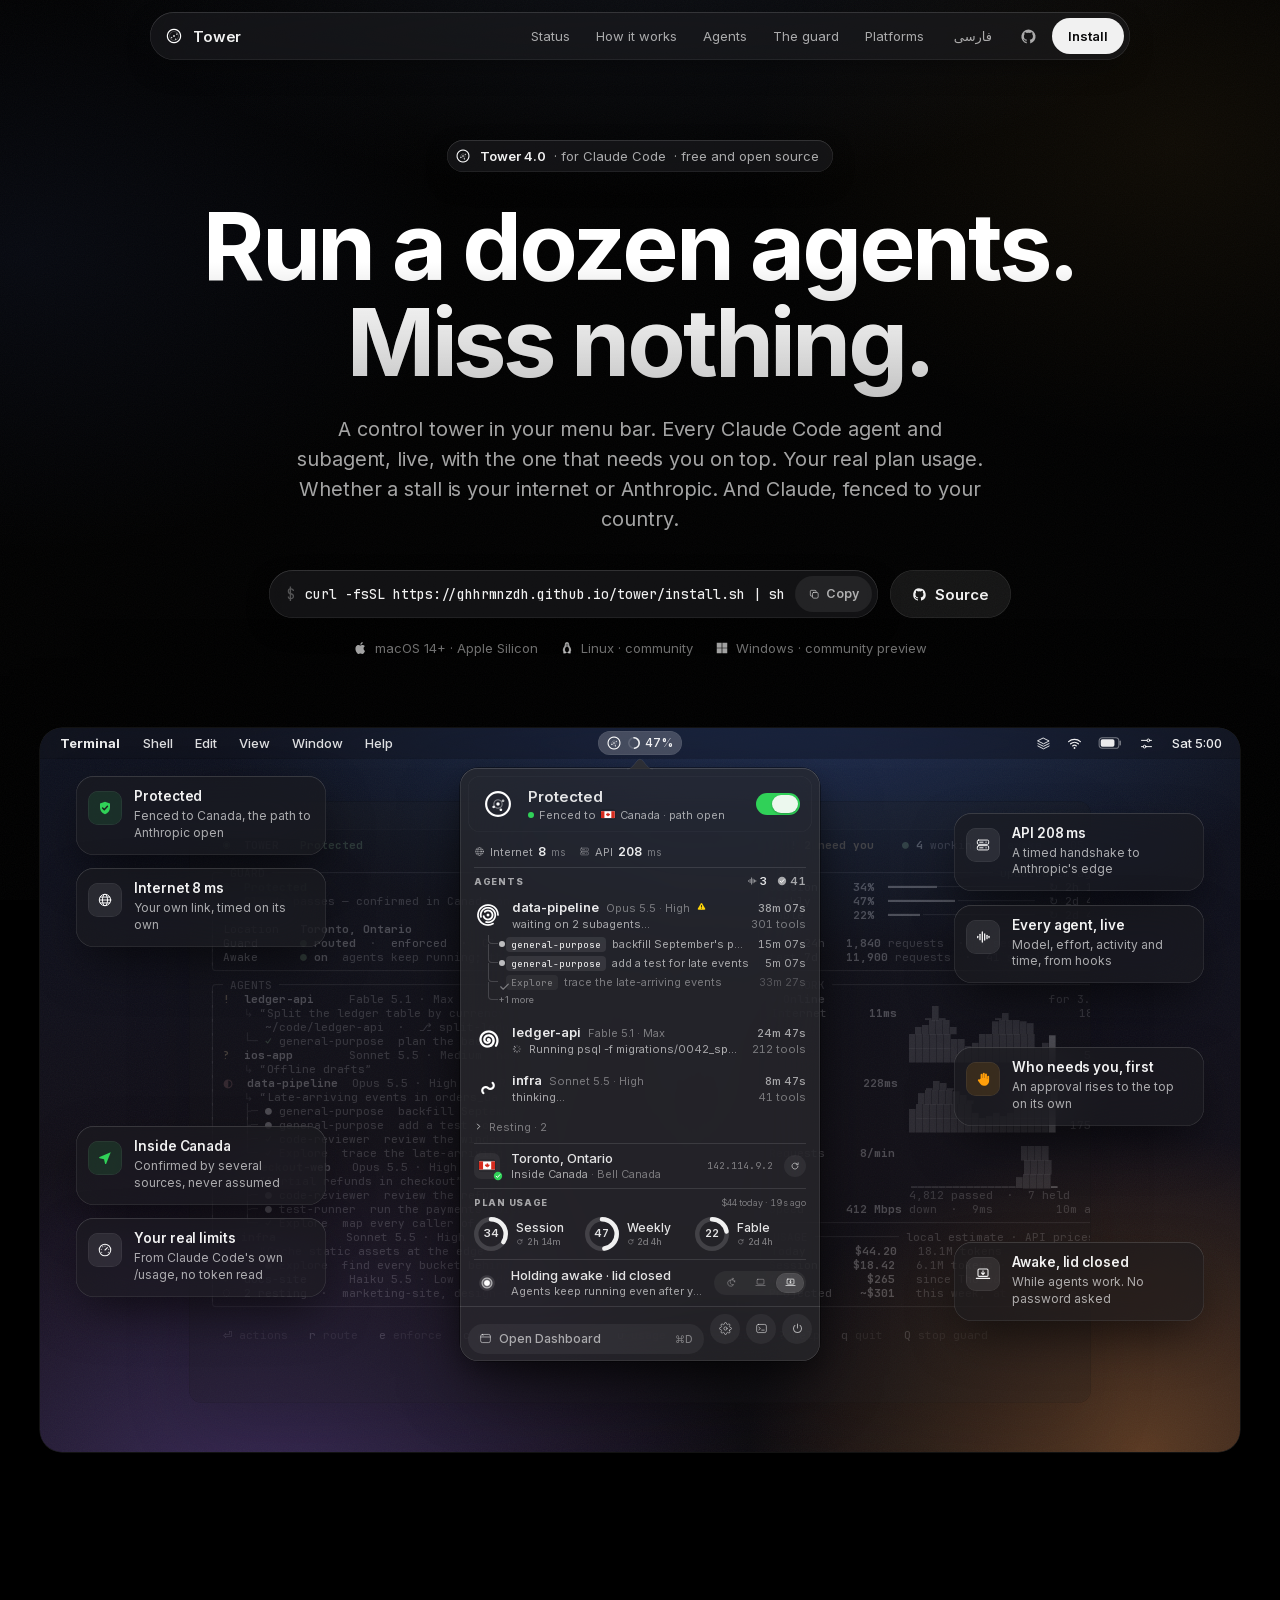
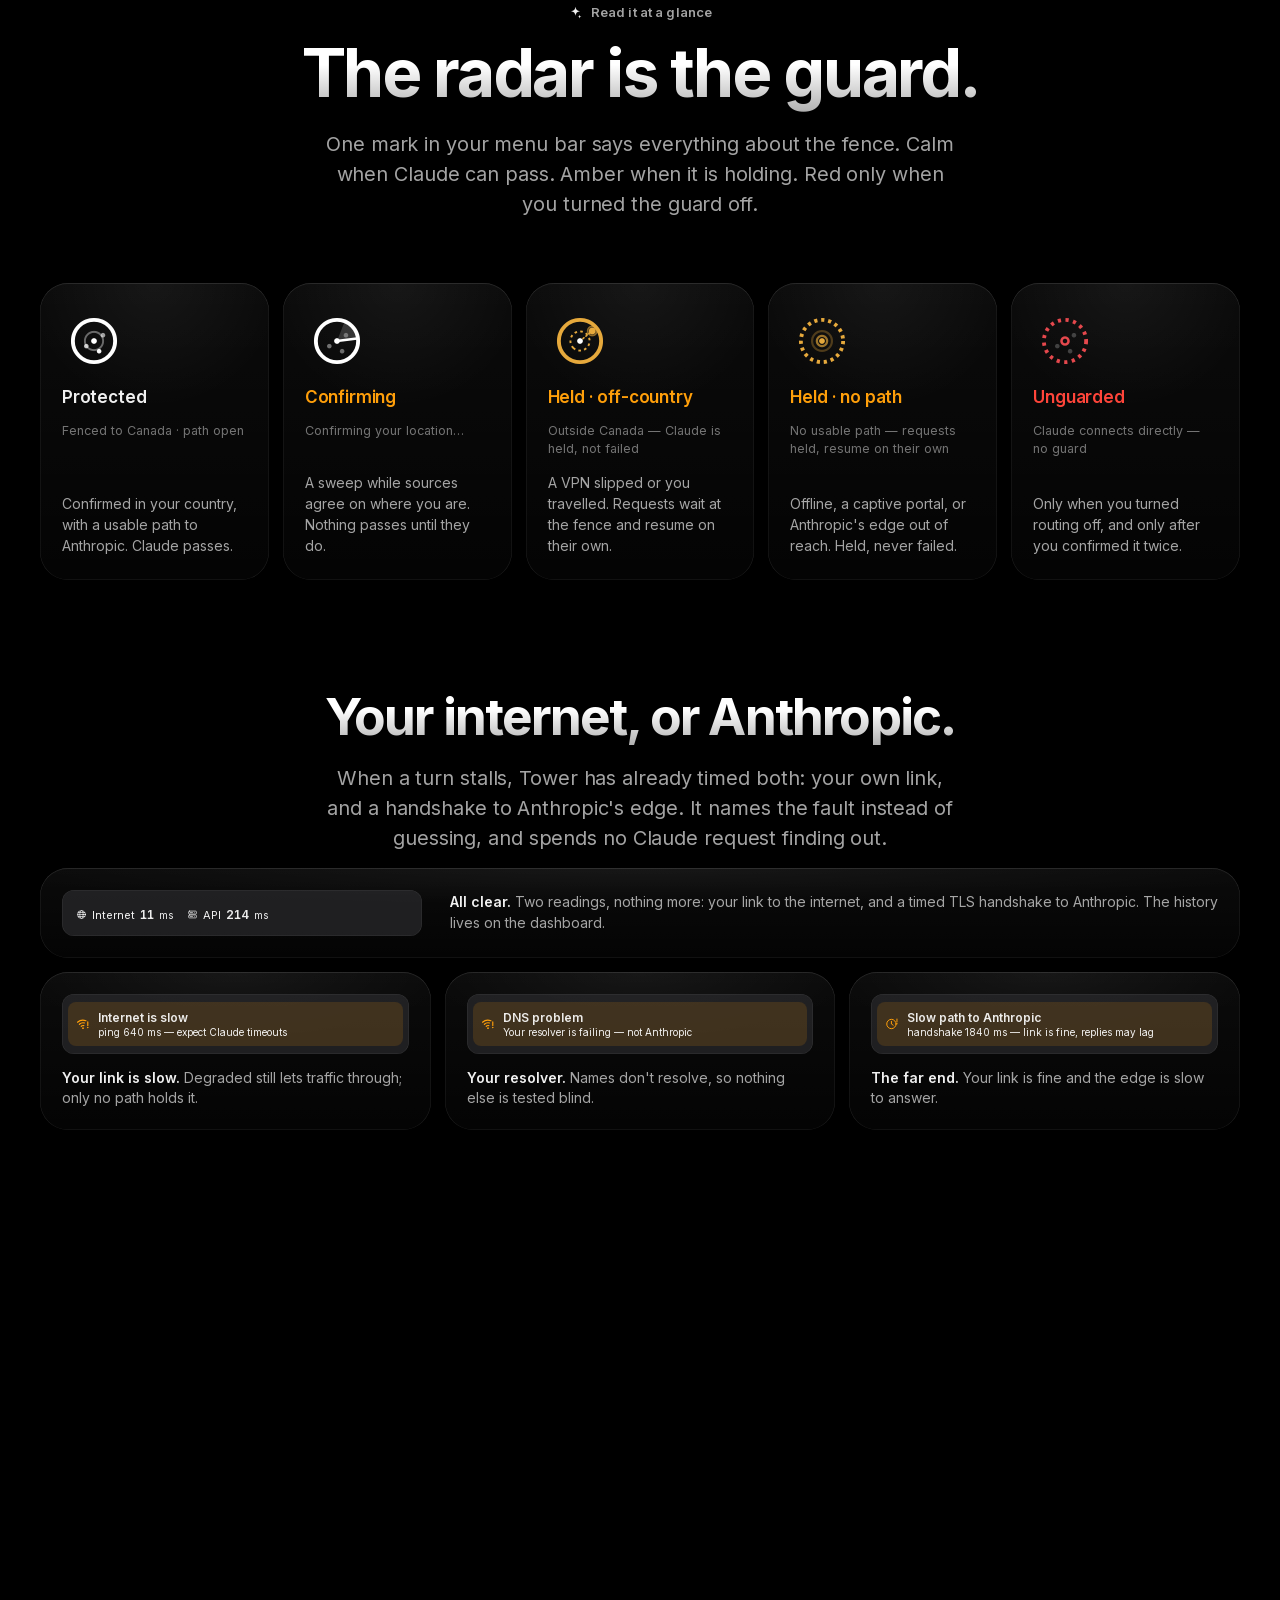
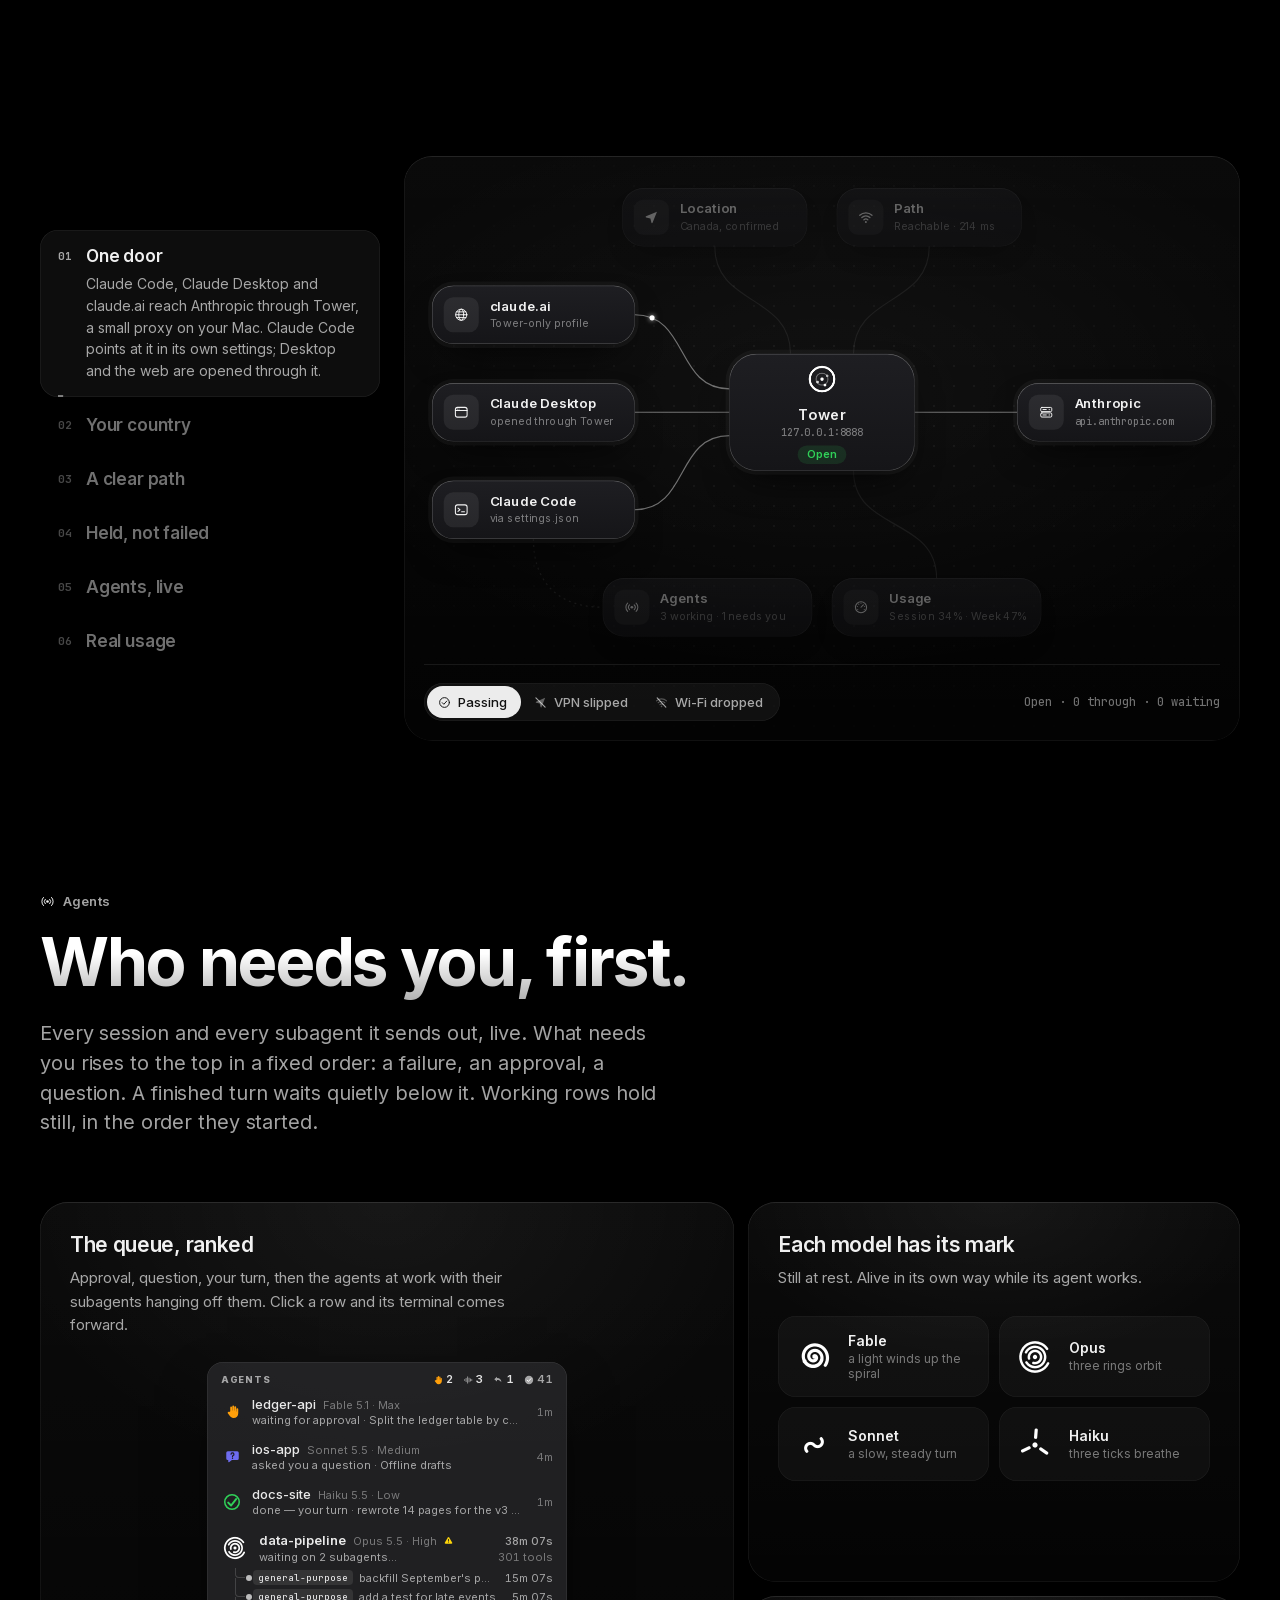
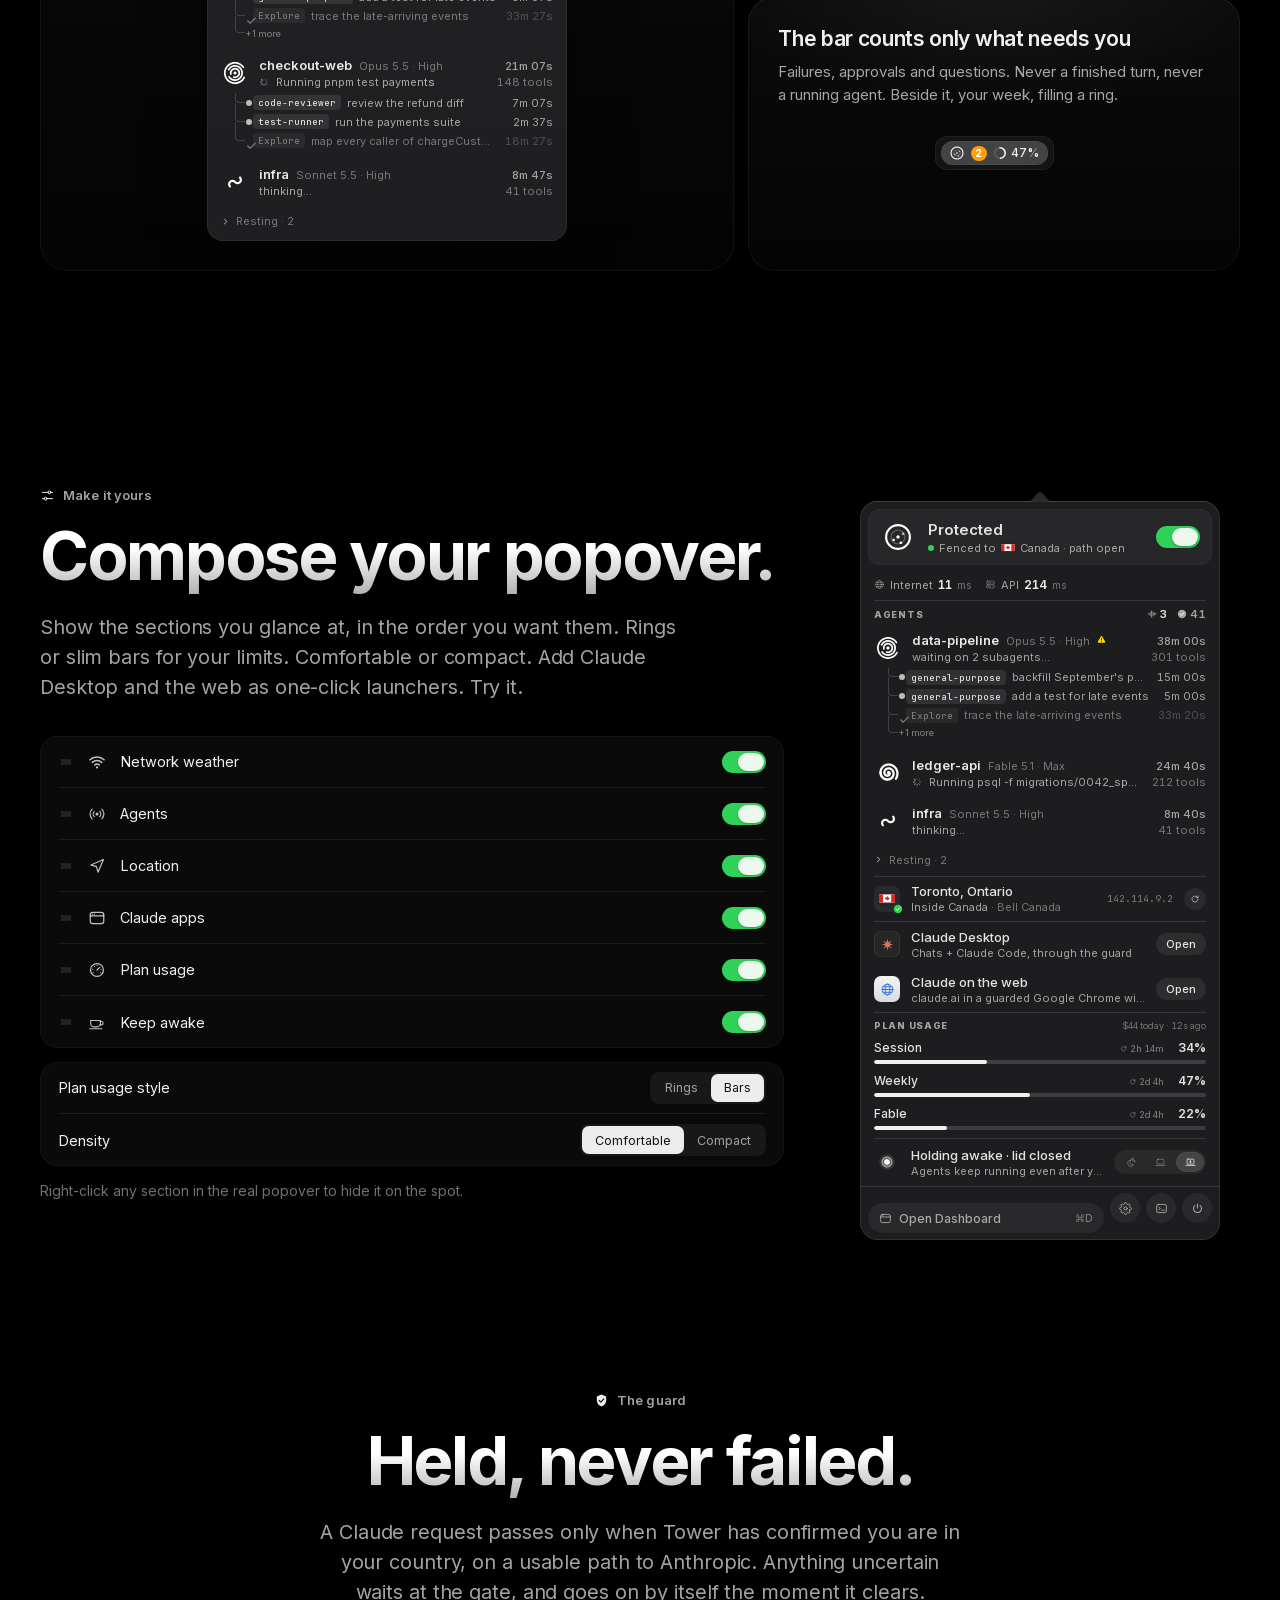
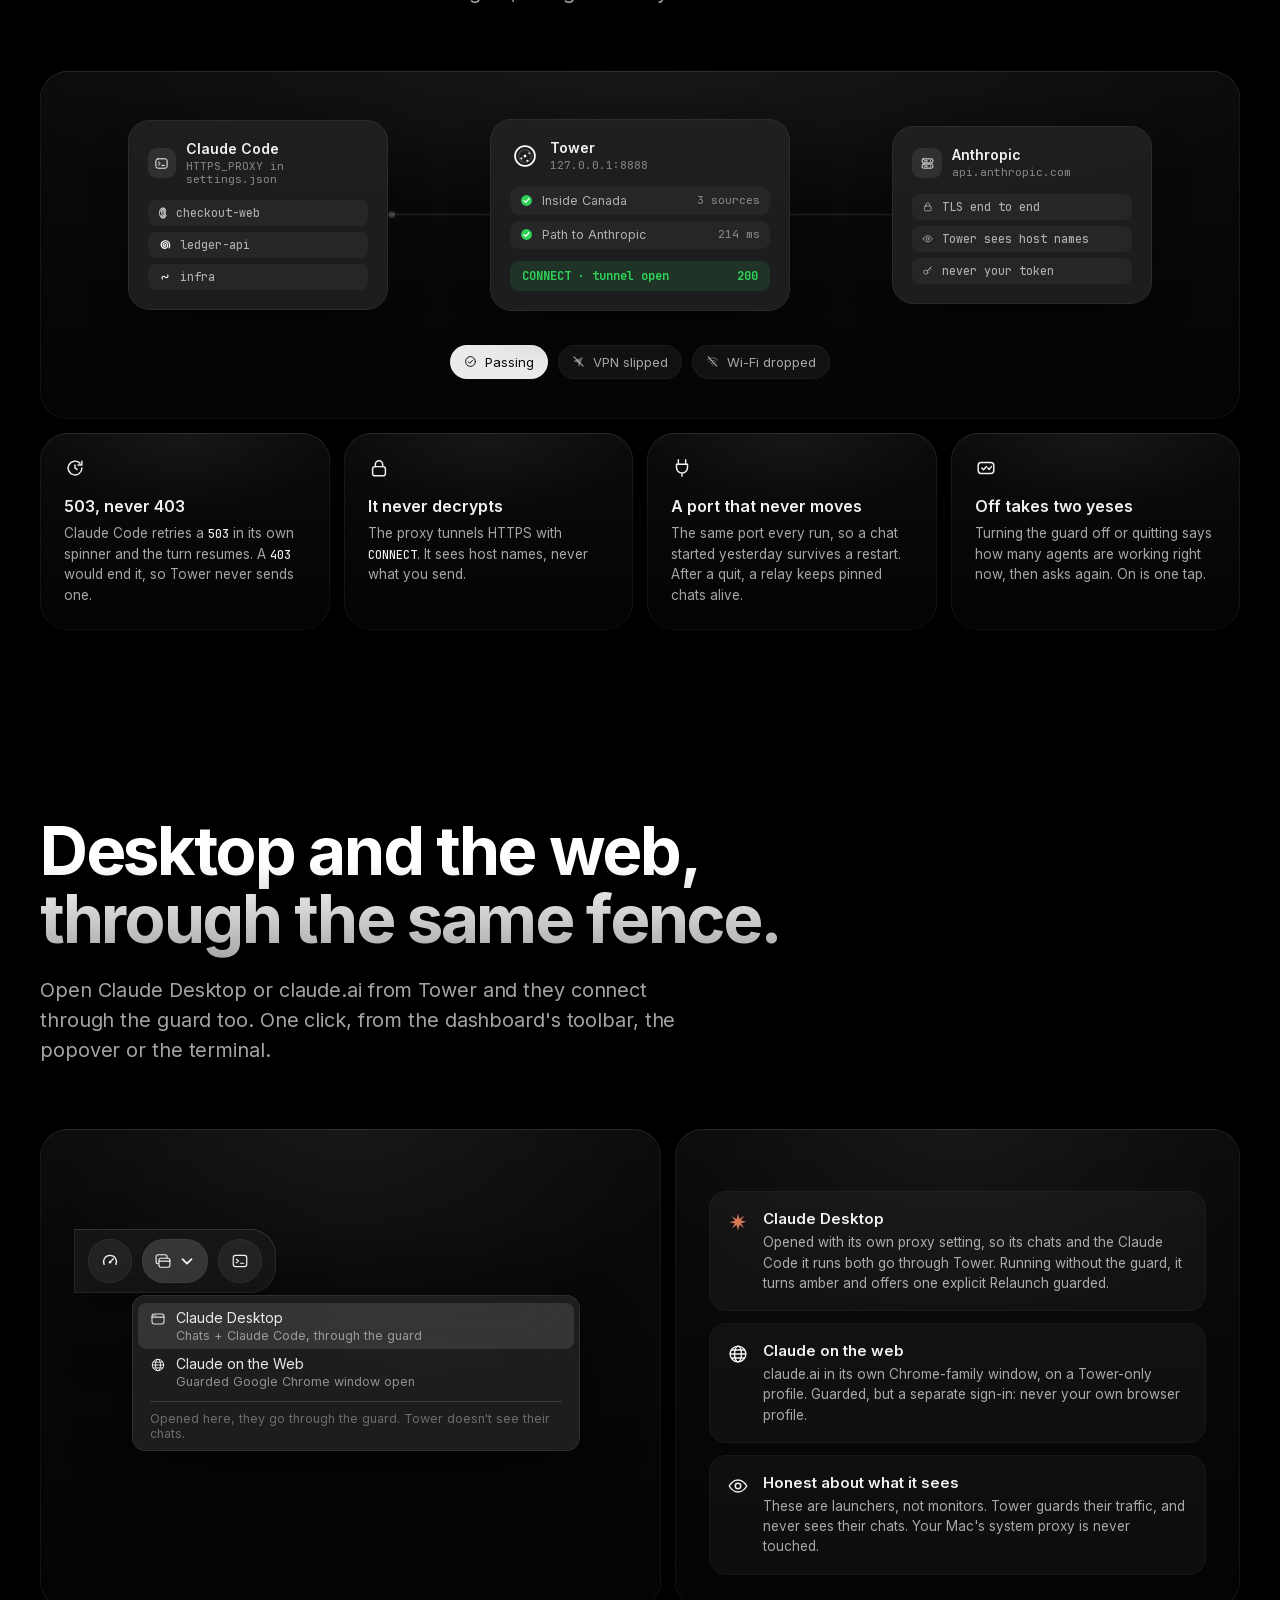
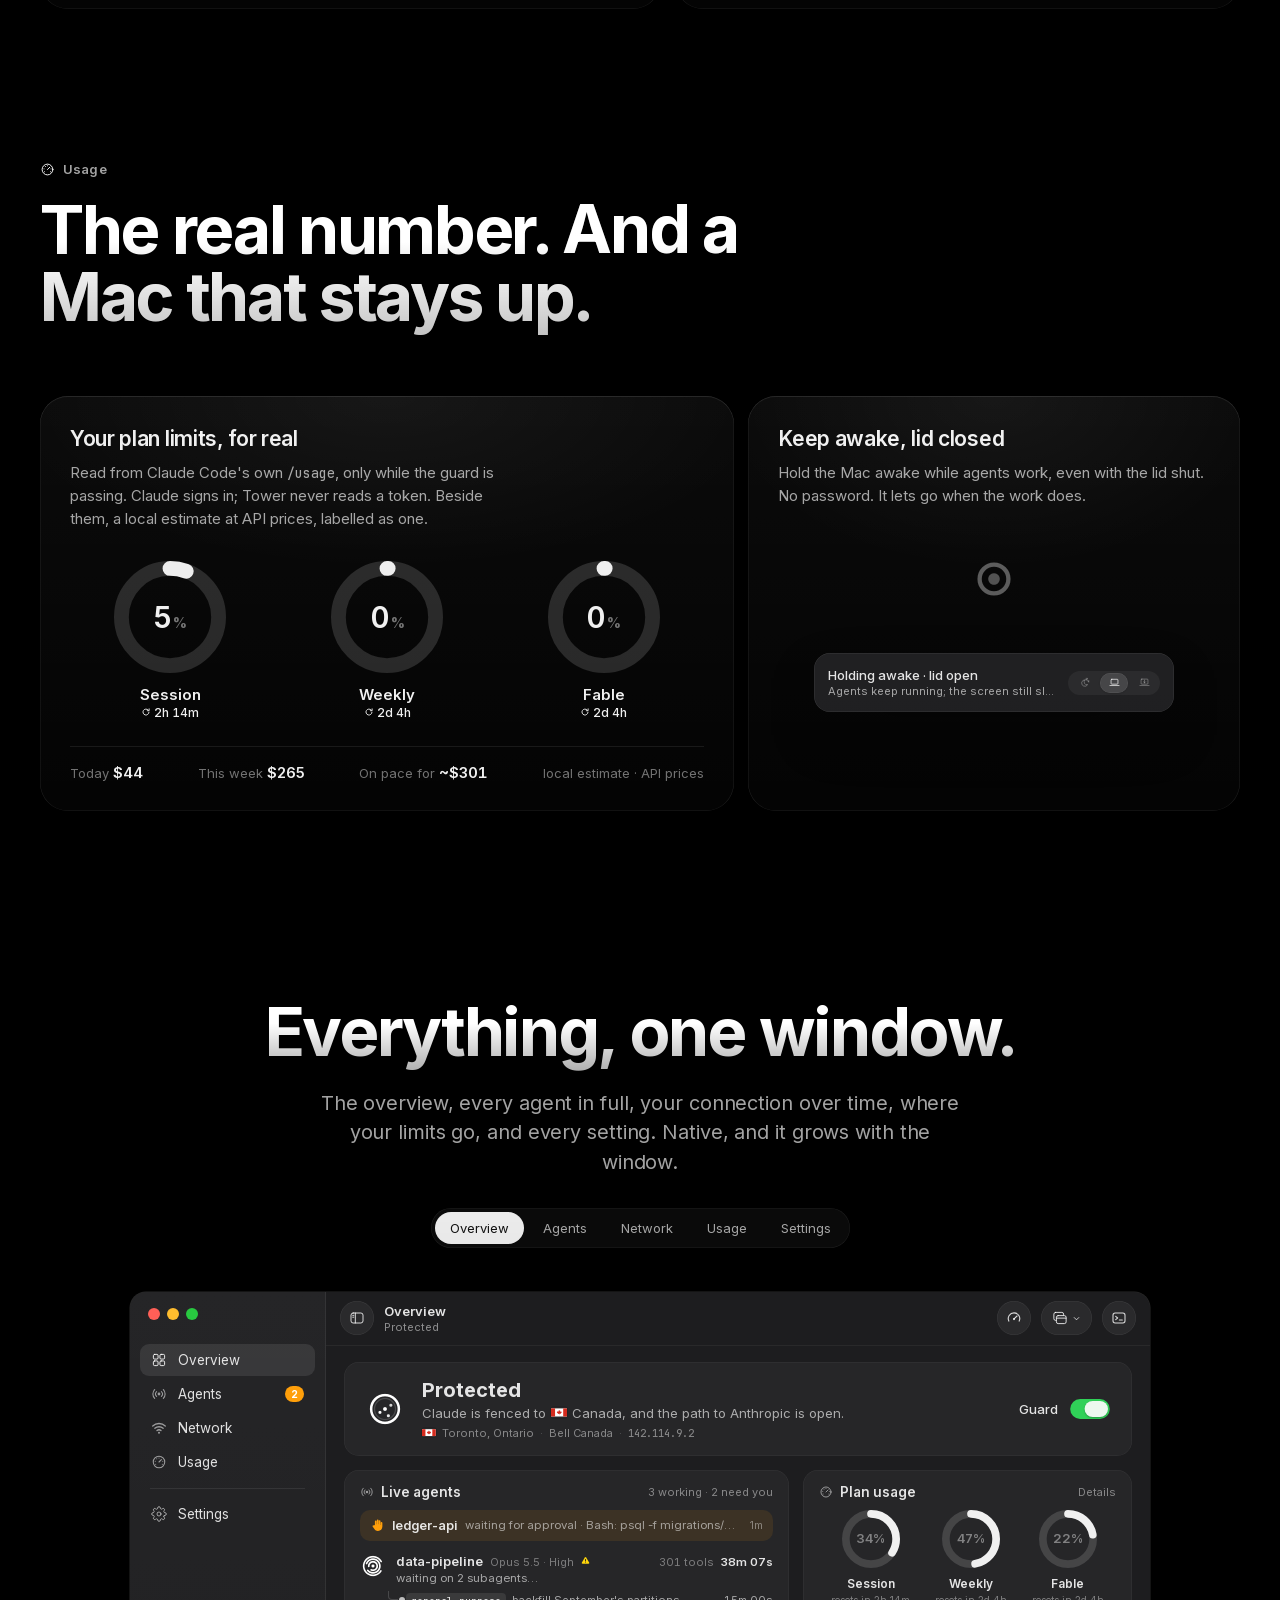
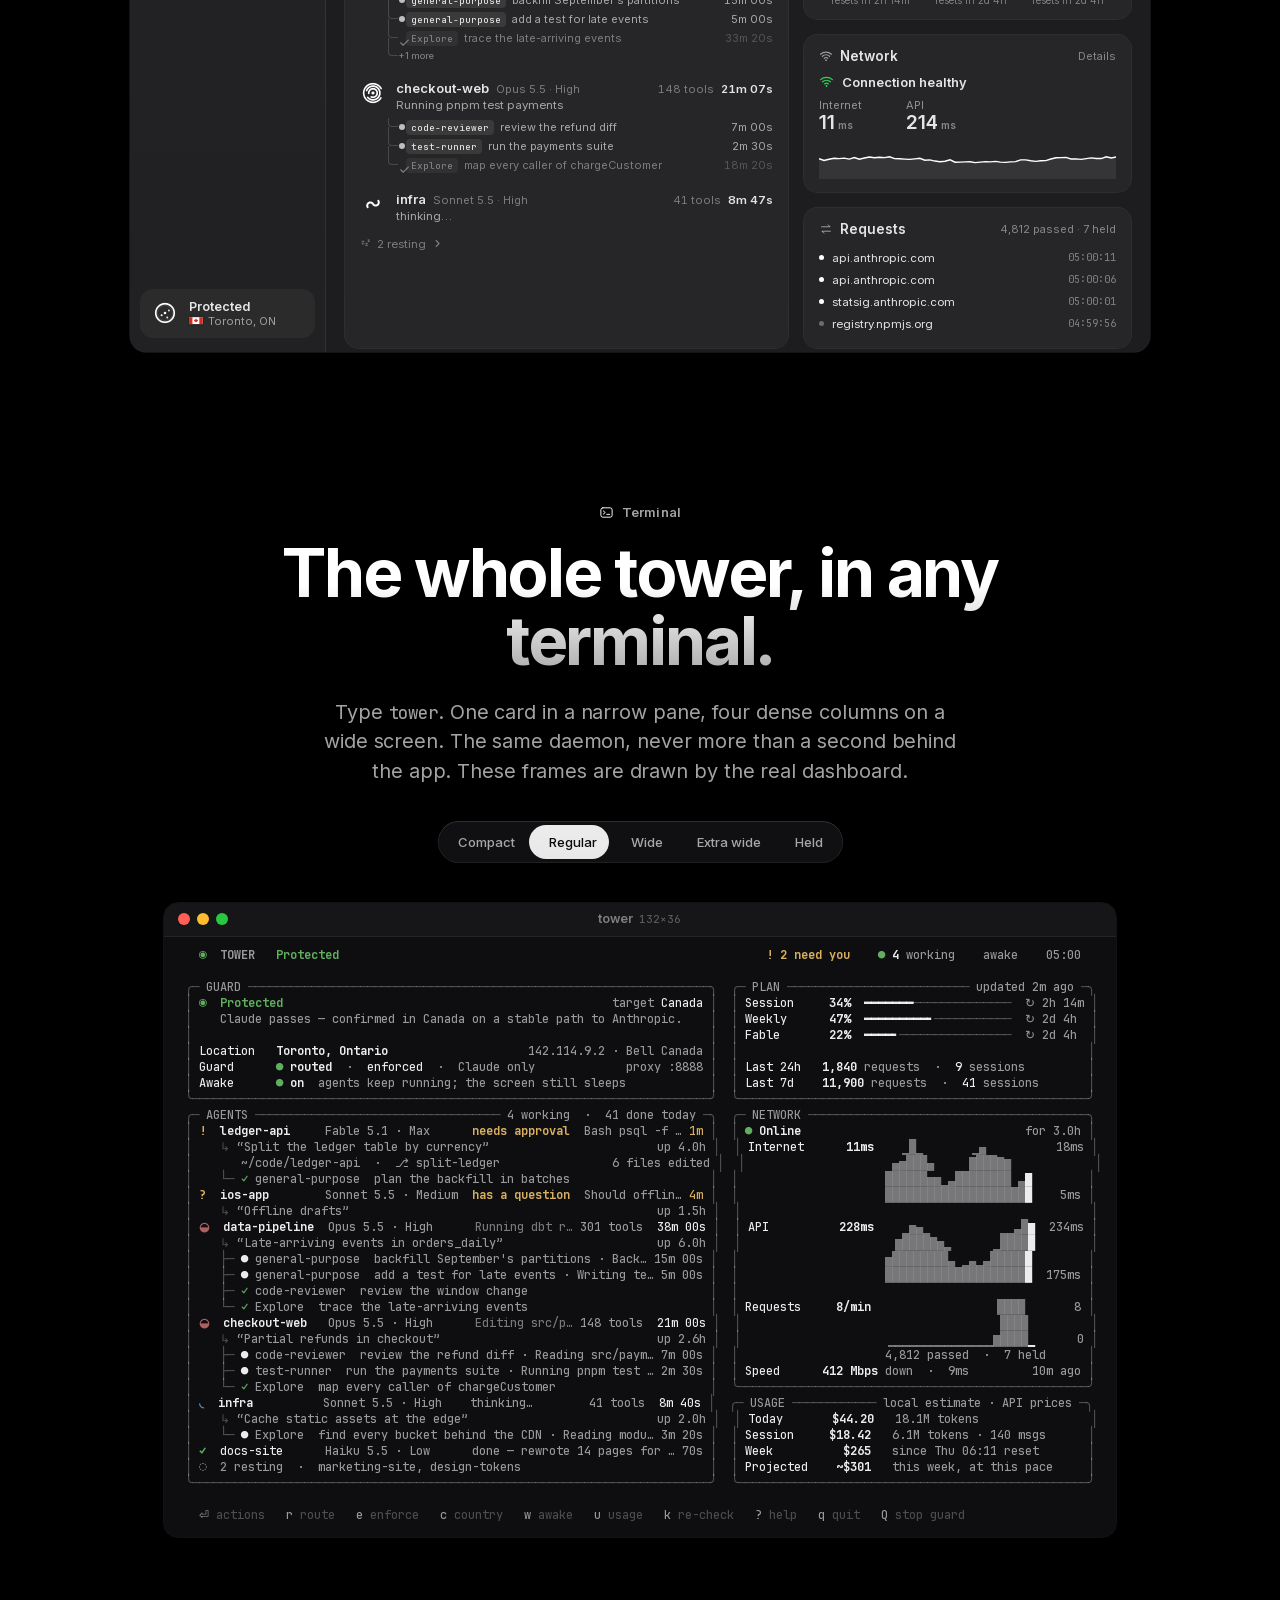
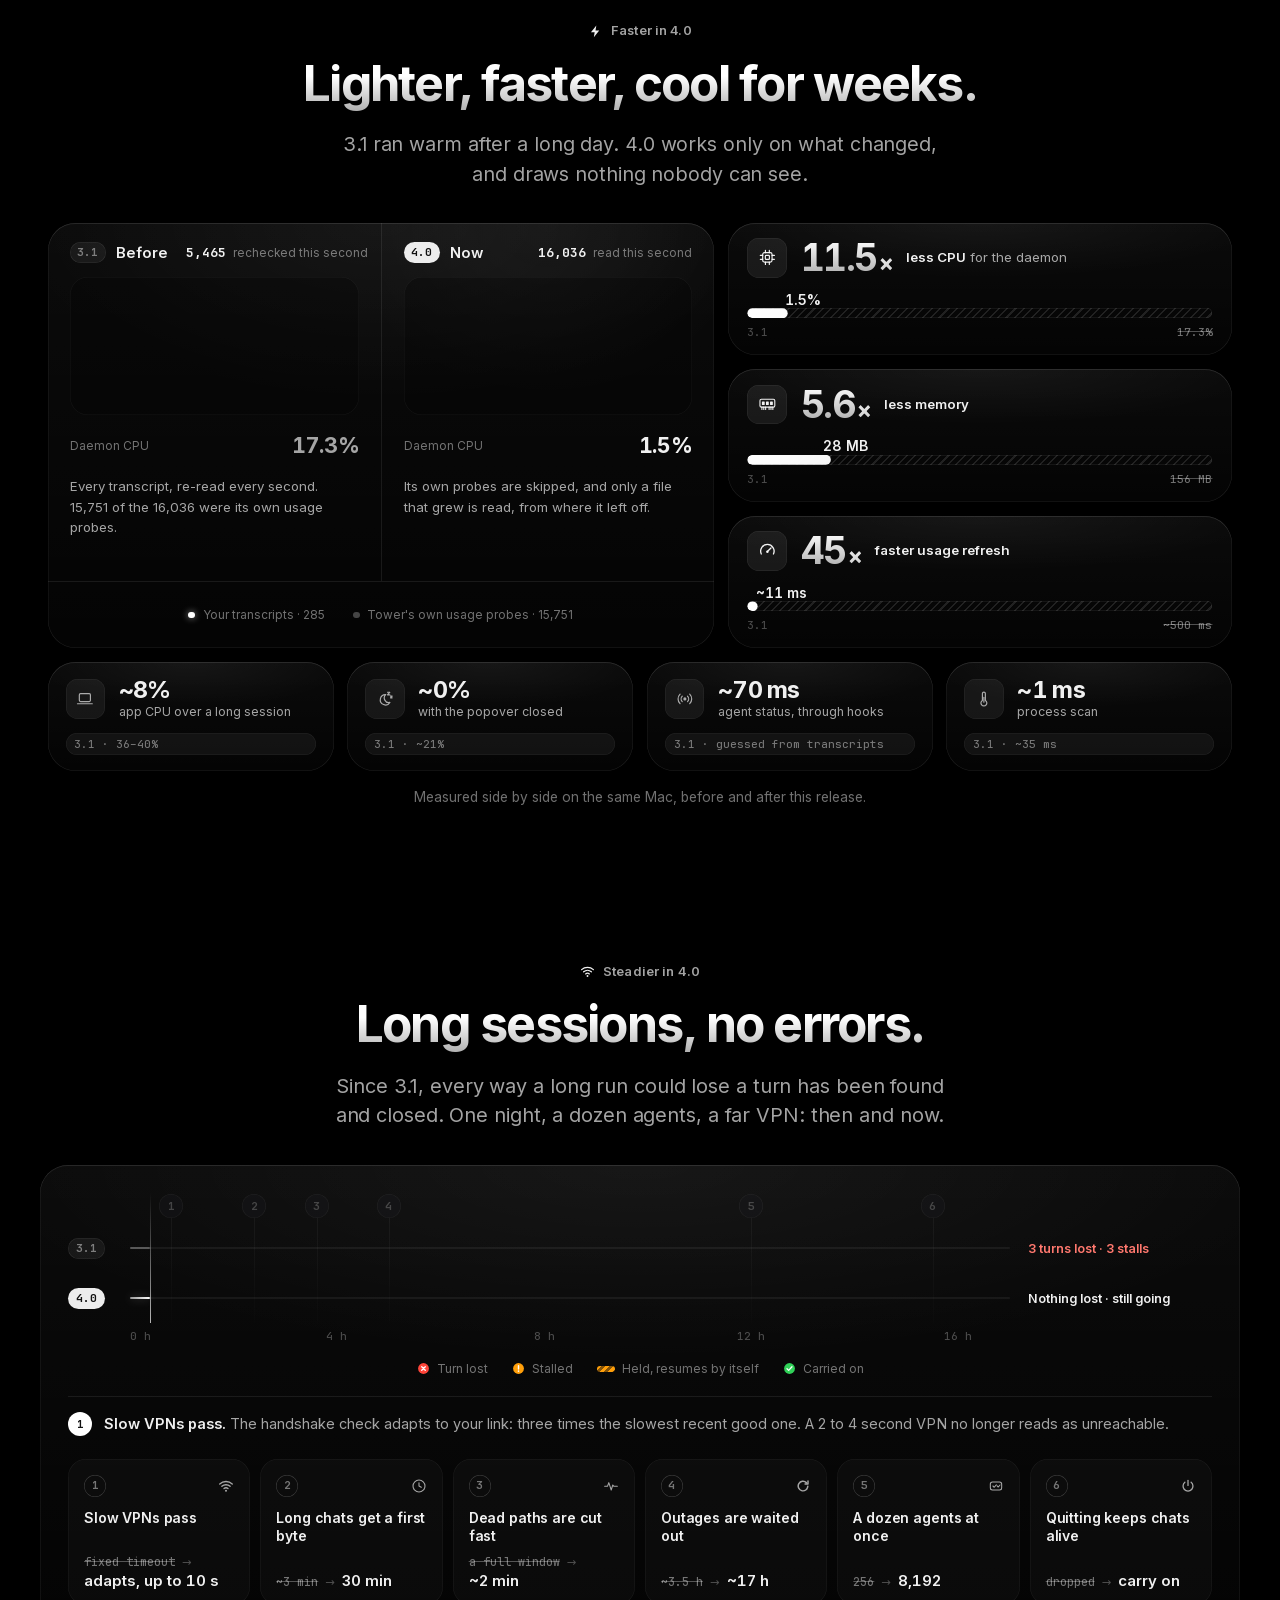
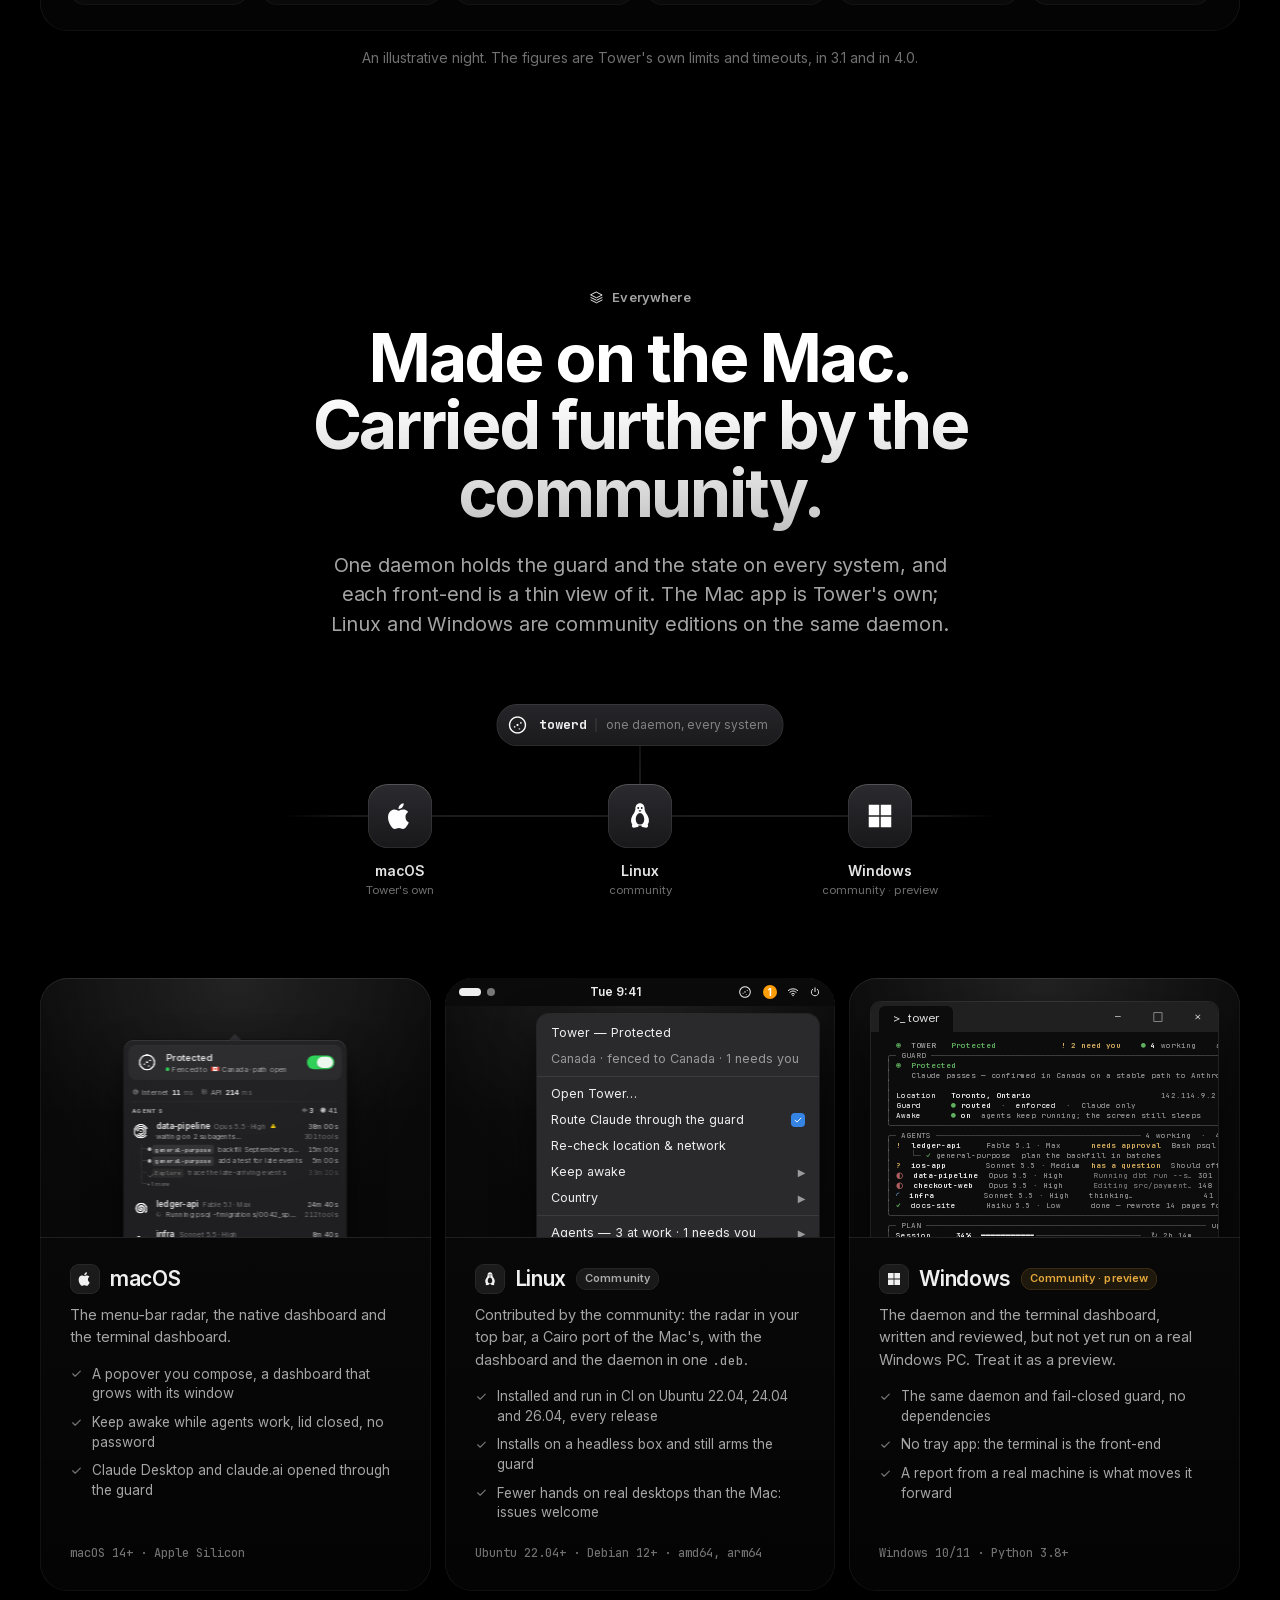
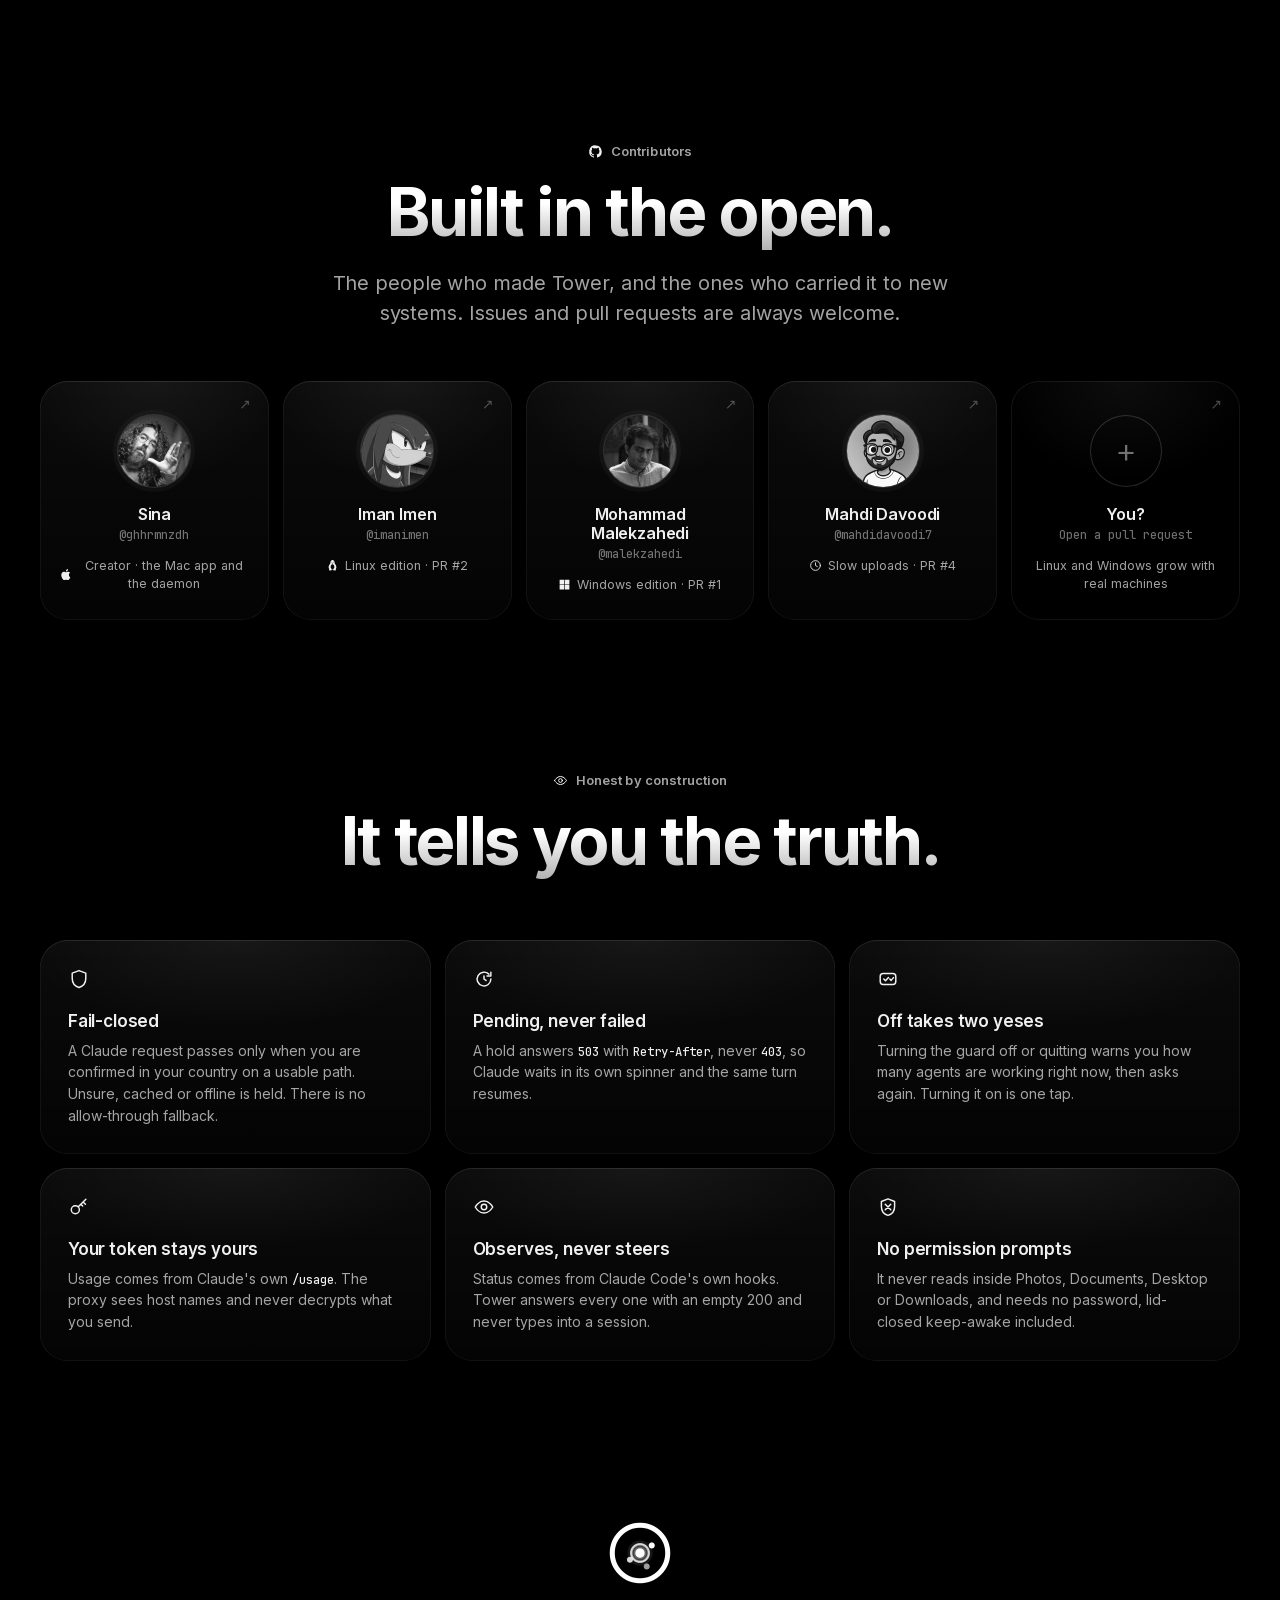
<file: index.html>
<!doctype html>
<html lang="en" dir="ltr">
<head>
<!-- Tower: one page, no third-party origin. app.css and app.js are shared with
     fa/index.html and og.html; every app surface on the page is ported from
     src/ (see README.md). The terminal frames are composed by the real
     src/tower-tui.py and spliced into #tuiData by tools/tui-frames.py. -->
<meta charset="utf-8">
<meta name="viewport" content="width=device-width, initial-scale=1, viewport-fit=cover">
<title>Tower · A control tower for your Claude Code agents · macOS, Linux, Windows</title>
<meta name="description" content="Free, open-source agent monitor for Claude Code: every agent and subagent live, a needs-you queue, real plan usage, network fault isolation, and a fail-closed country guard. A menu bar app and native dashboard for macOS, with community editions for Linux and Windows.">
<link rel="canonical" href="https://ghhrmnzdh.github.io/tower/">
<link rel="alternate" hreflang="en" href="https://ghhrmnzdh.github.io/tower/">
<link rel="alternate" hreflang="fa" href="https://ghhrmnzdh.github.io/tower/fa/">
<link rel="alternate" hreflang="x-default" href="https://ghhrmnzdh.github.io/tower/">
<meta name="color-scheme" content="dark">
<meta name="theme-color" content="#000000">
<meta property="og:type" content="website">
<meta property="og:site_name" content="Tower">
<meta property="og:url" content="https://ghhrmnzdh.github.io/tower/">
<meta property="og:title" content="Tower · a control tower for your Claude Code agents">
<meta property="og:description" content="Every Claude Code agent and subagent, live. Who needs you, first. Real plan usage. Your internet or Anthropic, named. Claude fenced to your country, fail-closed.">
<meta property="og:image" content="https://ghhrmnzdh.github.io/tower/og.png">
<meta property="og:image:width" content="1200">
<meta property="og:image:height" content="630">
<meta property="og:image:alt" content="Tower's menu bar popover on a Mac: Protected, fenced to Canada, internet and API latency, three Claude Code agents with their subagents, plan usage rings and keep awake.">
<meta property="og:video" content="https://ghhrmnzdh.github.io/tower/og.mp4">
<meta property="og:video:secure_url" content="https://ghhrmnzdh.github.io/tower/og.mp4">
<meta property="og:video:type" content="video/mp4">
<meta property="og:video:width" content="1200">
<meta property="og:video:height" content="630">
<meta property="og:locale" content="en_US">
<meta name="twitter:card" content="summary_large_image">
<meta name="twitter:title" content="Tower · a control tower for your Claude Code agents">
<meta name="twitter:description" content="Every Claude Code agent and subagent, live. Who needs you, first. Real plan usage. Claude fenced to your country, fail-closed.">
<meta name="twitter:image" content="https://ghhrmnzdh.github.io/tower/og.png">
<link rel="icon" href="favicon.svg" type="image/svg+xml">
<link rel="apple-touch-icon" href="apple-touch-icon.png">
<link rel="preload" href="fonts/jetbrainsmono-500.woff2" as="font" type="font/woff2" crossorigin>
<link rel="stylesheet" href="app.css">
<script type="application/ld+json">
{
  "@context": "https://schema.org",
  "@type": "SoftwareApplication",
  "name": "Tower",
  "applicationCategory": "DeveloperApplication",
  "operatingSystem": "macOS 14 or later (Apple Silicon); Linux community edition (Ubuntu 22.04 to 26.04, Debian 12 or later); Windows community preview (terminal dashboard)",
  "offers": { "@type": "Offer", "price": "0", "priceCurrency": "USD" },
  "url": "https://ghhrmnzdh.github.io/tower/",
  "image": "https://ghhrmnzdh.github.io/tower/og.png",
  "downloadUrl": "https://github.com/ghhrmnzdh/tower/releases/latest",
  "softwareRequirements": "Claude Code; Python 3.8 or later at runtime",
  "description": "A control tower for Claude Code agents: a menu bar app and native dashboard for macOS, a top-bar radar for Linux, and a terminal dashboard everywhere. It monitors every agent and subagent, ranks what needs you, mirrors real plan usage from claude /usage, isolates network faults, and pins Claude to a country with a fail-closed local proxy.",
  "featureList": [
    "Every Claude Code agent and subagent, live: model, effort, activity, tools, time",
    "A needs-you queue: failed, needs approval, asking, then done",
    "Same-repo and same-file collision warnings between agents",
    "Real plan usage mirrored from claude -p /usage, plus a labelled local estimate",
    "Network fault isolation: your connection, or Anthropic",
    "A fail-closed country guard: held requests are pending, never failed",
    "Keep the machine awake while agents work, lid closed included",
    "Open Claude Desktop and claude.ai through the guard"
  ],
  "sameAs": ["https://github.com/ghhrmnzdh/tower"]
}
</script>
<script type="application/ld+json">
{
  "@context": "https://schema.org",
  "@type": "FAQPage",
  "mainEntity": [
    {"@type":"Question","name":"Does Tower read my Anthropic token or my traffic?","acceptedAnswer":{"@type":"Answer","text":"No. Plan usage is mirrored from Claude Code's own claude -p /usage, so Claude does its own sign-in and Tower never reads a token. The proxy tunnels HTTPS with CONNECT: it sees host names, and never decrypts what you send."}},
    {"@type":"Question","name":"How does Tower pin Claude Code to a country?","acceptedAnswer":{"@type":"Answer","text":"It runs a small local proxy and points Claude Code at it through the env block of ~/.claude/settings.json, never through your shell. A Claude request passes only when you are confirmed inside your country on a usable path to Anthropic. Otherwise it is held for a moment and answered 503 with Retry-After, so Claude waits in its own retry spinner and resumes on its own."}},
    {"@type":"Question","name":"How does Tower know what each agent is doing?","acceptedAnswer":{"@type":"Answer","text":"Through Claude Code's own hooks. Tower adds observation-only HTTP hooks next to its routing entry in settings.json, leaves your own hooks alone, and removes its entries on every exit. The endpoint always answers an empty 200: it never blocks, decides or types anything for an agent."}},
    {"@type":"Question","name":"What happens if Tower quits or crashes?","acceptedAnswer":{"@type":"Answer","text":"Quitting removes the proxy from settings.json first, so new Claude sessions connect directly. Chats already pinned to the proxy keep working through a pass-through relay until they exit, and the next Tower reclaims the same port. Turning the guard off or quitting is confirmed twice."}},
    {"@type":"Question","name":"Is Tower free? Does it run on Linux and Windows?","acceptedAnswer":{"@type":"Answer","text":"Tower is free and open source. On macOS 14 or later (Apple Silicon) it is a menu bar app, a native dashboard and a terminal dashboard. Linux and Windows are community editions. On Ubuntu 22.04 to 26.04 and Debian, one .deb carries the daemon, the terminal dashboard and a radar in the top bar, and it is installed and run in CI on every release. On Windows 10/11 the daemon and the terminal dashboard are a preview: written and reviewed, but not yet run on a real Windows PC."}}
  ]
}
</script>
</head>
<body>
<div class="ground" aria-hidden="true"></div>

<nav class="nav glass" aria-label="Tower">
  <a class="brand" href="#top"><span class="mk" data-mark-nav></span>Tower</a>
  <span class="links"><a href="#glance">Status</a><a href="#how">How it works</a><a href="#agents">Agents</a><a href="#guard">The guard</a><a href="#everywhere">Platforms</a></span>
  <a class="lang" href="fa/" hreflang="fa" lang="fa">فارسی</a>
  <a class="gh" href="https://github.com/ghhrmnzdh/tower" aria-label="Source on GitHub" data-sf="github"></a>
  <a class="btn" href="#install">Install</a>
</nav>

<main>
<!-- ═════════════ the opening ═════════════ -->
<section class="hero" id="top">
  <div class="wrap">
    <span class="pill glass rv"><span class="mk" data-radar="clear"></span><b>Tower 4.0</b> · for Claude Code<span class="x"> · free and open source</span></span>
    <h1 class="rv d1">Run a dozen agents.<br><span class="dim">Miss nothing.</span></h1>
    <p class="lede rv d2">A control tower in your menu bar. Every Claude Code agent and subagent, live, with the one that needs you on top. Your real plan usage. Whether a stall is your internet or Anthropic. And Claude, fenced to your country.</p>
    <div class="cta rv d3">
      <div class="cmd glass" data-copy="curl -fsSL https://ghhrmnzdh.github.io/tower/install.sh | sh"><span class="p">$</span><code>curl -fsSL https://ghhrmnzdh.github.io/tower/install.sh | sh</code><button class="cp" type="button" aria-label="Copy the install command"><span class="cc" data-sf="copy"></span><span class="ok" data-sf="check"></span><span>Copy</span></button></div>
      <a class="btn ghost lg" href="https://github.com/ghhrmnzdh/tower"><i data-sf="github"></i>Source</a>
    </div>
    <div class="meta rv d4"><span><i data-sf="macos"></i>macOS 14+ · Apple Silicon</span><span><i data-sf="tux"></i>Linux · community</span><span><i data-sf="windows"></i>Windows · community preview</span></div>
  </div>
  <div class="deskwrap rv d3"><div class="deskfit" id="deskFit"><div class="desk" id="desk" aria-hidden="true"></div></div></div>
  <p class="sr">A live replica of Tower's menu bar popover: Protected, fenced to Canada with the path open; internet and API latency; three agents at work with their subagents; Toronto, inside Canada; plan usage rings; and the Mac held awake with the lid closed.</p>
  <template id="callouts">
    <div class="co" data-to="hd" data-side="l">
      <div class="cv"><span class="ic g" data-sf="shield"></span><div><b>Protected</b><span>Fenced to Canada, the path to Anthropic open</span></div></div>
      <div class="cv"><span class="ic o" data-sf="locslash"></span><div><b>Outside your country</b><span>Claude is held at the fence, never failed</span></div></div>
      <div class="cv"><span class="ic o" data-sf="wifiex"></span><div><b>No usable path</b><span>Requests wait, then resume on their own</span></div></div>
    </div>
    <div class="co" data-to="int" data-side="l">
      <div class="cv"><span class="ic" data-sf="globe"></span><div><b>Internet <span class="v" data-live="int">11</span> ms</b><span>Your own link, timed on its own</span></div></div>
      <div class="cv"><span class="ic r" data-sf="wifislash"></span><div><b>Your internet is offline</b><span>The fault is on your side, not Anthropic</span></div></div>
    </div>
    <div class="co" data-to="location" data-side="l">
      <div class="cv"><span class="ic g" data-sf="loc"></span><div><b>Inside Canada</b><span>Confirmed by several sources, never assumed</span></div></div>
      <div class="cv"><span class="ic o" data-sf="locslash"></span><div><b>A VPN slipped</b><span>Off-country for a moment, so Claude waits</span></div></div>
      <div class="cv"><span class="ic o" data-sf="locslash"></span><div><b>Location unknown</b><span>Unconfirmed is held, never let through</span></div></div>
    </div>
    <div class="co" data-to="plan" data-side="l">
      <div class="cv"><span class="ic" data-sf="gauge"></span><div><b>Your real limits</b><span>From Claude Code's own /usage, no token read</span></div></div>
    </div>
    <div class="co" data-to="api" data-side="r">
      <div class="cv"><span class="ic" data-sf="rack"></span><div><b>API <span class="v" data-live="api">214</span> ms</b><span>A timed handshake to Anthropic's edge</span></div></div>
      <div class="cv"><span class="ic o" data-sf="hold"></span><div><b>Held, not failed</b><span>503 and Retry-After, so the turn resumes</span></div></div>
    </div>
    <div class="co" data-to="agents" data-side="r">
      <div class="cv"><span class="ic" data-sf="wave"></span><div><b>Every agent, live</b><span>Model, effort, activity and time, from hooks</span></div></div>
    </div>
    <div class="co" data-to="agents2" data-side="r">
      <div class="cv"><span class="ic o" data-sf="hand"></span><div><b>Who needs you, first</b><span>An approval rises to the top on its own</span></div></div>
    </div>
    <div class="co" data-to="keepawake" data-side="r">
      <div class="cv"><span class="ic" data-sf="laptopdown"></span><div><b>Awake, lid closed</b><span>While agents work. No password asked</span></div></div>
    </div>
  </template>
</section>

<!-- ═════════════ at a glance ═════════════ -->
<section id="glance">
  <div class="wrap">
    <div class="head c"><span class="kicker rv"><i data-sf="sparkle"></i>Read it at a glance</span>
      <h2 class="rv d1">The radar is the guard.</h2>
      <p class="lede rv d2">One mark in your menu bar says everything about the fence. Calm when Claude can pass. Amber when it is holding. Red only when you turned the guard off.</p></div>
    <div class="legend">
      <article class="card st rv"><span class="big" data-radar="clear"></span><span class="nm">Protected</span><span class="ln">Fenced to Canada · path open</span><p>Confirmed in your country, with a usable path to Anthropic. Claude passes.</p></article>
      <article class="card st rv d1"><span class="big" data-radar="verify"></span><span class="nm am">Confirming</span><span class="ln">Confirming your location…</span><p>A sweep while sources agree on where you are. Nothing passes until they do.</p></article>
      <article class="card st rv d2"><span class="big" data-radar="holdGeo"></span><span class="nm am">Held · off-country</span><span class="ln">Outside Canada — Claude is held, not failed</span><p>A VPN slipped or you travelled. Requests wait at the fence and resume on their own.</p></article>
      <article class="card st rv d3"><span class="big" data-radar="holdNet"></span><span class="nm am">Held · no path</span><span class="ln">No usable path — requests held, resume on their own</span><p>Offline, a captive portal, or Anthropic's edge out of reach. Held, never failed.</p></article>
      <article class="card st rv d4"><span class="big" data-radar="off"></span><span class="nm rd">Unguarded</span><span class="ln">Claude connects directly — no guard</span><p>Only when you turned routing off, and only after you confirmed it twice.</p></article>
    </div>
    <div class="head c" style="margin-top:110px"><h2 class="rv" style="font-size:clamp(32px,4vw,52px)">Your internet, or Anthropic.</h2>
      <p class="lede rv d1">When a turn stalls, Tower has already timed both: your own link, and a handshake to Anthropic's edge. It names the fault instead of guessing, and spends no Claude request finding out.</p></div>
    <div class="wx">
      <div class="card span rv"><div class="rep"><div class="pv-net"><span class="rg"><i data-sf="globe"></i><span class="l">Internet</span><span class="v">11</span><span class="u">ms</span></span><span class="rg"><i data-sf="rack"></i><span class="l">API</span><span class="v">214</span><span class="u">ms</span></span></div></div>
        <div class="who"><div><b>All clear.</b> Two readings, nothing more: your link to the internet, and a timed TLS handshake to Anthropic. The history lives on the dashboard.</div></div></div>
      <div class="card rv d1"><div class="rep"><div class="pv-ban or"><i data-sf="wifiex"></i><div><b>Internet is slow</b><span>ping 640 ms — expect Claude timeouts</span></div></div></div><div class="who"><div><b>Your link is slow.</b> Degraded still lets traffic through; only no path holds it.</div></div></div>
      <div class="card rv d2"><div class="rep"><div class="pv-ban or"><i data-sf="wifiex"></i><div><b>DNS problem</b><span>Your resolver is failing — not Anthropic</span></div></div></div><div class="who"><div><b>Your resolver.</b> Names don't resolve, so nothing else is tested blind.</div></div></div>
      <div class="card rv d3"><div class="rep"><div class="pv-ban or"><i data-sf="clockex"></i><div><b>Slow path to Anthropic</b><span>handshake 1840 ms — link is fine, replies may lag</span></div></div></div><div class="who"><div><b>The far end.</b> Your link is fine and the edge is slow to answer.</div></div></div>
      <div class="card rv d1"><div class="rep"><div class="pv-ban or"><i data-sf="cloudx"></i><div><b>Anthropic API unreachable</b><span>Your internet is fine (11 ms)</span></div></div></div><div class="who"><div><b>Anthropic, not you.</b> Requests are held until the edge answers again.</div></div></div>
      <div class="card rv d2"><div class="rep"><div class="pv-ban rd"><i data-sf="wifiex"></i><div><b>Wi-Fi login required</b><span>Open a browser to sign in to this network</span></div></div></div><div class="who"><div><b>A captive portal.</b> The hotel Wi-Fi wants a sign-in before anything leaves.</div></div></div>
      <div class="card rv d3"><div class="rep"><div class="pv-ban rd"><i data-sf="wifislash"></i><div><b>Your internet is offline</b><span>Claude errors are local — not Anthropic</span></div></div></div><div class="who"><div><b>Offline.</b> Claude's errors are yours to fix, and it says so plainly.</div></div></div>
    </div>
  </div>
</section>

<!-- ═════════════ how it works ═════════════ -->
<section id="how">
  <div class="wrap">
    <div class="head c"><span class="kicker rv"><i data-sf="stack"></i>How it works</span>
      <h2 class="rv d1">One tower. Every Claude.</h2>
      <p class="lede rv d2">Claude Code, Claude Desktop and claude.ai all reach Anthropic through one small gate on your Mac. The gate lifts only while the tower has confirmed your country and the path is clear. Everything else you see is read off the same machine.</p></div>
    <div class="how rv d2" id="howMap">
      <div class="how-steps" role="tablist" aria-label="How Tower works, step by step">
        <button type="button" role="tab" class="on" aria-selected="true"><i>01</i><span><b>One door</b><p>Claude Code, Claude Desktop and claude.ai reach Anthropic through Tower, a small proxy on your Mac. Claude Code points at it in its own settings; Desktop and the web are opened through it.</p></span><u></u></button>
        <button type="button" role="tab" aria-selected="false"><i>02</i><span><b>Your country</b><p>A request passes only once several location sources agree you are inside your country. Unsure, cached or erroring counts as not yet.</p></span><u></u></button>
        <button type="button" role="tab" aria-selected="false"><i>03</i><span><b>A clear path</b><p>Tower also checks that Anthropic is reachable from where you are. Offline, a captive portal or an unreachable edge holds requests; a slow link still passes.</p></span><u></u></button>
        <button type="button" role="tab" aria-selected="false"><i>04</i><span><b>Held, not failed</b><p>When either check fails, requests wait at the gate. Claude shows its own retry spinner, and the same turn goes on by itself once it clears. Try a fault below.</p></span><u></u></button>
        <button type="button" role="tab" aria-selected="false"><i>05</i><span><b>Agents, live</b><p>Claude Code's own hooks tell Tower what every agent and subagent is doing, about 70 ms after it happens. Tower only listens; it never steers.</p></span><u></u></button>
        <button type="button" role="tab" aria-selected="false"><i>06</i><span><b>Real usage</b><p>Your plan limits come from Claude Code's own <code>/usage</code>, asked through the gate and only while it is open. Claude signs in; Tower never reads a token.</p></span><u></u></button>
      </div>
      <div class="card how-card">
        <p class="how-cap" aria-hidden="true"></p>
        <div class="how-stage"><div class="how-map" dir="ltr" data-s="pass">
          <svg class="how-wires" aria-hidden="true"></svg>
          <div class="hn" data-n="web"><span class="ic" data-sf="globe"></span><span class="tx"><b>claude.ai</b><small>Tower-only profile</small></span></div>
          <div class="hn" data-n="desk"><span class="ic" data-sf="macwin"></span><span class="tx"><b>Claude Desktop</b><small>opened through Tower</small></span></div>
          <div class="hn" data-n="code"><span class="ic" data-sf="term"></span><span class="tx"><b>Claude Code</b><small>via settings.json</small></span></div>
          <div class="hn" data-n="geo"><span class="ic" data-sf="loc"></span><span class="tx"><b>Location</b><small><span data-when="pass net">Canada, confirmed</span><span data-when="geo">Outside Canada</span></small></span></div>
          <div class="hn" data-n="net"><span class="ic" data-sf="wifi"></span><span class="tx"><b>Path</b><small><span data-when="pass geo">Reachable · 214 ms</span><span data-when="net">Offline · no path</span></small></span></div>
          <div class="hn hg" data-n="gate"><span class="rd"></span><span class="tx"><b>Tower</b><small class="m">127.0.0.1:8888</small><em><span data-when="pass">Open</span><span data-when="geo net">Holding · 503</span></em></span></div>
          <div class="hn" data-n="api"><span class="ic" data-sf="rack"></span><span class="tx"><b>Anthropic</b><small><span class="m">api.anthropic.com</span></small></span></div>
          <div class="hn" data-n="agents"><span class="ic" data-sf="radio"></span><span class="tx"><b>Agents</b><small>3 working · 1 needs you</small></span></div>
          <div class="hn" data-n="usage"><span class="ic" data-sf="gauge"></span><span class="tx"><b>Usage</b><small><span data-when="pass">Session 34% · Week 47%</span><span data-when="geo net">Paused until it clears</span></small></span></div>
          <svg class="how-dots" aria-hidden="true"></svg>
        </div></div>
        <div class="how-bar"><div class="hsc" role="group" aria-label="Try a fault"><button type="button" data-s="pass" class="on" aria-pressed="true"><i data-sf="checkc"></i>Passing</button><button type="button" data-s="geo" aria-pressed="false"><i data-sf="locslash"></i>VPN slipped</button><button type="button" data-s="net" aria-pressed="false"><i data-sf="wifislash"></i>Wi-Fi dropped</button></div><span class="how-ro">Open · 0 through · 0 waiting</span></div>
      </div>
    </div>
  </div>
</section>

<!-- ═════════════ agents ═════════════ -->
<section id="agents">
  <div class="wrap">
    <div class="head"><span class="kicker rv"><i data-sf="radio"></i>Agents</span>
      <h2 class="rv d1">Who needs you, first.</h2>
      <p class="lede rv d2">Every session and every subagent it sends out, live. What needs you rises to the top in a fixed order: a failure, an approval, a question. A finished turn waits quietly below it. Working rows hold still, in the order they started.</p></div>
    <div class="bento">
      <div class="card c7 r2 rv"><h3>The queue, ranked</h3><p>Approval, question, your turn, then the agents at work with their subagents hanging off them. Click a row and its terminal comes forward.</p>
        <div class="stage"><div class="panel" id="queue"></div></div></div>
      <div class="card c5 rv d1"><h3>Each model has its mark</h3><p>Still at rest. Alive in its own way while its agent works.</p>
        <div class="marks"><div class="mk4"><span class="g" data-mark="fable"></span><div><b>Fable</b><span>a light winds up the spiral</span></div></div><div class="mk4"><span class="g" data-mark="opus"></span><div><b>Opus</b><span>three rings orbit</span></div></div><div class="mk4"><span class="g" data-mark="sonnet"></span><div><b>Sonnet</b><span>a slow, steady turn</span></div></div><div class="mk4"><span class="g" data-mark="haiku"></span><div><b>Haiku</b><span>three ticks breathe</span></div></div></div></div>
      <div class="card c5 rv d2"><h3>The bar counts only what needs you</h3><p>Failures, approvals and questions. Never a finished turn, never a running agent. Beside it, your week, filling a ring.</p>
        <div class="badge-demo" id="badgeDemo"></div></div>
    </div>
  </div>
</section>

<!-- ═════════════ make it yours ═════════════ -->
<section id="yours">
  <div class="wrap">
    <div class="custom">
      <div>
        <div class="head"><span class="kicker rv"><i data-sf="slider"></i>Make it yours</span>
          <h2 class="rv d1">Compose your popover.</h2>
          <p class="lede rv d2">Show the sections you glance at, in the order you want them. Rings or slim bars for your limits. Comfortable or compact. Add Claude Desktop and the web as one-click launchers. Try it.</p></div>
        <div class="rv d3" id="customList" style="margin-top:34px"></div>
        <p class="small rv d4">Right-click any section in the real popover to hide it on the spot.</p>
      </div>
      <div class="cpv rv d2" id="custom"><div id="customPv"></div></div>
    </div>
  </div>
</section>

<!-- ═════════════ the guard ═════════════ -->
<section id="guard">
  <div class="wrap">
    <div class="head c"><span class="kicker rv"><i data-sf="shield"></i>The guard</span>
      <h2 class="rv d1">Held, never failed.</h2>
      <p class="lede rv d2">A Claude request passes only when Tower has confirmed you are in your country, on a usable path to Anthropic. Anything uncertain waits at the gate, and goes on by itself the moment it clears.</p></div>
    <div class="card flow rv d2" id="flow">
      <svg class="wire" aria-hidden="true"></svg>
      <div class="lane">
        <div class="node" id="nCode"><div class="h"><span class="ic" data-sf="term"></span><div>Claude Code<small>HTTPS_PROXY in settings.json</small></div></div>
          <div class="ses"><div><span class="gl" data-mark="opus"></span>checkout-web<span class="rt">Retrying · 2/10</span></div><div><span class="gl" data-mark="fable"></span>ledger-api<span class="rt">Retrying · 2/10</span></div><div><span class="gl" data-mark="sonnet"></span>infra<span class="rt">Retrying · 1/10</span></div></div></div>
        <div class="node gate" id="nGate"><div class="h"><span class="rd" id="gateRadar"></span><div>Tower<small>127.0.0.1:8888</small></div></div>
          <div class="chk"><div id="ckGeo"><span data-when="pass net" data-sf="checkf"></span><span data-when="geo" data-sf="exf"></span><span data-when="pass net">Inside Canada</span><span data-when="geo">Outside Canada</span><em>3 sources</em></div>
            <div id="ckNet"><span data-when="pass geo" data-sf="checkf"></span><span data-when="net" data-sf="exf"></span><span data-when="pass geo">Path to Anthropic</span><span data-when="net">No usable path</span><em data-when="pass geo">214 ms</em><em data-when="net">offline</em></div></div>
          <div class="verdict"><span data-when="pass">CONNECT · tunnel open</span><span data-when="geo net">503 · Retry-After</span><span data-when="pass">200</span><span data-when="geo net">held</span></div></div>
        <div class="node" id="nApi"><div class="h"><span class="ic" data-sf="rack"></span><div>Anthropic<small>api.anthropic.com</small></div></div>
          <div class="ses"><div><span data-sf="lock"></span>TLS end to end</div><div><span data-sf="eye"></span>Tower sees host names</div><div><span data-sf="key"></span>never your token</div></div></div>
      </div>
      <div class="legend2"><button type="button" class="chipbtn" data-m="pass"><i data-sf="checkc"></i>Passing</button><button type="button" class="chipbtn" data-m="geo"><i data-sf="locslash"></i>VPN slipped</button><button type="button" class="chipbtn" data-m="net"><i data-sf="wifislash"></i>Wi-Fi dropped</button></div>
    </div>
    <div class="facts">
      <div class="card rv"><i data-sf="hold"></i><b>503, never 403</b><p>Claude Code retries a <code>503</code> in its own spinner and the turn resumes. A <code>403</code> would end it, so Tower never sends one.</p></div>
      <div class="card rv d1"><i data-sf="lock"></i><b>It never decrypts</b><p>The proxy tunnels HTTPS with <code>CONNECT</code>. It sees host names, never what you send.</p></div>
      <div class="card rv d2"><i data-sf="plug"></i><b>A port that never moves</b><p>The same port every run, so a chat started yesterday survives a restart. After a quit, a relay keeps pinned chats alive.</p></div>
      <div class="card rv d3"><i data-sf="two"></i><b>Off takes two yeses</b><p>Turning the guard off or quitting says how many agents are working right now, then asks again. On is one tap.</p></div>
    </div>
  </div>
</section>

<!-- ═════════════ Claude apps ═════════════ -->
<section id="apps">
  <div class="wrap">
    <div class="head"><span class="kicker rv"><i data-sf="macwins"></i>Claude apps</span>
      <h2 class="rv d1">Desktop and the web, through the same fence.</h2>
      <p class="lede rv d2">Open Claude Desktop or claude.ai from Tower and they connect through the guard too. One click, from the dashboard's toolbar, the popover or the terminal.</p></div>
    <div class="apps">
      <div class="card rv"><div class="shot" aria-hidden="true">
        <div class="toolbar glass"><span class="tbb" data-sf="speed"></span><span class="tbb on"><i data-sf="macwins"></i><i data-sf="chevd" class="sm"></i></span><span class="tbb" data-sf="term"></span></div>
        <div class="menu" id="appsMenu"><div class="it"><i data-sf="macwin"></i><div><b>Claude Desktop</b><span>Chats + Claude Code, through the guard</span></div></div><div class="it"><i data-sf="globe"></i><div><b>Claude on the Web</b><span>Guarded Google Chrome window open</span></div></div><hr><div class="ft">Opened here, they go through the guard. Tower doesn't see their chats.</div></div></div></div>
      <div class="card rv d1"><div class="appl">
        <div><i data-sf="claude" style="color:#d97757"></i><div><b>Claude Desktop</b><span>Opened with its own proxy setting, so its chats and the Claude Code it runs both go through Tower. Running without the guard, it turns amber and offers one explicit Relaunch guarded.</span></div></div>
        <div><i data-sf="globe"></i><div><b>Claude on the web</b><span>claude.ai in its own Chrome-family window, on a Tower-only profile. Guarded, but a separate sign-in: never your own browser profile.</span></div></div>
        <div><i data-sf="eye"></i><div><b>Honest about what it sees</b><span>These are launchers, not monitors. Tower guards their traffic, and never sees their chats. Your Mac's system proxy is never touched.</span></div></div></div></div>
    </div>
  </div>
</section>

<!-- ═════════════ usage & the lamp ═════════════ -->
<section id="usage">
  <div class="wrap">
    <div class="head"><span class="kicker rv"><i data-sf="gauge"></i>Usage</span>
      <h2 class="rv d1">The real number. <span class="dim">And a Mac that stays up.</span></h2></div>
    <div class="bento">
      <div class="card c7 rv"><h3>Your plan limits, for real</h3><p>Read from Claude Code's own <code>/usage</code>, only while the guard is passing. Claude signs in; Tower never reads a token. Beside them, a local estimate at API prices, labelled as one.</p>
        <div class="bigrings" id="bigRings"></div>
        <div class="est"><span>Today <b>$44</b></span><span>This week <b>$265</b></span><span>On pace for <b>~$301</b></span><span>local estimate · API prices</span></div></div>
      <div class="card c5 rv d1"><h3>Keep awake, lid closed</h3><p>Hold the Mac awake while agents work, even with the lid shut. No password. It lets go when the work does.</p>
        <div class="lamp" id="lamp"><span class="bc"></span></div>
        <div class="stage"><div class="panel pv-ka-demo"><div class="pv-ka" style="padding:10px 14px"><span class="col"><span class="t" id="lampT">Holding awake · lid closed</span><span class="s" id="lampL">Agents keep running even after you close the lid.</span></span><span class="seg"><i class="th"></i><i data-m="0" data-sf="moonzzz"></i><i data-m="1" data-sf="laptop"></i><i data-m="2" data-sf="laptopdown"></i></span></div></div></div></div>
    </div>
  </div>
</section>

<!-- ═════════════ the dashboard ═════════════ -->
<section id="dashboard">
  <div class="wrap">
    <div class="head c"><span class="kicker rv"><i data-sf="grid"></i>The dashboard</span>
      <h2 class="rv d1">Everything, one window.</h2>
      <p class="lede rv d2">The overview, every agent in full, your connection over time, where your limits go, and every setting. Native, and it grows with the window.</p>
      <div class="dtabs rv d3"><button type="button">Overview</button><button type="button">Agents</button><button type="button">Network</button><button type="button">Usage</button><button type="button">Settings</button></div></div>
    <div class="dashwrap rv d2"><div id="dash"></div></div>
  </div>
</section>

<!-- ═════════════ the terminal ═════════════ -->
<section id="terminal">
  <div class="wrap" style="text-align:center">
    <div class="head c"><span class="kicker rv"><i data-sf="term"></i>Terminal</span>
      <h2 class="rv d1">The whole tower, in any terminal.</h2>
      <p class="lede rv d2">Type <code>tower</code>. One card in a narrow pane, four dense columns on a wide screen. The same daemon, never more than a second behind the app. These frames are drawn by the real dashboard.</p></div>
    <div class="segc glass rv d3" id="tSeg"><i class="lit"></i><button type="button" data-k="compact">Compact</button><button type="button" data-k="regular" class="on">Regular</button><button type="button" data-k="wide">Wide</button><button type="button" data-k="xwide">Extra wide</button><button type="button" data-k="hold">Held</button></div>
    <div class="term rv d3" id="tStage"><div class="tb"><span class="lights"><i></i><i></i><i></i></span><span class="ttl">tower<small></small></span></div><div class="tfit"><div class="tgrid"></div></div></div>
  </div>
</section>

<!-- ═════════════ faster ═════════════ -->
<section id="cool" data-fit>
  <div class="wrap">
    <div class="head c"><span class="kicker rv"><i data-sf="bolt"></i>Faster in 4.0</span>
      <h2 class="rv d1">Lighter, faster, cool for weeks.</h2>
      <p class="lede rv d2">3.1 ran warm after a long day. 4.0 works only on what changed, and draws nothing nobody can see.</p></div>
    <div class="cool-g">
      <div class="card scan rv d2" id="scan">
        <div class="sd v3"><div class="sc-hd"><span class="ver">3.1</span><b>Before</b><span class="sc-ro"><span class="n">16,036</span>rechecked this second</span></div>
          <canvas class="sc-dots"></canvas>
          <div class="sc-cpu"><span>Daemon CPU</span><canvas></canvas><b>17.3%</b></div>
          <p>Every transcript, re-read every second. 15,751 of the 16,036 were its own usage probes.</p></div>
        <div class="sd v4"><div class="sc-hd"><span class="ver on">4.0</span><b>Now</b><span class="sc-ro"><span class="n">1</span>read this second</span></div>
          <canvas class="sc-dots"></canvas>
          <div class="sc-cpu"><span>Daemon CPU</span><canvas></canvas><b>1.5%</b></div>
          <p>Its own probes are skipped, and only a file that grew is read, from where it left off.</p></div>
        <div class="sc-key"><span><i class="k1"></i>Your transcripts · 285</span><span><i class="k2"></i>Tower's own usage probes · 15,751</span></div>
      </div>
      <div class="gains" id="gains">
        <div class="card gain rv"><span class="gi"><i data-sf="cpu"></i></span><div class="x"><span class="cu" data-v="11.5">11.5</span><em>×</em></div><div class="w"><b>less CPU</b> for the daemon</div>
          <div class="shr" data-from="17.3" data-to="1.5" data-fmt="{}%" style="--f:.087"><div class="trk"><i class="nw"></i></div><span class="tip v">1.5%</span><div class="lb"><span>3.1</span><s>17.3%</s></div></div></div>
        <div class="card gain rv d1"><span class="gi"><i data-sf="memory"></i></span><div class="x"><span class="cu" data-v="5.6">5.6</span><em>×</em></div><div class="w"><b>less memory</b></div>
          <div class="shr" data-from="156" data-to="28" data-fmt="{} MB" style="--f:.18"><div class="trk"><i class="nw"></i></div><span class="tip v">28 MB</span><div class="lb"><span>3.1</span><s>156 MB</s></div></div></div>
        <div class="card gain rv d2"><span class="gi"><i data-sf="speed"></i></span><div class="x"><span class="cu" data-v="45">45</span><em>×</em></div><div class="w"><b>faster usage refresh</b></div>
          <div class="shr" data-from="500" data-to="11" data-fmt="~{} ms" style="--f:.022"><div class="trk"><i class="nw"></i></div><span class="tip v">~11 ms</span><div class="lb"><span>3.1</span><s>~500 ms</s></div></div></div>
      </div>
    </div>
    <div class="mets">
      <div class="card met rv"><i data-sf="laptop"></i><b class="cd" data-from="38" data-to="8" data-fmt="~{}%">~8%</b><span>app CPU over a long session</span><em class="was">3.1 · 36–40%</em></div>
      <div class="card met rv d1"><i data-sf="moonzzz"></i><b class="cd" data-from="21" data-to="0" data-fmt="~{}%">~0%</b><span>with the popover closed</span><em class="was">3.1 · ~21%</em></div>
      <div class="card met rv d2"><i data-sf="radio"></i><b class="cd" data-swap><span class="o">guessed</span><span class="nv">~70 ms</span></b><span>agent status, through hooks</span><em class="was">3.1 · guessed from transcripts</em></div>
      <div class="card met rv d3"><i data-sf="thermo"></i><b class="cd" data-from="35" data-to="1" data-fmt="~{} ms">~1 ms</b><span>process scan</span><em class="was">3.1 · ~35 ms</em></div>
    </div>
    <p class="small rv" style="text-align:center;margin-top:22px">Measured side by side on the same Mac, before and after this release.</p>
  </div>
</section>

<section id="steady" data-fit>
  <div class="wrap">
    <div class="head c"><span class="kicker rv"><i data-sf="wifi"></i>Steadier in 4.0</span>
      <h2 class="rv d1">Long sessions, no errors.</h2>
      <p class="lede rv d2">Since 3.1, every way a long run could lose a turn has been found and closed. One night, a dozen agents, a far VPN: then and now.</p></div>
    <div class="card ng rv d2" id="night">
      <div class="ng-tl" dir="ltr">
        <div class="ng-lb"><span></span><span class="ver">3.1</span><span class="ver on">4.0</span></div>
        <div class="ng-ar">
          <div class="ng-pins"><button type="button" class="ng-pin" data-i="0" style="--x:0.047" aria-label="Slow VPNs pass">1</button><button type="button" class="ng-pin" data-i="1" style="--x:0.141" aria-label="Long chats get a first byte">2</button><button type="button" class="ng-pin" data-i="2" style="--x:0.212" aria-label="Dead paths are cut fast">3</button><button type="button" class="ng-pin" data-i="3" style="--x:0.294" aria-label="Outages are waited out">4</button><button type="button" class="ng-pin" data-i="4" style="--x:0.706" aria-label="A dozen agents at once">5</button><button type="button" class="ng-pin" data-i="5" style="--x:0.912" aria-label="Quitting keeps chats alive">6</button></div>
          <div class="ng-tk v3"><i class="ln"></i><i class="ng-mk w" data-i="0" style="--x:0.047" data-sf="exf"></i><i class="ng-mk x" data-i="1" style="--x:0.141" data-sf="xf"></i><i class="ng-mk w" data-i="2" style="--x:0.212" data-sf="exf"></i><i class="ng-mk x" data-i="3" style="--x:0.5" data-sf="xf"></i><i class="ng-mk w" data-i="4" style="--x:0.706" data-sf="exf"></i><i class="ng-mk x" data-i="5" style="--x:0.912" data-sf="xf"></i></div>
          <div class="ng-tk v4"><i class="ln"></i><i class="hold" style="--a:.294;--w:.265"></i><i class="ng-mk ok" data-i="0" style="--x:0.047" data-sf="checkf"></i><i class="ng-mk ok" data-i="1" style="--x:0.141" data-sf="checkf"></i><i class="ng-mk ok" data-i="2" style="--x:0.212" data-sf="checkf"></i><i class="ng-mk ok" data-i="3" style="--x:0.559" data-sf="checkf"></i><i class="ng-mk ok" data-i="4" style="--x:0.706" data-sf="checkf"></i><i class="ng-mk ok" data-i="5" style="--x:0.912" data-sf="checkf"></i></div>
          <div class="ng-ax"><span style="--x:0.000">0 h</span><span style="--x:0.235">4 h</span><span style="--x:0.471">8 h</span><span style="--x:0.706">12 h</span><span style="--x:0.941">16 h</span></div>
          <i class="ng-ph"></i>
        </div>
        <div class="ng-ends"><span></span><b class="bad">3 turns lost · 3 stalls</b><b class="ok">Nothing lost · still going</b></div>
      </div>
      <div class="ng-key"><span><i data-sf="xf" class="x"></i>Turn lost</span><span><i data-sf="exf" class="w"></i>Stalled</span><span><i class="hk"></i>Held, resumes by itself</span><span><i data-sf="checkf" class="ok"></i>Carried on</span></div>
      <div class="ng-cap" aria-live="polite"></div>
      <div class="ng-fx">
      <button type="button" class="ng-f" data-i="0"><span class="ng-fh"><i class="n">1</i><i data-sf="wifi"></i></span><b>Slow VPNs pass</b><span class="ba"><s>fixed timeout</s><em aria-hidden="true">→</em><strong>adapts, up to 10 s</strong></span><p>The handshake check adapts to your link: three times the slowest recent good one. A 2 to 4 second VPN no longer reads as unreachable.</p></button>
      <button type="button" class="ng-f" data-i="1"><span class="ng-fh"><i class="n">2</i><i data-sf="clock"></i></span><b>Long chats get a first byte</b><span class="ba"><s>~3 min</s><em aria-hidden="true">→</em><strong>30 min</strong></span><p>A multi-MB request on a slow link gets thirty minutes to upload before its first byte, and the relay never calls a moving upload idle.</p></button>
      <button type="button" class="ng-f" data-i="2"><span class="ng-fh"><i class="n">3</i><i data-sf="ecg"></i></span><b>Dead paths are cut fast</b><span class="ba"><s>a full window</s><em aria-hidden="true">→</em><strong>~2 min</strong></span><p>TCP keepalive notices a VPN reconnect or a dropped NAT flow, so Claude retries instead of waiting on a silent tunnel.</p></button>
      <button type="button" class="ng-f" data-i="3"><span class="ng-fh"><i class="n">4</i><i data-sf="refresh"></i></span><b>Outages are waited out</b><span class="ba"><s>~3.5 h</s><em aria-hidden="true">→</em><strong>~17 h</strong></span><p>The retry budget went from 300 to 1,500 attempts. After a long night offline, the same turn resumes on its own.</p></button>
      <button type="button" class="ng-f" data-i="4"><span class="ng-fh"><i class="n">5</i><i data-sf="two"></i></span><b>A dozen agents at once</b><span class="ba"><s>256</s><em aria-hidden="true">→</em><strong>8,192</strong></span><p>Open connections the proxy can hold. A couple of drops among many agents no longer pauses them all.</p></button>
      <button type="button" class="ng-f" data-i="5"><span class="ng-fh"><i class="n">6</i><i data-sf="power"></i></span><b>Quitting keeps chats alive</b><span class="ba"><s>dropped</s><em aria-hidden="true">→</em><strong>carry on</strong></span><p>Open chats keep working after you quit. Tower holds their way open, unguarded, until you reopen it.</p></button>
      </div>
    </div>
    <p class="small rv" style="text-align:center;margin-top:22px">An illustrative night. The figures are Tower's own limits and timeouts, in 3.1 and in 4.0.</p>
  </div>
</section>

<!-- ═════════════ everywhere ═════════════ -->
<section id="everywhere">
  <div class="wrap">
    <div class="head c"><span class="kicker rv"><i data-sf="stack"></i>Everywhere</span>
      <h2 class="rv d1">Made on the Mac.<br><span class="dim">Carried further by the community.</span></h2>
      <p class="lede rv d2">One daemon holds the guard and the state on every system, and each front-end is a thin view of it. The Mac app is Tower's own; Linux and Windows are community editions on the same daemon.</p></div>
    <div class="orbit rv d3" aria-hidden="true" dir="ltr">
      <svg viewBox="0 0 720 210" preserveAspectRatio="none"><defs><linearGradient id="orbitRail" gradientUnits="userSpaceOnUse" x1="0" y1="0" x2="720" y2="0"><stop offset="0" stop-color="#fff" stop-opacity="0"/><stop offset=".12" stop-color="#fff" stop-opacity=".22"/><stop offset=".88" stop-color="#fff" stop-opacity=".22"/><stop offset="1" stop-color="#fff" stop-opacity="0"/></linearGradient></defs>
        <g class="ow"><path class="s" d="M360 42V112"/><path d="M0 112H720" stroke="url(#orbitRail)"/></g>
        <g class="op"><path class="s" pathLength="100" d="M360 42V112"/><path class="r" pathLength="100" d="M360 112H0"/><path class="r" pathLength="100" d="M360 112H720"/></g></svg>
      <div class="od"><span class="rd" data-radar="clear"></span><b>towerd</b><i></i><small>one daemon, every system</small></div>
      <div class="ot o1"><span class="lg" data-sf="macos"></span><b>macOS</b><small>Tower's own</small></div>
      <div class="ot o2"><span class="lg" data-sf="tux"></span><b>Linux</b><small>community</small></div>
      <div class="ot o3"><span class="lg" data-sf="windows"></span><b>Windows</b><small>community · preview</small></div>
    </div>
    <div class="os3">
      <article class="card os rv"><div class="art mac-art" aria-hidden="true"><div class="pvthumb" id="macThumb"></div></div>
        <h3><span class="lg" data-sf="macos"></span>macOS</h3><p>The menu-bar radar, the native dashboard and the terminal dashboard.</p>
        <ul><li><i data-sf="check"></i>A popover you compose, a dashboard that grows with its window</li><li><i data-sf="check"></i>Keep awake while agents work, lid closed, no password</li><li><i data-sf="check"></i>Claude Desktop and claude.ai opened through the guard</li></ul>
        <div class="req">macOS 14+ · Apple Silicon</div></article>
      <article class="card os rv d1"><div class="art" aria-hidden="true">
          <div class="gbar"><span class="act"><i></i><i></i></span><span>Tue 9:41</span><span class="rr"><span class="rd" data-radar="clear"></span><span class="nb">1</span><i data-sf="wifi"></i><i data-sf="power"></i></span></div>
          <div class="gmenu"><div>Tower — Protected</div><div class="mut">Canada · fenced to Canada · 1 needs you</div><hr><div>Open Tower…</div><div>Route Claude through the guard<span class="chk" data-sf="check"></span></div><div>Re-check location &amp; network</div><div>Keep awake<span class="arr">▶</span></div><div>Country<span class="arr">▶</span></div><hr><div>Agents — 3 at work · 1 needs you<span class="arr">▶</span></div><hr><div>Terminal dashboard</div><div>Quit Tower…</div></div></div>
        <h3><span class="lg" data-sf="tux"></span>Linux <span class="tag">Community</span></h3><p>Contributed by the community: the radar in your top bar, a Cairo port of the Mac's, with the dashboard and the daemon in one <code>.deb</code>.</p>
        <ul><li><i data-sf="check"></i>Installed and run in CI on Ubuntu 22.04, 24.04 and 26.04, every release</li><li><i data-sf="check"></i>Installs on a headless box and still arms the guard</li><li><i data-sf="check"></i>Fewer hands on real desktops than the Mac: issues welcome</li></ul>
        <div class="req">Ubuntu 22.04+ · Debian 12+ · amd64, arm64</div></article>
      <article class="card os rv d2"><div class="art" aria-hidden="true"><div class="wt"><div class="wtb"><span class="tab">&gt;_ tower</span><span class="x"><i>–</i><i>□</i><i>×</i></span></div><div class="tgrid" id="winTui"></div></div></div>
        <h3><span class="lg" data-sf="windows"></span>Windows <span class="tag am">Community · preview</span></h3><p>The daemon and the terminal dashboard, written and reviewed, but not yet run on a real Windows PC. Treat it as a preview.</p>
        <ul><li><i data-sf="check"></i>The same daemon and fail-closed guard, no dependencies</li><li><i data-sf="check"></i>No tray app: the terminal is the front-end</li><li><i data-sf="check"></i>A report from a real machine is what moves it forward</li></ul>
        <div class="req">Windows 10/11 · Python 3.8+</div></article>
    </div>
  </div>
</section>

<section id="people">
  <div class="wrap">
    <div class="head c"><span class="kicker rv"><i data-sf="github"></i>Contributors</span>
      <h2 class="rv d1">Built in the open.</h2>
      <p class="lede rv d2">The people who made Tower, and the ones who carried it to new systems. Issues and pull requests are always welcome.</p></div>
    <div class="ppl">
      <a class="card per rv" href="https://github.com/ghhrmnzdh" target="_blank" rel="noopener"><img src="img/people/ghhrmnzdh.jpg" alt="" width="72" height="72" loading="lazy" decoding="async"><b>Sina</b><code>@ghhrmnzdh</code><span><i data-sf="macos"></i>Creator · the Mac app and the daemon</span><em aria-hidden="true">↗</em></a>
      <a class="card per rv d1" href="https://github.com/imanimen" target="_blank" rel="noopener"><img src="img/people/imanimen.jpg" alt="" width="72" height="72" loading="lazy" decoding="async"><b>Iman Imen</b><code>@imanimen</code><span><i data-sf="tux"></i>Linux edition · PR #2</span><em aria-hidden="true">↗</em></a>
      <a class="card per rv d2" href="https://github.com/malekzahedi" target="_blank" rel="noopener"><img src="img/people/malekzahedi.jpg" alt="" width="72" height="72" loading="lazy" decoding="async"><b>Mohammad Malekzahedi</b><code>@malekzahedi</code><span><i data-sf="windows"></i>Windows edition · PR #1</span><em aria-hidden="true">↗</em></a>
      <a class="card per rv d3" href="https://github.com/mahdidavoodi7" target="_blank" rel="noopener"><img src="img/people/mahdidavoodi7.jpg" alt="" width="72" height="72" loading="lazy" decoding="async"><b>Mahdi Davoodi</b><code>@mahdidavoodi7</code><span><i data-sf="clock"></i>Slow uploads · PR #4</span><em aria-hidden="true">↗</em></a>
      <a class="card per you rv d4" href="https://github.com/ghhrmnzdh/tower" target="_blank" rel="noopener"><span class="plus" aria-hidden="true">+</span><b>You?</b><code>Open a pull request</code><span>Linux and Windows grow with real machines</span><em aria-hidden="true">↗</em></a>
    </div>
  </div>
</section>

<!-- ═════════════ honest ═════════════ -->
<section id="honest">
  <div class="wrap">
    <div class="head c"><span class="kicker rv"><i data-sf="eye"></i>Honest by construction</span>
      <h2 class="rv d1">It tells you the truth.</h2></div>
    <div class="hon">
      <div class="card rv"><i data-sf="shieldline"></i><b>Fail-closed</b><p>A Claude request passes only when you are confirmed in your country on a usable path. Unsure, cached or offline is held. There is no allow-through fallback.</p></div>
      <div class="card rv d1"><i data-sf="hold"></i><b>Pending, never failed</b><p>A hold answers <code>503</code> with <code>Retry-After</code>, never <code>403</code>, so Claude waits in its own spinner and the same turn resumes.</p></div>
      <div class="card rv d2"><i data-sf="two"></i><b>Off takes two yeses</b><p>Turning the guard off or quitting warns you how many agents are working right now, then asks again. Turning it on is one tap.</p></div>
      <div class="card rv"><i data-sf="key"></i><b>Your token stays yours</b><p>Usage comes from Claude's own <code>/usage</code>. The proxy sees host names and never decrypts what you send.</p></div>
      <div class="card rv d1"><i data-sf="eye"></i><b>Observes, never steers</b><p>Status comes from Claude Code's own hooks. Tower answers every one with an empty 200 and never types into a session.</p></div>
      <div class="card rv d2"><i data-sf="hush"></i><b>No permission prompts</b><p>It never reads inside Photos, Documents, Desktop or Downloads, and needs no password, lid-closed keep-awake included.</p></div>
    </div>
  </div>
</section>

<!-- ═════════════ install ═════════════ -->
<section class="install" id="install">
  <div class="wrap">
    <div class="mk rv" data-radar="clear" data-awake="2"></div>
    <h2 class="rv d1">Install Tower.</h2>
    <p class="lede rv d2" style="margin-inline:auto">One line. No password, no Gatekeeper wall, nothing to drag. It routes Claude on its first launch, and the same line upgrades it.</p>
    <div class="oss glass rv d3" role="tablist" aria-label="Your system"><i class="lit"></i>
      <button type="button" role="tab" class="on" data-os="mac" aria-selected="true"><i data-sf="macos"></i>macOS</button>
      <button type="button" role="tab" data-os="linux" aria-selected="false"><i data-sf="tux"></i>Linux<span class="cm"> · community</span></button>
      <button type="button" role="tab" data-os="win" aria-selected="false"><i data-sf="windows"></i>Windows<span class="cm"> · community</span></button>
    </div>
    <div class="inst rv d4">
      <div class="inst-p on" data-p="mac">
        <div class="cmds"><div class="cmd glass" data-copy="curl -fsSL https://ghhrmnzdh.github.io/tower/install.sh | sh"><span class="p">$</span><code>curl -fsSL https://ghhrmnzdh.github.io/tower/install.sh | sh</code><button class="cp" type="button" aria-label="Copy"><span class="cc" data-sf="copy"></span><span class="ok" data-sf="check"></span><span>Copy</span></button></div></div>
        <p class="note">Installs Tower to Applications, puts <code>tower</code> on your PATH and starts it. A file fetched with curl is never quarantined, so macOS never blocks it. <a href="install.sh">Read the script first</a>, a reasonable instinct.</p>
      </div>
      <div class="inst-p" data-p="linux">
        <div class="cmds">
          <div class="cmd glass" data-copy="curl -fLO https://github.com/ghhrmnzdh/tower/releases/latest/download/tower_all.deb"><span class="p">$</span><code>curl -fLO https://github.com/ghhrmnzdh/tower/releases/latest/download/tower_all.deb</code><button class="cp" type="button" aria-label="Copy"><span class="cc" data-sf="copy"></span><span class="ok" data-sf="check"></span><span>Copy</span></button></div>
          <div class="cmd glass" data-copy="sudo apt install ./tower_all.deb"><span class="p">$</span><code>sudo apt install ./tower_all.deb</code><button class="cp" type="button" aria-label="Copy"><span class="cc" data-sf="copy"></span><span class="ok" data-sf="check"></span><span>Copy</span></button></div>
          <div class="cmd glass" data-copy="tower-tray"><span class="p">$</span><code>tower-tray</code><button class="cp" type="button" aria-label="Copy"><span class="cc" data-sf="copy"></span><span class="ok" data-sf="check"></span><span>Copy</span></button></div>
        </div>
        <p class="note">The community edition for Ubuntu and Debian: the radar in your top bar, the dashboard (<code>tower</code>) and the daemon, in one package. Installing starts nothing: opening either front-end does. GNOME shows the radar through its appindicator extension.</p>
      </div>
      <div class="inst-p" data-p="win">
        <div class="cmds">
          <div class="cmd glass" data-copy="git clone https://github.com/ghhrmnzdh/tower"><span class="p">&gt;</span><code>git clone https://github.com/ghhrmnzdh/tower</code><button class="cp" type="button" aria-label="Copy"><span class="cc" data-sf="copy"></span><span class="ok" data-sf="check"></span><span>Copy</span></button></div>
          <div class="cmd glass" data-copy="python tower\src\tower-tui.py"><span class="p">&gt;</span><code>python tower\src\tower-tui.py</code><button class="cp" type="button" aria-label="Copy"><span class="cc" data-sf="copy"></span><span class="ok" data-sf="check"></span><span>Copy</span></button></div>
        </div>
        <p class="note">A community preview, not yet run on a real Windows PC. Or double-click <code>Tower (Terminal).cmd</code>, which finds Python for you. Please <a href="https://github.com/ghhrmnzdh/tower/issues">tell us what you hit</a>.</p>
      </div>
    </div>
    <div class="reqs rv d4"><span>Claude Code installed</span><span>Python 3.8+</span><span>No root, nothing installed system-wide</span><a href="https://github.com/ghhrmnzdh/tower">Source on GitHub</a></div>
  </div>
</section>

<!-- ═════════════ questions ═════════════ -->
<section class="faq" id="faq">
  <div class="wrap">
    <div class="head c"><h2 class="rv">Questions</h2></div>
    <div class="qa rv d1">
      <details><summary>Does Tower read my Anthropic token or my traffic?</summary><p>No. Plan usage is mirrored from Claude Code's own claude -p /usage, so Claude does its own sign-in and Tower never reads a token. The proxy tunnels HTTPS with CONNECT: it sees host names, and never decrypts what you send.</p></details>
      <details><summary>How does Tower pin Claude Code to a country?</summary><p>It runs a small local proxy and points Claude Code at it through the env block of ~/.claude/settings.json, never through your shell. A Claude request passes only when you are confirmed inside your country on a usable path to Anthropic. Otherwise it is held for a moment and answered 503 with Retry-After, so Claude waits in its own retry spinner and resumes on its own.</p></details>
      <details><summary>How does Tower know what each agent is doing?</summary><p>Through Claude Code's own hooks. Tower adds observation-only HTTP hooks next to its routing entry in settings.json, leaves your own hooks alone, and removes its entries on every exit. The endpoint always answers an empty 200: it never blocks, decides or types anything for an agent.</p></details>
      <details><summary>What happens if Tower quits or crashes?</summary><p>Quitting removes the proxy from settings.json first, so new Claude sessions connect directly. Chats already pinned to the proxy keep working through a pass-through relay until they exit, and the next Tower reclaims the same port. Turning the guard off or quitting is confirmed twice.</p></details>
      <details><summary>Is Tower free? Does it run on Linux and Windows?</summary><p>Tower is free and open source. On macOS 14 or later (Apple Silicon) it is a menu bar app, a native dashboard and a terminal dashboard. Linux and Windows are community editions. On Ubuntu 22.04 to 26.04 and Debian, one .deb carries the daemon, the terminal dashboard and a radar in the top bar, and it is installed and run in CI on every release. On Windows 10/11 the daemon and the terminal dashboard are a preview: written and reviewed, but not yet run on a real Windows PC.</p></details>
    </div>
  </div>
</section>
</main>

<footer><div class="fi"><span class="mk" data-mark-nav></span><span>Tower · open source</span>
  <span class="sp"><a href="https://github.com/ghhrmnzdh/tower">GitHub</a><a href="https://github.com/ghhrmnzdh/tower/releases">Releases</a><a href="fa/" hreflang="fa" lang="fa">فارسی</a></span></div></footer>

<script type="application/json" id="tuiData">{"tiny":{"h":11,"w":56,"ops":[[0,1,"╭────────────────────────────────────────────────────╮",7,0],[0,3," ",0,0],[0,4,"TOWER",4,0],[0,9," ",0,0],[0,46," ",0,0],[0,47,"11:11",4,0],[0,52," ",0,0],[1,1,"│",7,0],[1,54,"│",7,0],[2,1,"│",7,0],[2,54,"│",7,0],[3,1,"│",7,0],[3,54,"│",7,0],[4,1,"│",7,0],[4,54,"│",7,0],[5,1,"│",7,0],[5,54,"│",7,0],[6,1,"│",7,0],[6,54,"│",7,0],[7,1,"│",7,0],[7,54,"│",7,0],[8,1,"│",7,0],[8,54,"│",7,0],[9,1,"╰────────────────────────────────────────────────────╯",7,0],[9,3," ",0,0],[9,4,"⏎",4,0],[9,5," menu   ",7,0],[9,13,"?",4,0],[9,14," help   ",7,0],[9,22,"q",4,0],[9,23," quit",7,0],[9,28," ",0,0],[1,47,"Canada",4,0],[1,3,"◉",2,1],[1,4,"  ",0,0],[1,6,"Protected",2,1],[2,3,"Claude passes — confirmed in Canada on a stable p…",4,0],[3,51,"1m",3,0],[3,3,"!",3,1],[3,4,"  ",0,0],[3,6,"ledger-api",1,1],[3,16,"  ",0,0],[3,18,"needs approval",3,1],[3,32,"  Bash psql -f mi…",4,0],[4,51,"4m",3,0],[4,3,"?",3,1],[4,4,"  ",0,0],[4,6,"ios-app",1,1],[4,13,"  ",0,0],[4,15,"has a question",3,1],[4,29,"  Should offline dra…",4,0],[5,3,"2 need you",3,1],[5,13,"  ·  ",4,0],[5,18,"4",1,1],[5,19," working",4,0],[6,3,"Session ",1,0],[6,11,"34%",1,1],[6,14," ↻ 2h 14m",4,0],[6,23,"  ·  ",4,0],[6,28,"Weekly ",1,0],[6,35,"47%",1,1],[7,3,"●",2,1],[7,4," Online",1,1],[7,11,"  ·  internet 11ms  ·  api 228ms",4,0],[7,43,"  ·  8 re…",4,0],[8,3,"in Toronto",4,0]]},"compact":{"h":26,"w":84,"ops":[[0,3,"◉",2,1],[0,4,"  ",0,0],[0,6,"TOWER",4,1],[0,11,"   ",4,0],[0,14,"Protected",2,1],[0,36,"! 2 need you",3,1],[0,48,"    ",0,0],[0,52,"●",2,1],[0,53," 4",1,1],[0,55," working",4,0],[0,63,"    ",0,0],[0,67,"awake",4,0],[0,72,"    ",0,0],[0,76,"11:11",4,0],[25,3,"⏎",4,0],[25,4," actions",7,0],[25,12,"   ",0,0],[25,15,"r",4,0],[25,16," route",7,0],[25,22,"   ",0,0],[25,25,"e",4,0],[25,26," enforce",7,0],[25,34,"   ",0,0],[25,37,"c",4,0],[25,38," country",7,0],[25,46,"   ",0,0],[25,49,"u",4,0],[25,50," usage",7,0],[25,56,"   ",0,0],[25,59,"?",4,0],[25,60," help",7,0],[25,65,"   ",0,0],[25,68,"q",4,0],[25,69," quit",7,0],[1,1,"╭────────────────────────────────────────────────────────────────────────────────╮",7,0],[1,3," ",0,0],[1,4,"GUARD",4,0],[1,9," ",0,0],[2,1,"│",7,0],[2,82,"│",7,0],[3,1,"│",7,0],[3,82,"│",7,0],[4,1,"│",7,0],[4,82,"│",7,0],[5,1,"│",7,0],[5,82,"│",7,0],[6,1,"│",7,0],[6,82,"│",7,0],[7,1,"│",7,0],[7,82,"│",7,0],[8,1,"╰────────────────────────────────────────────────────────────────────────────────╯",7,0],[2,68,"target ",4,0],[2,75,"Canada",1,0],[2,3,"◉",2,1],[2,4,"  ",0,0],[2,6,"Protected",2,1],[3,3,"   Claude passes — confirmed in Canada on a stable path to Anthropic.",4,0],[5,56,"142.114.9.2 · Bell Canada",4,0],[5,3,"Location   ",1,0],[5,14,"Toronto, Ontario",1,1],[6,70,"proxy :8888",4,0],[6,3,"Guard      ",1,0],[6,14,"●",2,1],[6,15," routed",1,1],[6,22,"  ·  ",4,0],[6,27,"enforced",1,0],[6,35,"  ·  ",4,0],[6,40,"Claude only",4,0],[7,3,"Awake      ",1,0],[7,14,"●",2,1],[7,15," on",1,1],[7,18,"  agents keep running; the screen still sleeps",4,0],[9,1,"╭────────────────────────────────────────────────────────────────────────────────╮",7,0],[9,3," ",0,0],[9,4,"AGENTS",4,0],[9,10," ",0,0],[9,52," ",0,0],[9,53,"4 working  ·  41 done today",4,0],[9,80," ",0,0],[10,1,"│",7,0],[10,82,"│",7,0],[11,1,"│",7,0],[11,82,"│",7,0],[12,1,"│",7,0],[12,82,"│",7,0],[13,1,"│",7,0],[13,82,"│",7,0],[14,1,"│",7,0],[14,82,"│",7,0],[15,1,"│",7,0],[15,82,"│",7,0],[16,1,"│",7,0],[16,82,"│",7,0],[17,1,"╰────────────────────────────────────────────────────────────────────────────────╯",7,0],[10,79,"1m",3,0],[10,3,"!",3,1],[10,4,"  ",0,0],[10,6,"ledger-api   ",1,1],[10,19,"  ",0,0],[10,21,"Fable 5.1 · Max      ",4,0],[10,42,"needs approval",3,1],[10,56,"  Bash psql -f migrat…",4,0],[11,3,"   └─ ",7,0],[11,9,"✓",2,0],[11,10," general-purpose  plan the backfill in batches",4,0],[12,79,"4m",3,0],[12,3,"?",3,1],[12,4,"  ",0,0],[12,6,"ios-app      ",1,1],[12,19,"  ",0,0],[12,21,"Sonnet 5.5 · Medium  ",4,0],[12,42,"has a question",3,1],[12,56,"  Should offline draf…",4,0],[13,63,"301 tools",4,0],[13,72,"  ",0,0],[13,74,"38m 00s",1,0],[13,3,"◐",8,1,["spin",["◐","◓","◑","◒"],0.2]],[13,4,"  ",0,0],[13,6,"data-pipeline",1,1],[13,19,"  ",0,0],[13,21,"Opus 5.5 · High      ",4,0],[13,42,"Running dbt run --s…",1,0,["shim",1]],[14,63,"148 tools",4,0],[14,72,"  ",0,0],[14,74,"21m 00s",1,0],[14,3,"◐",8,1,["spin",["◐","◓","◑","◒"],0.2]],[14,4,"  ",0,0],[14,6,"checkout-web ",1,1],[14,19,"  ",0,0],[14,21,"Opus 5.5 · High      ",4,0],[14,42,"Editing src/payment…",1,0,["shim",1]],[15,65,"41 tools",4,0],[15,73,"  ",0,0],[15,75,"8m 40s",1,0],[15,3,"◜",9,1,["spin",["◜","◝","◞","◟"],0.2]],[15,4,"  ",0,0],[15,6,"infra        ",1,1],[15,19,"  ",0,0],[15,21,"Sonnet 5.5 · High    ",4,0],[15,42,"thinking…",4,0],[16,78,"70s",4,0],[16,3,"✓",2,1],[16,4,"  ",0,0],[16,6,"docs-site    ",1,0],[16,19,"  ",0,0],[16,21,"Haiku 5.5 · Low      ",4,0],[16,42,"done — rewrote 14 pages for the v3…",4,0],[18,1,"╭────────────────────────────────────────────────────────────────────────────────╮",7,0],[18,3," ",0,0],[18,4,"PLAN",4,0],[18,8," ",0,0],[18,65," ",0,0],[18,66,"updated 2m ago",4,0],[18,80," ",0,0],[19,1,"│",7,0],[19,82,"│",7,0],[20,1,"│",7,0],[20,82,"│",7,0],[21,1,"╰────────────────────────────────────────────────────────────────────────────────╯",7,0],[19,3,"Session    ",1,0],[19,14," 34%",1,1],[19,18,"  ",0,0],[19,20,"━━━━━━━━━━╸",1,1],[19,31,"─────────────────────",7,0],[19,52,"  ↻ 2h 14m",4,0],[20,3,"Weekly     ",1,0],[20,14," 47%",1,1],[20,18,"  ",0,0],[20,20,"━━━━━━━━━━━━━━━",1,1],[20,35,"─────────────────",7,0],[20,52,"  ↻ 2d 4h",4,0],[22,1,"╭────────────────────────────────────────────────────────────────────────────────╮",7,0],[22,3," ",0,0],[22,4,"NETWORK",4,0],[22,11," ",0,0],[23,1,"│",7,0],[23,82,"│",7,0],[24,1,"╰────────────────────────────────────────────────────────────────────────────────╯",7,0],[23,3,"●",2,1],[23,4," Online",1,1],[23,11,"  ·  internet 11ms  ·  api 228ms",4,0],[23,43,"  ·  8 req/min",4,0]]},"regular":{"h":36,"w":132,"ops":[[0,3,"◉",2,1],[0,4,"  ",0,0],[0,6,"TOWER",4,1],[0,11,"   ",4,0],[0,14,"Protected",2,1],[0,84,"! 2 need you",3,1],[0,96,"    ",0,0],[0,100,"●",2,1],[0,101," 4",1,1],[0,103," working",4,0],[0,111,"    ",0,0],[0,115,"awake",4,0],[0,120,"    ",0,0],[0,124,"11:11",4,0],[35,3,"⏎",4,0],[35,4," actions",7,0],[35,12,"   ",0,0],[35,15,"r",4,0],[35,16," route",7,0],[35,22,"   ",0,0],[35,25,"e",4,0],[35,26," enforce",7,0],[35,34,"   ",0,0],[35,37,"c",4,0],[35,38," country",7,0],[35,46,"   ",0,0],[35,49,"w",4,0],[35,50," awake",7,0],[35,56,"   ",0,0],[35,59,"u",4,0],[35,60," usage",7,0],[35,66,"   ",0,0],[35,69,"k",4,0],[35,70," re-check",7,0],[35,79,"   ",0,0],[35,82,"?",4,0],[35,83," help",7,0],[35,88,"   ",0,0],[35,91,"q",4,0],[35,92," quit",7,0],[35,97,"   ",0,0],[35,100,"Q",4,0],[35,101," stop guard",7,0],[2,1,"╭──────────────────────────────────────────────────────────────────────────╮",7,0],[2,3," ",0,0],[2,4,"GUARD",4,0],[2,9," ",0,0],[3,1,"│",7,0],[3,76,"│",7,0],[4,1,"│",7,0],[4,76,"│",7,0],[5,1,"│",7,0],[5,76,"│",7,0],[6,1,"│",7,0],[6,76,"│",7,0],[7,1,"│",7,0],[7,76,"│",7,0],[8,1,"│",7,0],[8,76,"│",7,0],[9,1,"╰──────────────────────────────────────────────────────────────────────────╯",7,0],[3,62,"target ",4,0],[3,69,"Canada",1,0],[3,3,"◉",2,1],[3,4,"  ",0,0],[3,6,"Protected",2,1],[4,3,"   Claude passes — confirmed in Canada on a stable path to Anthropic.",4,0],[6,50,"142.114.9.2 · Bell Canada",4,0],[6,3,"Location   ",1,0],[6,14,"Toronto, Ontario",1,1],[7,64,"proxy :8888",4,0],[7,3,"Guard      ",1,0],[7,14,"●",2,1],[7,15," routed",1,1],[7,22,"  ·  ",4,0],[7,27,"enforced",1,0],[7,35,"  ·  ",4,0],[7,40,"Claude only",4,0],[8,3,"Awake      ",1,0],[8,14,"●",2,1],[8,15," on",1,1],[8,18,"  agents keep running; the screen still sleeps",4,0],[10,1,"╭──────────────────────────────────────────────────────────────────────────╮",7,0],[10,3," ",0,0],[10,4,"AGENTS",4,0],[10,10," ",0,0],[10,46," ",0,0],[10,47,"4 working  ·  41 done today",4,0],[10,74," ",0,0],[11,1,"│",7,0],[11,76,"│",7,0],[12,1,"│",7,0],[12,76,"│",7,0],[13,1,"│",7,0],[13,76,"│",7,0],[14,1,"│",7,0],[14,76,"│",7,0],[15,1,"│",7,0],[15,76,"│",7,0],[16,1,"│",7,0],[16,76,"│",7,0],[17,1,"│",7,0],[17,76,"│",7,0],[18,1,"│",7,0],[18,76,"│",7,0],[19,1,"│",7,0],[19,76,"│",7,0],[20,1,"│",7,0],[20,76,"│",7,0],[21,1,"│",7,0],[21,76,"│",7,0],[22,1,"│",7,0],[22,76,"│",7,0],[23,1,"│",7,0],[23,76,"│",7,0],[24,1,"│",7,0],[24,76,"│",7,0],[25,1,"│",7,0],[25,76,"│",7,0],[26,1,"│",7,0],[26,76,"│",7,0],[27,1,"│",7,0],[27,76,"│",7,0],[28,1,"│",7,0],[28,76,"│",7,0],[29,1,"│",7,0],[29,76,"│",7,0],[30,1,"│",7,0],[30,76,"│",7,0],[31,1,"│",7,0],[31,76,"│",7,0],[32,1,"│",7,0],[32,76,"│",7,0],[33,1,"╰──────────────────────────────────────────────────────────────────────────╯",7,0],[11,73,"1m",3,0],[11,3,"!",3,1],[11,4,"  ",0,0],[11,6,"ledger-api   ",1,1],[11,19,"  ",0,0],[11,21,"Fable 5.1 · Max      ",4,0],[11,42,"needs approval",3,1],[11,56,"  Bash psql -f …",4,0],[12,68,"up 4.0h",4,0],[12,3,"   ↳ ",7,0],[12,8,"“Split the ledger table by currency”",4,0],[13,61,"6 files edited",4,0],[13,3,"      ",0,0],[13,9,"~/code/ledger-api  ·  ⎇ split-ledger",4,0],[14,3,"   └─ ",7,0],[14,9,"✓",2,0],[14,10," general-purpose  plan the backfill in batches",4,0],[15,73,"4m",3,0],[15,3,"?",3,1],[15,4,"  ",0,0],[15,6,"ios-app      ",1,1],[15,19,"  ",0,0],[15,21,"Sonnet 5.5 · Medium  ",4,0],[15,42,"has a question",3,1],[15,56,"  Should offlin…",4,0],[16,68,"up 1.5h",4,0],[16,3,"   ↳ ",7,0],[16,8,"“Offline drafts”",4,0],[17,57,"301 tools",4,0],[17,66,"  ",0,0],[17,68,"38m 00s",1,0],[17,3,"◐",8,1,["spin",["◐","◓","◑","◒"],0.2]],[17,4,"  ",0,0],[17,6,"data-pipeline",1,1],[17,19,"  ",0,0],[17,21,"Opus 5.5 · High      ",4,0],[17,42,"Running dbt r…",1,0,["shim",1]],[18,68,"up 6.0h",4,0],[18,3,"   ↳ ",7,0],[18,8,"“Late-arriving events in orders_daily”",4,0],[19,68,"15m 00s",4,0],[19,3,"   ├─ ",7,0],[19,9,"●",1,1],[19,10," general-purpose  backfill September's partitions · Back…",4,0],[20,69,"5m 00s",4,0],[20,3,"   ├─ ",7,0],[20,9,"●",1,1],[20,10," general-purpose  add a test for late events · Writing te…",4,0],[21,3,"   ├─ ",7,0],[21,9,"✓",2,0],[21,10," code-reviewer  review the window change",4,0],[22,3,"   └─ ",7,0],[22,9,"✓",2,0],[22,10," Explore  trace the late-arriving events",4,0],[23,57,"148 tools",4,0],[23,66,"  ",0,0],[23,68,"21m 00s",1,0],[23,3,"◐",8,1,["spin",["◐","◓","◑","◒"],0.2]],[23,4,"  ",0,0],[23,6,"checkout-web ",1,1],[23,19,"  ",0,0],[23,21,"Opus 5.5 · High      ",4,0],[23,42,"Editing src/p…",1,0,["shim",1]],[24,68,"up 2.6h",4,0],[24,3,"   ↳ ",7,0],[24,8,"“Partial refunds in checkout”",4,0],[25,69,"7m 00s",4,0],[25,3,"   ├─ ",7,0],[25,9,"●",1,1],[25,10," code-reviewer  review the refund diff · Reading src/paym…",4,0],[26,69,"2m 30s",4,0],[26,3,"   ├─ ",7,0],[26,9,"●",1,1],[26,10," test-runner  run the payments suite · Running pnpm test …",4,0],[27,3,"   └─ ",7,0],[27,9,"✓",2,0],[27,10," Explore  map every caller of chargeCustomer",4,0],[28,59,"41 tools",4,0],[28,67,"  ",0,0],[28,69,"8m 40s",1,0],[28,3,"◜",9,1,["spin",["◜","◝","◞","◟"],0.2]],[28,4,"  ",0,0],[28,6,"infra        ",1,1],[28,19,"  ",0,0],[28,21,"Sonnet 5.5 · High    ",4,0],[28,42,"thinking…",4,0],[29,68,"up 2.0h",4,0],[29,3,"   ↳ ",7,0],[29,8,"“Cache static assets at the edge”",4,0],[30,69,"3m 20s",4,0],[30,3,"   └─ ",7,0],[30,9,"●",1,1],[30,10," Explore  find every bucket behind the CDN · Reading modu…",4,0],[31,72,"70s",4,0],[31,3,"✓",2,1],[31,4,"  ",0,0],[31,6,"docs-site    ",1,0],[31,19,"  ",0,0],[31,21,"Haiku 5.5 · Low      ",4,0],[31,42,"done — rewrote 14 pages for …",4,0],[32,3,"◌  2 resting  ·  marketing-site, design-tokens",4,0],[2,79,"╭──────────────────────────────────────────────────╮",7,0],[2,81," ",0,0],[2,82,"PLAN",4,0],[2,86," ",0,0],[2,113," ",0,0],[2,114,"updated 2m ago",4,0],[2,128," ",0,0],[3,79,"│",7,0],[3,130,"│",7,0],[4,79,"│",7,0],[4,130,"│",7,0],[5,79,"│",7,0],[5,130,"│",7,0],[6,79,"│",7,0],[6,130,"│",7,0],[7,79,"│",7,0],[7,130,"│",7,0],[8,79,"│",7,0],[8,130,"│",7,0],[9,79,"╰──────────────────────────────────────────────────╯",7,0],[3,81,"Session    ",1,0],[3,92," 34%",1,1],[3,96,"  ",0,0],[3,98,"━━━━━━━",1,1],[3,105,"──────────────",7,0],[3,119,"  ↻ 2h 14m",4,0],[4,81,"Weekly     ",1,0],[4,92," 47%",1,1],[4,96,"  ",0,0],[4,98,"━━━━━━━━━╸",1,1],[4,108,"───────────",7,0],[4,119,"  ↻ 2d 4h",4,0],[5,81,"Fable      ",1,0],[5,92," 22%",1,1],[5,96,"  ",0,0],[5,98,"━━━━╸",1,1],[5,103,"────────────────",7,0],[5,119,"  ↻ 2d 4h",4,0],[7,81,"Last 24h   ",1,0],[7,92,"1,840",1,1],[7,97," requests",4,0],[7,106,"  ·  ",4,0],[7,111,"9",1,0],[7,112," sessions",4,0],[8,81,"Last 7d    ",1,0],[8,92,"11,900",1,1],[8,98," requests",4,0],[8,107,"  ·  ",4,0],[8,112,"41",1,0],[8,114," sessions",4,0],[10,79,"╭──────────────────────────────────────────────────╮",7,0],[10,81," ",0,0],[10,82,"NETWORK",4,0],[10,89," ",0,0],[11,79,"│",7,0],[11,130,"│",7,0],[12,79,"│",7,0],[12,130,"│",7,0],[13,79,"│",7,0],[13,130,"│",7,0],[14,79,"│",7,0],[14,130,"│",7,0],[15,79,"│",7,0],[15,130,"│",7,0],[16,79,"│",7,0],[16,130,"│",7,0],[17,79,"│",7,0],[17,130,"│",7,0],[18,79,"│",7,0],[18,130,"│",7,0],[19,79,"│",7,0],[19,130,"│",7,0],[20,79,"│",7,0],[20,130,"│",7,0],[21,79,"│",7,0],[21,130,"│",7,0],[22,79,"│",7,0],[22,130,"│",7,0],[23,79,"│",7,0],[23,130,"│",7,0],[24,79,"│",7,0],[24,130,"│",7,0],[25,79,"│",7,0],[25,130,"│",7,0],[26,79,"│",7,0],[26,130,"│",7,0],[27,79,"╰──────────────────────────────────────────────────╯",7,0],[11,121,"for 3.0h",4,0],[11,81,"●",2,1],[11,82," Online",1,1],[12,123,"  18ms",4,0],[12,81,"Internet   ",1,0],[12,92,"   11ms",1,1],[12,99,"  ",0,0],[12,101," ",5,0],[12,102," ",5,0],[12,103,"▁█▁       ▁▄      ",5,0],[12,121," ",1,1],[13,81,"                  ",0,0],[13,99,"  ",0,0],[13,101,"▄▅███▄     ▇███▇▆   ",5,0],[13,121," ",1,1],[14,81,"                  ",0,0],[14,99,"  ",0,0],[14,101,"██████▅▅▁▃████████ ▃",5,0],[14,121,"▇",1,1],[15,123,"   5ms",4,0],[15,81,"                  ",0,0],[15,99,"  ",0,0],[15,101,"████████████████████",5,0],[15,121,"█",1,1],[17,123," 234ms",4,0],[17,81,"API        ",1,0],[17,92,"  228ms",1,1],[17,99,"  ",0,0],[17,101," ",5,0],[17,102," ",5,0],[17,103,"▁▅▄▁          ▁▁▃█",5,0],[17,121,"▆",1,1],[18,81,"                  ",0,0],[18,99,"  ",0,0],[18,101," ",5,0],[18,102,"▆████▇▅▂      ▁████",5,0],[18,121,"█",1,1],[19,81,"                  ",0,0],[19,99,"  ",0,0],[19,101,"▅████████▃ ▁▃▁▃█████",5,0],[19,121,"█",1,1],[20,123," 175ms",4,0],[20,81,"                  ",0,0],[20,99,"  ",0,0],[20,101,"████████████████████",5,0],[20,121,"█",1,1],[22,123,"     8",4,0],[22,81,"Requests   ",1,0],[22,92,"  8/min",1,1],[22,99,"  ",0,0],[22,101," ",5,0],[22,102," ",5,0],[22,103," ",5,0],[22,104," ",5,0],[22,105," ",5,0],[22,106," ",5,0],[22,107," ",5,0],[22,108," ",5,0],[22,109," ",5,0],[22,110," ",5,0],[22,111," ",5,0],[22,112," ",5,0],[22,113," ",5,0],[22,114," ",5,0],[22,115," ",5,0],[22,116," ",5,0],[22,117,"████",5,0],[22,121," ",1,1],[23,81,"                  ",0,0],[23,99,"  ",0,0],[23,101," ",5,0],[23,102," ",5,0],[23,103," ",5,0],[23,104," ",5,0],[23,105," ",5,0],[23,106," ",5,0],[23,107," ",5,0],[23,108," ",5,0],[23,109," ",5,0],[23,110," ",5,0],[23,111," ",5,0],[23,112," ",5,0],[23,113," ",5,0],[23,114," ",5,0],[23,115," ",5,0],[23,116," ",5,0],[23,117,"████",5,0],[23,121," ",1,1],[24,123,"     0",4,0],[24,81,"                  ",0,0],[24,99,"  ",0,0],[24,101,"▁▁▁▁▁▁▁▁▁▁▁▁▁▁▁▆████",5,0],[24,121,"▁",1,1],[25,81,"                    ",0,0],[25,101,"4,812 passed",4,0],[25,113,"  ·  7 held",4,0],[26,122,"10m ago",4,0],[26,81,"Speed      ",1,0],[26,92,"412 Mbps",1,1],[26,100," down",4,0],[26,105,"  ·  9ms",4,0],[28,79,"╭──────────────────────────────────────────────────╮",7,0],[28,81," ",0,0],[28,82,"USAGE",4,0],[28,87," ",0,0],[28,100," ",0,0],[28,101,"local estimate · API prices",4,0],[28,128," ",0,0],[29,79,"│",7,0],[29,130,"│",7,0],[30,79,"│",7,0],[30,130,"│",7,0],[31,79,"│",7,0],[31,130,"│",7,0],[32,79,"│",7,0],[32,130,"│",7,0],[33,79,"╰──────────────────────────────────────────────────╯",7,0],[29,81,"Today      ",1,0],[29,92," $44.20",1,1],[29,99,"   18.1M tokens",4,0],[30,81,"Session    ",1,0],[30,92," $18.42",1,1],[30,99,"   6.1M tokens · 140 msgs",4,0],[31,81,"Week       ",1,0],[31,92,"   $265",1,1],[31,99,"   since Thu 06:11 reset",4,0],[32,81,"Projected  ",1,0],[32,92,"  ~$301",1,1],[32,99,"   this week, at this pace",4,0]]},"wide":{"h":46,"w":196,"ops":[[0,3,"◉",2,1],[0,4,"  ",0,0],[0,6,"TOWER",4,1],[0,11,"   ",4,0],[0,14,"Protected",2,1],[0,148,"! 2 need you",3,1],[0,160,"    ",0,0],[0,164,"●",2,1],[0,165," 4",1,1],[0,167," working",4,0],[0,175,"    ",0,0],[0,179,"awake",4,0],[0,184,"    ",0,0],[0,188,"11:11",4,0],[45,3,"⏎",4,0],[45,4," actions",7,0],[45,12,"   ",0,0],[45,15,"r",4,0],[45,16," route",7,0],[45,22,"   ",0,0],[45,25,"e",4,0],[45,26," enforce",7,0],[45,34,"   ",0,0],[45,37,"c",4,0],[45,38," country",7,0],[45,46,"   ",0,0],[45,49,"w",4,0],[45,50," awake",7,0],[45,56,"   ",0,0],[45,59,"u",4,0],[45,60," usage",7,0],[45,66,"   ",0,0],[45,69,"k",4,0],[45,70," re-check",7,0],[45,79,"   ",0,0],[45,82,"?",4,0],[45,83," help",7,0],[45,88,"   ",0,0],[45,91,"q",4,0],[45,92," quit",7,0],[45,97,"   ",0,0],[45,100,"Q",4,0],[45,101," stop guard",7,0],[2,1,"╭─────────────────────────────────────────────────────────────────────────────────╮",7,0],[2,3," ",0,0],[2,4,"GUARD",4,0],[2,9," ",0,0],[3,1,"│",7,0],[3,83,"│",7,0],[4,1,"│",7,0],[4,83,"│",7,0],[5,1,"│",7,0],[5,83,"│",7,0],[6,1,"│",7,0],[6,83,"│",7,0],[7,1,"│",7,0],[7,83,"│",7,0],[8,1,"│",7,0],[8,83,"│",7,0],[9,1,"│",7,0],[9,83,"│",7,0],[10,1,"│",7,0],[10,83,"│",7,0],[11,1,"│",7,0],[11,83,"│",7,0],[12,1,"╰─────────────────────────────────────────────────────────────────────────────────╯",7,0],[3,69,"target ",4,0],[3,76,"Canada",1,0],[3,3,"◉",2,1],[3,4,"  ",0,0],[3,6,"Protected",2,1],[4,3,"   Claude passes — confirmed in Canada on a stable path to Anthropic.",4,0],[6,57,"142.114.9.2 · Bell Canada",4,0],[6,3,"Location   ",1,0],[6,14,"Toronto, Ontario",1,1],[7,71,"proxy :8888",4,0],[7,3,"Guard      ",1,0],[7,14,"●",2,1],[7,15," routed",1,1],[7,22,"  ·  ",4,0],[7,27,"enforced",1,0],[7,35,"  ·  ",4,0],[7,40,"Claude only",4,0],[8,3,"Awake      ",1,0],[8,14,"●",2,1],[8,15," on",1,1],[8,18,"  agents keep running; the screen still sleeps",4,0],[9,3,"Desktop    ",1,0],[9,14,"guarded",1,0],[10,3,"Web        ",1,0],[10,14,"claude.ai in a guarded Chrome window  ·  W opens it",4,0],[11,3,"Chats      ",1,0],[11,14,"8",1,1],[11,15," through the guard",4,0],[13,1,"╭─────────────────────────────────────────────────────────────────────────────────╮",7,0],[13,3," ",0,0],[13,4,"AGENTS",4,0],[13,10," ",0,0],[13,53," ",0,0],[13,54,"4 working  ·  41 done today",4,0],[13,81," ",0,0],[14,1,"│",7,0],[14,83,"│",7,0],[15,1,"│",7,0],[15,83,"│",7,0],[16,1,"│",7,0],[16,83,"│",7,0],[17,1,"│",7,0],[17,83,"│",7,0],[18,1,"│",7,0],[18,83,"│",7,0],[19,1,"│",7,0],[19,83,"│",7,0],[20,1,"│",7,0],[20,83,"│",7,0],[21,1,"│",7,0],[21,83,"│",7,0],[22,1,"│",7,0],[22,83,"│",7,0],[23,1,"│",7,0],[23,83,"│",7,0],[24,1,"│",7,0],[24,83,"│",7,0],[25,1,"│",7,0],[25,83,"│",7,0],[26,1,"│",7,0],[26,83,"│",7,0],[27,1,"│",7,0],[27,83,"│",7,0],[28,1,"│",7,0],[28,83,"│",7,0],[29,1,"│",7,0],[29,83,"│",7,0],[30,1,"│",7,0],[30,83,"│",7,0],[31,1,"│",7,0],[31,83,"│",7,0],[32,1,"│",7,0],[32,83,"│",7,0],[33,1,"│",7,0],[33,83,"│",7,0],[34,1,"│",7,0],[34,83,"│",7,0],[35,1,"│",7,0],[35,83,"│",7,0],[36,1,"│",7,0],[36,83,"│",7,0],[37,1,"│",7,0],[37,83,"│",7,0],[38,1,"│",7,0],[38,83,"│",7,0],[39,1,"│",7,0],[39,83,"│",7,0],[40,1,"│",7,0],[40,83,"│",7,0],[41,1,"│",7,0],[41,83,"│",7,0],[42,1,"│",7,0],[42,83,"│",7,0],[43,1,"╰─────────────────────────────────────────────────────────────────────────────────╯",7,0],[14,80,"1m",3,0],[14,3,"!",3,1],[14,4,"  ",0,0],[14,6,"ledger-api   ",1,1],[14,19,"  ",0,0],[14,21,"Fable 5.1 · Max      ",4,0],[14,42,"needs approval",3,1],[14,56,"  Bash psql -f migrati…",4,0],[15,75,"up 4.0h",4,0],[15,3,"   ↳ ",7,0],[15,8,"“Split the ledger table by currency”",4,0],[16,68,"6 files edited",4,0],[16,3,"      ",0,0],[16,9,"~/code/ledger-api  ·  ⎇ split-ledger",4,0],[17,3,"   └─ ",7,0],[17,9,"✓",2,0],[17,10," general-purpose  plan the backfill in batches",4,0],[18,80,"4m",3,0],[18,3,"?",3,1],[18,4,"  ",0,0],[18,6,"ios-app      ",1,1],[18,19,"  ",0,0],[18,21,"Sonnet 5.5 · Medium  ",4,0],[18,42,"has a question",3,1],[18,56,"  Should offline draft…",4,0],[19,75,"up 1.5h",4,0],[19,3,"   ↳ ",7,0],[19,8,"“Offline drafts”",4,0],[20,68,"7 files edited",4,0],[20,3,"      ",0,0],[20,9,"~/code/ios-app  ·  ⎇ offline-drafts",4,0],[21,64,"301 tools",4,0],[21,73,"  ",0,0],[21,75,"38m 00s",1,0],[21,3,"◐",8,1,["spin",["◐","◓","◑","◒"],0.2]],[21,4,"  ",0,0],[21,6,"data-pipeline",1,1],[21,19,"  ",0,0],[21,21,"Opus 5.5 · High      ",4,0],[21,42,"Running dbt run --se…",1,0,["shim",1]],[22,75,"up 6.0h",4,0],[22,3,"   ↳ ",7,0],[22,8,"“Late-arriving events in orders_daily”",4,0],[23,50,"4 files edited  ·  2 tool errors",4,0],[23,3,"      ",0,0],[23,9,"~/code/data-pipeline  ·  ⎇ late-events",4,0],[24,75,"15m 00s",4,0],[24,3,"   ├─ ",7,0],[24,9,"●",1,1],[24,10," general-purpose  backfill September's partitions · Backfilling…",4,0],[25,76,"5m 00s",4,0],[25,3,"   ├─ ",7,0],[25,9,"●",1,1],[25,10," general-purpose  add a test for late events · Writing tests/ord…",4,0],[26,3,"   ├─ ",7,0],[26,9,"✓",2,0],[26,10," code-reviewer  review the window change",4,0],[27,3,"   └─ ",7,0],[27,9,"✓",2,0],[27,10," Explore  trace the late-arriving events",4,0],[28,64,"148 tools",4,0],[28,73,"  ",0,0],[28,75,"21m 00s",1,0],[28,3,"◐",8,1,["spin",["◐","◓","◑","◒"],0.2]],[28,4,"  ",0,0],[28,6,"checkout-web ",1,1],[28,19,"  ",0,0],[28,21,"Opus 5.5 · High      ",4,0],[28,42,"Editing src/payments…",1,0,["shim",1]],[29,75,"up 2.6h",4,0],[29,3,"   ↳ ",7,0],[29,8,"“Partial refunds in checkout”",4,0],[30,68,"9 files edited",4,0],[30,3,"      ",0,0],[30,9,"~/code/checkout-web  ·  ⎇ feat/partial-refunds",4,0],[31,76,"7m 00s",4,0],[31,3,"   ├─ ",7,0],[31,9,"●",1,1],[31,10," code-reviewer  review the refund diff · Reading src/payments/re…",4,0],[32,76,"2m 30s",4,0],[32,3,"   ├─ ",7,0],[32,9,"●",1,1],[32,10," test-runner  run the payments suite · Running pnpm test payments",4,0],[33,3,"   └─ ",7,0],[33,9,"✓",2,0],[33,10," Explore  map every caller of chargeCustomer",4,0],[34,66,"41 tools",4,0],[34,74,"  ",0,0],[34,76,"8m 40s",1,0],[34,3,"◜",9,1,["spin",["◜","◝","◞","◟"],0.2]],[34,4,"  ",0,0],[34,6,"infra        ",1,1],[34,19,"  ",0,0],[34,21,"Sonnet 5.5 · High    ",4,0],[34,42,"thinking…",4,0],[35,75,"up 2.0h",4,0],[35,3,"   ↳ ",7,0],[35,8,"“Cache static assets at the edge”",4,0],[36,68,"3 files edited",4,0],[36,3,"      ",0,0],[36,9,"~/code/infra  ·  ⎇ edge-cache",4,0],[37,76,"3m 20s",4,0],[37,3,"   └─ ",7,0],[37,9,"●",1,1],[37,10," Explore  find every bucket behind the CDN · Reading modules/edg…",4,0],[38,79,"70s",4,0],[38,3,"✓",2,1],[38,4,"  ",0,0],[38,6,"docs-site    ",1,0],[38,19,"  ",0,0],[38,21,"Haiku 5.5 · Low      ",4,0],[38,42,"done — rewrote 14 pages for the v3 …",4,0],[39,76,"up 50m",4,0],[39,3,"   ↳ ",7,0],[39,8,"“Docs for the v3 API”",4,0],[40,67,"14 files edited",4,0],[40,3,"      ",0,0],[40,9,"~/code/docs-site  ·  ⎇ api-v3",4,0],[41,78,"1.7h",4,0],[41,3,"◌",7,0],[41,4,"  ",0,0],[41,6,"marketing-si…  idle",4,0],[42,78,"3.1h",4,0],[42,3,"◌",7,0],[42,4,"  ",0,0],[42,6,"design-tokens  idle",4,0],[2,86,"╭───────────────────────────────────────────────────╮",7,0],[2,88," ",0,0],[2,89,"PLAN",4,0],[2,93," ",0,0],[2,121," ",0,0],[2,122,"updated 2m ago",4,0],[2,136," ",0,0],[3,86,"│",7,0],[3,138,"│",7,0],[4,86,"│",7,0],[4,138,"│",7,0],[5,86,"│",7,0],[5,138,"│",7,0],[6,86,"│",7,0],[6,138,"│",7,0],[7,86,"│",7,0],[7,138,"│",7,0],[8,86,"│",7,0],[8,138,"│",7,0],[9,86,"╰───────────────────────────────────────────────────╯",7,0],[3,88,"Session    ",1,0],[3,99," 34%",1,1],[3,103,"  ",0,0],[3,105,"━━━━━━━",1,1],[3,112,"───────────────",7,0],[3,127,"  ↻ 2h 14m",4,0],[4,88,"Weekly     ",1,0],[4,99," 47%",1,1],[4,103,"  ",0,0],[4,105,"━━━━━━━━━━",1,1],[4,115,"────────────",7,0],[4,127,"  ↻ 2d 4h",4,0],[5,88,"Fable      ",1,0],[5,99," 22%",1,1],[5,103,"  ",0,0],[5,105,"━━━━╸",1,1],[5,110,"─────────────────",7,0],[5,127,"  ↻ 2d 4h",4,0],[7,88,"Last 24h   ",1,0],[7,99,"1,840",1,1],[7,104," requests",4,0],[7,113,"  ·  ",4,0],[7,118,"9",1,0],[7,119," sessions",4,0],[8,88,"Last 7d    ",1,0],[8,99,"11,900",1,1],[8,105," requests",4,0],[8,114,"  ·  ",4,0],[8,119,"41",1,0],[8,121," sessions",4,0],[10,86,"╭───────────────────────────────────────────────────╮",7,0],[10,88," ",0,0],[10,89,"USAGE",4,0],[10,94," ",0,0],[10,108," ",0,0],[10,109,"local estimate · API prices",4,0],[10,136," ",0,0],[11,86,"│",7,0],[11,138,"│",7,0],[12,86,"│",7,0],[12,138,"│",7,0],[13,86,"│",7,0],[13,138,"│",7,0],[14,86,"│",7,0],[14,138,"│",7,0],[15,86,"│",7,0],[15,138,"│",7,0],[16,86,"│",7,0],[16,138,"│",7,0],[17,86,"│",7,0],[17,138,"│",7,0],[18,86,"│",7,0],[18,138,"│",7,0],[19,86,"│",7,0],[19,138,"│",7,0],[20,86,"│",7,0],[20,138,"│",7,0],[21,86,"│",7,0],[21,138,"│",7,0],[22,86,"│",7,0],[22,138,"│",7,0],[23,86,"│",7,0],[23,138,"│",7,0],[24,86,"│",7,0],[24,138,"│",7,0],[25,86,"│",7,0],[25,138,"│",7,0],[26,86,"│",7,0],[26,138,"│",7,0],[27,86,"│",7,0],[27,138,"│",7,0],[28,86,"│",7,0],[28,138,"│",7,0],[29,86,"╰───────────────────────────────────────────────────╯",7,0],[11,88,"Today      ",1,0],[11,99," $44.20",1,1],[11,106,"   18.1M tokens",4,0],[12,88,"Session    ",1,0],[12,99," $18.42",1,1],[12,106,"   6.1M tokens · 140 msgs",4,0],[13,88,"Week       ",1,0],[13,99,"   $265",1,1],[13,106,"   since Thu 06:11 reset",4,0],[14,88,"Projected  ",1,0],[14,99,"  ~$301",1,1],[14,106,"   this week, at this pace",4,0],[15,88,"Models     ",1,0],[15,99,"●",8,1],[15,100," Opus   ",1,0],[15,108,"  58%",1,1],[15,113,"  ",0,0],[15,115,"━━━━━━━╸",5,0],[15,123,"─────",7,0],[15,128,"     $171",4,0],[16,88,"           ",1,0],[16,99,"●",11,1],[16,100," Fable  ",1,0],[16,108,"  20%",1,1],[16,113,"  ",0,0],[16,115,"━━╸",5,0],[16,118,"──────────",7,0],[16,128,"   $61.20",4,0],[17,88,"           ",1,0],[17,99,"●",9,1],[17,100," Sonnet ",1,0],[17,108,"  17%",1,1],[17,113,"  ",0,0],[17,115,"━━",5,0],[17,117,"───────────",7,0],[17,128,"   $27.10",4,0],[18,88,"           ",1,0],[18,99,"●",10,1],[18,100," Haiku  ",1,0],[18,108,"   5%",1,1],[18,113,"  ",0,0],[18,115,"╸",5,0],[18,116,"────────────",7,0],[18,128,"    $5.60",4,0],[19,88,"Pace       ",1,0],[19,99,"2.9M",1,1],[19,103," tokens / active hour",4,0],[19,124,"  ·  6h acti…",4,0],[20,88,"Tokens     ",1,0],[20,99,"input ",4,0],[20,105,"4.1K",1,0],[20,109,"  ·  ",4,0],[20,114,"output ",4,0],[20,121,"88.2K",1,0],[20,126,"  ·  ",4,0],[20,131,"cache ",4,0],[21,88,"Budget     ",1,0],[21,99," 26%",1,1],[21,103,"  ",0,0],[21,105,"━━",1,1],[21,107,"──────",7,0],[21,113,"  of 400.0M a week",4,0],[22,88,"Thu        ",4,0],[22,99,"━━━━━━━━━━━━━━━━━",5,0],[22,116,"───────────",7,0],[22,127,"     $38",4,0],[23,88,"Fri        ",4,0],[23,99,"━━━━━━━━━━━━━━━━━━━━━━━╸",5,0],[23,123,"────",7,0],[23,127,"     $52",4,0],[24,88,"Sat        ",4,0],[24,99,"━━━━━━━━━━━━━━━━━━━━━╸",5,0],[24,121,"──────",7,0],[24,127,"     $48",4,0],[25,88,"Sun        ",4,0],[25,99,"━━━━━╸",5,0],[25,105,"──────────────────────",7,0],[25,127,"     $12",4,0],[26,88,"Mon        ",4,0],[26,99,"━━━╸",5,0],[26,103,"────────────────────────",7,0],[26,127,"    $8.6",4,0],[27,88,"Tue        ",4,0],[27,99,"━━━━━━━━━━━━━━━━━━━━━━━━━━━━",5,0],[27,127,"     $62",4,0],[28,88,"Today      ",1,0],[28,99,"━━━━━━━━━━━━━━━━━━━━",1,1],[28,119,"────────",7,0],[28,127,"     $44",1,0],[30,86,"╭───────────────────────────────────────────────────╮",7,0],[30,88," ",0,0],[30,89,"WHERE YOUR LIMIT GOES",4,0],[30,110," ",0,0],[30,124," ",0,0],[30,125,"last 7 days",4,0],[30,136," ",0,0],[31,86,"│",7,0],[31,138,"│",7,0],[32,86,"│",7,0],[32,138,"│",7,0],[33,86,"│",7,0],[33,138,"│",7,0],[34,86,"│",7,0],[34,138,"│",7,0],[35,86,"│",7,0],[35,138,"│",7,0],[36,86,"│",7,0],[36,138,"│",7,0],[37,86,"│",7,0],[37,138,"│",7,0],[38,86,"│",7,0],[38,138,"│",7,0],[39,86,"│",7,0],[39,138,"│",7,0],[40,86,"│",7,0],[40,138,"│",7,0],[41,86,"│",7,0],[41,138,"│",7,0],[42,86,"│",7,0],[42,138,"│",7,0],[43,86,"╰───────────────────────────────────────────────────╯",7,0],[31,88," 71%",1,1],[31,92,"  ",0,0],[31,94,"━━━━━━━",1,0],[31,101,"───",7,0],[31,104,"  Give \"general-purpose\"",1,0],[32,88,"                  subagents a cheaper model",1,0],[33,88," 48%",1,1],[33,92,"  ",0,0],[33,94,"━━━━╸",1,0],[33,99,"─────",7,0],[33,104,"  Stop sessions you no longer",1,0],[34,88,"                  need",1,0],[35,88,"                  · some ran 8 hours or more",4,0],[36,88," 30%",1,1],[36,92,"  ",0,0],[36,94,"━━━",1,0],[36,97,"───────",7,0],[36,104,"  Save max effort for hard tasks",1,0],[38,88,"Subagents  ",1,0],[38,99,"general-purpose",1,0],[38,114,"  ",0,0],[38,116,"━━━",5,0],[38,119,"─────",7,0],[38,124,"   38%",4,0],[39,88,"           ",1,0],[39,99,"Explore        ",1,0],[39,114,"  ",0,0],[39,116,"━",5,0],[39,117,"───────",7,0],[39,124,"   14%",4,0],[40,88,"           ",1,0],[40,99,"code-reviewer  ",1,0],[40,114,"  ",0,0],[40,116,"╸",5,0],[40,117,"───────",7,0],[40,124,"    9%",4,0],[41,88,"           ",1,0],[41,99,"test-runner    ",1,0],[41,114,"  ",0,0],[41,116,"╸",5,0],[41,117,"───────",7,0],[41,124,"    4%",4,0],[42,88,"approximate · this machine only · shares overlap",7,0],[2,141,"╭────────────────────────────────────────────────────╮",7,0],[2,143," ",0,0],[2,144,"NETWORK",4,0],[2,151," ",0,0],[3,141,"│",7,0],[3,194,"│",7,0],[4,141,"│",7,0],[4,194,"│",7,0],[5,141,"│",7,0],[5,194,"│",7,0],[6,141,"│",7,0],[6,194,"│",7,0],[7,141,"│",7,0],[7,194,"│",7,0],[8,141,"│",7,0],[8,194,"│",7,0],[9,141,"│",7,0],[9,194,"│",7,0],[10,141,"│",7,0],[10,194,"│",7,0],[11,141,"│",7,0],[11,194,"│",7,0],[12,141,"│",7,0],[12,194,"│",7,0],[13,141,"│",7,0],[13,194,"│",7,0],[14,141,"│",7,0],[14,194,"│",7,0],[15,141,"│",7,0],[15,194,"│",7,0],[16,141,"│",7,0],[16,194,"│",7,0],[17,141,"│",7,0],[17,194,"│",7,0],[18,141,"│",7,0],[18,194,"│",7,0],[19,141,"│",7,0],[19,194,"│",7,0],[20,141,"│",7,0],[20,194,"│",7,0],[21,141,"│",7,0],[21,194,"│",7,0],[22,141,"│",7,0],[22,194,"│",7,0],[23,141,"│",7,0],[23,194,"│",7,0],[24,141,"╰────────────────────────────────────────────────────╯",7,0],[3,185,"for 3.0h",4,0],[3,143,"●",2,1],[3,144," Online",1,1],[4,187,"  18ms",4,0],[4,143,"Internet   ",1,0],[4,154,"   11ms",1,1],[4,161,"  ",0,0],[4,163," ",5,0],[4,164," ",5,0],[4,165," ",5,0],[4,166,"▆▇         █       ",5,0],[4,185," ",1,1],[5,143,"                  ",0,0],[5,161,"  ",0,0],[5,163," ",5,0],[5,164," ",5,0],[5,165,"▇██        ▅█▆▅▁    ",5,0],[5,185," ",1,1],[6,143,"                  ",0,0],[6,161,"  ",0,0],[6,163,"▆████▆▁     ██████▄   ",5,0],[6,185," ",1,1],[7,143,"                  ",0,0],[7,161,"  ",0,0],[7,163,"███████▂   ▅███████▁  ",5,0],[7,185,"▄",1,1],[8,143,"                  ",0,0],[8,161,"  ",0,0],[8,163,"████████▄▇ █████████ ▄",5,0],[8,185,"█",1,1],[9,143,"                  ",0,0],[9,161,"  ",0,0],[9,163,"██████████▇█████████▇█",5,0],[9,185,"█",1,1],[10,187,"   5ms",4,0],[10,143,"                  ",0,0],[10,161,"  ",0,0],[10,163,"██████████████████████",5,0],[10,185,"█",1,1],[12,187," 234ms",4,0],[12,143,"API        ",1,0],[12,154,"  228ms",1,1],[12,161,"  ",0,0],[12,163," ",5,0],[12,164," ",5,0],[12,165," ",5,0],[12,166,"▄ █               ▇",5,0],[12,185,"▄",1,1],[13,143,"                  ",0,0],[13,161,"  ",0,0],[13,163," ",5,0],[13,164,"▁▇█▅█▂▄         ▁█▄██",5,0],[13,185,"█",1,1],[14,143,"                  ",0,0],[14,161,"  ",0,0],[14,163," ",5,0],[14,164,"███████▇       ▂█████",5,0],[14,185,"█",1,1],[15,143,"                  ",0,0],[15,161,"  ",0,0],[15,163,"▄████████▆▅  ▂▂ ██████",5,0],[15,185,"█",1,1],[16,143,"                  ",0,0],[16,161,"  ",0,0],[16,163,"███████████▇▄██▅██████",5,0],[16,185,"█",1,1],[17,187," 175ms",4,0],[17,143,"                  ",0,0],[17,161,"  ",0,0],[17,163,"██████████████████████",5,0],[17,185,"█",1,1],[19,187,"     8",4,0],[19,143,"Requests   ",1,0],[19,154,"  8/min",1,1],[19,161,"  ",0,0],[19,163," ",5,0],[19,164," ",5,0],[19,165," ",5,0],[19,166," ",5,0],[19,167," ",5,0],[19,168," ",5,0],[19,169," ",5,0],[19,170," ",5,0],[19,171," ",5,0],[19,172," ",5,0],[19,173," ",5,0],[19,174," ",5,0],[19,175," ",5,0],[19,176," ",5,0],[19,177," ",5,0],[19,178," ",5,0],[19,179," ",5,0],[19,180," ",5,0],[19,181,"████",5,0],[19,185," ",1,1],[20,143,"                  ",0,0],[20,161,"  ",0,0],[20,163," ",5,0],[20,164," ",5,0],[20,165," ",5,0],[20,166," ",5,0],[20,167," ",5,0],[20,168," ",5,0],[20,169," ",5,0],[20,170," ",5,0],[20,171," ",5,0],[20,172," ",5,0],[20,173," ",5,0],[20,174," ",5,0],[20,175," ",5,0],[20,176," ",5,0],[20,177," ",5,0],[20,178," ",5,0],[20,179," ",5,0],[20,180," ",5,0],[20,181,"████",5,0],[20,185," ",1,1],[21,187,"     0",4,0],[21,143,"                  ",0,0],[21,161,"  ",0,0],[21,163,"▁▁▁▁▁▁▁▁▁▁▁▁▁▁▁▁▁▆████",5,0],[21,185,"▁",1,1],[22,143,"                    ",0,0],[22,163,"4,812 passed",4,0],[22,175,"  ·  7 held",4,0],[23,186,"10m ago",4,0],[23,143,"Speed      ",1,0],[23,154,"412 Mbps",1,1],[23,162," down",4,0],[23,167,"  ·  9ms",4,0],[25,141,"╭────────────────────────────────────────────────────╮",7,0],[25,143," ",0,0],[25,144,"TIMELINE",4,0],[25,152," ",0,0],[25,180," ",0,0],[25,181,"since 10:33",4,0],[25,192," ",0,0],[26,141,"│",7,0],[26,194,"│",7,0],[27,141,"│",7,0],[27,194,"│",7,0],[28,141,"│",7,0],[28,194,"│",7,0],[29,141,"│",7,0],[29,194,"│",7,0],[30,141,"│",7,0],[30,194,"│",7,0],[31,141,"│",7,0],[31,194,"│",7,0],[32,141,"│",7,0],[32,194,"│",7,0],[33,141,"│",7,0],[33,194,"│",7,0],[34,141,"│",7,0],[34,194,"│",7,0],[35,141,"│",7,0],[35,194,"│",7,0],[36,141,"│",7,0],[36,194,"│",7,0],[37,141,"╰────────────────────────────────────────────────────╯",7,0],[26,187,"   70s",4,0],[26,143,"docs-site      ",1,0],[26,158,"✓",2,1],[26,159,"  ",0,0],[26,161,"turn done",1,0],[26,170,"  rewrote 14 pa…",4,0],[28,187,"    1m",4,0],[28,143,"ledger-api     ",1,0],[28,158,"!",3,1],[28,159,"  ",0,0],[28,161,"needs approval",3,1],[28,175,"  Bash psq…",4,0],[30,187,"    4m",4,0],[30,143,"ios-app        ",1,0],[30,158,"?",3,1],[30,159,"  ",0,0],[30,161,"has a question",3,1],[30,175,"  Should o…",4,0],[32,187,"    8m",4,0],[32,143,"infra          ",1,0],[32,158,"›",4,0],[32,159,"  ",0,0],[32,161,"back to work",4,0],[32,173,"  Cache stat…",4,0],[34,187,"   21m",4,0],[34,143,"checkout-web   ",1,0],[34,158,"›",4,0],[34,159,"  ",0,0],[34,161,"back to work",4,0],[34,173,"  Partial re…",4,0],[36,187,"   38m",4,0],[36,143,"data-pipeline  ",1,0],[36,158,"›",4,0],[36,159,"  ",0,0],[36,161,"back to work",4,0],[36,173,"  Late-arriv…",4,0],[38,141,"╭────────────────────────────────────────────────────╮",7,0],[38,143," ",0,0],[38,144,"REQUESTS",4,0],[38,152," ",0,0],[38,174," ",0,0],[38,175,"50 in the last 4m",4,0],[38,192," ",0,0],[39,141,"│",7,0],[39,194,"│",7,0],[40,141,"│",7,0],[40,194,"│",7,0],[41,141,"│",7,0],[41,194,"│",7,0],[42,141,"│",7,0],[42,194,"│",7,0],[43,141,"╰────────────────────────────────────────────────────╯",7,0],[39,187,"5s ago",4,0],[39,143,"api.anthropic.com    ",1,0],[39,164,"  ",0,0],[39,166,"  26",1,1],[39,170," reqs",4,0],[40,186,"30s ago",4,0],[40,143,"statsig.anthropic.com",1,0],[40,164,"  ",0,0],[40,166,"   8",1,1],[40,170," reqs",4,0],[41,186,"25s ago",4,0],[41,143,"registry.npmjs.org   ",4,0],[41,164,"  ",0,0],[41,166,"   8",1,0],[41,170," reqs",4,0],[42,186,"15s ago",4,0],[42,143,"github.com           ",4,0],[42,164,"  ",0,0],[42,166,"   8",1,0],[42,170," reqs",4,0]]},"xwide":{"h":54,"w":246,"ops":[[0,10,"◉",2,1],[0,11,"  ",0,0],[0,13,"TOWER",4,1],[0,18,"   ",4,0],[0,21,"Protected",2,1],[0,191,"! 2 need you",3,1],[0,203,"    ",0,0],[0,207,"●",2,1],[0,208," 4",1,1],[0,210," working",4,0],[0,218,"    ",0,0],[0,222,"awake",4,0],[0,227,"    ",0,0],[0,231,"11:11",4,0],[53,10,"⏎",4,0],[53,11," actions",7,0],[53,19,"   ",0,0],[53,22,"r",4,0],[53,23," route",7,0],[53,29,"   ",0,0],[53,32,"e",4,0],[53,33," enforce",7,0],[53,41,"   ",0,0],[53,44,"c",4,0],[53,45," country",7,0],[53,53,"   ",0,0],[53,56,"w",4,0],[53,57," awake",7,0],[53,63,"   ",0,0],[53,66,"u",4,0],[53,67," usage",7,0],[53,73,"   ",0,0],[53,76,"k",4,0],[53,77," re-check",7,0],[53,86,"   ",0,0],[53,89,"?",4,0],[53,90," help",7,0],[53,95,"   ",0,0],[53,98,"q",4,0],[53,99," quit",7,0],[53,104,"   ",0,0],[53,107,"Q",4,0],[53,108," stop guard",7,0],[2,8,"╭─────────────────────────────────────────────────────────────────────────────────────────────────╮",7,0],[2,10," ",0,0],[2,11,"GUARD",4,0],[2,16," ",0,0],[3,8,"│",7,0],[3,106,"│",7,0],[4,8,"│",7,0],[4,106,"│",7,0],[5,8,"│",7,0],[5,106,"│",7,0],[6,8,"│",7,0],[6,106,"│",7,0],[7,8,"│",7,0],[7,106,"│",7,0],[8,8,"│",7,0],[8,106,"│",7,0],[9,8,"│",7,0],[9,106,"│",7,0],[10,8,"│",7,0],[10,106,"│",7,0],[11,8,"│",7,0],[11,106,"│",7,0],[12,8,"╰─────────────────────────────────────────────────────────────────────────────────────────────────╯",7,0],[3,92,"target ",4,0],[3,99,"Canada",1,0],[3,10,"◉",2,1],[3,11,"  ",0,0],[3,13,"Protected",2,1],[4,10,"   Claude passes — confirmed in Canada on a stable path to Anthropic.",4,0],[6,80,"142.114.9.2 · Bell Canada",4,0],[6,10,"Location   ",1,0],[6,21,"Toronto, Ontario",1,1],[7,94,"proxy :8888",4,0],[7,10,"Guard      ",1,0],[7,21,"●",2,1],[7,22," routed",1,1],[7,29,"  ·  ",4,0],[7,34,"enforced",1,0],[7,42,"  ·  ",4,0],[7,47,"Claude only",4,0],[8,10,"Awake      ",1,0],[8,21,"●",2,1],[8,22," on",1,1],[8,25,"  agents keep running; the screen still sleeps",4,0],[9,10,"Desktop    ",1,0],[9,21,"guarded",1,0],[10,10,"Web        ",1,0],[10,21,"claude.ai in a guarded Chrome window  ·  W opens it",4,0],[11,10,"Chats      ",1,0],[11,21,"8",1,1],[11,22," through the guard",4,0],[14,8,"╭─────────────────────────────────────────────────────────────────────────────────────────────────╮",7,0],[14,10," ",0,0],[14,11,"AGENTS",4,0],[14,17," ",0,0],[14,76," ",0,0],[14,77,"4 working  ·  41 done today",4,0],[14,104," ",0,0],[15,8,"│",7,0],[15,106,"│",7,0],[16,8,"│",7,0],[16,106,"│",7,0],[17,8,"│",7,0],[17,106,"│",7,0],[18,8,"│",7,0],[18,106,"│",7,0],[19,8,"│",7,0],[19,106,"│",7,0],[20,8,"│",7,0],[20,106,"│",7,0],[21,8,"│",7,0],[21,106,"│",7,0],[22,8,"│",7,0],[22,106,"│",7,0],[23,8,"│",7,0],[23,106,"│",7,0],[24,8,"│",7,0],[24,106,"│",7,0],[25,8,"│",7,0],[25,106,"│",7,0],[26,8,"│",7,0],[26,106,"│",7,0],[27,8,"│",7,0],[27,106,"│",7,0],[28,8,"│",7,0],[28,106,"│",7,0],[29,8,"│",7,0],[29,106,"│",7,0],[30,8,"│",7,0],[30,106,"│",7,0],[31,8,"│",7,0],[31,106,"│",7,0],[32,8,"│",7,0],[32,106,"│",7,0],[33,8,"│",7,0],[33,106,"│",7,0],[34,8,"│",7,0],[34,106,"│",7,0],[35,8,"│",7,0],[35,106,"│",7,0],[36,8,"│",7,0],[36,106,"│",7,0],[37,8,"│",7,0],[37,106,"│",7,0],[38,8,"│",7,0],[38,106,"│",7,0],[39,8,"│",7,0],[39,106,"│",7,0],[40,8,"│",7,0],[40,106,"│",7,0],[41,8,"│",7,0],[41,106,"│",7,0],[42,8,"│",7,0],[42,106,"│",7,0],[43,8,"│",7,0],[43,106,"│",7,0],[44,8,"╰─────────────────────────────────────────────────────────────────────────────────────────────────╯",7,0],[15,103,"1m",3,0],[15,10,"!",3,1],[15,11,"  ",0,0],[15,13,"ledger-api   ",1,1],[15,26,"  ",0,0],[15,28,"Fable 5.1 · Max      ",4,0],[15,49,"needs approval",3,1],[15,63,"  Bash psql -f migrations/0042_split_l…",4,0],[16,98,"up 4.0h",4,0],[16,10,"   ↳ ",7,0],[16,15,"“Split the ledger table by currency”",4,0],[17,91,"6 files edited",4,0],[17,10,"      ",0,0],[17,16,"~/code/ledger-api  ·  ⎇ split-ledger",4,0],[18,10,"   └─ ",7,0],[18,16,"✓",2,0],[18,17," general-purpose  plan the backfill in batches",4,0],[19,103,"4m",3,0],[19,10,"?",3,1],[19,11,"  ",0,0],[19,13,"ios-app      ",1,1],[19,26,"  ",0,0],[19,28,"Sonnet 5.5 · Medium  ",4,0],[19,49,"has a question",3,1],[19,63,"  Should offline drafts sync over cell…",4,0],[20,98,"up 1.5h",4,0],[20,10,"   ↳ ",7,0],[20,15,"“Offline drafts”",4,0],[21,91,"7 files edited",4,0],[21,10,"      ",0,0],[21,16,"~/code/ios-app  ·  ⎇ offline-drafts",4,0],[22,87,"301 tools",4,0],[22,96,"  ",0,0],[22,98,"38m 00s",1,0],[22,10,"◐",8,1,["spin",["◐","◓","◑","◒"],0.2]],[22,11,"  ",0,0],[22,13,"data-pipeline",1,1],[22,26,"  ",0,0],[22,28,"Opus 5.5 · High      ",4,0],[22,49,"Running dbt run --select orders_daily",1,0,["shim",1]],[23,98,"up 6.0h",4,0],[23,10,"   ↳ ",7,0],[23,15,"“Late-arriving events in orders_daily”",4,0],[24,73,"4 files edited  ·  2 tool errors",4,0],[24,10,"      ",0,0],[24,16,"~/code/data-pipeline  ·  ⎇ late-events",4,0],[25,98,"15m 00s",4,0],[25,10,"   ├─ ",7,0],[25,16,"●",1,1],[25,17," general-purpose  backfill September's partitions · Backfilling 2026-09-01..30",4,0],[26,99,"5m 00s",4,0],[26,10,"   ├─ ",7,0],[26,16,"●",1,1],[26,17," general-purpose  add a test for late events · Writing tests/orders_daily_late.s…",4,0],[27,10,"   ├─ ",7,0],[27,16,"✓",2,0],[27,17," code-reviewer  review the window change",4,0],[28,10,"   └─ ",7,0],[28,16,"✓",2,0],[28,17," Explore  trace the late-arriving events",4,0],[29,87,"148 tools",4,0],[29,96,"  ",0,0],[29,98,"21m 00s",1,0],[29,10,"◐",8,1,["spin",["◐","◓","◑","◒"],0.2]],[29,11,"  ",0,0],[29,13,"checkout-web ",1,1],[29,26,"  ",0,0],[29,28,"Opus 5.5 · High      ",4,0],[29,49,"Editing src/payments/refund.ts",1,0,["shim",1]],[30,98,"up 2.6h",4,0],[30,10,"   ↳ ",7,0],[30,15,"“Partial refunds in checkout”",4,0],[31,74,"9 files edited  ·  1 tool error",4,0],[31,10,"      ",0,0],[31,16,"~/code/checkout-web  ·  ⎇ feat/partial-refunds",4,0],[32,99,"7m 00s",4,0],[32,10,"   ├─ ",7,0],[32,16,"●",1,1],[32,17," code-reviewer  review the refund diff · Reading src/payments/refund.ts",4,0],[33,99,"2m 30s",4,0],[33,10,"   ├─ ",7,0],[33,16,"●",1,1],[33,17," test-runner  run the payments suite · Running pnpm test payments",4,0],[34,10,"   └─ ",7,0],[34,16,"✓",2,0],[34,17," Explore  map every caller of chargeCustomer",4,0],[35,89,"41 tools",4,0],[35,97,"  ",0,0],[35,99,"8m 40s",1,0],[35,10,"◜",9,1,["spin",["◜","◝","◞","◟"],0.2]],[35,11,"  ",0,0],[35,13,"infra        ",1,1],[35,26,"  ",0,0],[35,28,"Sonnet 5.5 · High    ",4,0],[35,49,"thinking…",4,0],[36,98,"up 2.0h",4,0],[36,10,"   ↳ ",7,0],[36,15,"“Cache static assets at the edge”",4,0],[37,91,"3 files edited",4,0],[37,10,"      ",0,0],[37,16,"~/code/infra  ·  ⎇ edge-cache",4,0],[38,99,"3m 20s",4,0],[38,10,"   └─ ",7,0],[38,16,"●",1,1],[38,17," Explore  find every bucket behind the CDN · Reading modules/edge/main.tf",4,0],[39,102,"70s",4,0],[39,10,"✓",2,1],[39,11,"  ",0,0],[39,13,"docs-site    ",1,0],[39,26,"  ",0,0],[39,28,"Haiku 5.5 · Low      ",4,0],[39,49,"done — rewrote 14 pages for the v3 API, links check…",4,0],[40,99,"up 50m",4,0],[40,10,"   ↳ ",7,0],[40,15,"“Docs for the v3 API”",4,0],[41,90,"14 files edited",4,0],[41,10,"      ",0,0],[41,16,"~/code/docs-site  ·  ⎇ api-v3",4,0],[42,101,"1.7h",4,0],[42,10,"◌",7,0],[42,11,"  ",0,0],[42,13,"marketing-si…  idle",4,0],[43,101,"3.1h",4,0],[43,10,"◌",7,0],[43,11,"  ",0,0],[43,13,"design-tokens  idle",4,0],[46,8,"╭─────────────────────────────────────────────────────────────────────────────────────────────────╮",7,0],[46,10," ",0,0],[46,11,"REQUESTS",4,0],[46,19," ",0,0],[46,86," ",0,0],[46,87,"50 in the last 4m",4,0],[46,104," ",0,0],[47,8,"│",7,0],[47,106,"│",7,0],[48,8,"│",7,0],[48,106,"│",7,0],[49,8,"│",7,0],[49,106,"│",7,0],[50,8,"│",7,0],[50,106,"│",7,0],[51,8,"╰─────────────────────────────────────────────────────────────────────────────────────────────────╯",7,0],[47,99,"5s ago",4,0],[47,10,"api.anthropic.com    ",1,0],[47,31,"  ",0,0],[47,33,"  26",1,1],[47,37," reqs",4,0],[48,98,"30s ago",4,0],[48,10,"statsig.anthropic.com",1,0],[48,31,"  ",0,0],[48,33,"   8",1,1],[48,37," reqs",4,0],[49,98,"25s ago",4,0],[49,10,"registry.npmjs.org   ",4,0],[49,31,"  ",0,0],[49,33,"   8",1,0],[49,37," reqs",4,0],[50,98,"15s ago",4,0],[50,10,"github.com           ",4,0],[50,31,"  ",0,0],[50,33,"   8",1,0],[50,37," reqs",4,0],[2,109,"╭─────────────────────────────────────────────────────────────╮",7,0],[2,111," ",0,0],[2,112,"PLAN",4,0],[2,116," ",0,0],[2,154," ",0,0],[2,155,"updated 2m ago",4,0],[2,169," ",0,0],[3,109,"│",7,0],[3,171,"│",7,0],[4,109,"│",7,0],[4,171,"│",7,0],[5,109,"│",7,0],[5,171,"│",7,0],[6,109,"│",7,0],[6,171,"│",7,0],[7,109,"│",7,0],[7,171,"│",7,0],[8,109,"│",7,0],[8,171,"│",7,0],[9,109,"╰─────────────────────────────────────────────────────────────╯",7,0],[3,111,"Session    ",1,0],[3,122," 34%",1,1],[3,126,"  ",0,0],[3,128,"━━━━━━━",1,1],[3,135,"──────────────",7,0],[3,149,"  ↻ 2h 14m  13:25",4,0],[4,111,"Weekly     ",1,0],[4,122," 47%",1,1],[4,126,"  ",0,0],[4,128,"━━━━━━━━━╸",1,1],[4,138,"───────────",7,0],[4,149,"  ↻ 2d 4h   Fri 15:11",4,0],[5,111,"Fable      ",1,0],[5,122," 22%",1,1],[5,126,"  ",0,0],[5,128,"━━━━╸",1,1],[5,133,"────────────────",7,0],[5,149,"  ↻ 2d 4h   Fri 15:11",4,0],[7,111,"Last 24h   ",1,0],[7,122,"1,840",1,1],[7,127," requests",4,0],[7,136,"  ·  ",4,0],[7,141,"9",1,0],[7,142," sessions",4,0],[8,111,"Last 7d    ",1,0],[8,122,"11,900",1,1],[8,128," requests",4,0],[8,137,"  ·  ",4,0],[8,142,"41",1,0],[8,144," sessions",4,0],[10,109,"╭─────────────────────────────────────────────────────────────╮",7,0],[10,111," ",0,0],[10,112,"USAGE",4,0],[10,117," ",0,0],[10,141," ",0,0],[10,142,"local estimate · API prices",4,0],[10,169," ",0,0],[11,109,"│",7,0],[11,171,"│",7,0],[12,109,"│",7,0],[12,171,"│",7,0],[13,109,"│",7,0],[13,171,"│",7,0],[14,109,"│",7,0],[14,171,"│",7,0],[15,109,"│",7,0],[15,171,"│",7,0],[16,109,"│",7,0],[16,171,"│",7,0],[17,109,"│",7,0],[17,171,"│",7,0],[18,109,"│",7,0],[18,171,"│",7,0],[19,109,"│",7,0],[19,171,"│",7,0],[20,109,"│",7,0],[20,171,"│",7,0],[21,109,"│",7,0],[21,171,"│",7,0],[22,109,"│",7,0],[22,171,"│",7,0],[23,109,"│",7,0],[23,171,"│",7,0],[24,109,"│",7,0],[24,171,"│",7,0],[25,109,"│",7,0],[25,171,"│",7,0],[26,109,"│",7,0],[26,171,"│",7,0],[27,109,"│",7,0],[27,171,"│",7,0],[28,109,"│",7,0],[28,171,"│",7,0],[29,109,"│",7,0],[29,171,"│",7,0],[30,109,"│",7,0],[30,171,"│",7,0],[31,109,"│",7,0],[31,171,"│",7,0],[32,109,"│",7,0],[32,171,"│",7,0],[33,109,"│",7,0],[33,171,"│",7,0],[34,109,"│",7,0],[34,171,"│",7,0],[35,109,"│",7,0],[35,171,"│",7,0],[36,109,"│",7,0],[36,171,"│",7,0],[37,109,"│",7,0],[37,171,"│",7,0],[38,109,"╰─────────────────────────────────────────────────────────────╯",7,0],[11,111,"Today      ",1,0],[11,122," $44.20",1,1],[11,129,"   18.1M tokens",4,0],[12,111,"Session    ",1,0],[12,122," $18.42",1,1],[12,129,"   6.1M tokens · 140 msgs",4,0],[13,111,"Week       ",1,0],[13,122,"   $265",1,1],[13,129,"   106.0M tokens · since Thu 06:11 reset",4,0],[14,111,"Projected  ",1,0],[14,122,"  ~$301",1,1],[14,129,"   this week, at this pace",4,0],[16,111,"Models     ",1,0],[16,122,"●",8,1],[16,123," Opus   ",1,0],[16,131,"  58%",1,1],[16,136,"  ",0,0],[16,138,"━━━━━━━━━━━╸",5,0],[16,150,"────────",7,0],[16,158,"     $171",4,0],[17,111,"           ",1,0],[17,122,"●",11,1],[17,123," Fable  ",1,0],[17,131,"  20%",1,1],[17,136,"  ",0,0],[17,138,"━━━╸",5,0],[17,142,"────────────────",7,0],[17,158,"   $61.20",4,0],[18,111,"           ",1,0],[18,122,"●",9,1],[18,123," Sonnet ",1,0],[18,131,"  17%",1,1],[18,136,"  ",0,0],[18,138,"━━━",5,0],[18,141,"─────────────────",7,0],[18,158,"   $27.10",4,0],[19,111,"           ",1,0],[19,122,"●",10,1],[19,123," Haiku  ",1,0],[19,131,"   5%",1,1],[19,136,"  ",0,0],[19,138,"╸",5,0],[19,139,"───────────────────",7,0],[19,158,"    $5.60",4,0],[21,111,"Pace       ",1,0],[21,122,"2.9M",1,1],[21,126," tokens / active hour",4,0],[21,147,"  ·  6h active",4,0],[22,111,"Tokens     ",1,0],[22,122,"input ",4,0],[22,128,"4.1K",1,0],[22,132,"  ·  ",4,0],[22,137,"output ",4,0],[22,144,"88.2K",1,0],[22,149,"  ·  ",4,0],[22,154,"cache ",4,0],[22,160,"6.0M",1,0],[23,111,"Budget     ",1,0],[23,122," 26%",1,1],[23,126,"  ",0,0],[23,128,"━━━━",1,1],[23,132,"────────────",7,0],[23,144,"  of 400.0M a week",4,0],[25,111,"  ",0,0],[25,113,"       ",5,0],[25,120," ",0,0],[25,121,"       ",5,0],[25,128," ",0,0],[25,129,"       ",5,0],[25,136," ",0,0],[25,137,"       ",5,0],[25,144," ",0,0],[25,145,"       ",5,0],[25,152," ",0,0],[25,153,"███████",5,0],[25,160," ",0,0],[25,161,"       ",1,1],[26,111,"  ",0,0],[26,113,"       ",5,0],[26,120," ",0,0],[26,121,"▂▂▂▂▂▂▂",5,0],[26,128," ",0,0],[26,129,"       ",5,0],[26,136," ",0,0],[26,137,"       ",5,0],[26,144," ",0,0],[26,145,"       ",5,0],[26,152," ",0,0],[26,153,"███████",5,0],[26,160," ",0,0],[26,161,"       ",1,1],[27,111,"  ",0,0],[27,113,"       ",5,0],[27,120," ",0,0],[27,121,"███████",5,0],[27,128," ",0,0],[27,129,"▄▄▄▄▄▄▄",5,0],[27,136," ",0,0],[27,137,"       ",5,0],[27,144," ",0,0],[27,145,"       ",5,0],[27,152," ",0,0],[27,153,"███████",5,0],[27,160," ",0,0],[27,161,"       ",1,1],[28,111,"  ",0,0],[28,113,"       ",5,0],[28,120," ",0,0],[28,121,"███████",5,0],[28,128," ",0,0],[28,129,"███████",5,0],[28,136," ",0,0],[28,137,"       ",5,0],[28,144," ",0,0],[28,145,"       ",5,0],[28,152," ",0,0],[28,153,"███████",5,0],[28,160," ",0,0],[28,161,"▇▇▇▇▇▇▇",1,1],[29,111,"  ",0,0],[29,113,"▇▇▇▇▇▇▇",5,0],[29,120," ",0,0],[29,121,"███████",5,0],[29,128," ",0,0],[29,129,"███████",5,0],[29,136," ",0,0],[29,137,"       ",5,0],[29,144," ",0,0],[29,145,"       ",5,0],[29,152," ",0,0],[29,153,"███████",5,0],[29,160," ",0,0],[29,161,"███████",1,1],[30,111,"  ",0,0],[30,113,"███████",5,0],[30,120," ",0,0],[30,121,"███████",5,0],[30,128," ",0,0],[30,129,"███████",5,0],[30,136," ",0,0],[30,137,"       ",5,0],[30,144," ",0,0],[30,145,"       ",5,0],[30,152," ",0,0],[30,153,"███████",5,0],[30,160," ",0,0],[30,161,"███████",1,1],[31,111,"  ",0,0],[31,113,"███████",5,0],[31,120," ",0,0],[31,121,"███████",5,0],[31,128," ",0,0],[31,129,"███████",5,0],[31,136," ",0,0],[31,137,"       ",5,0],[31,144," ",0,0],[31,145,"       ",5,0],[31,152," ",0,0],[31,153,"███████",5,0],[31,160," ",0,0],[31,161,"███████",1,1],[32,111,"  ",0,0],[32,113,"███████",5,0],[32,120," ",0,0],[32,121,"███████",5,0],[32,128," ",0,0],[32,129,"███████",5,0],[32,136," ",0,0],[32,137,"       ",5,0],[32,144," ",0,0],[32,145,"       ",5,0],[32,152," ",0,0],[32,153,"███████",5,0],[32,160," ",0,0],[32,161,"███████",1,1],[33,111,"  ",0,0],[33,113,"███████",5,0],[33,120," ",0,0],[33,121,"███████",5,0],[33,128," ",0,0],[33,129,"███████",5,0],[33,136," ",0,0],[33,137,"▂▂▂▂▂▂▂",5,0],[33,144," ",0,0],[33,145,"       ",5,0],[33,152," ",0,0],[33,153,"███████",5,0],[33,160," ",0,0],[33,161,"███████",1,1],[34,111,"  ",0,0],[34,113,"███████",5,0],[34,120," ",0,0],[34,121,"███████",5,0],[34,128," ",0,0],[34,129,"███████",5,0],[34,136," ",0,0],[34,137,"███████",5,0],[34,144," ",0,0],[34,145,"▄▄▄▄▄▄▄",5,0],[34,152," ",0,0],[34,153,"███████",5,0],[34,160," ",0,0],[34,161,"███████",1,1],[35,111,"  ",0,0],[35,113,"███████",5,0],[35,120," ",0,0],[35,121,"███████",5,0],[35,128," ",0,0],[35,129,"███████",5,0],[35,136," ",0,0],[35,137,"███████",5,0],[35,144," ",0,0],[35,145,"███████",5,0],[35,152," ",0,0],[35,153,"███████",5,0],[35,160," ",0,0],[35,161,"███████",1,1],[36,111,"  ",0,0],[36,113,"  Thu  ",4,0],[36,120," ",0,0],[36,121,"  Fri  ",4,0],[36,128," ",0,0],[36,129,"  Sat  ",4,0],[36,136," ",0,0],[36,137,"  Sun  ",4,0],[36,144," ",0,0],[36,145,"  Mon  ",4,0],[36,152," ",0,0],[36,153,"  Tue  ",4,0],[36,160," ",0,0],[36,161," Today ",1,1],[37,111,"  ",0,0],[37,113,"  $38  ",4,0],[37,120," ",0,0],[37,121,"  $52  ",4,0],[37,128," ",0,0],[37,129,"  $48  ",4,0],[37,136," ",0,0],[37,137,"  $12  ",4,0],[37,144," ",0,0],[37,145," $8.6  ",4,0],[37,152," ",0,0],[37,153,"  $62  ",4,0],[37,160," ",0,0],[37,161,"  $44  ",1,0],[39,109,"╭─────────────────────────────────────────────────────────────╮",7,0],[39,111," ",0,0],[39,112,"WHERE YOUR LIMIT GOES",4,0],[39,133," ",0,0],[39,157," ",0,0],[39,158,"last 7 days",4,0],[39,169," ",0,0],[40,109,"│",7,0],[40,171,"│",7,0],[41,109,"│",7,0],[41,171,"│",7,0],[42,109,"│",7,0],[42,171,"│",7,0],[43,109,"│",7,0],[43,171,"│",7,0],[44,109,"│",7,0],[44,171,"│",7,0],[45,109,"│",7,0],[45,171,"│",7,0],[46,109,"│",7,0],[46,171,"│",7,0],[47,109,"│",7,0],[47,171,"│",7,0],[48,109,"│",7,0],[48,171,"│",7,0],[49,109,"│",7,0],[49,171,"│",7,0],[50,109,"│",7,0],[50,171,"│",7,0],[51,109,"╰─────────────────────────────────────────────────────────────╯",7,0],[40,111," 71%",1,1],[40,115,"  ",0,0],[40,117,"━━━━━━━",1,0],[40,124,"───",7,0],[40,127,"  Give \"general-purpose\" subagents a",1,0],[41,111,"                  cheaper model",1,0],[42,111," 48%",1,1],[42,115,"  ",0,0],[42,117,"━━━━╸",1,0],[42,122,"─────",7,0],[42,127,"  Stop sessions you no longer need",1,0],[43,111,"                  · some ran 8 hours or more",4,0],[44,111," 30%",1,1],[44,115,"  ",0,0],[44,117,"━━━",1,0],[44,120,"───────",7,0],[44,127,"  Save max effort for hard tasks",1,0],[46,111,"Subagents  ",1,0],[46,122,"general-purpose",1,0],[46,137,"  ",0,0],[46,139,"━━━",5,0],[46,142,"─────",7,0],[46,147,"   38%",4,0],[47,111,"           ",1,0],[47,122,"Explore        ",1,0],[47,137,"  ",0,0],[47,139,"━",5,0],[47,140,"───────",7,0],[47,147,"   14%",4,0],[48,111,"           ",1,0],[48,122,"code-reviewer  ",1,0],[48,137,"  ",0,0],[48,139,"╸",5,0],[48,140,"───────",7,0],[48,147,"    9%",4,0],[49,111,"           ",1,0],[49,122,"test-runner    ",1,0],[49,137,"  ",0,0],[49,139,"╸",5,0],[49,140,"───────",7,0],[49,147,"    4%",4,0],[50,111,"approximate · this machine only · shares overlap",7,0],[2,174,"╭──────────────────────────────────────────────────────────────╮",7,0],[2,176," ",0,0],[2,177,"NETWORK",4,0],[2,184," ",0,0],[3,174,"│",7,0],[3,237,"│",7,0],[4,174,"│",7,0],[4,237,"│",7,0],[5,174,"│",7,0],[5,237,"│",7,0],[6,174,"│",7,0],[6,237,"│",7,0],[7,174,"│",7,0],[7,237,"│",7,0],[8,174,"│",7,0],[8,237,"│",7,0],[9,174,"│",7,0],[9,237,"│",7,0],[10,174,"│",7,0],[10,237,"│",7,0],[11,174,"│",7,0],[11,237,"│",7,0],[12,174,"│",7,0],[12,237,"│",7,0],[13,174,"│",7,0],[13,237,"│",7,0],[14,174,"│",7,0],[14,237,"│",7,0],[15,174,"│",7,0],[15,237,"│",7,0],[16,174,"│",7,0],[16,237,"│",7,0],[17,174,"│",7,0],[17,237,"│",7,0],[18,174,"│",7,0],[18,237,"│",7,0],[19,174,"│",7,0],[19,237,"│",7,0],[20,174,"│",7,0],[20,237,"│",7,0],[21,174,"│",7,0],[21,237,"│",7,0],[22,174,"│",7,0],[22,237,"│",7,0],[23,174,"│",7,0],[23,237,"│",7,0],[24,174,"│",7,0],[24,237,"│",7,0],[25,174,"│",7,0],[25,237,"│",7,0],[26,174,"│",7,0],[26,237,"│",7,0],[27,174,"│",7,0],[27,237,"│",7,0],[28,174,"│",7,0],[28,237,"│",7,0],[29,174,"│",7,0],[29,237,"│",7,0],[30,174,"│",7,0],[30,237,"│",7,0],[31,174,"│",7,0],[31,237,"│",7,0],[32,174,"│",7,0],[32,237,"│",7,0],[33,174,"│",7,0],[33,237,"│",7,0],[34,174,"│",7,0],[34,237,"│",7,0],[35,174,"│",7,0],[35,237,"│",7,0],[36,174,"│",7,0],[36,237,"│",7,0],[37,174,"│",7,0],[37,237,"│",7,0],[38,174,"╰──────────────────────────────────────────────────────────────╯",7,0],[3,228,"for 3.0h",4,0],[3,176,"●",2,1],[3,177," Online",1,1],[4,230,"  18ms",4,0],[4,176,"Internet   ",1,0],[4,187,"   11ms",1,1],[4,194,"  ",0,0],[4,196," ",5,0],[4,197," ",5,0],[4,198," ",5,0],[4,199," ",5,0],[4,200," ",5,0],[4,201," ",5,0],[4,202,"█             ▁           ",5,0],[4,228," ",1,1],[5,176,"                  ",0,0],[5,194,"  ",0,0],[5,196," ",5,0],[5,197," ",5,0],[5,198," ",5,0],[5,199," ",5,0],[5,200,"▁▇█             █           ",5,0],[5,228," ",1,1],[6,176,"                  ",0,0],[6,194,"  ",0,0],[6,196," ",5,0],[6,197," ",5,0],[6,198," ",5,0],[6,199,"▂███             █▃▂  ▁      ",5,0],[6,228," ",1,1],[7,176,"                  ",0,0],[7,194,"  ",0,0],[7,196," ",5,0],[7,197,"▅ ████▁          ▇▂███▅▃█      ",5,0],[7,228," ",1,1],[8,176,"                  ",0,0],[8,194,"  ",0,0],[8,196," ",5,0],[8,197,"█▄█████▆        ▇████████ █    ",5,0],[8,228," ",1,1],[9,176,"                  ",0,0],[9,194,"  ",0,0],[9,196,"▄████████       ▆█████████▂█    ",5,0],[9,228,"▃",1,1],[10,176,"                  ",0,0],[10,194,"  ",0,0],[10,196,"█████████▇▃     ████████████    ",5,0],[10,228,"█",1,1],[11,176,"                  ",0,0],[11,194,"  ",0,0],[11,196,"███████████▄▂▃█ ████████████  ▄▃",5,0],[11,228,"█",1,1],[12,176,"                  ",0,0],[12,194,"  ",0,0],[12,196,"███████████████▁████████████▇▃██",5,0],[12,228,"█",1,1],[13,176,"                  ",0,0],[13,194,"  ",0,0],[13,196,"████████████████████████████████",5,0],[13,228,"█",1,1],[14,176,"                  ",0,0],[14,194,"  ",0,0],[14,196,"████████████████████████████████",5,0],[14,228,"█",1,1],[15,230,"   5ms",4,0],[15,176,"                  ",0,0],[15,194,"  ",0,0],[15,196,"████████████████████████████████",5,0],[15,228,"█",1,1],[17,230," 234ms",4,0],[17,176,"API        ",1,0],[17,187,"  228ms",1,1],[17,194,"  ",0,0],[17,196," ",5,0],[17,197," ",5,0],[17,198," ",5,0],[17,199," ",5,0],[17,200," ",5,0],[17,201," ",5,0],[17,202," ",5,0],[17,203," ",5,0],[17,204," ",5,0],[17,205," ",5,0],[17,206," ",5,0],[17,207," ",5,0],[17,208," ",5,0],[17,209," ",5,0],[17,210," ",5,0],[17,211," ",5,0],[17,212," ",5,0],[17,213," ",5,0],[17,214," ",5,0],[17,215," ",5,0],[17,216," ",5,0],[17,217," ",5,0],[17,218," ",5,0],[17,219," ",5,0],[17,220," ",5,0],[17,221," ",5,0],[17,222," ",5,0],[17,223," ",5,0],[17,224," ",5,0],[17,225," ",5,0],[17,226,"▅ ",5,0],[17,228,"█",1,1],[18,176,"                  ",0,0],[18,194,"  ",0,0],[18,196," ",5,0],[18,197," ",5,0],[18,198," ",5,0],[18,199," ",5,0],[18,200,"█▂ ▆▃                     █ ",5,0],[18,228,"█",1,1],[19,176,"                  ",0,0],[19,194,"  ",0,0],[19,196," ",5,0],[19,197," ",5,0],[19,198," ",5,0],[19,199,"▅██▂██                ▇▆ ▄▇██",5,0],[19,228,"█",1,1],[20,176,"                  ",0,0],[20,194,"  ",0,0],[20,196," ",5,0],[20,197," ",5,0],[20,198,"▇██████ █ ▁            ██ ████",5,0],[20,228,"█",1,1],[21,176,"                  ",0,0],[21,194,"  ",0,0],[21,196," ",5,0],[21,197," ",5,0],[21,198,"█████████▂█           ▆██▇████",5,0],[21,228,"█",1,1],[22,176,"                  ",0,0],[22,194,"  ",0,0],[22,196," ",5,0],[22,197,"▄███████████▆          ████████",5,0],[22,228,"█",1,1],[23,176,"                  ",0,0],[23,194,"  ",0,0],[23,196,"▃█████████████         ▇████████",5,0],[23,228,"█",1,1],[24,176,"                  ",0,0],[24,194,"  ",0,0],[24,196,"███████████████▇▃ ▃▃▄▇ █████████",5,0],[24,228,"█",1,1],[25,176,"                  ",0,0],[25,194,"  ",0,0],[25,196,"█████████████████▃████▁█████████",5,0],[25,228,"█",1,1],[26,176,"                  ",0,0],[26,194,"  ",0,0],[26,196,"████████████████████████████████",5,0],[26,228,"█",1,1],[27,176,"                  ",0,0],[27,194,"  ",0,0],[27,196,"████████████████████████████████",5,0],[27,228,"█",1,1],[28,230," 175ms",4,0],[28,176,"                  ",0,0],[28,194,"  ",0,0],[28,196,"████████████████████████████████",5,0],[28,228,"█",1,1],[30,230,"     8",4,0],[30,176,"Requests   ",1,0],[30,187,"  8/min",1,1],[30,194,"  ",0,0],[30,196," ",5,0],[30,197," ",5,0],[30,198," ",5,0],[30,199," ",5,0],[30,200," ",5,0],[30,201," ",5,0],[30,202," ",5,0],[30,203," ",5,0],[30,204," ",5,0],[30,205," ",5,0],[30,206," ",5,0],[30,207," ",5,0],[30,208," ",5,0],[30,209," ",5,0],[30,210," ",5,0],[30,211," ",5,0],[30,212," ",5,0],[30,213," ",5,0],[30,214," ",5,0],[30,215," ",5,0],[30,216," ",5,0],[30,217," ",5,0],[30,218," ",5,0],[30,219," ",5,0],[30,220," ",5,0],[30,221," ",5,0],[30,222," ",5,0],[30,223," ",5,0],[30,224,"████",5,0],[30,228," ",1,1],[31,176,"                  ",0,0],[31,194,"  ",0,0],[31,196," ",5,0],[31,197," ",5,0],[31,198," ",5,0],[31,199," ",5,0],[31,200," ",5,0],[31,201," ",5,0],[31,202," ",5,0],[31,203," ",5,0],[31,204," ",5,0],[31,205," ",5,0],[31,206," ",5,0],[31,207," ",5,0],[31,208," ",5,0],[31,209," ",5,0],[31,210," ",5,0],[31,211," ",5,0],[31,212," ",5,0],[31,213," ",5,0],[31,214," ",5,0],[31,215," ",5,0],[31,216," ",5,0],[31,217," ",5,0],[31,218," ",5,0],[31,219," ",5,0],[31,220," ",5,0],[31,221," ",5,0],[31,222," ",5,0],[31,223," ",5,0],[31,224,"████",5,0],[31,228," ",1,1],[32,176,"                  ",0,0],[32,194,"  ",0,0],[32,196," ",5,0],[32,197," ",5,0],[32,198," ",5,0],[32,199," ",5,0],[32,200," ",5,0],[32,201," ",5,0],[32,202," ",5,0],[32,203," ",5,0],[32,204," ",5,0],[32,205," ",5,0],[32,206," ",5,0],[32,207," ",5,0],[32,208," ",5,0],[32,209," ",5,0],[32,210," ",5,0],[32,211," ",5,0],[32,212," ",5,0],[32,213," ",5,0],[32,214," ",5,0],[32,215," ",5,0],[32,216," ",5,0],[32,217," ",5,0],[32,218," ",5,0],[32,219," ",5,0],[32,220," ",5,0],[32,221," ",5,0],[32,222," ",5,0],[32,223," ",5,0],[32,224,"████",5,0],[32,228," ",1,1],[33,176,"                  ",0,0],[33,194,"  ",0,0],[33,196," ",5,0],[33,197," ",5,0],[33,198," ",5,0],[33,199," ",5,0],[33,200," ",5,0],[33,201," ",5,0],[33,202," ",5,0],[33,203," ",5,0],[33,204," ",5,0],[33,205," ",5,0],[33,206," ",5,0],[33,207," ",5,0],[33,208," ",5,0],[33,209," ",5,0],[33,210," ",5,0],[33,211," ",5,0],[33,212," ",5,0],[33,213," ",5,0],[33,214," ",5,0],[33,215," ",5,0],[33,216," ",5,0],[33,217," ",5,0],[33,218," ",5,0],[33,219," ",5,0],[33,220," ",5,0],[33,221," ",5,0],[33,222," ",5,0],[33,223," ",5,0],[33,224,"████",5,0],[33,228," ",1,1],[34,176,"                  ",0,0],[34,194,"  ",0,0],[34,196," ",5,0],[34,197," ",5,0],[34,198," ",5,0],[34,199," ",5,0],[34,200," ",5,0],[34,201," ",5,0],[34,202," ",5,0],[34,203," ",5,0],[34,204," ",5,0],[34,205," ",5,0],[34,206," ",5,0],[34,207," ",5,0],[34,208," ",5,0],[34,209," ",5,0],[34,210," ",5,0],[34,211," ",5,0],[34,212," ",5,0],[34,213," ",5,0],[34,214," ",5,0],[34,215," ",5,0],[34,216," ",5,0],[34,217," ",5,0],[34,218," ",5,0],[34,219," ",5,0],[34,220," ",5,0],[34,221," ",5,0],[34,222," ",5,0],[34,223,"▄████",5,0],[34,228," ",1,1],[35,230,"     0",4,0],[35,176,"                  ",0,0],[35,194,"  ",0,0],[35,196,"▁▁▁▁▁▁▁▁▁▁▁▁▁▁▁▁▁▁▁▁▁▁▁▁▁▁▁█████",5,0],[35,228,"▁",1,1],[36,176,"                    ",0,0],[36,196,"4,812 passed",4,0],[36,208,"  ·  7 held",4,0],[37,229,"10m ago",4,0],[37,176,"Speed      ",1,0],[37,187,"412 Mbps",1,1],[37,195," down",4,0],[37,200,"  ·  9ms",4,0],[39,174,"╭──────────────────────────────────────────────────────────────╮",7,0],[39,176," ",0,0],[39,177,"TIMELINE",4,0],[39,185," ",0,0],[39,223," ",0,0],[39,224,"since 10:33",4,0],[39,235," ",0,0],[40,174,"│",7,0],[40,237,"│",7,0],[41,174,"│",7,0],[41,237,"│",7,0],[42,174,"│",7,0],[42,237,"│",7,0],[43,174,"│",7,0],[43,237,"│",7,0],[44,174,"│",7,0],[44,237,"│",7,0],[45,174,"│",7,0],[45,237,"│",7,0],[46,174,"│",7,0],[46,237,"│",7,0],[47,174,"│",7,0],[47,237,"│",7,0],[48,174,"│",7,0],[48,237,"│",7,0],[49,174,"│",7,0],[49,237,"│",7,0],[50,174,"│",7,0],[50,237,"│",7,0],[51,174,"╰──────────────────────────────────────────────────────────────╯",7,0],[40,230,"   70s",4,0],[40,176,"docs-site      ",1,0],[40,191,"✓",2,1],[40,192,"  ",0,0],[40,194,"turn done",1,0],[40,203,"  rewrote 14 pages for th…",4,0],[42,230,"    1m",4,0],[42,176,"ledger-api     ",1,0],[42,191,"!",3,1],[42,192,"  ",0,0],[42,194,"needs approval",3,1],[42,208,"  Bash psql -f migra…",4,0],[44,230,"    4m",4,0],[44,176,"ios-app        ",1,0],[44,191,"?",3,1],[44,192,"  ",0,0],[44,194,"has a question",3,1],[44,208,"  Should offline dra…",4,0],[46,230,"    8m",4,0],[46,176,"infra          ",1,0],[46,191,"›",4,0],[46,192,"  ",0,0],[46,194,"back to work",4,0],[46,206,"  Cache static assets …",4,0],[48,230,"   21m",4,0],[48,176,"checkout-web   ",1,0],[48,191,"›",4,0],[48,192,"  ",0,0],[48,194,"back to work",4,0],[48,206,"  Partial refunds in c…",4,0],[50,230,"   38m",4,0],[50,176,"data-pipeline  ",1,0],[50,191,"›",4,0],[50,192,"  ",0,0],[50,194,"back to work",4,0],[50,206,"  Late-arriving events…",4,0]]},"hold":{"h":36,"w":132,"ops":[[0,3,"◌",3,1],[0,4,"  ",0,0],[0,6,"TOWER",4,1],[0,11,"   ",4,0],[0,14,"Reconnecting Claude…",6,1,["shim",6]],[0,84,"! 2 need you",3,1],[0,96,"    ",0,0],[0,100,"●",2,1],[0,101," 4",1,1],[0,103," working",4,0],[0,111,"    ",0,0],[0,115,"awake",4,0],[0,120,"    ",0,0],[0,124,"11:11",4,0],[35,3,"⏎",4,0],[35,4," actions",7,0],[35,12,"   ",0,0],[35,15,"r",4,0],[35,16," route",7,0],[35,22,"   ",0,0],[35,25,"e",4,0],[35,26," enforce",7,0],[35,34,"   ",0,0],[35,37,"c",4,0],[35,38," country",7,0],[35,46,"   ",0,0],[35,49,"w",4,0],[35,50," awake",7,0],[35,56,"   ",0,0],[35,59,"u",4,0],[35,60," usage",7,0],[35,66,"   ",0,0],[35,69,"k",4,0],[35,70," re-check",7,0],[35,79,"   ",0,0],[35,82,"?",4,0],[35,83," help",7,0],[35,88,"   ",0,0],[35,91,"q",4,0],[35,92," quit",7,0],[35,97,"   ",0,0],[35,100,"Q",4,0],[35,101," stop guard",7,0],[2,1,"╭──────────────────────────────────────────────────────────────────────────╮",7,0],[2,3," ",0,0],[2,4,"GUARD",4,0],[2,9," ",0,0],[3,1,"│",7,0],[3,76,"│",7,0],[4,1,"│",7,0],[4,76,"│",7,0],[5,1,"│",7,0],[5,76,"│",7,0],[6,1,"│",7,0],[6,76,"│",7,0],[7,1,"│",7,0],[7,76,"│",7,0],[8,1,"│",7,0],[8,76,"│",7,0],[9,1,"│",7,0],[9,76,"│",7,0],[10,1,"│",7,0],[10,76,"│",7,0],[11,1,"╰──────────────────────────────────────────────────────────────────────────╯",7,0],[3,62,"target ",4,0],[3,69,"Canada",1,0],[3,3,"◌",3,1],[3,4,"  ",0,0],[3,6,"Anthropic API issue",6,1],[4,3,"   Internet is fine, but api.anthropic.com isn't answering. Claude is",4,0],[5,3,"   held and retries on its own.",4,0],[6,3,"   ↻ 3 Claude requests held",3,1],[6,30," — pending, resumes on its own",4,0],[8,50,"142.114.9.2 · Bell Canada",4,0],[8,3,"Location   ",1,0],[8,14,"Toronto, Ontario",1,1],[9,64,"proxy :8888",4,0],[9,3,"Guard      ",1,0],[9,14,"●",2,1],[9,15," routed",1,1],[9,22,"  ·  ",4,0],[9,27,"enforced",1,0],[9,35,"  ·  ",4,0],[9,40,"Claude only",4,0],[10,3,"Awake      ",1,0],[10,14,"●",2,1],[10,15," on",1,1],[10,18,"  agents keep running; the screen still sleeps",4,0],[12,1,"╭──────────────────────────────────────────────────────────────────────────╮",7,0],[12,3," ",0,0],[12,4,"AGENTS",4,0],[12,10," ",0,0],[12,46," ",0,0],[12,47,"4 working  ·  41 done today",4,0],[12,74," ",0,0],[13,1,"│",7,0],[13,76,"│",7,0],[14,1,"│",7,0],[14,76,"│",7,0],[15,1,"│",7,0],[15,76,"│",7,0],[16,1,"│",7,0],[16,76,"│",7,0],[17,1,"│",7,0],[17,76,"│",7,0],[18,1,"│",7,0],[18,76,"│",7,0],[19,1,"│",7,0],[19,76,"│",7,0],[20,1,"│",7,0],[20,76,"│",7,0],[21,1,"│",7,0],[21,76,"│",7,0],[22,1,"│",7,0],[22,76,"│",7,0],[23,1,"│",7,0],[23,76,"│",7,0],[24,1,"│",7,0],[24,76,"│",7,0],[25,1,"│",7,0],[25,76,"│",7,0],[26,1,"│",7,0],[26,76,"│",7,0],[27,1,"│",7,0],[27,76,"│",7,0],[28,1,"│",7,0],[28,76,"│",7,0],[29,1,"│",7,0],[29,76,"│",7,0],[30,1,"│",7,0],[30,76,"│",7,0],[31,1,"│",7,0],[31,76,"│",7,0],[32,1,"│",7,0],[32,76,"│",7,0],[33,1,"╰──────────────────────────────────────────────────────────────────────────╯",7,0],[13,73,"1m",3,0],[13,3,"!",3,1],[13,4,"  ",0,0],[13,6,"ledger-api   ",1,1],[13,19,"  ",0,0],[13,21,"Fable 5.1 · Max      ",4,0],[13,42,"needs approval",3,1],[13,56,"  Bash psql -f …",4,0],[14,68,"up 4.0h",4,0],[14,3,"   ↳ ",7,0],[14,8,"“Split the ledger table by currency”",4,0],[15,3,"   └─ ",7,0],[15,9,"✓",2,0],[15,10," general-purpose  plan the backfill in batches",4,0],[16,73,"4m",3,0],[16,3,"?",3,1],[16,4,"  ",0,0],[16,6,"ios-app      ",1,1],[16,19,"  ",0,0],[16,21,"Sonnet 5.5 · Medium  ",4,0],[16,42,"has a question",3,1],[16,56,"  Should offlin…",4,0],[17,68,"up 1.5h",4,0],[17,3,"   ↳ ",7,0],[17,8,"“Offline drafts”",4,0],[18,57,"301 tools",4,0],[18,66,"  ",0,0],[18,68,"38m 00s",1,0],[18,3,"◐",8,1,["spin",["◐","◓","◑","◒"],0.2]],[18,4,"  ",0,0],[18,6,"data-pipeline",1,1],[18,19,"  ",0,0],[18,21,"Opus 5.5 · High      ",4,0],[18,42,"Running dbt r…",1,0],[19,68,"up 6.0h",4,0],[19,3,"   ↳ ",7,0],[19,8,"“Late-arriving events in orders_daily”",4,0],[20,68,"15m 00s",4,0],[20,3,"   ├─ ",7,0],[20,9,"●",1,1],[20,10," general-purpose  backfill September's partitions · Back…",4,0],[21,69,"5m 00s",4,0],[21,3,"   ├─ ",7,0],[21,9,"●",1,1],[21,10," general-purpose  add a test for late events · Writing te…",4,0],[22,3,"   ├─ ",7,0],[22,9,"✓",2,0],[22,10," code-reviewer  review the window change",4,0],[23,3,"   └─ ",7,0],[23,9,"✓",2,0],[23,10," Explore  trace the late-arriving events",4,0],[24,57,"148 tools",4,0],[24,66,"  ",0,0],[24,68,"21m 00s",1,0],[24,3,"◐",8,1,["spin",["◐","◓","◑","◒"],0.2]],[24,4,"  ",0,0],[24,6,"checkout-web ",1,1],[24,19,"  ",0,0],[24,21,"Opus 5.5 · High      ",4,0],[24,42,"Editing src/p…",1,0],[25,68,"up 2.6h",4,0],[25,3,"   ↳ ",7,0],[25,8,"“Partial refunds in checkout”",4,0],[26,69,"7m 00s",4,0],[26,3,"   ├─ ",7,0],[26,9,"●",1,1],[26,10," code-reviewer  review the refund diff · Reading src/paym…",4,0],[27,69,"2m 30s",4,0],[27,3,"   ├─ ",7,0],[27,9,"●",1,1],[27,10," test-runner  run the payments suite · Running pnpm test …",4,0],[28,3,"   └─ ",7,0],[28,9,"✓",2,0],[28,10," Explore  map every caller of chargeCustomer",4,0],[29,59,"41 tools",4,0],[29,67,"  ",0,0],[29,69,"8m 40s",1,0],[29,3,"◜",9,1,["spin",["◜","◝","◞","◟"],0.2]],[29,4,"  ",0,0],[29,6,"infra        ",1,1],[29,19,"  ",0,0],[29,21,"Sonnet 5.5 · High    ",4,0],[29,42,"thinking…",4,0],[30,69,"3m 20s",4,0],[30,3,"   └─ ",7,0],[30,9,"●",1,1],[30,10," Explore  find every bucket behind the CDN · Reading modu…",4,0],[31,72,"70s",4,0],[31,3,"✓",2,1],[31,4,"  ",0,0],[31,6,"docs-site    ",1,0],[31,19,"  ",0,0],[31,21,"Haiku 5.5 · Low      ",4,0],[31,42,"done — rewrote 14 pages for …",4,0],[32,3,"◌  2 resting  ·  marketing-site, design-tokens",4,0],[2,79,"╭──────────────────────────────────────────────────╮",7,0],[2,81," ",0,0],[2,82,"PLAN",4,0],[2,86," ",0,0],[2,121," ",0,0],[2,122,"paused",3,0],[2,128," ",0,0],[3,79,"│",7,0],[3,130,"│",7,0],[4,79,"│",7,0],[4,130,"│",7,0],[5,79,"│",7,0],[5,130,"│",7,0],[6,79,"│",7,0],[6,130,"│",7,0],[7,79,"│",7,0],[7,130,"│",7,0],[8,79,"│",7,0],[8,130,"│",7,0],[9,79,"╰──────────────────────────────────────────────────╯",7,0],[4,81,"Usage paused — connection unstable",3,1],[5,81,"Can't reach Anthropic right now. Check your",4,0],[6,81,"internet connection or VPN. Usage returns on its",4,0],[7,81,"own once the link is stable.",4,0],[10,79,"╭──────────────────────────────────────────────────╮",7,0],[10,81," ",0,0],[10,82,"NETWORK",4,0],[10,89," ",0,0],[11,79,"│",7,0],[11,130,"│",7,0],[12,79,"│",7,0],[12,130,"│",7,0],[13,79,"│",7,0],[13,130,"│",7,0],[14,79,"│",7,0],[14,130,"│",7,0],[15,79,"│",7,0],[15,130,"│",7,0],[16,79,"│",7,0],[16,130,"│",7,0],[17,79,"│",7,0],[17,130,"│",7,0],[18,79,"│",7,0],[18,130,"│",7,0],[19,79,"│",7,0],[19,130,"│",7,0],[20,79,"│",7,0],[20,130,"│",7,0],[21,79,"│",7,0],[21,130,"│",7,0],[22,79,"│",7,0],[22,130,"│",7,0],[23,79,"│",7,0],[23,130,"│",7,0],[24,79,"│",7,0],[24,130,"│",7,0],[25,79,"│",7,0],[25,130,"│",7,0],[26,79,"│",7,0],[26,130,"│",7,0],[27,79,"╰──────────────────────────────────────────────────╯",7,0],[11,81,"●",6,1],[11,82," Anthropic unreachable",6,1],[11,104,"  internet ok · timeout",4,0],[12,123,"  18ms",4,0],[12,81,"Internet   ",1,0],[12,92,"   11ms",1,1],[12,99,"  ",0,0],[12,101," ",5,0],[12,102," ",5,0],[12,103,"▁█▁       ▁▄      ",5,0],[12,121," ",1,1],[13,81,"                  ",0,0],[13,99,"  ",0,0],[13,101,"▄▅███▄     ▇███▇▆   ",5,0],[13,121," ",1,1],[14,81,"                  ",0,0],[14,99,"  ",0,0],[14,101,"██████▅▅▁▃████████ ▃",5,0],[14,121,"▇",1,1],[15,123,"   5ms",4,0],[15,81,"                  ",0,0],[15,99,"  ",0,0],[15,101,"████████████████████",5,0],[15,121,"█",1,1],[17,123," 234ms",4,0],[17,81,"API        ",1,0],[17,92,"      —",6,1],[17,99,"  ",0,0],[17,101," ",5,0],[17,102," ",5,0],[17,103,"▁▅▄▁          ▁▁▃█",5,0],[17,121,"▆",1,1],[18,81,"                  ",0,0],[18,99,"  ",0,0],[18,101," ",5,0],[18,102,"▆████▇▅▂      ▁████",5,0],[18,121,"█",1,1],[19,81,"                  ",0,0],[19,99,"  ",0,0],[19,101,"▅████████▃ ▁▃▁▃█████",5,0],[19,121,"█",1,1],[20,123," 175ms",4,0],[20,81,"                  ",0,0],[20,99,"  ",0,0],[20,101,"████████████████████",5,0],[20,121,"█",1,1],[22,123,"     8",4,0],[22,81,"Requests   ",1,0],[22,92,"  8/min",1,1],[22,99,"  ",0,0],[22,101," ",5,0],[22,102," ",5,0],[22,103," ",5,0],[22,104," ",5,0],[22,105," ",5,0],[22,106," ",5,0],[22,107," ",5,0],[22,108," ",5,0],[22,109," ",5,0],[22,110," ",5,0],[22,111," ",5,0],[22,112," ",5,0],[22,113," ",5,0],[22,114," ",5,0],[22,115," ",5,0],[22,116," ",5,0],[22,117,"████",5,0],[22,121," ",1,1],[23,81,"                  ",0,0],[23,99,"  ",0,0],[23,101," ",5,0],[23,102," ",5,0],[23,103," ",5,0],[23,104," ",5,0],[23,105," ",5,0],[23,106," ",5,0],[23,107," ",5,0],[23,108," ",5,0],[23,109," ",5,0],[23,110," ",5,0],[23,111," ",5,0],[23,112," ",5,0],[23,113," ",5,0],[23,114," ",5,0],[23,115," ",5,0],[23,116," ",5,0],[23,117,"████",5,0],[23,121," ",1,1],[24,123,"     0",4,0],[24,81,"                  ",0,0],[24,99,"  ",0,0],[24,101,"▁▁▁▁▁▁▁▁▁▁▁▁▁▁▁▆████",5,0],[24,121,"▁",1,1],[25,81,"                    ",0,0],[25,101,"↻ 3 held now — pending",3,1],[26,122,"10m ago",4,0],[26,81,"Speed      ",1,0],[26,92,"412 Mbps",1,1],[26,100," down",4,0],[26,105,"  ·  9ms",4,0],[28,79,"╭──────────────────────────────────────────────────╮",7,0],[28,81," ",0,0],[28,82,"USAGE",4,0],[28,87," ",0,0],[28,100," ",0,0],[28,101,"local estimate · API prices",4,0],[28,128," ",0,0],[29,79,"│",7,0],[29,130,"│",7,0],[30,79,"│",7,0],[30,130,"│",7,0],[31,79,"│",7,0],[31,130,"│",7,0],[32,79,"│",7,0],[32,130,"│",7,0],[33,79,"╰──────────────────────────────────────────────────╯",7,0],[29,81,"Today      ",1,0],[29,92," $44.20",1,1],[29,99,"   18.1M tokens",4,0],[30,81,"Session    ",1,0],[30,92," $18.42",1,1],[30,99,"   6.1M tokens · 140 msgs",4,0],[31,81,"Week       ",1,0],[31,92,"   $265",1,1],[31,99,"   since Thu 06:11 reset",4,0],[32,81,"Projected  ",1,0],[32,92,"  ~$301",1,1],[32,99,"   this week, at this pace",4,0]]}}</script>
<script>window.TW_T={Copy:'Copy',Copied:'Copied'};</script>
<script src="app.js"></script>
<script src="how.js"></script>
</body>
</html>
</file>
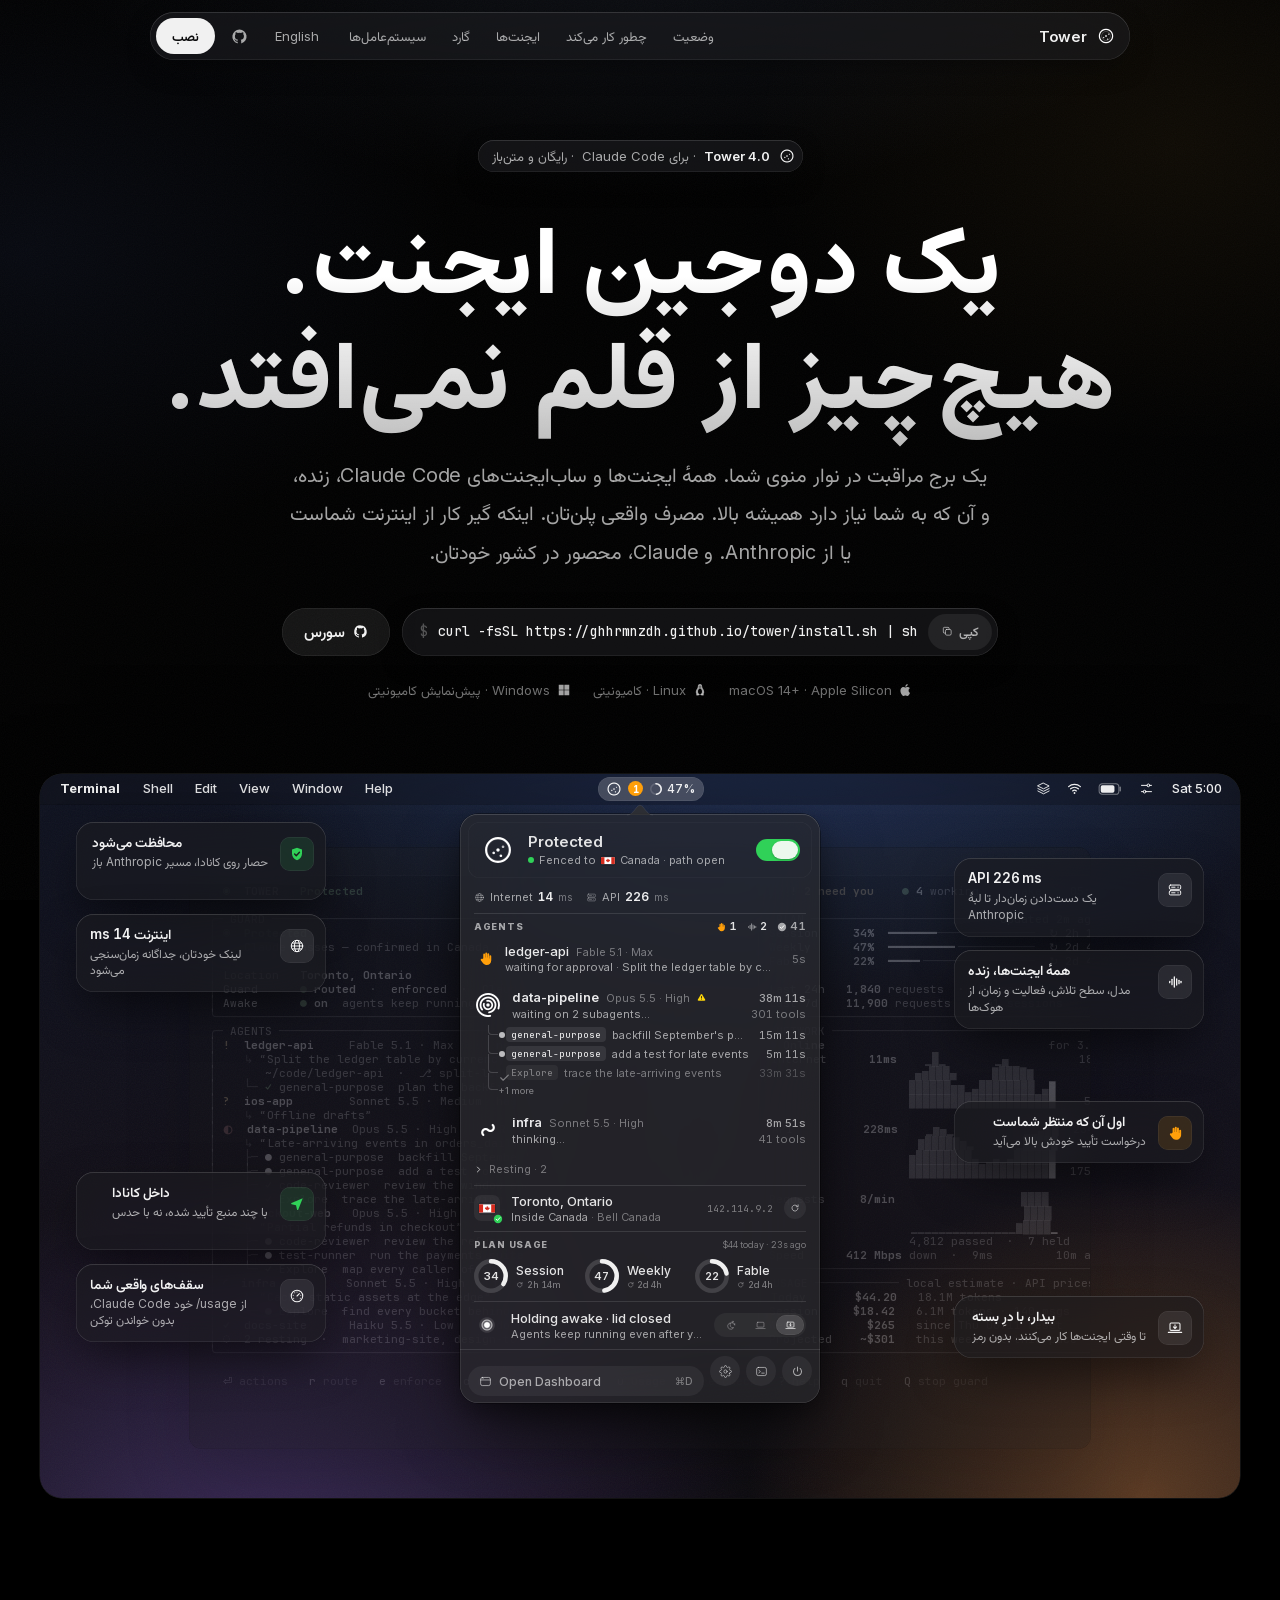
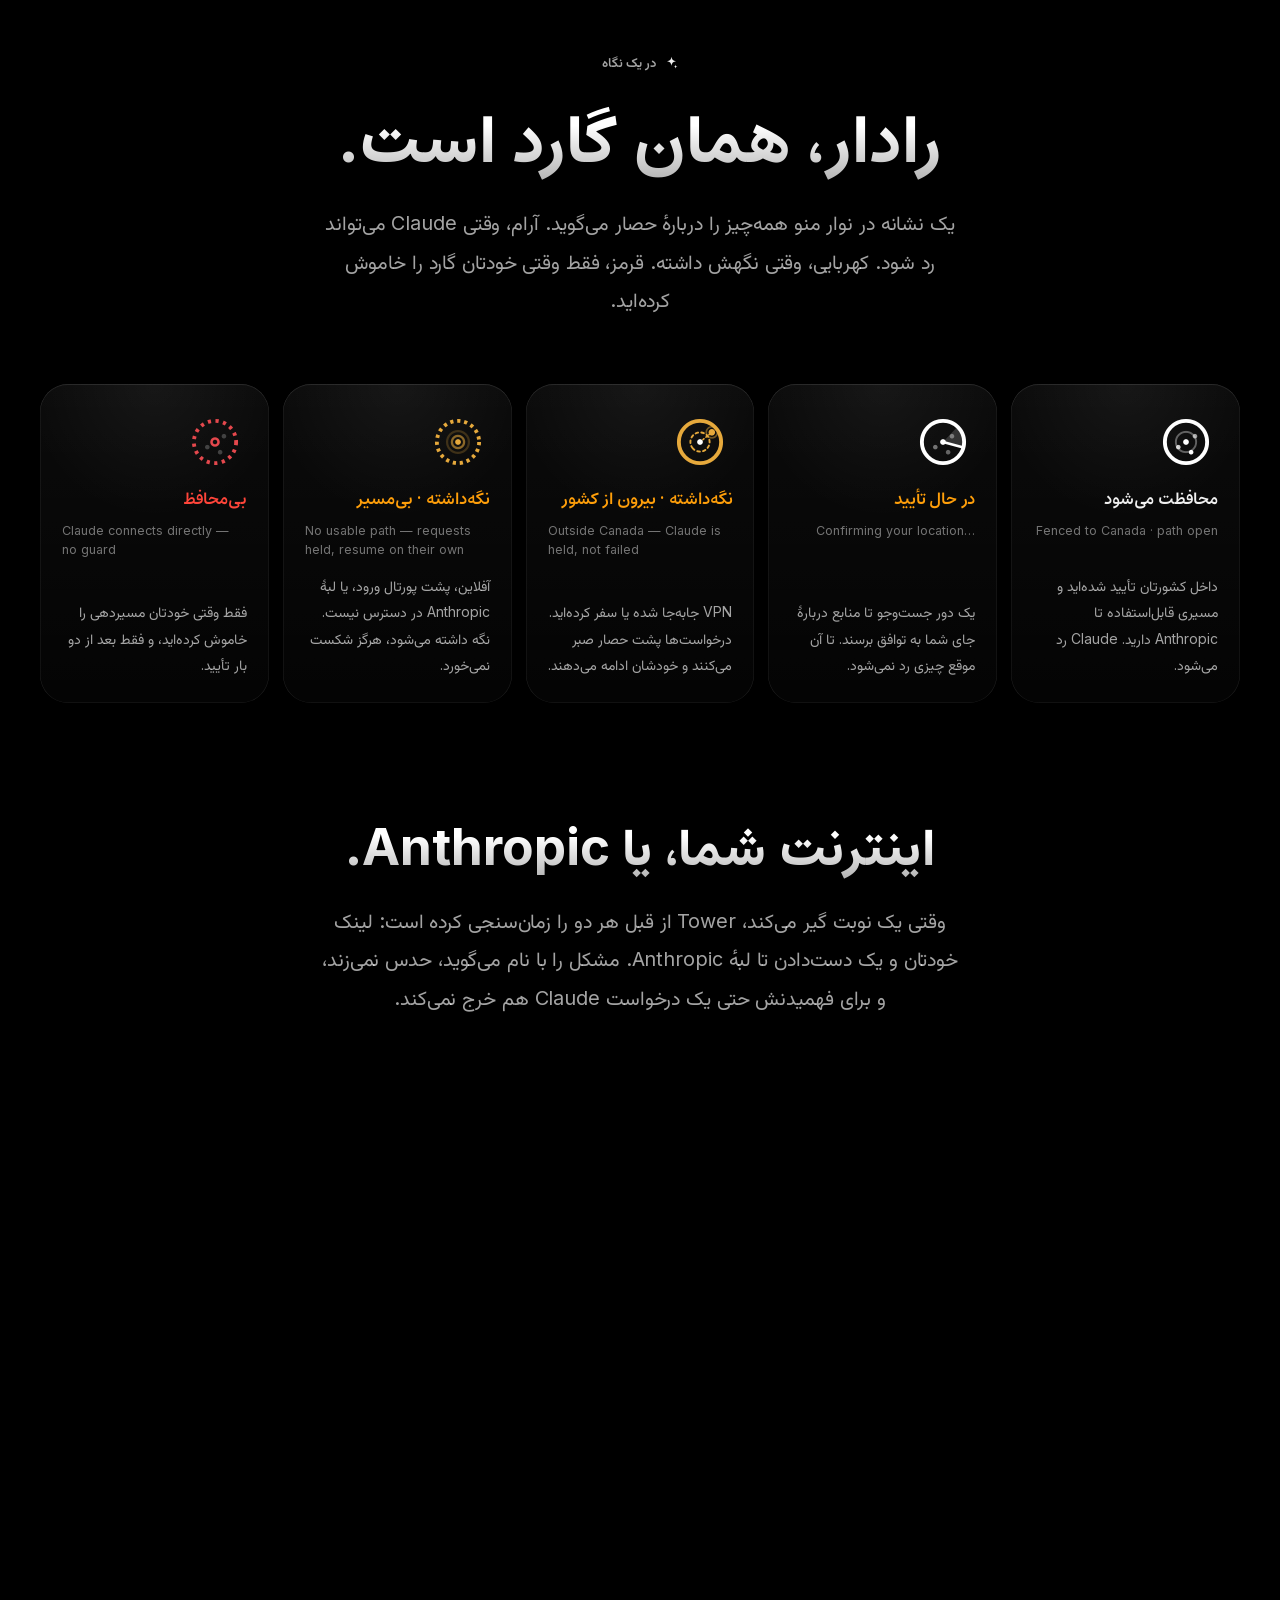
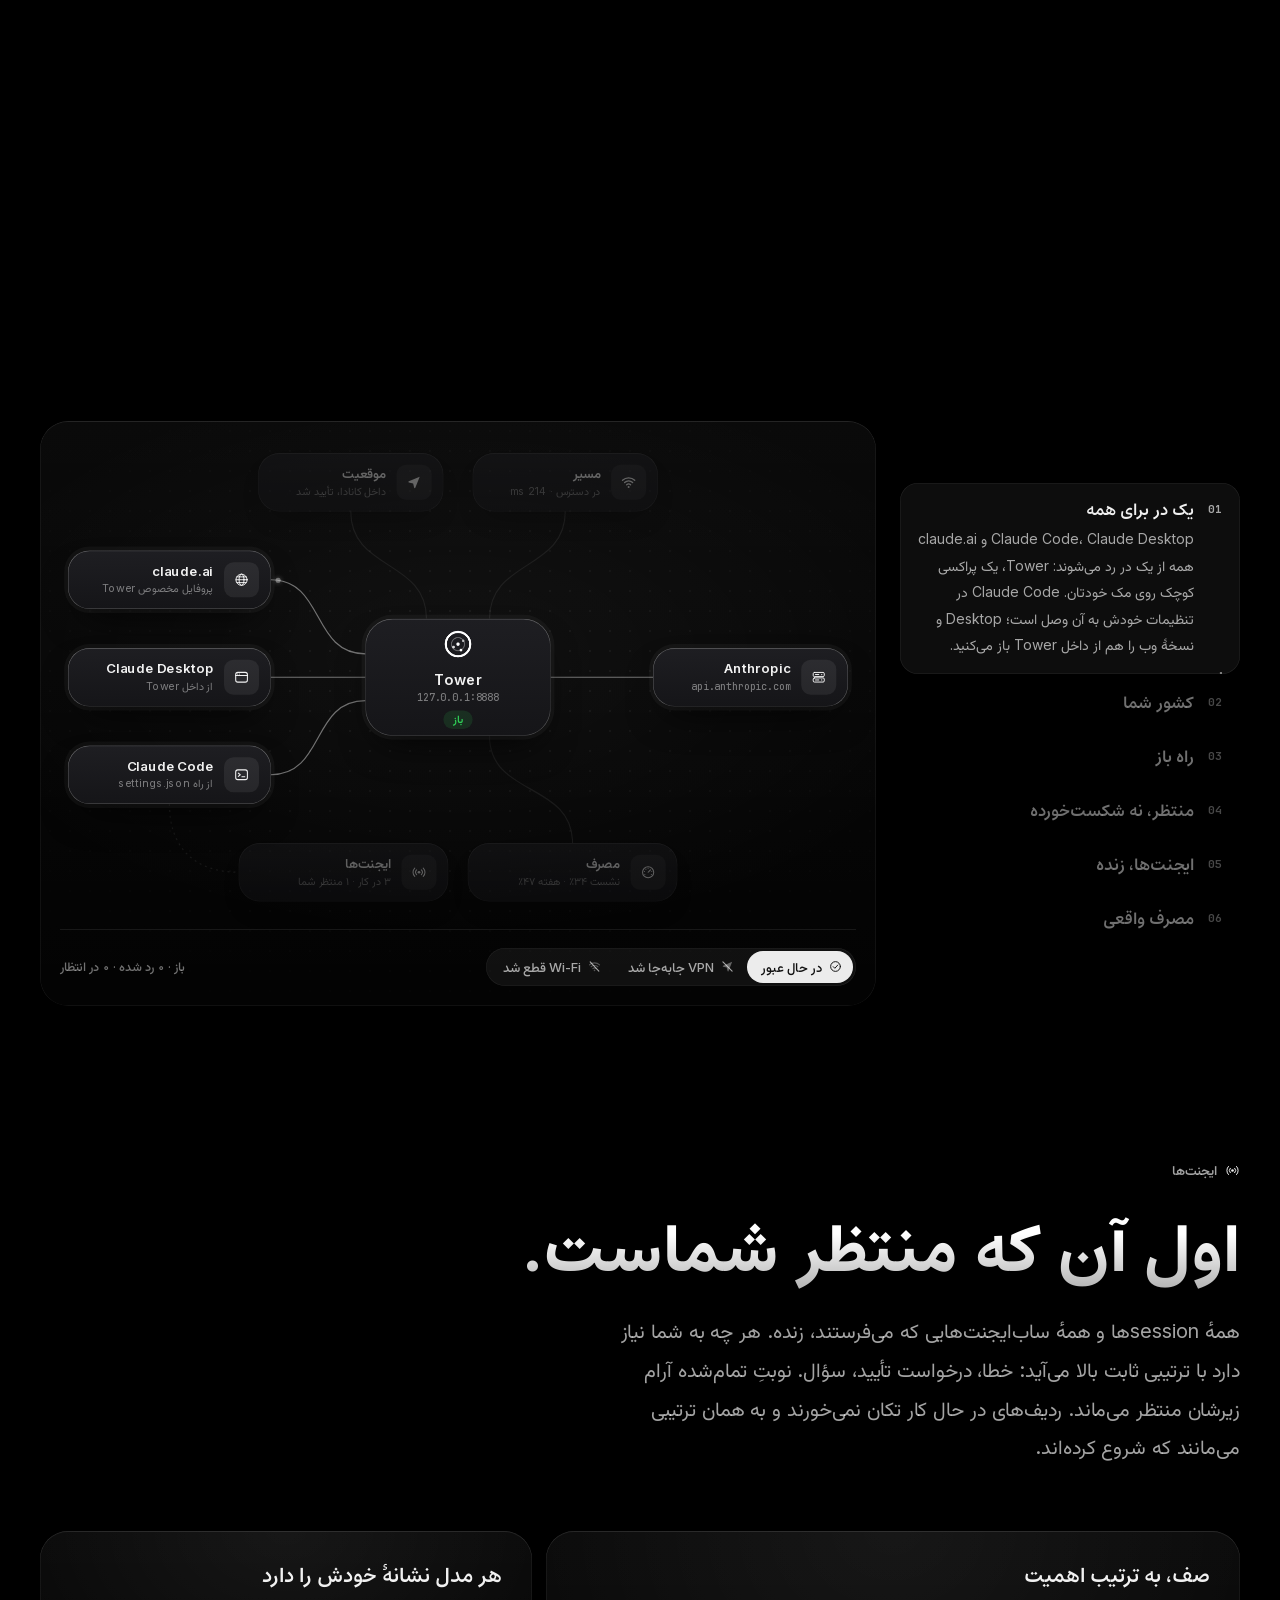
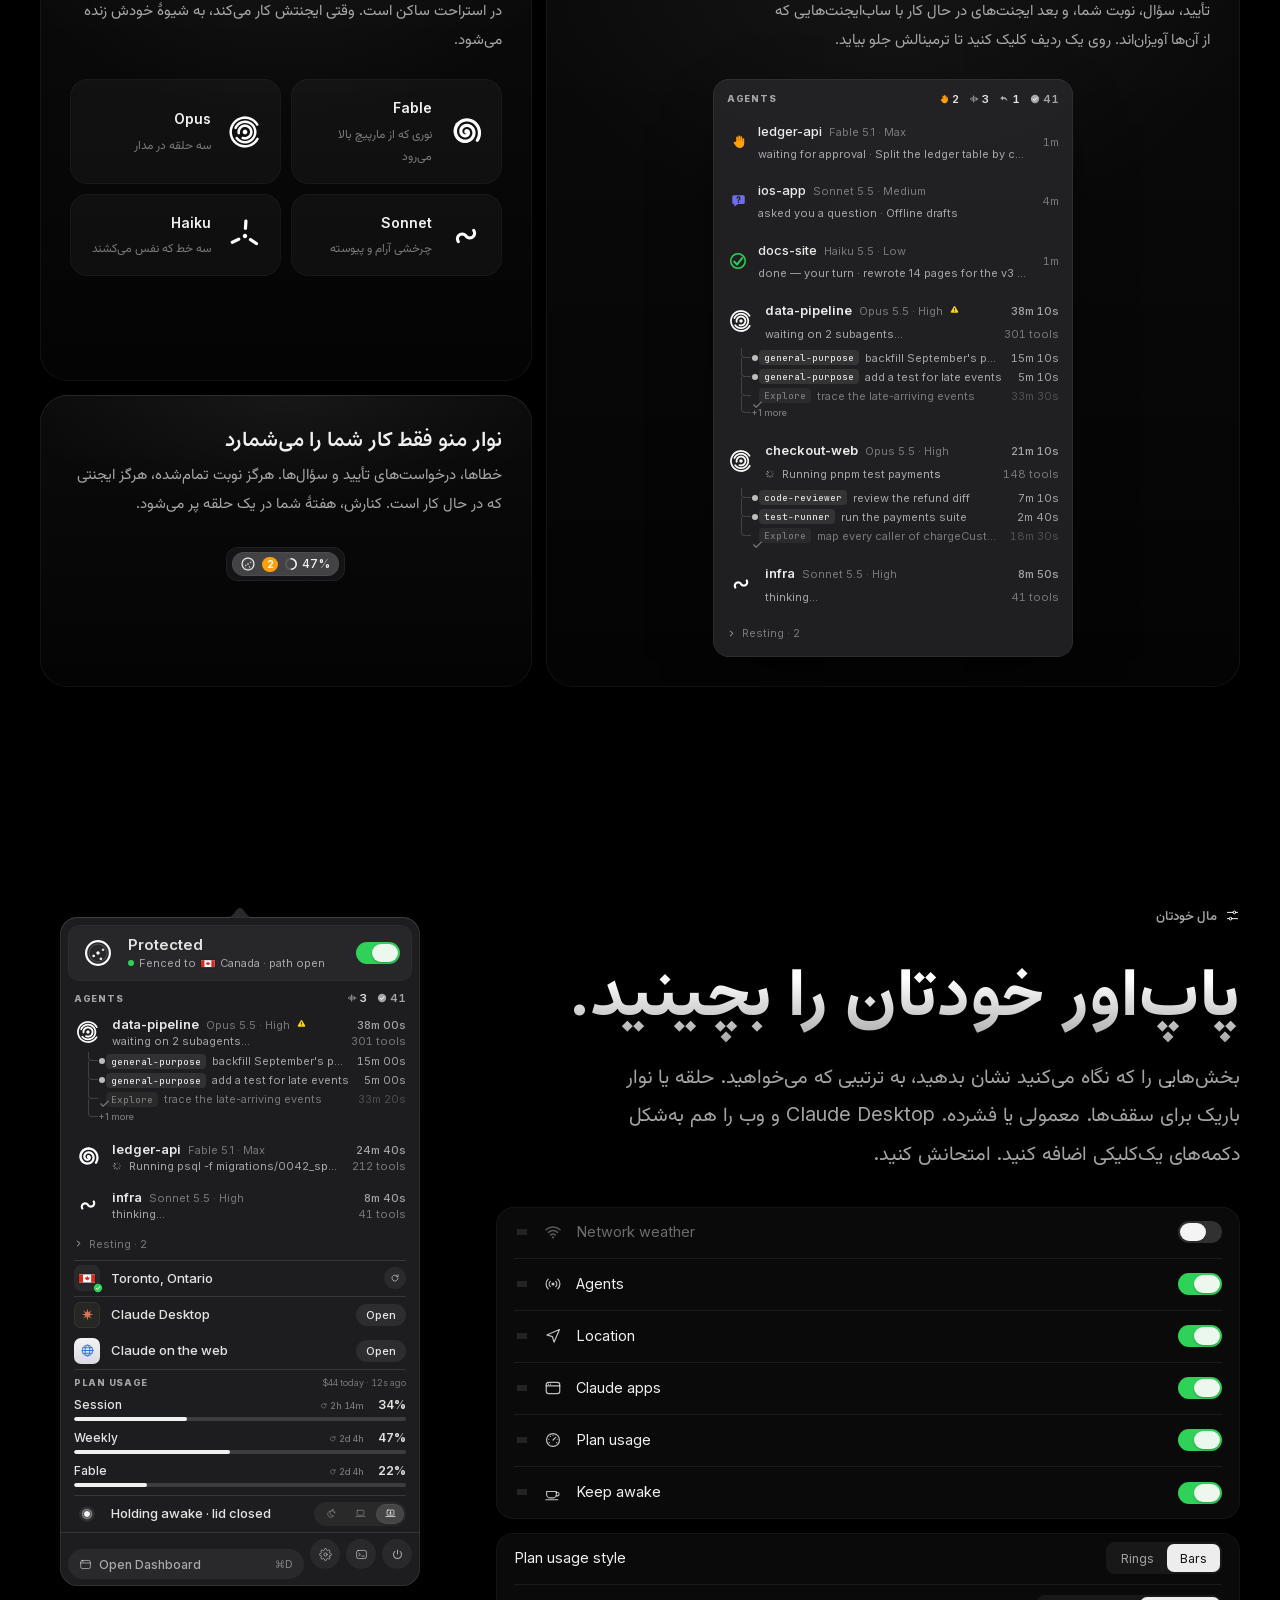
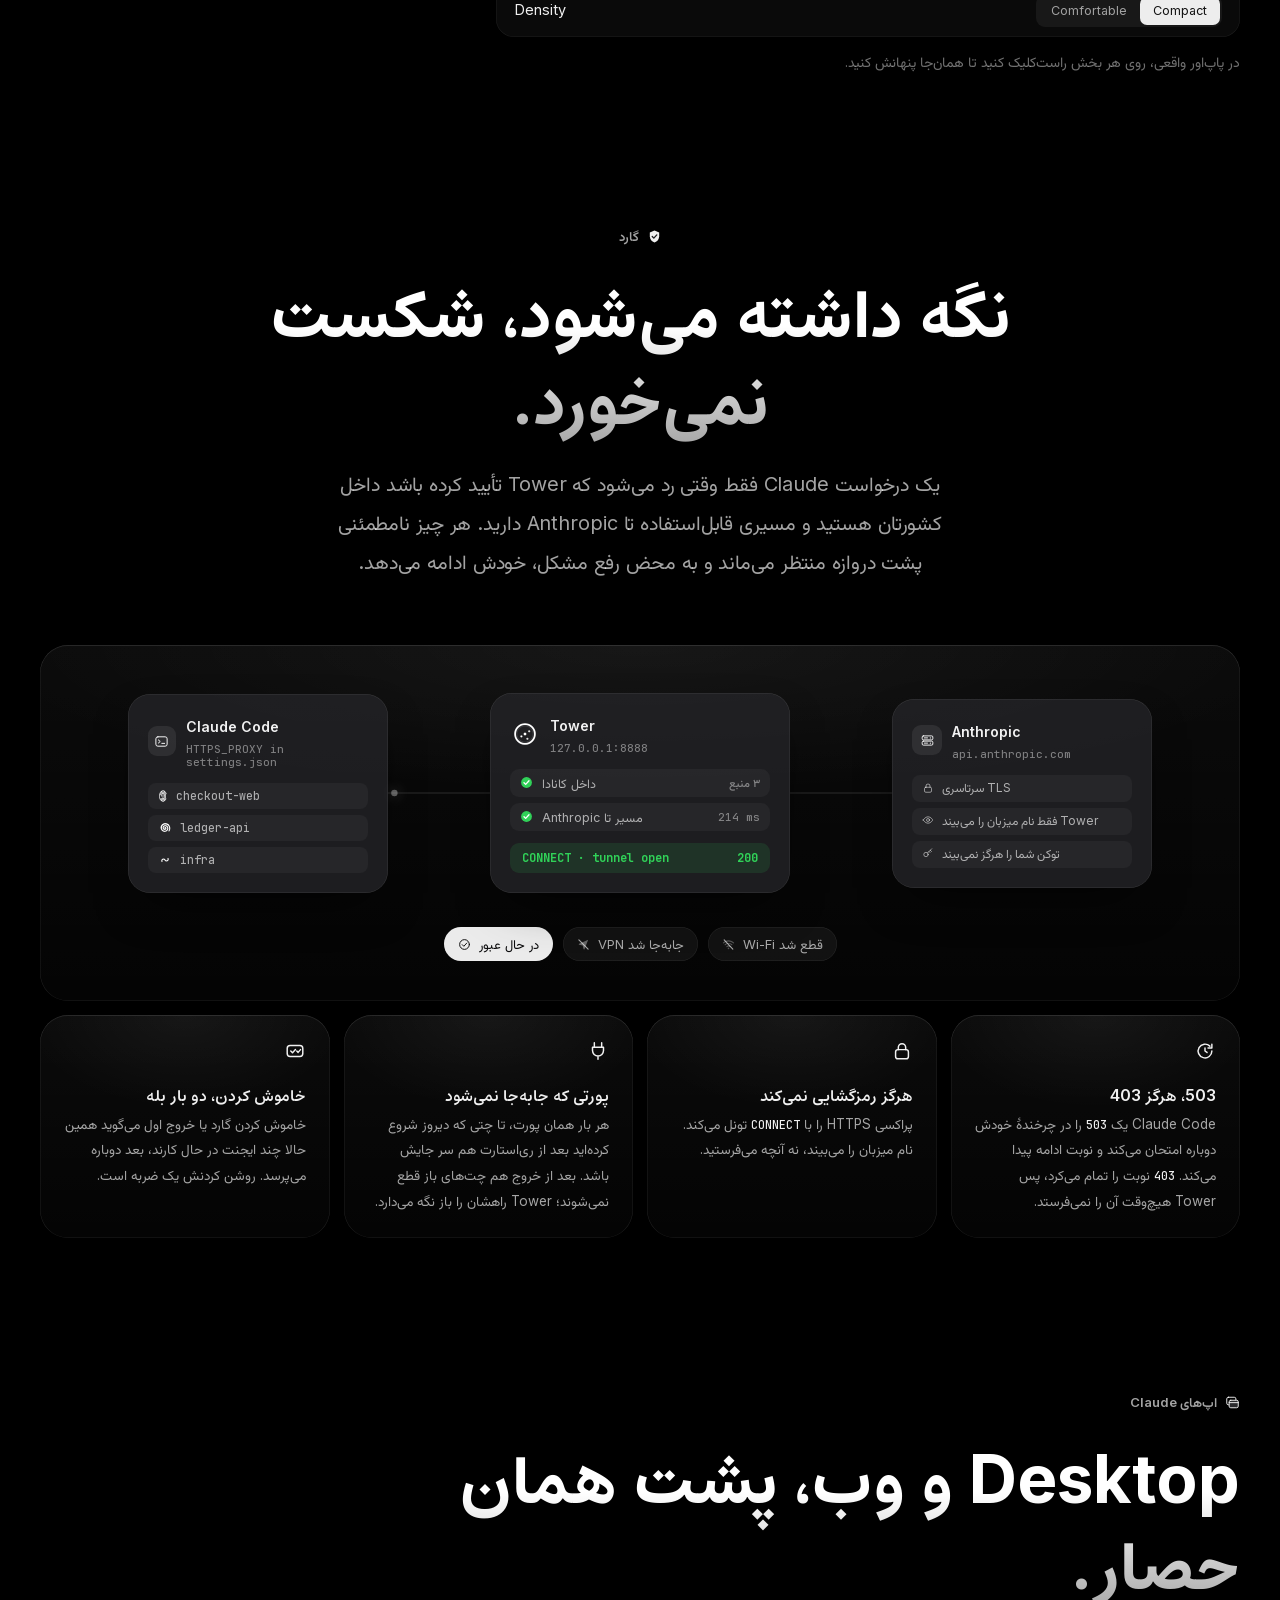
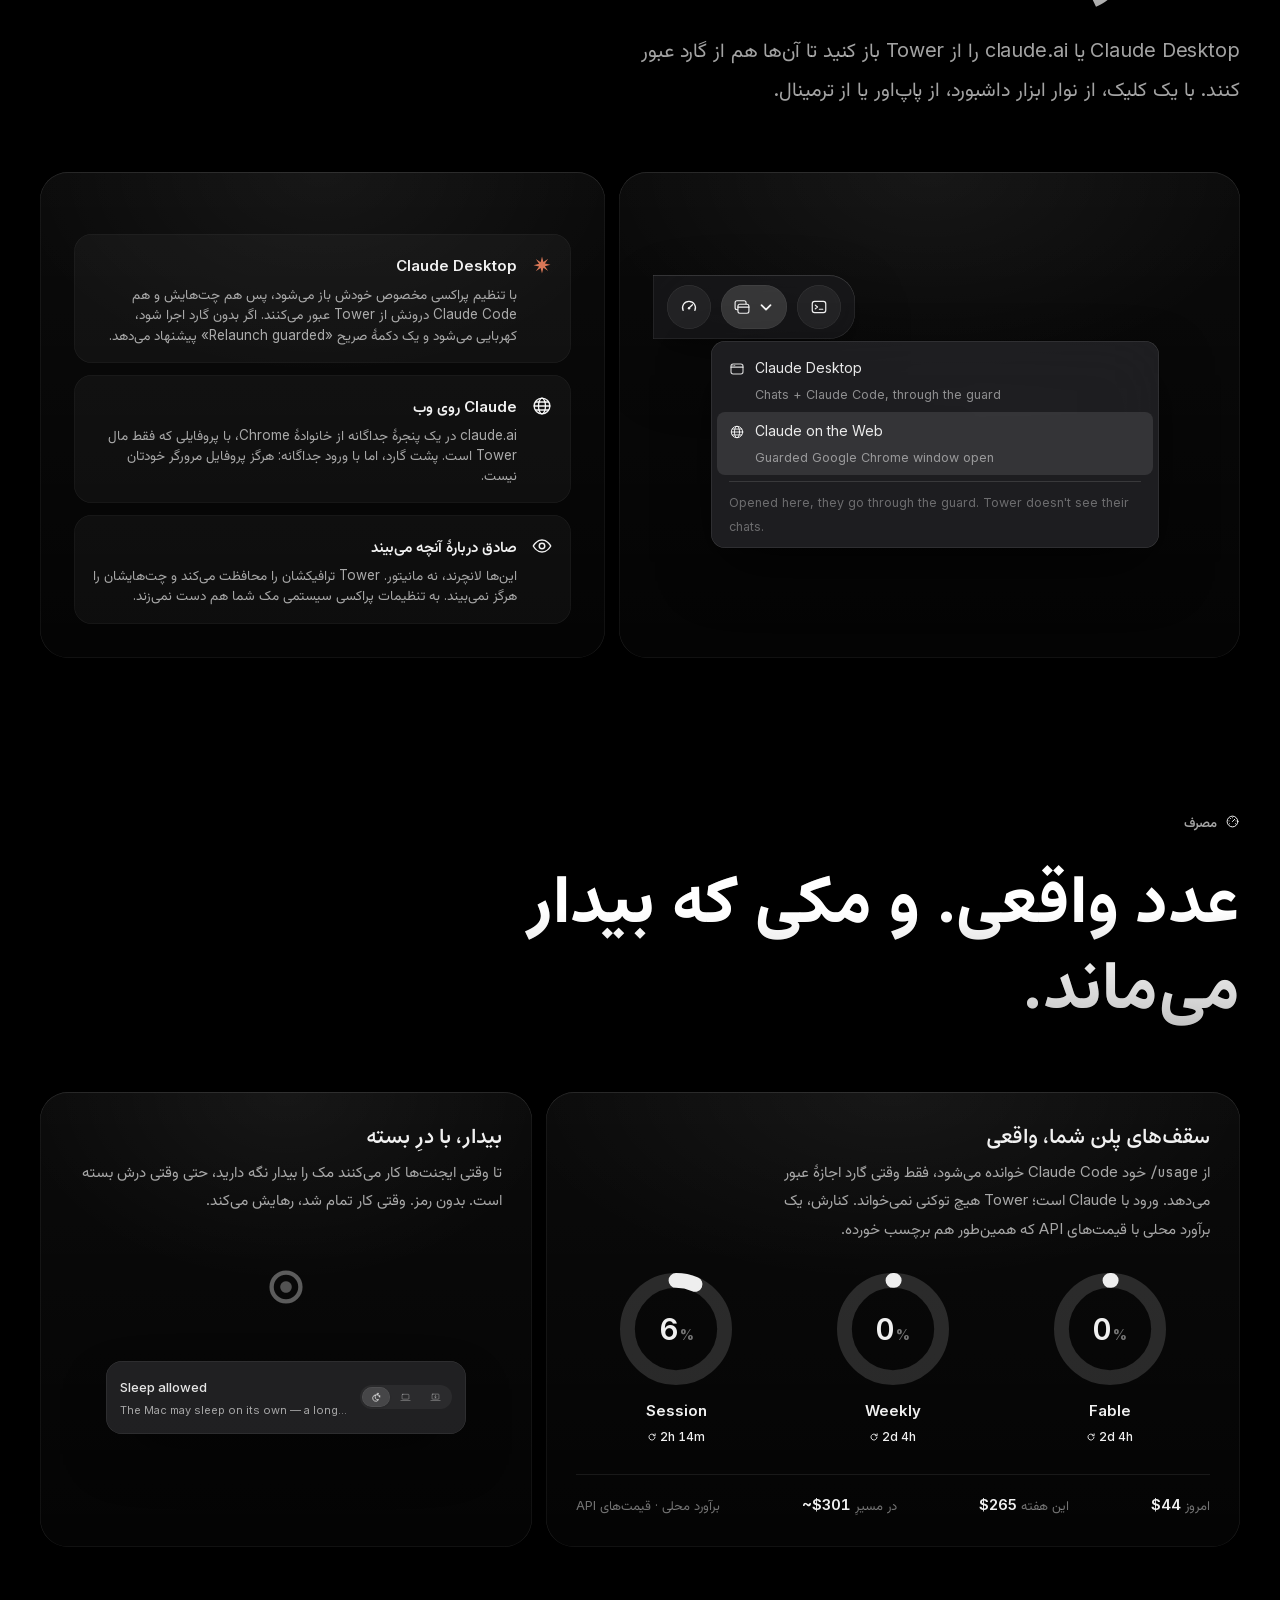
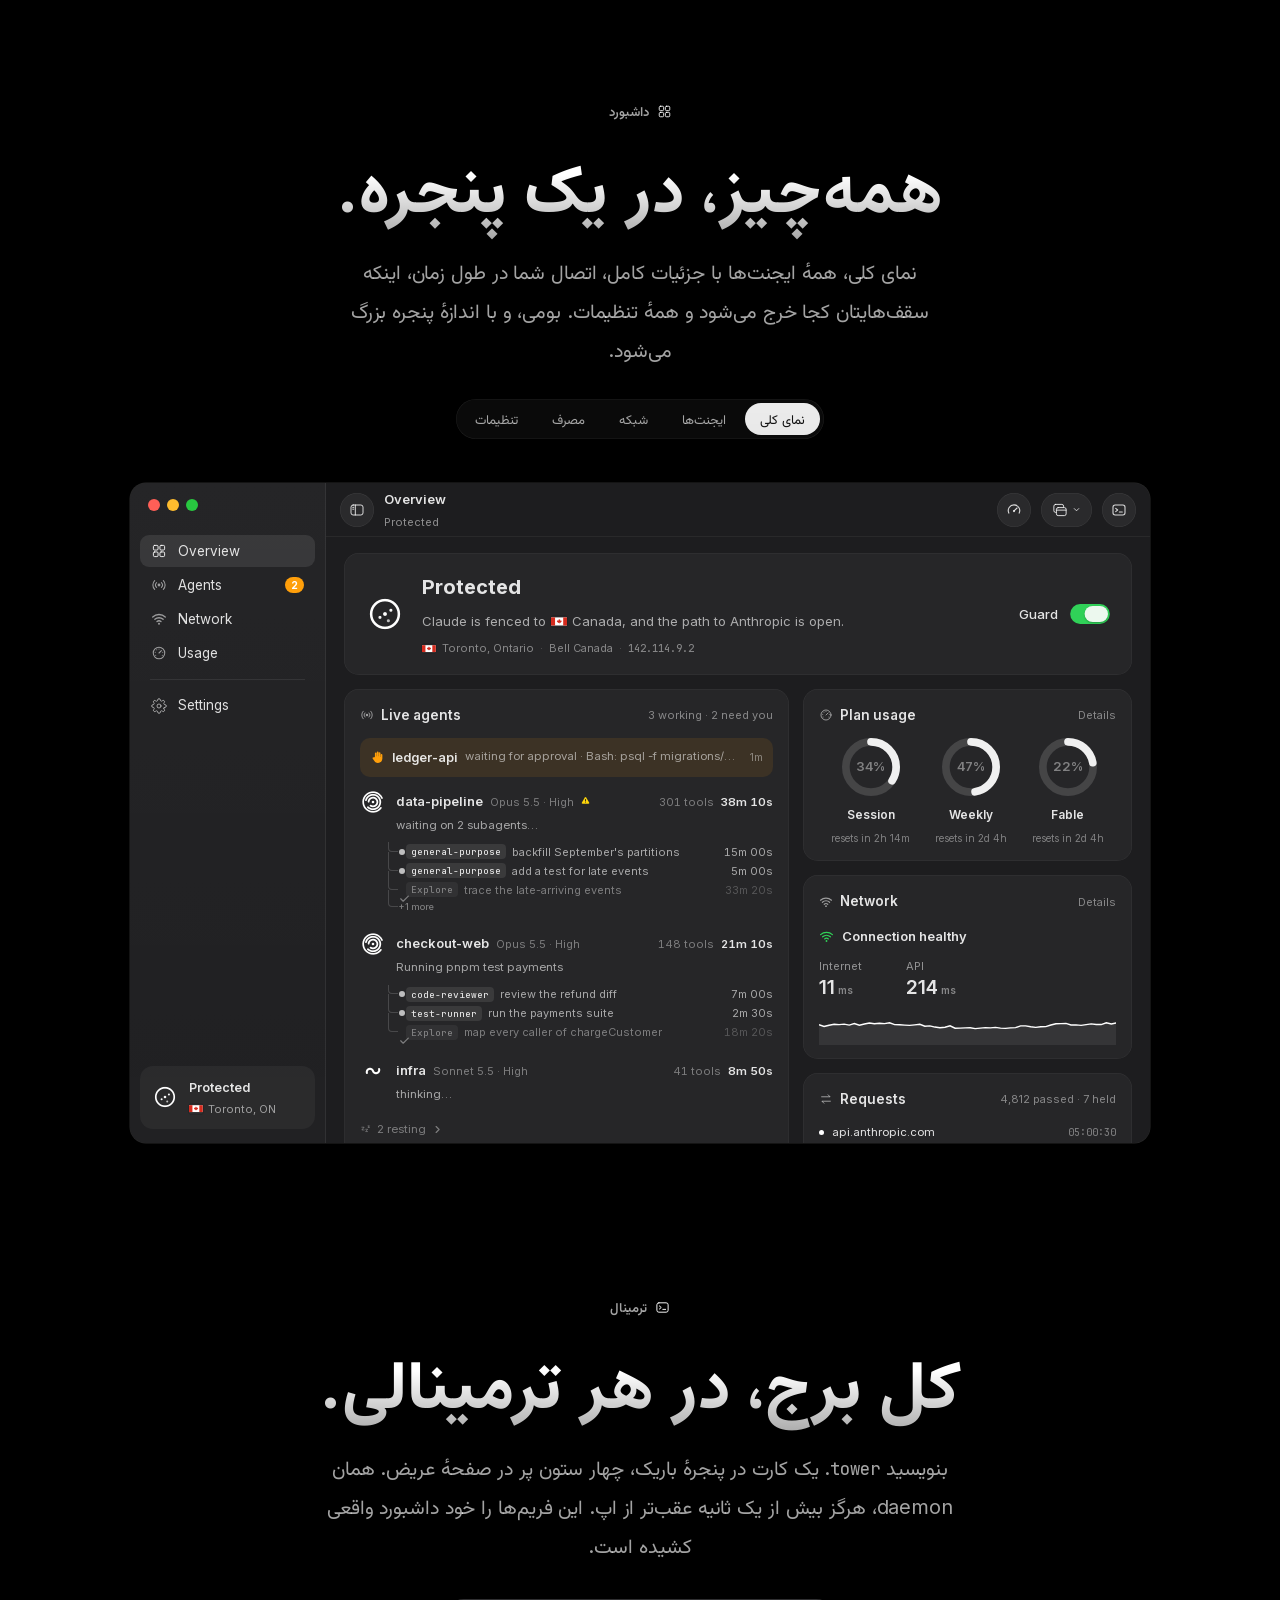
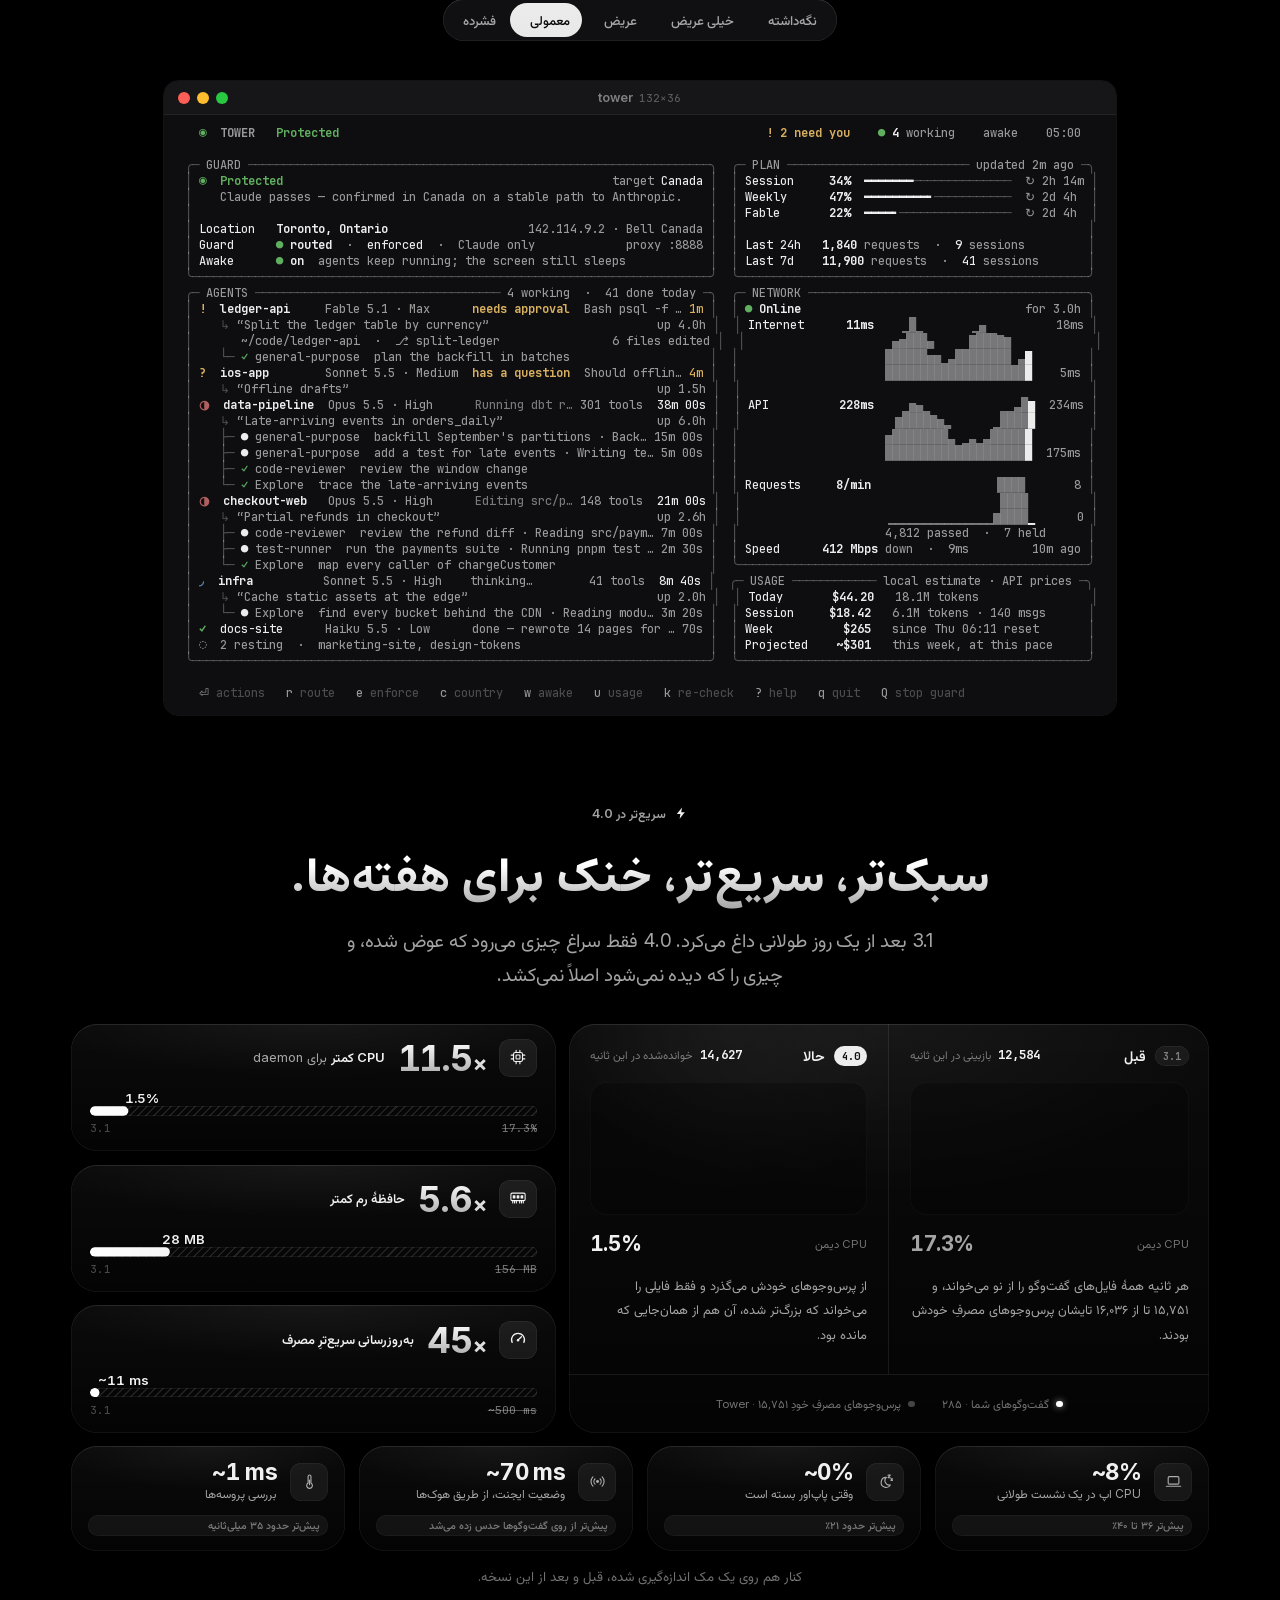
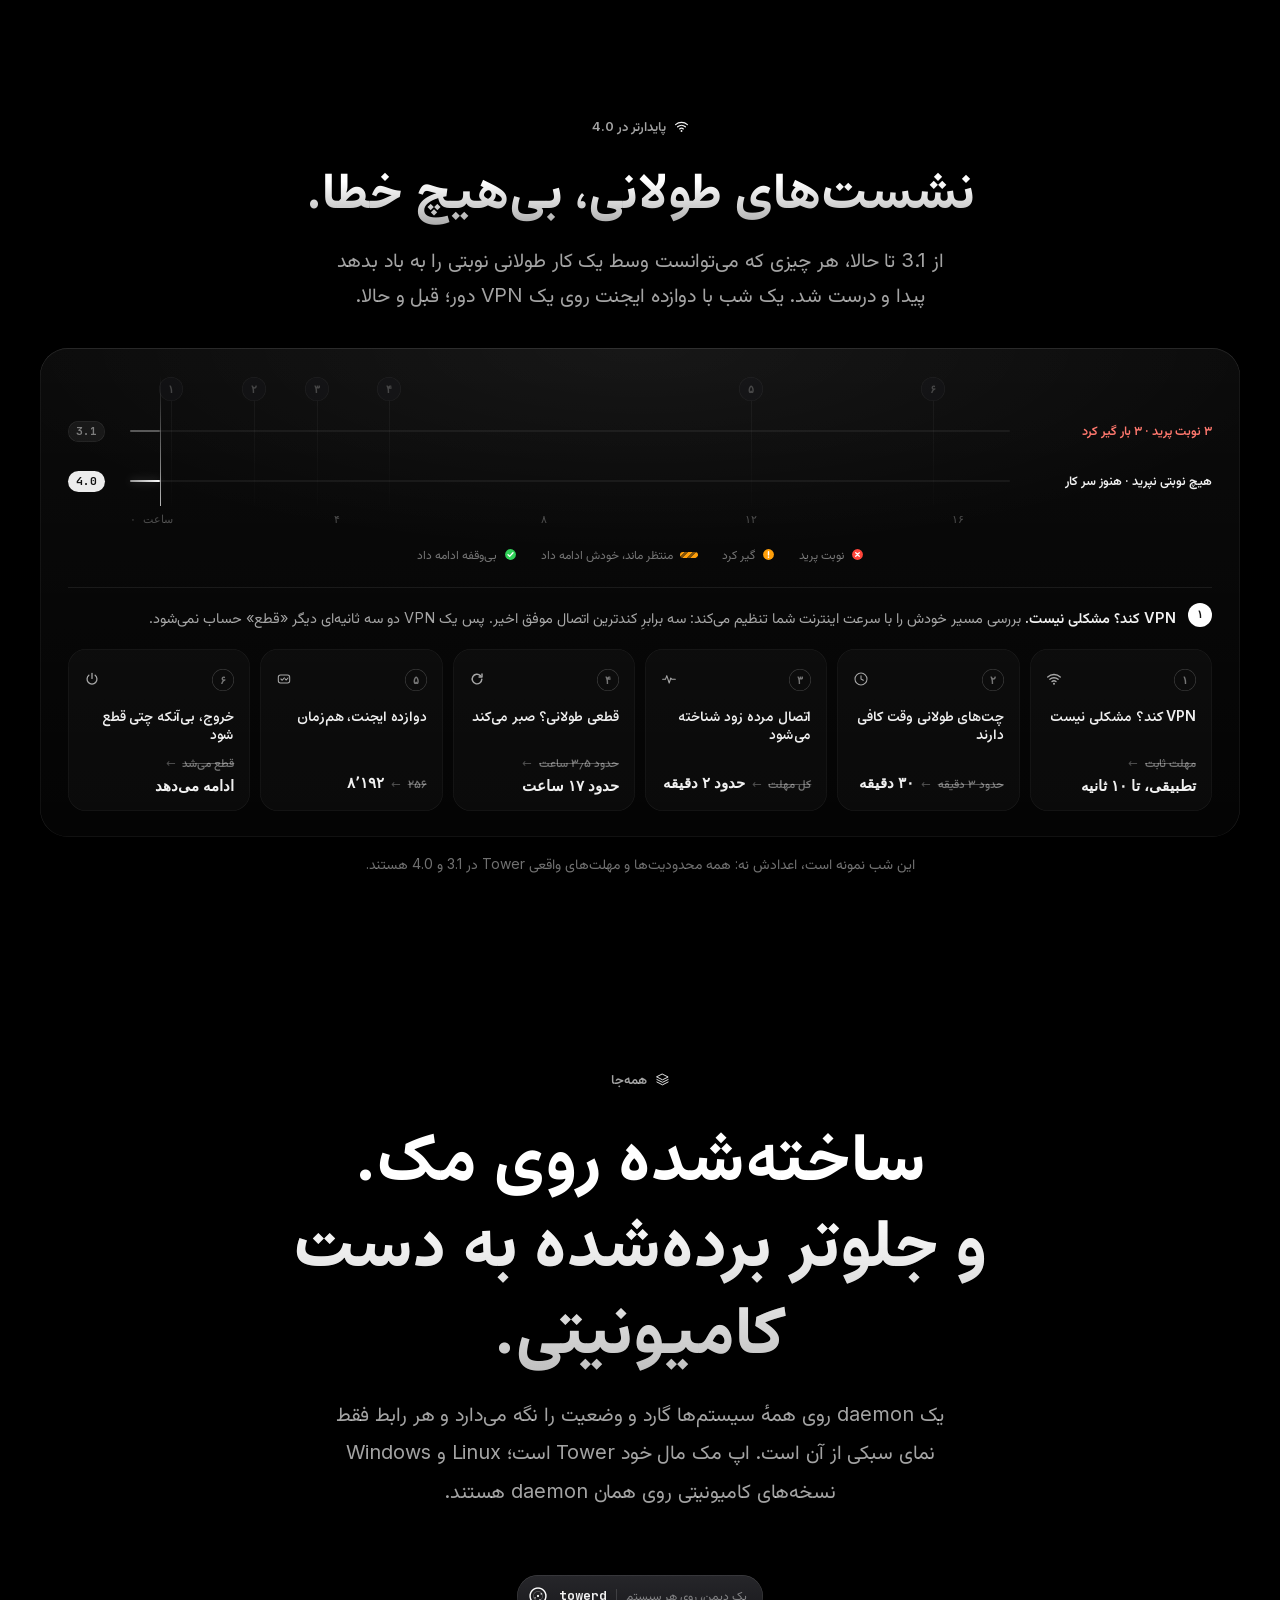
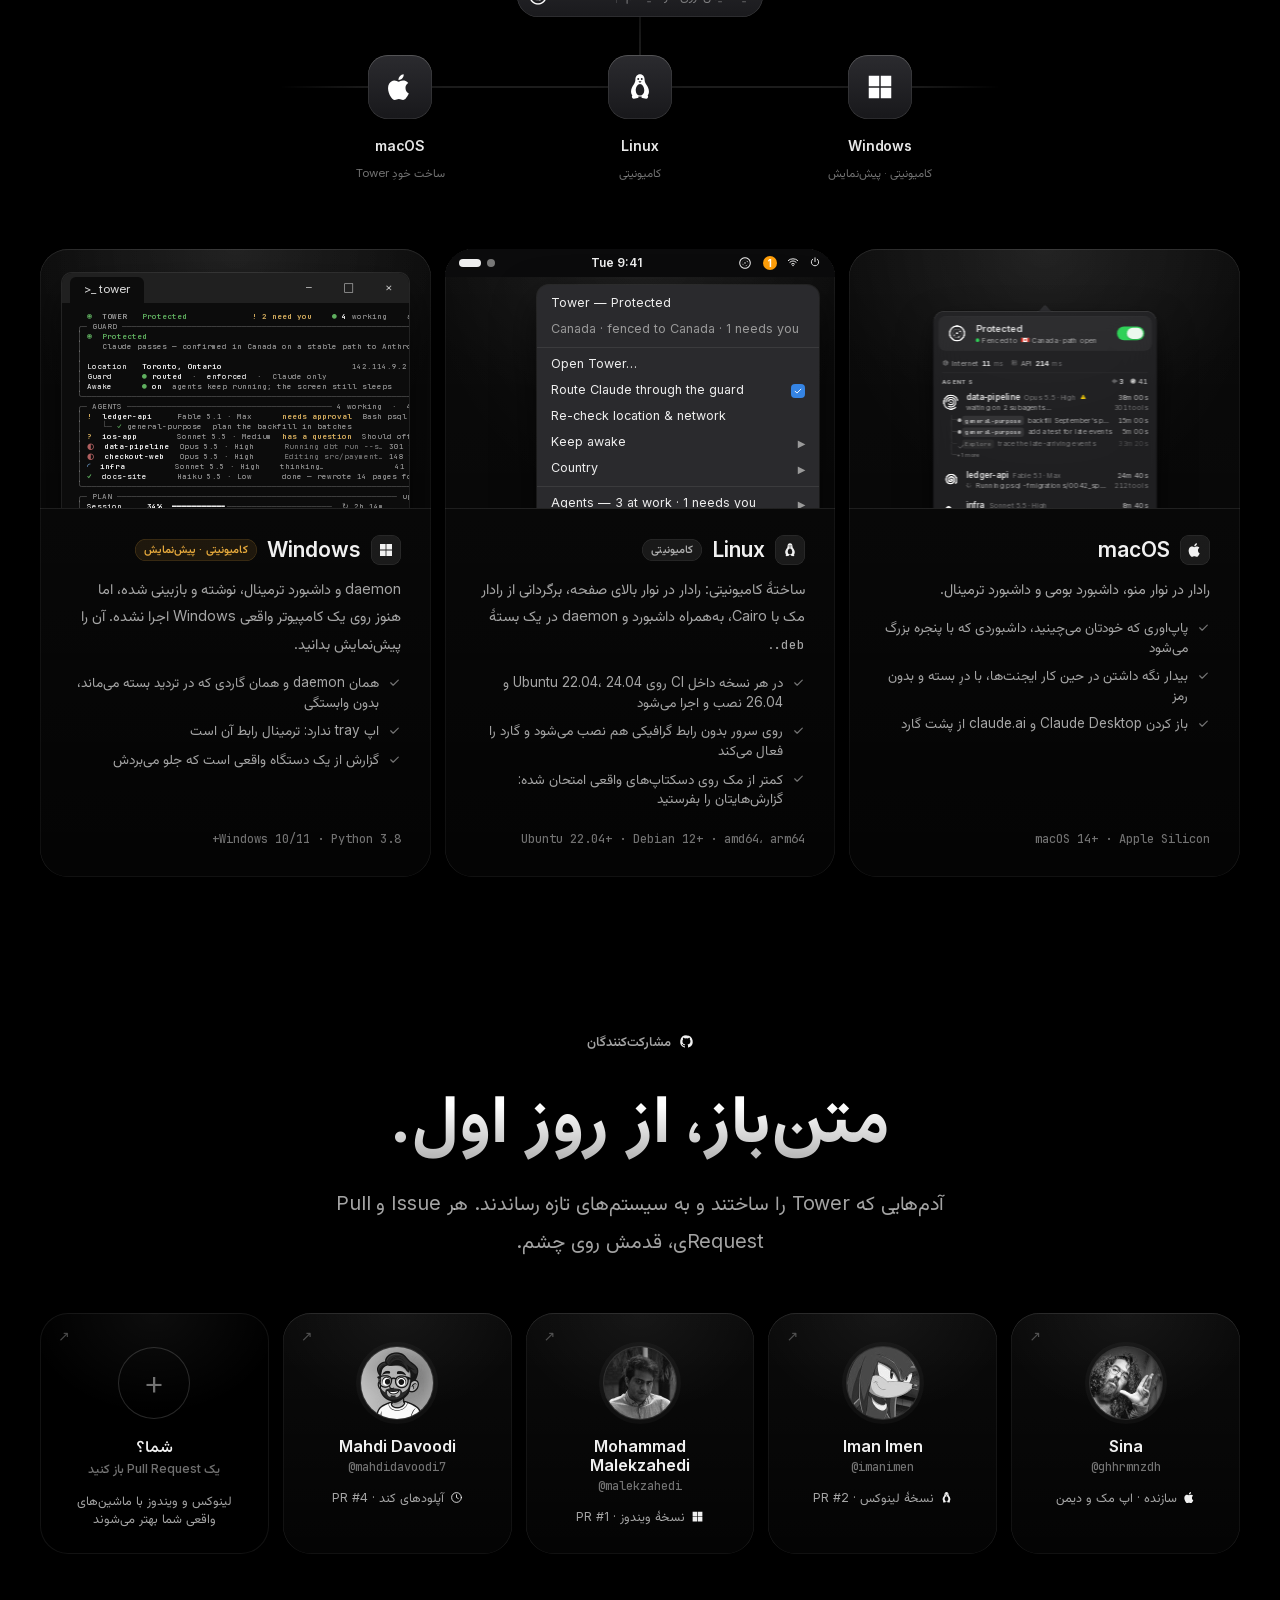
<file: fa/index.html>
<!doctype html>
<html lang="fa" dir="rtl">
<head>
<!-- Tower, the Persian edition. Same shared app.css / app.js / how.js as
     the English page; every replica of the app stays English and LTR, as the
     app does. The terminal frames are spliced into #tuiData by
     tools/tui-frames.py. -->
<meta charset="utf-8">
<meta name="viewport" content="width=device-width, initial-scale=1, viewport-fit=cover">
<title>Tower · برج مراقبت ایجنت‌های Claude Code · macOS، Linux، Windows</title>
<meta name="description" content="مانیتور رایگان و متن‌باز برای Claude Code: همهٔ ایجنت‌ها و ساب‌ایجنت‌ها به‌صورت زنده، صفی از کارهایی که منتظر شما هستند، مصرف واقعی پلن، تشخیص مشکل شبکه و گاردی که Claude را در کشور شما نگه می‌دارد. اپ نوار منو و داشبورد بومی برای macOS، با نسخه‌های کامیونیتی برای Linux و Windows.">
<link rel="canonical" href="https://ghhrmnzdh.github.io/tower/fa/">
<link rel="alternate" hreflang="en" href="https://ghhrmnzdh.github.io/tower/">
<link rel="alternate" hreflang="fa" href="https://ghhrmnzdh.github.io/tower/fa/">
<link rel="alternate" hreflang="x-default" href="https://ghhrmnzdh.github.io/tower/">
<meta name="color-scheme" content="dark">
<meta name="theme-color" content="#000000">
<meta property="og:type" content="website">
<meta property="og:site_name" content="Tower">
<meta property="og:url" content="https://ghhrmnzdh.github.io/tower/fa/">
<meta property="og:title" content="Tower · برج مراقبت ایجنت‌های Claude Code">
<meta property="og:description" content="همهٔ ایجنت‌ها و ساب‌ایجنت‌های Claude Code، زنده. اول آن که منتظر شماست. مصرف واقعی پلن. اینترنت شما یا Anthropic، با نام. و Claude، محصور در کشور خودتان.">
<meta property="og:image" content="https://ghhrmnzdh.github.io/tower/og-fa.png">
<meta property="og:image:width" content="1200">
<meta property="og:image:height" content="630">
<meta property="og:image:alt" content="پاپ‌اور Tower در نوار منوی مک: محافظت‌شده و محصور در کانادا، تأخیر اینترنت و API، سه ایجنت Claude Code با ساب‌ایجنت‌هایشان، حلقه‌های مصرف پلن و بیدار نگه داشتن.">
<meta property="og:video" content="https://ghhrmnzdh.github.io/tower/og-fa.mp4">
<meta property="og:video:secure_url" content="https://ghhrmnzdh.github.io/tower/og-fa.mp4">
<meta property="og:video:type" content="video/mp4">
<meta property="og:video:width" content="1200">
<meta property="og:video:height" content="630">
<meta property="og:locale" content="fa_IR">
<meta name="twitter:card" content="summary_large_image">
<meta name="twitter:title" content="Tower · برج مراقبت ایجنت‌های Claude Code">
<meta name="twitter:description" content="همهٔ ایجنت‌ها و ساب‌ایجنت‌های Claude Code، زنده. اول آن که منتظر شماست. مصرف واقعی پلن. و Claude، محصور در کشور خودتان.">
<meta name="twitter:image" content="https://ghhrmnzdh.github.io/tower/og-fa.png">
<link rel="icon" href="../favicon.svg" type="image/svg+xml">
<link rel="apple-touch-icon" href="../apple-touch-icon.png">
<link rel="preload" href="../fonts/vazirmatn-arabic.woff2" as="font" type="font/woff2" crossorigin>
<link rel="stylesheet" href="../app.css">
<script type="application/ld+json">
{
  "@context": "https://schema.org",
  "@type": "SoftwareApplication",
  "name": "Tower",
  "inLanguage": "fa",
  "applicationCategory": "DeveloperApplication",
  "operatingSystem": "macOS 14 or later (Apple Silicon); Linux community edition (Ubuntu 22.04 to 26.04, Debian 12 or later); Windows community preview (terminal dashboard)",
  "offers": { "@type": "Offer", "price": "0", "priceCurrency": "USD" },
  "url": "https://ghhrmnzdh.github.io/tower/fa/",
  "image": "https://ghhrmnzdh.github.io/tower/og-fa.png",
  "downloadUrl": "https://github.com/ghhrmnzdh/tower/releases/latest",
  "softwareRequirements": "Claude Code; Python 3.8 or later at runtime",
  "description": "برج مراقبت ایجنت‌های Claude Code: اپ نوار منو و داشبورد بومی برای macOS، رادار نوار بالا برای Linux و داشبورد ترمینال در همه‌جا. همهٔ ایجنت‌ها و ساب‌ایجنت‌ها را زیر نظر دارد، کارهایی را که منتظر شما هستند به ترتیب اهمیت می‌چیند، مصرف واقعی پلن را از claude /usage نشان می‌دهد، مشکل شبکه را جدا می‌کند و با یک پراکسی محلی که در تردید بسته می‌ماند، Claude را در یک کشور نگه می‌دارد.",
  "featureList": [
    "همهٔ ایجنت‌ها و ساب‌ایجنت‌های Claude Code به‌صورت زنده: مدل، سطح تلاش، فعالیت، ابزارها و زمان",
    "صف کارهایی که منتظر شما هستند: خطا، درخواست تأیید، سؤال و بعد نوبت تمام‌شده",
    "هشدار برخورد بین ایجنت‌هایی که روی یک repo یا یک فایل کار می‌کنند",
    "مصرف واقعی پلن از claude -p /usage، به‌همراه یک برآورد محلی برچسب‌دار",
    "تشخیص مشکل شبکه: اتصال شما یا Anthropic",
    "گارد کشوری که در تردید بسته می‌ماند: درخواست نگه‌داشته منتظر است، شکست‌خورده نیست",
    "بیدار نگه داشتن سیستم در حین کار ایجنت‌ها، حتی با درِ بسته",
    "باز کردن Claude Desktop و claude.ai از پشت گارد"
  ],
  "sameAs": ["https://github.com/ghhrmnzdh/tower"]
}
</script>
<script type="application/ld+json">
{
  "@context": "https://schema.org",
  "@type": "FAQPage",
  "inLanguage": "fa",
  "mainEntity": [
    {"@type":"Question","name":"آیا Tower توکن Anthropic یا ترافیک من را می‌خواند؟","acceptedAnswer":{"@type":"Answer","text":"نه. مصرف پلن از دستور خود Claude Code یعنی claude -p /usage خوانده می‌شود؛ ورود را خود Claude انجام می‌دهد و Tower هیچ توکنی را نمی‌خواند. پراکسی ترافیک HTTPS را با CONNECT تونل می‌کند: فقط نام میزبان‌ها را می‌بیند و آنچه می‌فرستید را هرگز رمزگشایی نمی‌کند."}},
    {"@type":"Question","name":"Tower چطور Claude Code را در یک کشور نگه می‌دارد؟","acceptedAnswer":{"@type":"Answer","text":"یک پراکسی محلی کوچک اجرا می‌کند و Claude Code را از طریق بخش env در ~/.claude/settings.json به آن وصل می‌کند، هرگز از طریق shell شما. یک درخواست Claude فقط وقتی رد می‌شود که تأیید شده باشد داخل کشورتان هستید و مسیری قابل‌استفاده تا Anthropic دارید. در غیر این صورت چند لحظه نگه داشته می‌شود و با 503 و Retry-After جواب می‌گیرد؛ پس Claude در چرخندهٔ تلاش دوبارهٔ خودش منتظر می‌ماند و خودش ادامه می‌دهد."}},
    {"@type":"Question","name":"Tower از کجا می‌داند هر ایجنت چه می‌کند؟","acceptedAnswer":{"@type":"Answer","text":"از طریق هوک‌های خود Claude Code. Tower کنار تنظیم مسیردهی خودش در settings.json چند هوک HTTP فقط برای مشاهده اضافه می‌کند، به هوک‌های شما دست نمی‌زند و در هر خروج هوک‌های خودش را برمی‌دارد. این هوک‌ها همیشه یک 200 خالی جواب می‌گیرند: Tower هرگز جلوی چیزی را نمی‌گیرد، به جای ایجنت تصمیم نمی‌گیرد و چیزی تایپ نمی‌کند."}},
    {"@type":"Question","name":"اگر Tower بسته شود یا از کار بیفتد چه می‌شود؟","acceptedAnswer":{"@type":"Answer","text":"هنگام خروج، اول پراکسی از settings.json برداشته می‌شود تا sessionهای جدید Claude مستقیم وصل شوند. چت‌هایی که از قبل باز بوده‌اند قطع نمی‌شوند: Tower تا وقتی بسته شوند راهشان را باز نگه می‌دارد، فقط دیگر گاردی در کار نیست. دفعهٔ بعد هم همان پورت را پس می‌گیرد. خاموش کردن گارد یا خروج، دو بار تأیید می‌شود."}},
    {"@type":"Question","name":"Tower رایگان است؟ روی Linux و Windows اجرا می‌شود؟","acceptedAnswer":{"@type":"Answer","text":"Tower رایگان و متن‌باز است. روی macOS 14 یا جدیدتر (Apple Silicon) یک اپ نوار منو، یک داشبورد بومی و یک داشبورد ترمینال است. Linux و Windows نسخه‌های کامیونیتی هستند. روی Ubuntu 22.04 تا 26.04 و Debian، یک بستهٔ deb شامل daemon، داشبورد ترمینال و یک رادار در نوار بالاست و در هر نسخه داخل CI نصب و اجرا می‌شود. روی Windows 10/11، daemon و داشبورد ترمینال یک پیش‌نمایش‌اند: نوشته و بازبینی شده‌اند، اما هنوز روی یک کامپیوتر واقعی Windows اجرا نشده‌اند."}}
  ]
}
</script>
</head>
<body>
<div class="ground" aria-hidden="true"></div>

<nav class="nav glass" aria-label="Tower">
  <a class="brand" href="#top"><span class="mk" data-mark-nav></span>Tower</a>
  <span class="links"><a href="#glance">وضعیت</a><a href="#how">چطور کار می‌کند</a><a href="#agents">ایجنت‌ها</a><a href="#guard">گارد</a><a href="#everywhere">سیستم‌عامل‌ها</a></span>
  <a class="lang" href="../" hreflang="en" lang="en">English</a>
  <a class="gh" href="https://github.com/ghhrmnzdh/tower" aria-label="سورس در GitHub" data-sf="github"></a>
  <a class="btn" href="#install">نصب</a>
</nav>

<main>
<!-- ═════════════ آغاز ═════════════ -->
<section class="hero" id="top">
  <div class="wrap">
    <span class="pill glass rv"><span class="mk" data-radar="clear"></span><b>Tower 4.0</b> · برای Claude Code<span class="x"> · رایگان و متن‌باز</span></span>
    <h1 class="rv d1">یک دوجین ایجنت.<br><span class="dim">هیچ‌چیز از قلم نمی‌افتد.</span></h1>
    <p class="lede rv d2">یک برج مراقبت در نوار منوی شما. همهٔ ایجنت‌ها و ساب‌ایجنت‌های Claude Code، زنده، و آن که به شما نیاز دارد همیشه بالا. مصرف واقعی پلن‌تان. اینکه گیر کار از اینترنت شماست یا از Anthropic. و Claude، محصور در کشور خودتان.</p>
    <div class="cta rv d3">
      <div class="cmd glass" data-copy="curl -fsSL https://ghhrmnzdh.github.io/tower/install.sh | sh"><span class="p">$</span><code>curl -fsSL https://ghhrmnzdh.github.io/tower/install.sh | sh</code><button class="cp" type="button" aria-label="کپی دستور نصب"><span class="cc" data-sf="copy"></span><span class="ok" data-sf="check"></span><span>کپی</span></button></div>
      <a class="btn ghost lg" href="https://github.com/ghhrmnzdh/tower"><i data-sf="github"></i>سورس</a>
    </div>
    <div class="meta rv d4"><span><i data-sf="macos"></i>macOS 14+ · Apple Silicon</span><span><i data-sf="tux"></i>Linux · کامیونیتی</span><span><i data-sf="windows"></i>Windows · پیش‌نمایش کامیونیتی</span></div>
  </div>
  <div class="deskwrap rv d3"><div class="deskfit" id="deskFit"><div class="desk" id="desk" aria-hidden="true"></div></div></div>
  <p class="sr">نسخه‌ای زنده از پاپ‌اور Tower در نوار منو: محافظت‌شده و محصور در کانادا با مسیر باز؛ تأخیر اینترنت و API؛ سه ایجنت در حال کار با ساب‌ایجنت‌هایشان؛ تورنتو، داخل کانادا؛ حلقه‌های مصرف پلن؛ و مکی که با درِ بسته بیدار مانده است.</p>
  <template id="callouts">
    <div class="co" dir="rtl" data-to="hd" data-side="l">
      <div class="cv"><span class="ic g" data-sf="shield"></span><div><b>محافظت می‌شود</b><span>حصار روی کانادا، مسیر Anthropic باز</span></div></div>
      <div class="cv"><span class="ic o" data-sf="locslash"></span><div><b>بیرون از کشور</b><span>Claude پشت حصار منتظر می‌ماند، شکست نمی‌خورد</span></div></div>
      <div class="cv"><span class="ic o" data-sf="wifiex"></span><div><b>مسیری در کار نیست</b><span>درخواست‌ها صبر می‌کنند و خودشان ادامه می‌دهند</span></div></div>
    </div>
    <div class="co" dir="rtl" data-to="int" data-side="l">
      <div class="cv"><span class="ic" data-sf="globe"></span><div><b>اینترنت <span class="v" data-live="int">11</span> ms</b><span>لینک خودتان، جداگانه زمان‌سنجی می‌شود</span></div></div>
      <div class="cv"><span class="ic r" data-sf="wifislash"></span><div><b>اینترنت شما قطع است</b><span>مشکل از سمت شماست، نه Anthropic</span></div></div>
    </div>
    <div class="co" dir="rtl" data-to="location" data-side="l">
      <div class="cv"><span class="ic g" data-sf="loc"></span><div><b>داخل کانادا</b><span>با چند منبع تأیید شده، نه با حدس</span></div></div>
      <div class="cv"><span class="ic o" data-sf="locslash"></span><div><b>VPN جابه‌جا شد</b><span>لحظه‌ای بیرون از کشور، پس Claude صبر می‌کند</span></div></div>
      <div class="cv"><span class="ic o" data-sf="locslash"></span><div><b>موقعیت نامعلوم</b><span>تأییدنشده نگه داشته می‌شود، هرگز رد نمی‌شود</span></div></div>
    </div>
    <div class="co" dir="rtl" data-to="plan" data-side="l">
      <div class="cv"><span class="ic" data-sf="gauge"></span><div><b>سقف‌های واقعی شما</b><span>از ‎/usage خود Claude Code، بدون خواندن توکن</span></div></div>
    </div>
    <div class="co" dir="rtl" data-to="api" data-side="r">
      <div class="cv"><span class="ic" data-sf="rack"></span><div><b>API <span class="v" data-live="api">214</span> ms</b><span>یک دست‌دادن زمان‌دار تا لبهٔ Anthropic</span></div></div>
      <div class="cv"><span class="ic o" data-sf="hold"></span><div><b>نگه‌داشته، نه شکست‌خورده</b><span>503 و Retry-After، تا همان نوبت ادامه پیدا کند</span></div></div>
    </div>
    <div class="co" dir="rtl" data-to="agents" data-side="r">
      <div class="cv"><span class="ic" data-sf="wave"></span><div><b>همهٔ ایجنت‌ها، زنده</b><span>مدل، سطح تلاش، فعالیت و زمان، از هوک‌ها</span></div></div>
    </div>
    <div class="co" dir="rtl" data-to="agents2" data-side="r">
      <div class="cv"><span class="ic o" data-sf="hand"></span><div><b>اول آن که منتظر شماست</b><span>درخواست تأیید خودش بالا می‌آید</span></div></div>
    </div>
    <div class="co" dir="rtl" data-to="keepawake" data-side="r">
      <div class="cv"><span class="ic" data-sf="laptopdown"></span><div><b>بیدار، با درِ بسته</b><span>تا وقتی ایجنت‌ها کار می‌کنند. بدون رمز</span></div></div>
    </div>
  </template>
</section>

<!-- ═════════════ در یک نگاه ═════════════ -->
<section id="glance">
  <div class="wrap">
    <div class="head c"><span class="kicker rv"><i data-sf="sparkle"></i>در یک نگاه</span>
      <h2 class="rv d1">رادار، همان گارد است.</h2>
      <p class="lede rv d2">یک نشانه در نوار منو همه‌چیز را دربارهٔ حصار می‌گوید. آرام، وقتی Claude می‌تواند رد شود. کهربایی، وقتی نگهش داشته. قرمز، فقط وقتی خودتان گارد را خاموش کرده‌اید.</p></div>
    <div class="legend">
      <article class="card st rv"><span class="big" data-radar="clear"></span><span class="nm">محافظت می‌شود</span><span class="ln" dir="ltr">Fenced to Canada · path open</span><p>داخل کشورتان تأیید شده‌اید و مسیری قابل‌استفاده تا Anthropic دارید. Claude رد می‌شود.</p></article>
      <article class="card st rv d1"><span class="big" data-radar="verify"></span><span class="nm am">در حال تأیید</span><span class="ln" dir="ltr">Confirming your location…</span><p>یک دور جست‌وجو تا منابع دربارهٔ جای شما به توافق برسند. تا آن موقع چیزی رد نمی‌شود.</p></article>
      <article class="card st rv d2"><span class="big" data-radar="holdGeo"></span><span class="nm am">نگه‌داشته · بیرون از کشور</span><span class="ln" dir="ltr">Outside Canada — Claude is held, not failed</span><p>VPN جابه‌جا شده یا سفر کرده‌اید. درخواست‌ها پشت حصار صبر می‌کنند و خودشان ادامه می‌دهند.</p></article>
      <article class="card st rv d3"><span class="big" data-radar="holdNet"></span><span class="nm am">نگه‌داشته · بی‌مسیر</span><span class="ln" dir="ltr">No usable path — requests held, resume on their own</span><p>آفلاین، پشت پورتال ورود، یا لبهٔ Anthropic در دسترس نیست. نگه داشته می‌شود، هرگز شکست نمی‌خورد.</p></article>
      <article class="card st rv d4"><span class="big" data-radar="off"></span><span class="nm rd">بی‌محافظ</span><span class="ln" dir="ltr">Claude connects directly — no guard</span><p>فقط وقتی خودتان مسیردهی را خاموش کرده‌اید، و فقط بعد از دو بار تأیید.</p></article>
    </div>
    <div class="head c" style="margin-top:110px"><h2 class="rv" style="font-size:clamp(32px,4vw,52px)">اینترنت شما، یا Anthropic.</h2>
      <p class="lede rv d1">وقتی یک نوبت گیر می‌کند، Tower از قبل هر دو را زمان‌سنجی کرده است: لینک خودتان و یک دست‌دادن تا لبهٔ Anthropic. مشکل را با نام می‌گوید، حدس نمی‌زند، و برای فهمیدنش حتی یک درخواست Claude هم خرج نمی‌کند.</p></div>
    <div class="wx">
      <div class="card span rv"><div class="rep"><div class="pv-net"><span class="rg"><i data-sf="globe"></i><span class="l">Internet</span><span class="v">11</span><span class="u">ms</span></span><span class="rg"><i data-sf="rack"></i><span class="l">API</span><span class="v">214</span><span class="u">ms</span></span></div></div>
        <div class="who"><div><b>همه‌چیز سالم.</b> فقط دو عدد: لینک شما تا اینترنت، و یک دست‌دادن TLS زمان‌دار تا Anthropic. تاریخچه‌اش در داشبورد است.</div></div></div>
      <div class="card rv d1"><div class="rep"><div class="pv-ban or"><i data-sf="wifiex"></i><div><b>Internet is slow</b><span>ping 640 ms — expect Claude timeouts</span></div></div></div><div class="who"><div><b>لینک شما کند است.</b> کندی هنوز ترافیک را رد می‌کند؛ فقط نبودِ مسیر آن را نگه می‌دارد.</div></div></div>
      <div class="card rv d2"><div class="rep"><div class="pv-ban or"><i data-sf="wifiex"></i><div><b>DNS problem</b><span>Your resolver is failing — not Anthropic</span></div></div></div><div class="who"><div><b>DNS شما.</b> نام دامنه‌ها پیدا نمی‌شوند، پس چیز دیگری کورکورانه سنجیده نمی‌شود.</div></div></div>
      <div class="card rv d3"><div class="rep"><div class="pv-ban or"><i data-sf="clockex"></i><div><b>Slow path to Anthropic</b><span>handshake 1840 ms — link is fine, replies may lag</span></div></div></div><div class="who"><div><b>سمت دیگر.</b> لینک شما سالم است و لبهٔ Anthropic دیر جواب می‌دهد.</div></div></div>
      <div class="card rv d1"><div class="rep"><div class="pv-ban or"><i data-sf="cloudx"></i><div><b>Anthropic API unreachable</b><span>Your internet is fine (11 ms)</span></div></div></div><div class="who"><div><b>Anthropic، نه شما.</b> درخواست‌ها تا وقتی لبه دوباره جواب بدهد نگه داشته می‌شوند.</div></div></div>
      <div class="card rv d2"><div class="rep"><div class="pv-ban rd"><i data-sf="wifiex"></i><div><b>Wi-Fi login required</b><span>Open a browser to sign in to this network</span></div></div></div><div class="who"><div><b>پورتال ورود.</b> Wi-Fi هتل قبل از هر چیز ورود می‌خواهد.</div></div></div>
      <div class="card rv d3"><div class="rep"><div class="pv-ban rd"><i data-sf="wifislash"></i><div><b>Your internet is offline</b><span>Claude errors are local — not Anthropic</span></div></div></div><div class="who"><div><b>آفلاین.</b> خطاهای Claude از سمت شماست، و Tower همین را صاف و ساده می‌گوید.</div></div></div>
    </div>
  </div>
</section>

<!-- ═════════════ چطور کار می‌کند ═════════════ -->
<section id="how">
  <div class="wrap">
    <div class="head c"><span class="kicker rv"><i data-sf="stack"></i>چطور کار می‌کند</span>
      <h2 class="rv d1">یک برج. همهٔ Claudeها.</h2>
      <p class="lede rv d2">Claude Code، Claude Desktop و claude.ai همه از یک دروازهٔ کوچک روی مک شما به Anthropic می‌رسند. این دروازه فقط وقتی باز می‌شود که برج کشورتان را تأیید کرده باشد و مسیر باز باشد. هر چیز دیگری که می‌بینید از روی همین دستگاه خوانده می‌شود.</p></div>
    <div class="how rv d2" id="howMap">
      <div class="how-steps" role="tablist" aria-label="Tower چطور کار می‌کند، قدم به قدم">
        <button type="button" role="tab" class="on" aria-selected="true"><i>01</i><span><b>یک در برای همه</b><p>Claude Code، Claude Desktop و claude.ai همه از یک در رد می‌شوند: Tower، یک پراکسی کوچک روی مک خودتان. Claude Code در تنظیمات خودش به آن وصل است؛ Desktop و نسخهٔ وب را هم از داخل Tower باز می‌کنید.</p></span><u></u></button>
        <button type="button" role="tab" aria-selected="false"><i>02</i><span><b>کشور شما</b><p>درخواست فقط وقتی رد می‌شود که چند منبع موقعیت با هم بگویند داخل کشورتان هستید. شک، کش یا خطا یعنی فعلاً نه.</p></span><u></u></button>
        <button type="button" role="tab" aria-selected="false"><i>03</i><span><b>راه باز</b><p>Tower مطمئن می‌شود Anthropic از همان‌جایی که هستید در دسترس است. آفلاین، پورتال ورود یا سرور دور از دسترس یعنی صبر؛ اینترنتِ کند ولی سالم، رد می‌شود.</p></span><u></u></button>
        <button type="button" role="tab" aria-selected="false"><i>04</i><span><b>منتظر، نه شکست‌خورده</b><p>اگر یکی از این دو بررسی رد شود، درخواست‌ها پشت در منتظر می‌مانند. Claude همان چرخندهٔ تلاش دوباره‌اش را نشان می‌دهد و به محض باز شدن راه، همان نوبت خودش ادامه پیدا می‌کند. پایین امتحانش کنید.</p></span><u></u></button>
        <button type="button" role="tab" aria-selected="false"><i>05</i><span><b>ایجنت‌ها، زنده</b><p>هوک‌های خود Claude Code حدود ۷۰ میلی‌ثانیه بعد از هر اتفاق به Tower خبر می‌دهند هر ایجنت و ساب‌ایجنت دارد چه می‌کند. Tower فقط گوش می‌دهد، هیچ‌وقت فرمان نمی‌دهد.</p></span><u></u></button>
        <button type="button" role="tab" aria-selected="false"><i>06</i><span><b>مصرف واقعی</b><p>سقف‌های پلن را خود Claude Code با <code>/usage</code> می‌گوید؛ از همان در و فقط وقتی باز است. ورود با Claude است و Tower هیچ‌وقت توکنی نمی‌خواند.</p></span><u></u></button>
      </div>
      <div class="card how-card">
        <p class="how-cap" aria-hidden="true"></p>
        <div class="how-stage"><div class="how-map" dir="ltr" data-s="pass">
          <svg class="how-wires" aria-hidden="true"></svg>
          <div class="hn" data-n="web" dir="rtl"><span class="ic" data-sf="globe"></span><span class="tx"><b>claude.ai</b><small>پروفایل مخصوص Tower</small></span></div>
          <div class="hn" data-n="desk" dir="rtl"><span class="ic" data-sf="macwin"></span><span class="tx"><b>Claude Desktop</b><small>از داخل Tower</small></span></div>
          <div class="hn" data-n="code" dir="rtl"><span class="ic" data-sf="term"></span><span class="tx"><b>Claude Code</b><small>از راه settings.json</small></span></div>
          <div class="hn" data-n="geo" dir="rtl"><span class="ic" data-sf="loc"></span><span class="tx"><b>موقعیت</b><small><span data-when="pass net">داخل کانادا، تأیید شد</span><span data-when="geo">بیرون از کانادا</span></small></span></div>
          <div class="hn" data-n="net" dir="rtl"><span class="ic" data-sf="wifi"></span><span class="tx"><b>مسیر</b><small><span data-when="pass geo">در دسترس · 214 ms</span><span data-when="net">آفلاین · بی‌مسیر</span></small></span></div>
          <div class="hn hg" data-n="gate"><span class="rd"></span><span class="tx"><b>Tower</b><small class="m">127.0.0.1:8888</small><em><span data-when="pass">باز</span><span data-when="geo net">نگه‌داشته · 503</span></em></span></div>
          <div class="hn" data-n="api" dir="rtl"><span class="ic" data-sf="rack"></span><span class="tx"><b>Anthropic</b><small><span class="m">api.anthropic.com</span></small></span></div>
          <div class="hn" data-n="agents" dir="rtl"><span class="ic" data-sf="radio"></span><span class="tx"><b>ایجنت‌ها</b><small>۳ در کار · ۱ منتظر شما</small></span></div>
          <div class="hn" data-n="usage" dir="rtl"><span class="ic" data-sf="gauge"></span><span class="tx"><b>مصرف</b><small><span data-when="pass">نشست ۳۴٪ · هفته ۴۷٪</span><span data-when="geo net">صبر تا باز شدن راه</span></small></span></div>
          <svg class="how-dots" aria-hidden="true"></svg>
        </div></div>
        <div class="how-bar"><div class="hsc" role="group" aria-label="یک خطا را امتحان کنید"><button type="button" data-s="pass" class="on" aria-pressed="true"><i data-sf="checkc"></i>در حال عبور</button><button type="button" data-s="geo" aria-pressed="false"><i data-sf="locslash"></i>VPN جابه‌جا شد</button><button type="button" data-s="net" aria-pressed="false"><i data-sf="wifislash"></i>Wi-Fi قطع شد</button></div><span class="how-ro">باز · ۰ رد شده · ۰ در انتظار</span></div>
      </div>
    </div>
  </div>
</section>

<!-- ═════════════ ایجنت‌ها ═════════════ -->
<section id="agents">
  <div class="wrap">
    <div class="head"><span class="kicker rv"><i data-sf="radio"></i>ایجنت‌ها</span>
      <h2 class="rv d1">اول آن که منتظر شماست.</h2>
      <p class="lede rv d2">همهٔ sessionها و همهٔ ساب‌ایجنت‌هایی که می‌فرستند، زنده. هر چه به شما نیاز دارد با ترتیبی ثابت بالا می‌آید: خطا، درخواست تأیید، سؤال. نوبتِ تمام‌شده آرام زیرشان منتظر می‌ماند. ردیف‌های در حال کار تکان نمی‌خورند و به همان ترتیبی می‌مانند که شروع کرده‌اند.</p></div>
    <div class="bento">
      <div class="card c7 r2 rv"><h3>صف، به ترتیب اهمیت</h3><p>تأیید، سؤال، نوبت شما، و بعد ایجنت‌های در حال کار با ساب‌ایجنت‌هایی که از آن‌ها آویزان‌اند. روی یک ردیف کلیک کنید تا ترمینالش جلو بیاید.</p>
        <div class="stage"><div class="panel" id="queue"></div></div></div>
      <div class="card c5 rv d1"><h3>هر مدل نشانهٔ خودش را دارد</h3><p>در استراحت ساکن است. وقتی ایجنتش کار می‌کند، به شیوهٔ خودش زنده می‌شود.</p>
        <div class="marks"><div class="mk4"><span class="g" data-mark="fable"></span><div><b>Fable</b><span>نوری که از مارپیچ بالا می‌رود</span></div></div><div class="mk4"><span class="g" data-mark="opus"></span><div><b>Opus</b><span>سه حلقه در مدار</span></div></div><div class="mk4"><span class="g" data-mark="sonnet"></span><div><b>Sonnet</b><span>چرخشی آرام و پیوسته</span></div></div><div class="mk4"><span class="g" data-mark="haiku"></span><div><b>Haiku</b><span>سه خط که نفس می‌کشند</span></div></div></div></div>
      <div class="card c5 rv d2"><h3>نوار منو فقط کار شما را می‌شمارد</h3><p>خطاها، درخواست‌های تأیید و سؤال‌ها. هرگز نوبت تمام‌شده، هرگز ایجنتی که در حال کار است. کنارش، هفتهٔ شما در یک حلقه پر می‌شود.</p>
        <div class="badge-demo" id="badgeDemo"></div></div>
    </div>
  </div>
</section>

<!-- ═════════════ مال خودتان ═════════════ -->
<section id="yours">
  <div class="wrap">
    <div class="custom">
      <div>
        <div class="head"><span class="kicker rv"><i data-sf="slider"></i>مال خودتان</span>
          <h2 class="rv d1">پاپ‌اور خودتان را بچینید.</h2>
          <p class="lede rv d2">بخش‌هایی را که نگاه می‌کنید نشان بدهید، به ترتیبی که می‌خواهید. حلقه یا نوار باریک برای سقف‌ها. معمولی یا فشرده. Claude Desktop و وب را هم به‌شکل دکمه‌های یک‌کلیکی اضافه کنید. امتحانش کنید.</p></div>
        <div class="rv d3" id="customList" style="margin-top:34px"></div>
        <p class="small rv d4">در پاپ‌اور واقعی، روی هر بخش راست‌کلیک کنید تا همان‌جا پنهانش کنید.</p>
      </div>
      <div class="cpv rv d2" id="custom"><div id="customPv"></div></div>
    </div>
  </div>
</section>

<!-- ═════════════ گارد ═════════════ -->
<section id="guard">
  <div class="wrap">
    <div class="head c"><span class="kicker rv"><i data-sf="shield"></i>گارد</span>
      <h2 class="rv d1">نگه داشته می‌شود، شکست نمی‌خورد.</h2>
      <p class="lede rv d2">یک درخواست Claude فقط وقتی رد می‌شود که Tower تأیید کرده باشد داخل کشورتان هستید و مسیری قابل‌استفاده تا Anthropic دارید. هر چیز نامطمئنی پشت دروازه منتظر می‌ماند و به محض رفع مشکل، خودش ادامه می‌دهد.</p></div>
    <div class="card flow rv d2" id="flow">
      <svg class="wire" aria-hidden="true"></svg>
      <div class="lane">
        <div class="node" id="nCode"><div class="h"><span class="ic" data-sf="term"></span><div>Claude Code<small>HTTPS_PROXY in settings.json</small></div></div>
          <div class="ses"><div><span class="gl" data-mark="opus"></span>checkout-web<span class="rt">Retrying · 2/10</span></div><div><span class="gl" data-mark="fable"></span>ledger-api<span class="rt">Retrying · 2/10</span></div><div><span class="gl" data-mark="sonnet"></span>infra<span class="rt">Retrying · 1/10</span></div></div></div>
        <div class="node gate" id="nGate"><div class="h"><span class="rd" id="gateRadar"></span><div>Tower<small>127.0.0.1:8888</small></div></div>
          <div class="chk"><div id="ckGeo"><span data-when="pass net" data-sf="checkf"></span><span data-when="geo" data-sf="exf"></span><span data-when="pass net" dir="rtl">داخل کانادا</span><span data-when="geo" dir="rtl">بیرون از کانادا</span><em dir="rtl">۳ منبع</em></div>
            <div id="ckNet"><span data-when="pass geo" data-sf="checkf"></span><span data-when="net" data-sf="exf"></span><span data-when="pass geo" dir="rtl">مسیر تا Anthropic</span><span data-when="net" dir="rtl">مسیری نیست</span><em data-when="pass geo">214 ms</em><em data-when="net" dir="rtl">آفلاین</em></div></div>
          <div class="verdict"><span data-when="pass">CONNECT · tunnel open</span><span data-when="geo net">503 · Retry-After</span><span data-when="pass">200</span><span data-when="geo net" dir="rtl">نگه‌داشته</span></div></div>
        <div class="node" id="nApi"><div class="h"><span class="ic" data-sf="rack"></span><div>Anthropic<small>api.anthropic.com</small></div></div>
          <div class="ses fa"><div><span data-sf="lock"></span><span dir="rtl">TLS سرتاسری</span></div><div><span data-sf="eye"></span><span dir="rtl">Tower فقط نام میزبان را می‌بیند</span></div><div><span data-sf="key"></span><span dir="rtl">توکن شما را هرگز نمی‌بیند</span></div></div></div>
      </div>
      <div class="legend2"><button type="button" class="chipbtn" data-m="pass"><i data-sf="checkc"></i>در حال عبور</button><button type="button" class="chipbtn" data-m="geo"><i data-sf="locslash"></i>VPN جابه‌جا شد</button><button type="button" class="chipbtn" data-m="net"><i data-sf="wifislash"></i>Wi-Fi قطع شد</button></div>
    </div>
    <div class="facts">
      <div class="card rv"><i data-sf="hold"></i><b>503، هرگز 403</b><p>Claude Code یک <code>503</code> را در چرخندهٔ خودش دوباره امتحان می‌کند و نوبت ادامه پیدا می‌کند. <code>403</code> نوبت را تمام می‌کرد، پس Tower هیچ‌وقت آن را نمی‌فرستد.</p></div>
      <div class="card rv d1"><i data-sf="lock"></i><b>هرگز رمزگشایی نمی‌کند</b><p>پراکسی HTTPS را با <code>CONNECT</code> تونل می‌کند. نام میزبان را می‌بیند، نه آنچه می‌فرستید.</p></div>
      <div class="card rv d2"><i data-sf="plug"></i><b>پورتی که جابه‌جا نمی‌شود</b><p>هر بار همان پورت، تا چتی که دیروز شروع کرده‌اید بعد از ری‌استارت هم سر جایش باشد. بعد از خروج هم چت‌های باز قطع نمی‌شوند؛ Tower راهشان را باز نگه می‌دارد.</p></div>
      <div class="card rv d3"><i data-sf="two"></i><b>خاموش کردن، دو بار بله</b><p>خاموش کردن گارد یا خروج اول می‌گوید همین حالا چند ایجنت در حال کارند، بعد دوباره می‌پرسد. روشن کردنش یک ضربه است.</p></div>
    </div>
  </div>
</section>

<!-- ═════════════ اپ‌های Claude ═════════════ -->
<section id="apps">
  <div class="wrap">
    <div class="head"><span class="kicker rv"><i data-sf="macwins"></i>اپ‌های Claude</span>
      <h2 class="rv d1">Desktop و وب، پشت همان حصار.</h2>
      <p class="lede rv d2">Claude Desktop یا claude.ai را از Tower باز کنید تا آن‌ها هم از گارد عبور کنند. با یک کلیک، از نوار ابزار داشبورد، از پاپ‌اور یا از ترمینال.</p></div>
    <div class="apps">
      <div class="card rv"><div class="shot" aria-hidden="true">
        <div class="toolbar glass"><span class="tbb" data-sf="speed"></span><span class="tbb on"><i data-sf="macwins"></i><i data-sf="chevd" class="sm"></i></span><span class="tbb" data-sf="term"></span></div>
        <div class="menu" id="appsMenu"><div class="it"><i data-sf="macwin"></i><div><b>Claude Desktop</b><span>Chats + Claude Code, through the guard</span></div></div><div class="it"><i data-sf="globe"></i><div><b>Claude on the Web</b><span>Guarded Google Chrome window open</span></div></div><hr><div class="ft">Opened here, they go through the guard. Tower doesn't see their chats.</div></div></div></div>
      <div class="card rv d1"><div class="appl">
        <div><i data-sf="claude" style="color:#d97757"></i><div><b>Claude Desktop</b><span>با تنظیم پراکسی مخصوص خودش باز می‌شود، پس هم چت‌هایش و هم Claude Code درونش از Tower عبور می‌کنند. اگر بدون گارد اجرا شود، کهربایی می‌شود و یک دکمهٔ صریح «Relaunch guarded» پیشنهاد می‌دهد.</span></div></div>
        <div><i data-sf="globe"></i><div><b>Claude روی وب</b><span>claude.ai در یک پنجرهٔ جداگانه از خانوادهٔ Chrome، با پروفایلی که فقط مال Tower است. پشت گارد، اما با ورود جداگانه: هرگز پروفایل مرورگر خودتان نیست.</span></div></div>
        <div><i data-sf="eye"></i><div><b>صادق دربارهٔ آنچه می‌بیند</b><span>این‌ها لانچرند، نه مانیتور. Tower ترافیکشان را محافظت می‌کند و چت‌هایشان را هرگز نمی‌بیند. به تنظیمات پراکسی سیستمی مک شما هم دست نمی‌زند.</span></div></div></div></div>
    </div>
  </div>
</section>

<!-- ═════════════ مصرف ═════════════ -->
<section id="usage">
  <div class="wrap">
    <div class="head"><span class="kicker rv"><i data-sf="gauge"></i>مصرف</span>
      <h2 class="rv d1">عدد واقعی. <span class="dim">و مکی که بیدار می‌ماند.</span></h2></div>
    <div class="bento">
      <div class="card c7 rv"><h3>سقف‌های پلن شما، واقعی</h3><p>از <code>/usage</code> خود Claude Code خوانده می‌شود، فقط وقتی گارد اجازهٔ عبور می‌دهد. ورود با Claude است؛ Tower هیچ توکنی نمی‌خواند. کنارش، یک برآورد محلی با قیمت‌های API که همین‌طور هم برچسب خورده.</p>
        <div class="bigrings" id="bigRings"></div>
        <div class="est"><span>امروز <b>$44</b></span><span>این هفته <b>$265</b></span><span>در مسیرِ <b>~$301</b></span><span>برآورد محلی · قیمت‌های API</span></div></div>
      <div class="card c5 rv d1"><h3>بیدار، با درِ بسته</h3><p>تا وقتی ایجنت‌ها کار می‌کنند مک را بیدار نگه دارید، حتی وقتی درش بسته است. بدون رمز. وقتی کار تمام شد، رهایش می‌کند.</p>
        <div class="lamp" id="lamp"><span class="bc"></span></div>
        <div class="stage"><div class="panel pv-ka-demo"><div class="pv-ka" style="padding:10px 14px"><span class="col"><span class="t" id="lampT">Holding awake · lid closed</span><span class="s" id="lampL">Agents keep running even after you close the lid.</span></span><span class="seg"><i class="th"></i><i data-m="0" data-sf="moonzzz"></i><i data-m="1" data-sf="laptop"></i><i data-m="2" data-sf="laptopdown"></i></span></div></div></div></div>
    </div>
  </div>
</section>

<!-- ═════════════ داشبورد ═════════════ -->
<section id="dashboard">
  <div class="wrap">
    <div class="head c"><span class="kicker rv"><i data-sf="grid"></i>داشبورد</span>
      <h2 class="rv d1">همه‌چیز، در یک پنجره.</h2>
      <p class="lede rv d2">نمای کلی، همهٔ ایجنت‌ها با جزئیات کامل، اتصال شما در طول زمان، اینکه سقف‌هایتان کجا خرج می‌شود و همهٔ تنظیمات. بومی، و با اندازهٔ پنجره بزرگ می‌شود.</p>
      <div class="dtabs rv d3"><button type="button">نمای کلی</button><button type="button">ایجنت‌ها</button><button type="button">شبکه</button><button type="button">مصرف</button><button type="button">تنظیمات</button></div></div>
    <div class="dashwrap rv d2"><div id="dash"></div></div>
  </div>
</section>

<!-- ═════════════ ترمینال ═════════════ -->
<section id="terminal">
  <div class="wrap" style="text-align:center">
    <div class="head c"><span class="kicker rv"><i data-sf="term"></i>ترمینال</span>
      <h2 class="rv d1">کل برج، در هر ترمینالی.</h2>
      <p class="lede rv d2">بنویسید <code>tower</code>. یک کارت در پنجرهٔ باریک، چهار ستون پر در صفحهٔ عریض. همان daemon، هرگز بیش از یک ثانیه عقب‌تر از اپ. این فریم‌ها را خود داشبورد واقعی کشیده است.</p></div>
    <div class="segc glass rv d3" id="tSeg" dir="ltr"><i class="lit"></i><button type="button" data-k="compact">فشرده</button><button type="button" data-k="regular" class="on">معمولی</button><button type="button" data-k="wide">عریض</button><button type="button" data-k="xwide">خیلی عریض</button><button type="button" data-k="hold">نگه‌داشته</button></div>
    <div class="term rv d3" id="tStage"><div class="tb"><span class="lights"><i></i><i></i><i></i></span><span class="ttl">tower<small></small></span></div><div class="tfit"><div class="tgrid"></div></div></div>
  </div>
</section>

<!-- ═════════════ سریع‌تر ═════════════ -->
<section id="cool" data-fit>
  <div class="wrap">
    <div class="head c"><span class="kicker rv"><i data-sf="bolt"></i>سریع‌تر در 4.0</span>
      <h2 class="rv d1">سبک‌تر، سریع‌تر، خنک برای هفته‌ها.</h2>
      <p class="lede rv d2">3.1 بعد از یک روز طولانی داغ می‌کرد. 4.0 فقط سراغ چیزی می‌رود که عوض شده، و چیزی را که دیده نمی‌شود اصلاً نمی‌کشد.</p></div>
    <div class="cool-g">
      <div class="card scan rv d2" id="scan">
        <div class="sd v3"><div class="sc-hd"><span class="ver">3.1</span><b>قبل</b><span class="sc-ro"><span class="n">16,036</span>بازبینی در این ثانیه</span></div>
          <canvas class="sc-dots"></canvas>
          <div class="sc-cpu"><span>CPU دیمن</span><canvas></canvas><b>17.3%</b></div>
          <p>هر ثانیه همهٔ فایل‌های گفت‌وگو را از نو می‌خواند، و ۱۵٬۷۵۱ تا از ۱۶٬۰۳۶ تایشان پرس‌وجوهای مصرفِ خودش بودند.</p></div>
        <div class="sd v4"><div class="sc-hd"><span class="ver on">4.0</span><b>حالا</b><span class="sc-ro"><span class="n">1</span>خوانده‌شده در این ثانیه</span></div>
          <canvas class="sc-dots"></canvas>
          <div class="sc-cpu"><span>CPU دیمن</span><canvas></canvas><b>1.5%</b></div>
          <p>از پرس‌وجوهای خودش می‌گذرد و فقط فایلی را می‌خواند که بزرگ‌تر شده، آن هم از همان‌جایی که مانده بود.</p></div>
        <div class="sc-key"><span><i class="k1"></i>گفت‌وگوهای شما · ۲۸۵</span><span><i class="k2"></i>پرس‌وجوهای مصرفِ خودِ Tower · ۱۵٬۷۵۱</span></div>
      </div>
      <div class="gains" id="gains">
        <div class="card gain rv"><span class="gi"><i data-sf="cpu"></i></span><div class="x"><span class="cu" data-v="11.5">11.5</span><em>×</em></div><div class="w"><b>CPU کمتر</b> برای daemon</div>
          <div class="shr" data-from="17.3" data-to="1.5" data-fmt="{}%" style="--f:.087"><div class="trk"><i class="nw"></i></div><span class="tip v">1.5%</span><div class="lb"><span>3.1</span><s>17.3%</s></div></div></div>
        <div class="card gain rv d1"><span class="gi"><i data-sf="memory"></i></span><div class="x"><span class="cu" data-v="5.6">5.6</span><em>×</em></div><div class="w"><b>حافظهٔ رم کمتر</b></div>
          <div class="shr" data-from="156" data-to="28" data-fmt="{} MB" style="--f:.18"><div class="trk"><i class="nw"></i></div><span class="tip v">28 MB</span><div class="lb"><span>3.1</span><s>156 MB</s></div></div></div>
        <div class="card gain rv d2"><span class="gi"><i data-sf="speed"></i></span><div class="x"><span class="cu" data-v="45">45</span><em>×</em></div><div class="w"><b>به‌روزرسانی سریع‌ترِ مصرف</b></div>
          <div class="shr" data-from="500" data-to="11" data-fmt="~{} ms" style="--f:.022"><div class="trk"><i class="nw"></i></div><span class="tip v">~11 ms</span><div class="lb"><span>3.1</span><s>~500 ms</s></div></div></div>
      </div>
    </div>
    <div class="mets">
      <div class="card met rv"><i data-sf="laptop"></i><b class="cd" data-from="38" data-to="8" data-fmt="~{}%">~8%</b><span>CPU اپ در یک نشست طولانی</span><em class="was">پیش‌تر ۳۶ تا ۴۰٪</em></div>
      <div class="card met rv d1"><i data-sf="moonzzz"></i><b class="cd" data-from="21" data-to="0" data-fmt="~{}%">~0%</b><span>وقتی پاپ‌اور بسته است</span><em class="was">پیش‌تر حدود ۲۱٪</em></div>
      <div class="card met rv d2"><i data-sf="radio"></i><b class="cd" data-swap><span class="o">حدسی</span><span class="nv">~70 ms</span></b><span>وضعیت ایجنت، از طریق هوک‌ها</span><em class="was">پیش‌تر از روی گفت‌وگوها حدس زده می‌شد</em></div>
      <div class="card met rv d3"><i data-sf="thermo"></i><b class="cd" data-from="35" data-to="1" data-fmt="~{} ms">~1 ms</b><span>بررسی پروسه‌ها</span><em class="was">پیش‌تر حدود ۳۵ میلی‌ثانیه</em></div>
    </div>
    <p class="small rv" style="text-align:center;margin-top:22px">کنار هم روی یک مک اندازه‌گیری شده، قبل و بعد از این نسخه.</p>
  </div>
</section>

<section id="steady" data-fit>
  <div class="wrap">
    <div class="head c"><span class="kicker rv"><i data-sf="wifi"></i>پایدارتر در 4.0</span>
      <h2 class="rv d1">نشست‌های طولانی، بی‌هیچ خطا.</h2>
      <p class="lede rv d2">از 3.1 تا حالا، هر چیزی که می‌توانست وسط یک کار طولانی نوبتی را به باد بدهد پیدا و درست شد. یک شب با دوازده ایجنت روی یک VPN دور؛ قبل و حالا.</p></div>
    <div class="card ng rv d2" id="night">
      <div class="ng-tl" dir="ltr">
        <div class="ng-lb"><span></span><span class="ver">3.1</span><span class="ver on">4.0</span></div>
        <div class="ng-ar">
          <div class="ng-pins"><button type="button" class="ng-pin" data-i="0" style="--x:0.047" aria-label="VPNهای کند رد می‌شوند">۱</button><button type="button" class="ng-pin" data-i="1" style="--x:0.141" aria-label="اولین بایت گفت‌وگوهای طولانی">۲</button><button type="button" class="ng-pin" data-i="2" style="--x:0.212" aria-label="مسیر مرده زود قطع می‌شود">۳</button><button type="button" class="ng-pin" data-i="3" style="--x:0.294" aria-label="قطعی‌ها را صبر می‌کند">۴</button><button type="button" class="ng-pin" data-i="4" style="--x:0.706" aria-label="دوازده ایجنت با هم">۵</button><button type="button" class="ng-pin" data-i="5" style="--x:0.912" aria-label="خروج، گفت‌وگوها را زنده نگه می‌دارد">۶</button></div>
          <div class="ng-tk v3"><i class="ln"></i><i class="ng-mk w" data-i="0" style="--x:0.047" data-sf="exf"></i><i class="ng-mk x" data-i="1" style="--x:0.141" data-sf="xf"></i><i class="ng-mk w" data-i="2" style="--x:0.212" data-sf="exf"></i><i class="ng-mk x" data-i="3" style="--x:0.5" data-sf="xf"></i><i class="ng-mk w" data-i="4" style="--x:0.706" data-sf="exf"></i><i class="ng-mk x" data-i="5" style="--x:0.912" data-sf="xf"></i></div>
          <div class="ng-tk v4"><i class="ln"></i><i class="hold" style="--a:.294;--w:.265"></i><i class="ng-mk ok" data-i="0" style="--x:0.047" data-sf="checkf"></i><i class="ng-mk ok" data-i="1" style="--x:0.141" data-sf="checkf"></i><i class="ng-mk ok" data-i="2" style="--x:0.212" data-sf="checkf"></i><i class="ng-mk ok" data-i="3" style="--x:0.559" data-sf="checkf"></i><i class="ng-mk ok" data-i="4" style="--x:0.706" data-sf="checkf"></i><i class="ng-mk ok" data-i="5" style="--x:0.912" data-sf="checkf"></i></div>
          <div class="ng-ax"><span style="--x:0.000">ساعت ۰</span><span style="--x:0.235">۴</span><span style="--x:0.471">۸</span><span style="--x:0.706">۱۲</span><span style="--x:0.941">۱۶</span></div>
          <i class="ng-ph"></i>
        </div>
        <div class="ng-ends" dir="rtl"><span></span><b class="bad">۳ نوبت پرید · ۳ بار گیر کرد</b><b class="ok">هیچ نوبتی نپرید · هنوز سر کار</b></div>
      </div>
      <div class="ng-key" dir="rtl"><span><i data-sf="xf" class="x"></i>نوبت پرید</span><span><i data-sf="exf" class="w"></i>گیر کرد</span><span><i class="hk"></i>منتظر ماند، خودش ادامه داد</span><span><i data-sf="checkf" class="ok"></i>بی‌وقفه ادامه داد</span></div>
      <div class="ng-cap" aria-live="polite"></div>
      <div class="ng-fx">
      <button type="button" class="ng-f" data-i="0"><span class="ng-fh"><i class="n">۱</i><i data-sf="wifi"></i></span><b>VPN کند؟ مشکلی نیست</b><span class="ba"><s>مهلت ثابت</s><em aria-hidden="true">→</em><strong>تطبیقی، تا ۱۰ ثانیه</strong></span><p>بررسی مسیر خودش را با سرعت اینترنت شما تنظیم می‌کند: سه برابرِ کندترین اتصال موفق اخیر. پس یک VPN دو سه ثانیه‌ای دیگر «قطع» حساب نمی‌شود.</p></button>
      <button type="button" class="ng-f" data-i="1"><span class="ng-fh"><i class="n">۲</i><i data-sf="clock"></i></span><b>چت‌های طولانی وقت کافی دارند</b><span class="ba"><s>حدود ۳ دقیقه</s><em aria-hidden="true">→</em><strong>۳۰ دقیقه</strong></span><p>یک درخواست چندمگابایتی روی اینترنت کند، به جای قطع شدن، سی دقیقه برای رسیدن اولین پاسخ وقت دارد و آپلودی که در حال حرکت است هرگز بیکار حساب نمی‌شود.</p></button>
      <button type="button" class="ng-f" data-i="2"><span class="ng-fh"><i class="n">۳</i><i data-sf="ecg"></i></span><b>اتصال مرده زود شناخته می‌شود</b><span class="ba"><s>کل مهلت</s><em aria-hidden="true">→</em><strong>حدود ۲ دقیقه</strong></span><p>اگر VPN دوباره وصل شود یا مسیر بی‌صدا قطع شود، Tower زود می‌فهمد و Claude به جای انتظار بی‌فایده، دوباره تلاش می‌کند.</p></button>
      <button type="button" class="ng-f" data-i="3"><span class="ng-fh"><i class="n">۴</i><i data-sf="refresh"></i></span><b>قطعی طولانی؟ صبر می‌کند</b><span class="ba"><s>حدود ۳٫۵ ساعت</s><em aria-hidden="true">→</em><strong>حدود ۱۷ ساعت</strong></span><p>Claude حالا تا ۱٬۵۰۰ بار دوباره تلاش می‌کند، نه ۳۰۰ بار. یک شب کامل بی‌اینترنت هم که بگذرد، همان نوبت خودش ادامه پیدا می‌کند.</p></button>
      <button type="button" class="ng-f" data-i="4"><span class="ng-fh"><i class="n">۵</i><i data-sf="two"></i></span><b>دوازده ایجنت، هم‌زمان</b><span class="ba"><s>۲۵۶</s><em aria-hidden="true">→</em><strong>۸٬۱۹۲</strong></span><p>این‌قدر اتصال باز را پراکسی هم‌زمان نگه می‌دارد. چند قطعی کوچک میان این‌همه ایجنت دیگر همه را متوقف نمی‌کند.</p></button>
      <button type="button" class="ng-f" data-i="5"><span class="ng-fh"><i class="n">۶</i><i data-sf="power"></i></span><b>خروج، بی‌آنکه چتی قطع شود</b><span class="ba"><s>قطع می‌شد</s><em aria-hidden="true">→</em><strong>ادامه می‌دهد</strong></span><p>چت‌های باز بعد از خروج هم کار می‌کنند. Tower تا وقتی دوباره بازش کنید، بدون گارد، راهشان را باز نگه می‌دارد.</p></button>
      </div>
    </div>
    <p class="small rv" style="text-align:center;margin-top:22px">این شب نمونه است، اعدادش نه: همه محدودیت‌ها و مهلت‌های واقعی Tower در 3.1 و 4.0 هستند.</p>
  </div>
</section>

<!-- ═════════════ همه‌جا ═════════════ -->
<section id="everywhere">
  <div class="wrap">
    <div class="head c"><span class="kicker rv"><i data-sf="stack"></i>همه‌جا</span>
      <h2 class="rv d1">ساخته‌شده روی مک.<br><span class="dim">و جلوتر برده‌شده به دست کامیونیتی.</span></h2>
      <p class="lede rv d2">یک daemon روی همهٔ سیستم‌ها گارد و وضعیت را نگه می‌دارد و هر رابط فقط نمای سبکی از آن است. اپ مک مال خود Tower است؛ Linux و Windows نسخه‌های کامیونیتی روی همان daemon هستند.</p></div>
    <div class="orbit rv d3" aria-hidden="true" dir="ltr">
      <svg viewBox="0 0 720 210" preserveAspectRatio="none"><defs><linearGradient id="orbitRail" gradientUnits="userSpaceOnUse" x1="0" y1="0" x2="720" y2="0"><stop offset="0" stop-color="#fff" stop-opacity="0"/><stop offset=".12" stop-color="#fff" stop-opacity=".22"/><stop offset=".88" stop-color="#fff" stop-opacity=".22"/><stop offset="1" stop-color="#fff" stop-opacity="0"/></linearGradient></defs>
        <g class="ow"><path class="s" d="M360 42V112"/><path d="M0 112H720" stroke="url(#orbitRail)"/></g>
        <g class="op"><path class="s" pathLength="100" d="M360 42V112"/><path class="r" pathLength="100" d="M360 112H0"/><path class="r" pathLength="100" d="M360 112H720"/></g></svg>
      <div class="od"><span class="rd" data-radar="clear"></span><b>towerd</b><i></i><small>یک دیمن، روی هر سیستم</small></div>
      <div class="ot o1"><span class="lg" data-sf="macos"></span><b>macOS</b><small>ساخت خودِ Tower</small></div>
      <div class="ot o2"><span class="lg" data-sf="tux"></span><b>Linux</b><small>کامیونیتی</small></div>
      <div class="ot o3"><span class="lg" data-sf="windows"></span><b>Windows</b><small>کامیونیتی · پیش‌نمایش</small></div>
    </div>
    <div class="os3">
      <article class="card os rv"><div class="art mac-art" aria-hidden="true"><div class="pvthumb" id="macThumb"></div></div>
        <h3><span class="lg" data-sf="macos"></span>macOS</h3><p>رادار در نوار منو، داشبورد بومی و داشبورد ترمینال.</p>
        <ul><li><i data-sf="check"></i>پاپ‌اوری که خودتان می‌چینید، داشبوردی که با پنجره بزرگ می‌شود</li><li><i data-sf="check"></i>بیدار نگه داشتن در حین کار ایجنت‌ها، با درِ بسته و بدون رمز</li><li><i data-sf="check"></i>باز کردن Claude Desktop و claude.ai از پشت گارد</li></ul>
        <div class="req">macOS 14+ · Apple Silicon</div></article>
      <article class="card os rv d1"><div class="art" aria-hidden="true">
          <div class="gbar"><span class="act"><i></i><i></i></span><span>Tue 9:41</span><span class="rr"><span class="rd" data-radar="clear"></span><span class="nb">1</span><i data-sf="wifi"></i><i data-sf="power"></i></span></div>
          <div class="gmenu"><div>Tower — Protected</div><div class="mut">Canada · fenced to Canada · 1 needs you</div><hr><div>Open Tower…</div><div>Route Claude through the guard<span class="chk" data-sf="check"></span></div><div>Re-check location &amp; network</div><div>Keep awake<span class="arr">▶</span></div><div>Country<span class="arr">▶</span></div><hr><div>Agents — 3 at work · 1 needs you<span class="arr">▶</span></div><hr><div>Terminal dashboard</div><div>Quit Tower…</div></div></div>
        <h3><span class="lg" data-sf="tux"></span>Linux <span class="tag">کامیونیتی</span></h3><p>ساختهٔ کامیونیتی: رادار در نوار بالای صفحه، برگردانی از رادار مک با Cairo، به‌همراه داشبورد و daemon در یک بستهٔ <code>.deb</code>.</p>
        <ul><li><i data-sf="check"></i>در هر نسخه داخل CI روی Ubuntu 22.04، 24.04 و 26.04 نصب و اجرا می‌شود</li><li><i data-sf="check"></i>روی سرور بدون رابط گرافیکی هم نصب می‌شود و گارد را فعال می‌کند</li><li><i data-sf="check"></i>کمتر از مک روی دسکتاپ‌های واقعی امتحان شده: گزارش‌هایتان را بفرستید</li></ul>
        <div class="req">Ubuntu 22.04+ · Debian 12+ · amd64، arm64</div></article>
      <article class="card os rv d2"><div class="art" aria-hidden="true"><div class="wt"><div class="wtb"><span class="tab">&gt;_ tower</span><span class="x"><i>–</i><i>□</i><i>×</i></span></div><div class="tgrid" id="winTui"></div></div></div>
        <h3><span class="lg" data-sf="windows"></span>Windows <span class="tag am">کامیونیتی · پیش‌نمایش</span></h3><p>daemon و داشبورد ترمینال، نوشته و بازبینی شده، اما هنوز روی یک کامپیوتر واقعی Windows اجرا نشده. آن را پیش‌نمایش بدانید.</p>
        <ul><li><i data-sf="check"></i>همان daemon و همان گاردی که در تردید بسته می‌ماند، بدون وابستگی</li><li><i data-sf="check"></i>اپ tray ندارد: ترمینال رابط آن است</li><li><i data-sf="check"></i>گزارش از یک دستگاه واقعی است که جلو می‌بردش</li></ul>
        <div class="req">Windows 10/11 · Python 3.8+</div></article>
    </div>
  </div>
</section>

<section id="people">
  <div class="wrap">
    <div class="head c"><span class="kicker rv"><i data-sf="github"></i>مشارکت‌کنندگان</span>
      <h2 class="rv d1">متن‌باز، از روز اول.</h2>
      <p class="lede rv d2">آدم‌هایی که Tower را ساختند و به سیستم‌های تازه رساندند. هر Issue و Pull Requestی، قدمش روی چشم.</p></div>
    <div class="ppl">
      <a class="card per rv" href="https://github.com/ghhrmnzdh" target="_blank" rel="noopener"><img src="../img/people/ghhrmnzdh.jpg" alt="" width="72" height="72" loading="lazy" decoding="async"><b>Sina</b><code>@ghhrmnzdh</code><span><i data-sf="macos"></i>سازنده · اپ مک و دیمن</span><em aria-hidden="true">↗</em></a>
      <a class="card per rv d1" href="https://github.com/imanimen" target="_blank" rel="noopener"><img src="../img/people/imanimen.jpg" alt="" width="72" height="72" loading="lazy" decoding="async"><b>Iman Imen</b><code>@imanimen</code><span><i data-sf="tux"></i>نسخهٔ لینوکس · PR #2</span><em aria-hidden="true">↗</em></a>
      <a class="card per rv d2" href="https://github.com/malekzahedi" target="_blank" rel="noopener"><img src="../img/people/malekzahedi.jpg" alt="" width="72" height="72" loading="lazy" decoding="async"><b>Mohammad Malekzahedi</b><code>@malekzahedi</code><span><i data-sf="windows"></i>نسخهٔ ویندوز · PR #1</span><em aria-hidden="true">↗</em></a>
      <a class="card per rv d3" href="https://github.com/mahdidavoodi7" target="_blank" rel="noopener"><img src="../img/people/mahdidavoodi7.jpg" alt="" width="72" height="72" loading="lazy" decoding="async"><b>Mahdi Davoodi</b><code>@mahdidavoodi7</code><span><i data-sf="clock"></i>آپلودهای کند · PR #4</span><em aria-hidden="true">↗</em></a>
      <a class="card per you rv d4" href="https://github.com/ghhrmnzdh/tower" target="_blank" rel="noopener"><span class="plus" aria-hidden="true">+</span><b>شما؟</b><code>یک Pull Request باز کنید</code><span>لینوکس و ویندوز با ماشین‌های واقعی شما بهتر می‌شوند</span><em aria-hidden="true">↗</em></a>
    </div>
  </div>
</section>

<!-- ═════════════ صادق ═════════════ -->
<section id="honest">
  <div class="wrap">
    <div class="head c"><span class="kicker rv"><i data-sf="eye"></i>صادق، از پایه</span>
      <h2 class="rv d1">حقیقت را به شما می‌گوید.</h2></div>
    <div class="hon">
      <div class="card rv"><i data-sf="shieldline"></i><b>در تردید، بسته</b><p>یک درخواست Claude فقط وقتی رد می‌شود که داخل کشورتان و روی مسیری قابل‌استفاده تأیید شده باشید. نامطمئن، کش‌شده یا آفلاین یعنی نگه‌داشته. هیچ راه دررویی برای عبور وجود ندارد.</p></div>
      <div class="card rv d1"><i data-sf="hold"></i><b>در انتظار، هرگز شکست‌خورده</b><p>نگه داشتن با <code>503</code> و <code>Retry-After</code> جواب می‌دهد، هرگز با <code>403</code>؛ پس Claude در چرخندهٔ خودش منتظر می‌ماند و همان نوبت ادامه پیدا می‌کند.</p></div>
      <div class="card rv d2"><i data-sf="two"></i><b>خاموش کردن، دو بار بله</b><p>خاموش کردن گارد یا خروج به شما می‌گوید همین حالا چند ایجنت در حال کارند و بعد دوباره می‌پرسد. روشن کردنش یک ضربه است.</p></div>
      <div class="card rv"><i data-sf="key"></i><b>توکن شما مال خودتان</b><p>مصرف از <code>/usage</code> خود Claude می‌آید. پراکسی نام میزبان را می‌بیند و آنچه می‌فرستید را هرگز رمزگشایی نمی‌کند.</p></div>
      <div class="card rv d1"><i data-sf="eye"></i><b>مشاهده، هرگز هدایت</b><p>وضعیت از هوک‌های خود Claude Code می‌آید. Tower به همهٔ آن‌ها یک 200 خالی جواب می‌دهد و هرگز در یک session تایپ نمی‌کند.</p></div>
      <div class="card rv d2"><i data-sf="hush"></i><b>بدون درخواست مجوز</b><p>هرگز داخل Photos، Documents، Desktop یا Downloads را نمی‌خواند و رمز نمی‌خواهد، حتی برای بیدار نگه داشتن با درِ بسته.</p></div>
    </div>
  </div>
</section>

<!-- ═════════════ نصب ═════════════ -->
<section class="install" id="install">
  <div class="wrap">
    <div class="mk rv" data-radar="clear" data-awake="2"></div>
    <h2 class="rv d1">Tower را نصب کنید.</h2>
    <p class="lede rv d2" style="margin-inline:auto">یک خط. بدون رمز، بدون دیوار Gatekeeper، بدون کشیدن و رها کردن. در اولین اجرا Claude را از گارد عبور می‌دهد، و همین خط به‌روزش هم می‌کند.</p>
    <div class="oss glass rv d3" role="tablist" aria-label="سیستم شما" dir="ltr"><i class="lit"></i>
      <button type="button" role="tab" class="on" data-os="mac" aria-selected="true"><i data-sf="macos"></i>macOS</button>
      <button type="button" role="tab" data-os="linux" aria-selected="false"><i data-sf="tux"></i>Linux<span class="cm"> · کامیونیتی</span></button>
      <button type="button" role="tab" data-os="win" aria-selected="false"><i data-sf="windows"></i>Windows<span class="cm"> · کامیونیتی</span></button>
    </div>
    <div class="inst rv d4">
      <div class="inst-p on" data-p="mac">
        <div class="cmds"><div class="cmd glass" data-copy="curl -fsSL https://ghhrmnzdh.github.io/tower/install.sh | sh"><span class="p">$</span><code>curl -fsSL https://ghhrmnzdh.github.io/tower/install.sh | sh</code><button class="cp" type="button" aria-label="کپی"><span class="cc" data-sf="copy"></span><span class="ok" data-sf="check"></span><span>کپی</span></button></div></div>
        <p class="note">Tower را در Applications نصب می‌کند، <code>tower</code> را به PATH اضافه می‌کند و اجرایش می‌کند. فایلی که با curl گرفته شود هرگز قرنطینه نمی‌شود، پس macOS جلویش را نمی‌گیرد. <a href="../install.sh">اول اسکریپت را بخوانید</a>؛ غریزهٔ درستی است.</p>
      </div>
      <div class="inst-p" data-p="linux">
        <div class="cmds">
          <div class="cmd glass" data-copy="curl -fLO https://github.com/ghhrmnzdh/tower/releases/latest/download/tower_all.deb"><span class="p">$</span><code>curl -fLO https://github.com/ghhrmnzdh/tower/releases/latest/download/tower_all.deb</code><button class="cp" type="button" aria-label="کپی"><span class="cc" data-sf="copy"></span><span class="ok" data-sf="check"></span><span>کپی</span></button></div>
          <div class="cmd glass" data-copy="sudo apt install ./tower_all.deb"><span class="p">$</span><code>sudo apt install ./tower_all.deb</code><button class="cp" type="button" aria-label="کپی"><span class="cc" data-sf="copy"></span><span class="ok" data-sf="check"></span><span>کپی</span></button></div>
          <div class="cmd glass" data-copy="tower-tray"><span class="p">$</span><code>tower-tray</code><button class="cp" type="button" aria-label="کپی"><span class="cc" data-sf="copy"></span><span class="ok" data-sf="check"></span><span>کپی</span></button></div>
        </div>
        <p class="note">نسخهٔ کامیونیتی برای Ubuntu و Debian: رادار در نوار بالا، داشبورد (<code>tower</code>) و daemon، همه در یک بسته. نصب چیزی را اجرا نمی‌کند؛ باز کردن یکی از رابط‌ها اجرایش می‌کند. GNOME رادار را از طریق افزونهٔ appindicator نشان می‌دهد.</p>
      </div>
      <div class="inst-p" data-p="win">
        <div class="cmds">
          <div class="cmd glass" data-copy="git clone https://github.com/ghhrmnzdh/tower"><span class="p">&gt;</span><code>git clone https://github.com/ghhrmnzdh/tower</code><button class="cp" type="button" aria-label="کپی"><span class="cc" data-sf="copy"></span><span class="ok" data-sf="check"></span><span>کپی</span></button></div>
          <div class="cmd glass" data-copy="python tower\src\tower-tui.py"><span class="p">&gt;</span><code>python tower\src\tower-tui.py</code><button class="cp" type="button" aria-label="کپی"><span class="cc" data-sf="copy"></span><span class="ok" data-sf="check"></span><span>کپی</span></button></div>
        </div>
        <p class="note">پیش‌نمایش کامیونیتی، هنوز روی یک کامپیوتر واقعی Windows اجرا نشده. یا روی <code>Tower (Terminal).cmd</code> دوبار کلیک کنید تا Python را خودش پیدا کند. لطفاً <a href="https://github.com/ghhrmnzdh/tower/issues">بگویید به چه مشکلی خوردید</a>.</p>
      </div>
    </div>
    <div class="reqs rv d4"><span>Claude Code نصب‌شده</span><span>Python 3.8+</span><span>بدون root و بدون نصب سیستمی</span><a href="https://github.com/ghhrmnzdh/tower">سورس در GitHub</a></div>
  </div>
</section>

<!-- ═════════════ پرسش‌ها ═════════════ -->
<section class="faq" id="faq">
  <div class="wrap">
    <div class="head c"><h2 class="rv">پرسش‌ها</h2></div>
    <div class="qa rv d1">
      <details><summary>آیا Tower توکن Anthropic یا ترافیک من را می‌خواند؟</summary><p>نه. مصرف پلن از دستور خود Claude Code یعنی claude -p /usage خوانده می‌شود؛ ورود را خود Claude انجام می‌دهد و Tower هیچ توکنی را نمی‌خواند. پراکسی ترافیک HTTPS را با CONNECT تونل می‌کند: فقط نام میزبان‌ها را می‌بیند و آنچه می‌فرستید را هرگز رمزگشایی نمی‌کند.</p></details>
      <details><summary>Tower چطور Claude Code را در یک کشور نگه می‌دارد؟</summary><p>یک پراکسی محلی کوچک اجرا می‌کند و Claude Code را از طریق بخش env در ~/.claude/settings.json به آن وصل می‌کند، هرگز از طریق shell شما. یک درخواست Claude فقط وقتی رد می‌شود که تأیید شده باشد داخل کشورتان هستید و مسیری قابل‌استفاده تا Anthropic دارید. در غیر این صورت چند لحظه نگه داشته می‌شود و با 503 و Retry-After جواب می‌گیرد؛ پس Claude در چرخندهٔ تلاش دوبارهٔ خودش منتظر می‌ماند و خودش ادامه می‌دهد.</p></details>
      <details><summary>Tower از کجا می‌داند هر ایجنت چه می‌کند؟</summary><p>از طریق هوک‌های خود Claude Code. Tower کنار تنظیم مسیردهی خودش در settings.json چند هوک HTTP فقط برای مشاهده اضافه می‌کند، به هوک‌های شما دست نمی‌زند و در هر خروج هوک‌های خودش را برمی‌دارد. این هوک‌ها همیشه یک 200 خالی جواب می‌گیرند: Tower هرگز جلوی چیزی را نمی‌گیرد، به جای ایجنت تصمیم نمی‌گیرد و چیزی تایپ نمی‌کند.</p></details>
      <details><summary>اگر Tower بسته شود یا از کار بیفتد چه می‌شود؟</summary><p>هنگام خروج، اول پراکسی از settings.json برداشته می‌شود تا sessionهای جدید Claude مستقیم وصل شوند. چت‌هایی که از قبل باز بوده‌اند قطع نمی‌شوند: Tower تا وقتی بسته شوند راهشان را باز نگه می‌دارد، فقط دیگر گاردی در کار نیست. دفعهٔ بعد هم همان پورت را پس می‌گیرد. خاموش کردن گارد یا خروج، دو بار تأیید می‌شود.</p></details>
      <details><summary>Tower رایگان است؟ روی Linux و Windows اجرا می‌شود؟</summary><p>Tower رایگان و متن‌باز است. روی macOS 14 یا جدیدتر (Apple Silicon) یک اپ نوار منو، یک داشبورد بومی و یک داشبورد ترمینال است. Linux و Windows نسخه‌های کامیونیتی هستند. روی Ubuntu 22.04 تا 26.04 و Debian، یک بستهٔ deb شامل daemon، داشبورد ترمینال و یک رادار در نوار بالاست و در هر نسخه داخل CI نصب و اجرا می‌شود. روی Windows 10/11، daemon و داشبورد ترمینال یک پیش‌نمایش‌اند: نوشته و بازبینی شده‌اند، اما هنوز روی یک کامپیوتر واقعی Windows اجرا نشده‌اند.</p></details>
    </div>
  </div>
</section>
</main>

<footer><div class="fi"><span class="mk" data-mark-nav></span><span>Tower · متن‌باز</span>
  <span class="sp"><a href="https://github.com/ghhrmnzdh/tower">GitHub</a><a href="https://github.com/ghhrmnzdh/tower/releases">نسخه‌ها</a><a href="../" hreflang="en" lang="en">English</a></span></div></footer>

<script type="application/json" id="tuiData">{"tiny":{"h":11,"w":56,"ops":[[0,1,"╭────────────────────────────────────────────────────╮",7,0],[0,3," ",0,0],[0,4,"TOWER",4,0],[0,9," ",0,0],[0,46," ",0,0],[0,47,"11:11",4,0],[0,52," ",0,0],[1,1,"│",7,0],[1,54,"│",7,0],[2,1,"│",7,0],[2,54,"│",7,0],[3,1,"│",7,0],[3,54,"│",7,0],[4,1,"│",7,0],[4,54,"│",7,0],[5,1,"│",7,0],[5,54,"│",7,0],[6,1,"│",7,0],[6,54,"│",7,0],[7,1,"│",7,0],[7,54,"│",7,0],[8,1,"│",7,0],[8,54,"│",7,0],[9,1,"╰────────────────────────────────────────────────────╯",7,0],[9,3," ",0,0],[9,4,"⏎",4,0],[9,5," menu   ",7,0],[9,13,"?",4,0],[9,14," help   ",7,0],[9,22,"q",4,0],[9,23," quit",7,0],[9,28," ",0,0],[1,47,"Canada",4,0],[1,3,"◉",2,1],[1,4,"  ",0,0],[1,6,"Protected",2,1],[2,3,"Claude passes — confirmed in Canada on a stable p…",4,0],[3,51,"1m",3,0],[3,3,"!",3,1],[3,4,"  ",0,0],[3,6,"ledger-api",1,1],[3,16,"  ",0,0],[3,18,"needs approval",3,1],[3,32,"  Bash psql -f mi…",4,0],[4,51,"4m",3,0],[4,3,"?",3,1],[4,4,"  ",0,0],[4,6,"ios-app",1,1],[4,13,"  ",0,0],[4,15,"has a question",3,1],[4,29,"  Should offline dra…",4,0],[5,3,"2 need you",3,1],[5,13,"  ·  ",4,0],[5,18,"4",1,1],[5,19," working",4,0],[6,3,"Session ",1,0],[6,11,"34%",1,1],[6,14," ↻ 2h 14m",4,0],[6,23,"  ·  ",4,0],[6,28,"Weekly ",1,0],[6,35,"47%",1,1],[7,3,"●",2,1],[7,4," Online",1,1],[7,11,"  ·  internet 11ms  ·  api 228ms",4,0],[7,43,"  ·  8 re…",4,0],[8,3,"in Toronto",4,0]]},"compact":{"h":26,"w":84,"ops":[[0,3,"◉",2,1],[0,4,"  ",0,0],[0,6,"TOWER",4,1],[0,11,"   ",4,0],[0,14,"Protected",2,1],[0,36,"! 2 need you",3,1],[0,48,"    ",0,0],[0,52,"●",2,1],[0,53," 4",1,1],[0,55," working",4,0],[0,63,"    ",0,0],[0,67,"awake",4,0],[0,72,"    ",0,0],[0,76,"11:11",4,0],[25,3,"⏎",4,0],[25,4," actions",7,0],[25,12,"   ",0,0],[25,15,"r",4,0],[25,16," route",7,0],[25,22,"   ",0,0],[25,25,"e",4,0],[25,26," enforce",7,0],[25,34,"   ",0,0],[25,37,"c",4,0],[25,38," country",7,0],[25,46,"   ",0,0],[25,49,"u",4,0],[25,50," usage",7,0],[25,56,"   ",0,0],[25,59,"?",4,0],[25,60," help",7,0],[25,65,"   ",0,0],[25,68,"q",4,0],[25,69," quit",7,0],[1,1,"╭────────────────────────────────────────────────────────────────────────────────╮",7,0],[1,3," ",0,0],[1,4,"GUARD",4,0],[1,9," ",0,0],[2,1,"│",7,0],[2,82,"│",7,0],[3,1,"│",7,0],[3,82,"│",7,0],[4,1,"│",7,0],[4,82,"│",7,0],[5,1,"│",7,0],[5,82,"│",7,0],[6,1,"│",7,0],[6,82,"│",7,0],[7,1,"│",7,0],[7,82,"│",7,0],[8,1,"╰────────────────────────────────────────────────────────────────────────────────╯",7,0],[2,68,"target ",4,0],[2,75,"Canada",1,0],[2,3,"◉",2,1],[2,4,"  ",0,0],[2,6,"Protected",2,1],[3,3,"   Claude passes — confirmed in Canada on a stable path to Anthropic.",4,0],[5,56,"142.114.9.2 · Bell Canada",4,0],[5,3,"Location   ",1,0],[5,14,"Toronto, Ontario",1,1],[6,70,"proxy :8888",4,0],[6,3,"Guard      ",1,0],[6,14,"●",2,1],[6,15," routed",1,1],[6,22,"  ·  ",4,0],[6,27,"enforced",1,0],[6,35,"  ·  ",4,0],[6,40,"Claude only",4,0],[7,3,"Awake      ",1,0],[7,14,"●",2,1],[7,15," on",1,1],[7,18,"  agents keep running; the screen still sleeps",4,0],[9,1,"╭────────────────────────────────────────────────────────────────────────────────╮",7,0],[9,3," ",0,0],[9,4,"AGENTS",4,0],[9,10," ",0,0],[9,52," ",0,0],[9,53,"4 working  ·  41 done today",4,0],[9,80," ",0,0],[10,1,"│",7,0],[10,82,"│",7,0],[11,1,"│",7,0],[11,82,"│",7,0],[12,1,"│",7,0],[12,82,"│",7,0],[13,1,"│",7,0],[13,82,"│",7,0],[14,1,"│",7,0],[14,82,"│",7,0],[15,1,"│",7,0],[15,82,"│",7,0],[16,1,"│",7,0],[16,82,"│",7,0],[17,1,"╰────────────────────────────────────────────────────────────────────────────────╯",7,0],[10,79,"1m",3,0],[10,3,"!",3,1],[10,4,"  ",0,0],[10,6,"ledger-api   ",1,1],[10,19,"  ",0,0],[10,21,"Fable 5.1 · Max      ",4,0],[10,42,"needs approval",3,1],[10,56,"  Bash psql -f migrat…",4,0],[11,3,"   └─ ",7,0],[11,9,"✓",2,0],[11,10," general-purpose  plan the backfill in batches",4,0],[12,79,"4m",3,0],[12,3,"?",3,1],[12,4,"  ",0,0],[12,6,"ios-app      ",1,1],[12,19,"  ",0,0],[12,21,"Sonnet 5.5 · Medium  ",4,0],[12,42,"has a question",3,1],[12,56,"  Should offline draf…",4,0],[13,63,"301 tools",4,0],[13,72,"  ",0,0],[13,74,"38m 00s",1,0],[13,3,"◐",8,1,["spin",["◐","◓","◑","◒"],0.2]],[13,4,"  ",0,0],[13,6,"data-pipeline",1,1],[13,19,"  ",0,0],[13,21,"Opus 5.5 · High      ",4,0],[13,42,"Running dbt run --s…",1,0,["shim",1]],[14,63,"148 tools",4,0],[14,72,"  ",0,0],[14,74,"21m 00s",1,0],[14,3,"◐",8,1,["spin",["◐","◓","◑","◒"],0.2]],[14,4,"  ",0,0],[14,6,"checkout-web ",1,1],[14,19,"  ",0,0],[14,21,"Opus 5.5 · High      ",4,0],[14,42,"Editing src/payment…",1,0,["shim",1]],[15,65,"41 tools",4,0],[15,73,"  ",0,0],[15,75,"8m 40s",1,0],[15,3,"◜",9,1,["spin",["◜","◝","◞","◟"],0.2]],[15,4,"  ",0,0],[15,6,"infra        ",1,1],[15,19,"  ",0,0],[15,21,"Sonnet 5.5 · High    ",4,0],[15,42,"thinking…",4,0],[16,78,"70s",4,0],[16,3,"✓",2,1],[16,4,"  ",0,0],[16,6,"docs-site    ",1,0],[16,19,"  ",0,0],[16,21,"Haiku 5.5 · Low      ",4,0],[16,42,"done — rewrote 14 pages for the v3…",4,0],[18,1,"╭────────────────────────────────────────────────────────────────────────────────╮",7,0],[18,3," ",0,0],[18,4,"PLAN",4,0],[18,8," ",0,0],[18,65," ",0,0],[18,66,"updated 2m ago",4,0],[18,80," ",0,0],[19,1,"│",7,0],[19,82,"│",7,0],[20,1,"│",7,0],[20,82,"│",7,0],[21,1,"╰────────────────────────────────────────────────────────────────────────────────╯",7,0],[19,3,"Session    ",1,0],[19,14," 34%",1,1],[19,18,"  ",0,0],[19,20,"━━━━━━━━━━╸",1,1],[19,31,"─────────────────────",7,0],[19,52,"  ↻ 2h 14m",4,0],[20,3,"Weekly     ",1,0],[20,14," 47%",1,1],[20,18,"  ",0,0],[20,20,"━━━━━━━━━━━━━━━",1,1],[20,35,"─────────────────",7,0],[20,52,"  ↻ 2d 4h",4,0],[22,1,"╭────────────────────────────────────────────────────────────────────────────────╮",7,0],[22,3," ",0,0],[22,4,"NETWORK",4,0],[22,11," ",0,0],[23,1,"│",7,0],[23,82,"│",7,0],[24,1,"╰────────────────────────────────────────────────────────────────────────────────╯",7,0],[23,3,"●",2,1],[23,4," Online",1,1],[23,11,"  ·  internet 11ms  ·  api 228ms",4,0],[23,43,"  ·  8 req/min",4,0]]},"regular":{"h":36,"w":132,"ops":[[0,3,"◉",2,1],[0,4,"  ",0,0],[0,6,"TOWER",4,1],[0,11,"   ",4,0],[0,14,"Protected",2,1],[0,84,"! 2 need you",3,1],[0,96,"    ",0,0],[0,100,"●",2,1],[0,101," 4",1,1],[0,103," working",4,0],[0,111,"    ",0,0],[0,115,"awake",4,0],[0,120,"    ",0,0],[0,124,"11:11",4,0],[35,3,"⏎",4,0],[35,4," actions",7,0],[35,12,"   ",0,0],[35,15,"r",4,0],[35,16," route",7,0],[35,22,"   ",0,0],[35,25,"e",4,0],[35,26," enforce",7,0],[35,34,"   ",0,0],[35,37,"c",4,0],[35,38," country",7,0],[35,46,"   ",0,0],[35,49,"w",4,0],[35,50," awake",7,0],[35,56,"   ",0,0],[35,59,"u",4,0],[35,60," usage",7,0],[35,66,"   ",0,0],[35,69,"k",4,0],[35,70," re-check",7,0],[35,79,"   ",0,0],[35,82,"?",4,0],[35,83," help",7,0],[35,88,"   ",0,0],[35,91,"q",4,0],[35,92," quit",7,0],[35,97,"   ",0,0],[35,100,"Q",4,0],[35,101," stop guard",7,0],[2,1,"╭──────────────────────────────────────────────────────────────────────────╮",7,0],[2,3," ",0,0],[2,4,"GUARD",4,0],[2,9," ",0,0],[3,1,"│",7,0],[3,76,"│",7,0],[4,1,"│",7,0],[4,76,"│",7,0],[5,1,"│",7,0],[5,76,"│",7,0],[6,1,"│",7,0],[6,76,"│",7,0],[7,1,"│",7,0],[7,76,"│",7,0],[8,1,"│",7,0],[8,76,"│",7,0],[9,1,"╰──────────────────────────────────────────────────────────────────────────╯",7,0],[3,62,"target ",4,0],[3,69,"Canada",1,0],[3,3,"◉",2,1],[3,4,"  ",0,0],[3,6,"Protected",2,1],[4,3,"   Claude passes — confirmed in Canada on a stable path to Anthropic.",4,0],[6,50,"142.114.9.2 · Bell Canada",4,0],[6,3,"Location   ",1,0],[6,14,"Toronto, Ontario",1,1],[7,64,"proxy :8888",4,0],[7,3,"Guard      ",1,0],[7,14,"●",2,1],[7,15," routed",1,1],[7,22,"  ·  ",4,0],[7,27,"enforced",1,0],[7,35,"  ·  ",4,0],[7,40,"Claude only",4,0],[8,3,"Awake      ",1,0],[8,14,"●",2,1],[8,15," on",1,1],[8,18,"  agents keep running; the screen still sleeps",4,0],[10,1,"╭──────────────────────────────────────────────────────────────────────────╮",7,0],[10,3," ",0,0],[10,4,"AGENTS",4,0],[10,10," ",0,0],[10,46," ",0,0],[10,47,"4 working  ·  41 done today",4,0],[10,74," ",0,0],[11,1,"│",7,0],[11,76,"│",7,0],[12,1,"│",7,0],[12,76,"│",7,0],[13,1,"│",7,0],[13,76,"│",7,0],[14,1,"│",7,0],[14,76,"│",7,0],[15,1,"│",7,0],[15,76,"│",7,0],[16,1,"│",7,0],[16,76,"│",7,0],[17,1,"│",7,0],[17,76,"│",7,0],[18,1,"│",7,0],[18,76,"│",7,0],[19,1,"│",7,0],[19,76,"│",7,0],[20,1,"│",7,0],[20,76,"│",7,0],[21,1,"│",7,0],[21,76,"│",7,0],[22,1,"│",7,0],[22,76,"│",7,0],[23,1,"│",7,0],[23,76,"│",7,0],[24,1,"│",7,0],[24,76,"│",7,0],[25,1,"│",7,0],[25,76,"│",7,0],[26,1,"│",7,0],[26,76,"│",7,0],[27,1,"│",7,0],[27,76,"│",7,0],[28,1,"│",7,0],[28,76,"│",7,0],[29,1,"│",7,0],[29,76,"│",7,0],[30,1,"│",7,0],[30,76,"│",7,0],[31,1,"│",7,0],[31,76,"│",7,0],[32,1,"│",7,0],[32,76,"│",7,0],[33,1,"╰──────────────────────────────────────────────────────────────────────────╯",7,0],[11,73,"1m",3,0],[11,3,"!",3,1],[11,4,"  ",0,0],[11,6,"ledger-api   ",1,1],[11,19,"  ",0,0],[11,21,"Fable 5.1 · Max      ",4,0],[11,42,"needs approval",3,1],[11,56,"  Bash psql -f …",4,0],[12,68,"up 4.0h",4,0],[12,3,"   ↳ ",7,0],[12,8,"“Split the ledger table by currency”",4,0],[13,61,"6 files edited",4,0],[13,3,"      ",0,0],[13,9,"~/code/ledger-api  ·  ⎇ split-ledger",4,0],[14,3,"   └─ ",7,0],[14,9,"✓",2,0],[14,10," general-purpose  plan the backfill in batches",4,0],[15,73,"4m",3,0],[15,3,"?",3,1],[15,4,"  ",0,0],[15,6,"ios-app      ",1,1],[15,19,"  ",0,0],[15,21,"Sonnet 5.5 · Medium  ",4,0],[15,42,"has a question",3,1],[15,56,"  Should offlin…",4,0],[16,68,"up 1.5h",4,0],[16,3,"   ↳ ",7,0],[16,8,"“Offline drafts”",4,0],[17,57,"301 tools",4,0],[17,66,"  ",0,0],[17,68,"38m 00s",1,0],[17,3,"◐",8,1,["spin",["◐","◓","◑","◒"],0.2]],[17,4,"  ",0,0],[17,6,"data-pipeline",1,1],[17,19,"  ",0,0],[17,21,"Opus 5.5 · High      ",4,0],[17,42,"Running dbt r…",1,0,["shim",1]],[18,68,"up 6.0h",4,0],[18,3,"   ↳ ",7,0],[18,8,"“Late-arriving events in orders_daily”",4,0],[19,68,"15m 00s",4,0],[19,3,"   ├─ ",7,0],[19,9,"●",1,1],[19,10," general-purpose  backfill September's partitions · Back…",4,0],[20,69,"5m 00s",4,0],[20,3,"   ├─ ",7,0],[20,9,"●",1,1],[20,10," general-purpose  add a test for late events · Writing te…",4,0],[21,3,"   ├─ ",7,0],[21,9,"✓",2,0],[21,10," code-reviewer  review the window change",4,0],[22,3,"   └─ ",7,0],[22,9,"✓",2,0],[22,10," Explore  trace the late-arriving events",4,0],[23,57,"148 tools",4,0],[23,66,"  ",0,0],[23,68,"21m 00s",1,0],[23,3,"◐",8,1,["spin",["◐","◓","◑","◒"],0.2]],[23,4,"  ",0,0],[23,6,"checkout-web ",1,1],[23,19,"  ",0,0],[23,21,"Opus 5.5 · High      ",4,0],[23,42,"Editing src/p…",1,0,["shim",1]],[24,68,"up 2.6h",4,0],[24,3,"   ↳ ",7,0],[24,8,"“Partial refunds in checkout”",4,0],[25,69,"7m 00s",4,0],[25,3,"   ├─ ",7,0],[25,9,"●",1,1],[25,10," code-reviewer  review the refund diff · Reading src/paym…",4,0],[26,69,"2m 30s",4,0],[26,3,"   ├─ ",7,0],[26,9,"●",1,1],[26,10," test-runner  run the payments suite · Running pnpm test …",4,0],[27,3,"   └─ ",7,0],[27,9,"✓",2,0],[27,10," Explore  map every caller of chargeCustomer",4,0],[28,59,"41 tools",4,0],[28,67,"  ",0,0],[28,69,"8m 40s",1,0],[28,3,"◜",9,1,["spin",["◜","◝","◞","◟"],0.2]],[28,4,"  ",0,0],[28,6,"infra        ",1,1],[28,19,"  ",0,0],[28,21,"Sonnet 5.5 · High    ",4,0],[28,42,"thinking…",4,0],[29,68,"up 2.0h",4,0],[29,3,"   ↳ ",7,0],[29,8,"“Cache static assets at the edge”",4,0],[30,69,"3m 20s",4,0],[30,3,"   └─ ",7,0],[30,9,"●",1,1],[30,10," Explore  find every bucket behind the CDN · Reading modu…",4,0],[31,72,"70s",4,0],[31,3,"✓",2,1],[31,4,"  ",0,0],[31,6,"docs-site    ",1,0],[31,19,"  ",0,0],[31,21,"Haiku 5.5 · Low      ",4,0],[31,42,"done — rewrote 14 pages for …",4,0],[32,3,"◌  2 resting  ·  marketing-site, design-tokens",4,0],[2,79,"╭──────────────────────────────────────────────────╮",7,0],[2,81," ",0,0],[2,82,"PLAN",4,0],[2,86," ",0,0],[2,113," ",0,0],[2,114,"updated 2m ago",4,0],[2,128," ",0,0],[3,79,"│",7,0],[3,130,"│",7,0],[4,79,"│",7,0],[4,130,"│",7,0],[5,79,"│",7,0],[5,130,"│",7,0],[6,79,"│",7,0],[6,130,"│",7,0],[7,79,"│",7,0],[7,130,"│",7,0],[8,79,"│",7,0],[8,130,"│",7,0],[9,79,"╰──────────────────────────────────────────────────╯",7,0],[3,81,"Session    ",1,0],[3,92," 34%",1,1],[3,96,"  ",0,0],[3,98,"━━━━━━━",1,1],[3,105,"──────────────",7,0],[3,119,"  ↻ 2h 14m",4,0],[4,81,"Weekly     ",1,0],[4,92," 47%",1,1],[4,96,"  ",0,0],[4,98,"━━━━━━━━━╸",1,1],[4,108,"───────────",7,0],[4,119,"  ↻ 2d 4h",4,0],[5,81,"Fable      ",1,0],[5,92," 22%",1,1],[5,96,"  ",0,0],[5,98,"━━━━╸",1,1],[5,103,"────────────────",7,0],[5,119,"  ↻ 2d 4h",4,0],[7,81,"Last 24h   ",1,0],[7,92,"1,840",1,1],[7,97," requests",4,0],[7,106,"  ·  ",4,0],[7,111,"9",1,0],[7,112," sessions",4,0],[8,81,"Last 7d    ",1,0],[8,92,"11,900",1,1],[8,98," requests",4,0],[8,107,"  ·  ",4,0],[8,112,"41",1,0],[8,114," sessions",4,0],[10,79,"╭──────────────────────────────────────────────────╮",7,0],[10,81," ",0,0],[10,82,"NETWORK",4,0],[10,89," ",0,0],[11,79,"│",7,0],[11,130,"│",7,0],[12,79,"│",7,0],[12,130,"│",7,0],[13,79,"│",7,0],[13,130,"│",7,0],[14,79,"│",7,0],[14,130,"│",7,0],[15,79,"│",7,0],[15,130,"│",7,0],[16,79,"│",7,0],[16,130,"│",7,0],[17,79,"│",7,0],[17,130,"│",7,0],[18,79,"│",7,0],[18,130,"│",7,0],[19,79,"│",7,0],[19,130,"│",7,0],[20,79,"│",7,0],[20,130,"│",7,0],[21,79,"│",7,0],[21,130,"│",7,0],[22,79,"│",7,0],[22,130,"│",7,0],[23,79,"│",7,0],[23,130,"│",7,0],[24,79,"│",7,0],[24,130,"│",7,0],[25,79,"│",7,0],[25,130,"│",7,0],[26,79,"│",7,0],[26,130,"│",7,0],[27,79,"╰──────────────────────────────────────────────────╯",7,0],[11,121,"for 3.0h",4,0],[11,81,"●",2,1],[11,82," Online",1,1],[12,123,"  18ms",4,0],[12,81,"Internet   ",1,0],[12,92,"   11ms",1,1],[12,99,"  ",0,0],[12,101," ",5,0],[12,102," ",5,0],[12,103,"▁█▁       ▁▄      ",5,0],[12,121," ",1,1],[13,81,"                  ",0,0],[13,99,"  ",0,0],[13,101,"▄▅███▄     ▇███▇▆   ",5,0],[13,121," ",1,1],[14,81,"                  ",0,0],[14,99,"  ",0,0],[14,101,"██████▅▅▁▃████████ ▃",5,0],[14,121,"▇",1,1],[15,123,"   5ms",4,0],[15,81,"                  ",0,0],[15,99,"  ",0,0],[15,101,"████████████████████",5,0],[15,121,"█",1,1],[17,123," 234ms",4,0],[17,81,"API        ",1,0],[17,92,"  228ms",1,1],[17,99,"  ",0,0],[17,101," ",5,0],[17,102," ",5,0],[17,103,"▁▅▄▁          ▁▁▃█",5,0],[17,121,"▆",1,1],[18,81,"                  ",0,0],[18,99,"  ",0,0],[18,101," ",5,0],[18,102,"▆████▇▅▂      ▁████",5,0],[18,121,"█",1,1],[19,81,"                  ",0,0],[19,99,"  ",0,0],[19,101,"▅████████▃ ▁▃▁▃█████",5,0],[19,121,"█",1,1],[20,123," 175ms",4,0],[20,81,"                  ",0,0],[20,99,"  ",0,0],[20,101,"████████████████████",5,0],[20,121,"█",1,1],[22,123,"     8",4,0],[22,81,"Requests   ",1,0],[22,92,"  8/min",1,1],[22,99,"  ",0,0],[22,101," ",5,0],[22,102," ",5,0],[22,103," ",5,0],[22,104," ",5,0],[22,105," ",5,0],[22,106," ",5,0],[22,107," ",5,0],[22,108," ",5,0],[22,109," ",5,0],[22,110," ",5,0],[22,111," ",5,0],[22,112," ",5,0],[22,113," ",5,0],[22,114," ",5,0],[22,115," ",5,0],[22,116," ",5,0],[22,117,"████",5,0],[22,121," ",1,1],[23,81,"                  ",0,0],[23,99,"  ",0,0],[23,101," ",5,0],[23,102," ",5,0],[23,103," ",5,0],[23,104," ",5,0],[23,105," ",5,0],[23,106," ",5,0],[23,107," ",5,0],[23,108," ",5,0],[23,109," ",5,0],[23,110," ",5,0],[23,111," ",5,0],[23,112," ",5,0],[23,113," ",5,0],[23,114," ",5,0],[23,115," ",5,0],[23,116," ",5,0],[23,117,"████",5,0],[23,121," ",1,1],[24,123,"     0",4,0],[24,81,"                  ",0,0],[24,99,"  ",0,0],[24,101,"▁▁▁▁▁▁▁▁▁▁▁▁▁▁▁▆████",5,0],[24,121,"▁",1,1],[25,81,"                    ",0,0],[25,101,"4,812 passed",4,0],[25,113,"  ·  7 held",4,0],[26,122,"10m ago",4,0],[26,81,"Speed      ",1,0],[26,92,"412 Mbps",1,1],[26,100," down",4,0],[26,105,"  ·  9ms",4,0],[28,79,"╭──────────────────────────────────────────────────╮",7,0],[28,81," ",0,0],[28,82,"USAGE",4,0],[28,87," ",0,0],[28,100," ",0,0],[28,101,"local estimate · API prices",4,0],[28,128," ",0,0],[29,79,"│",7,0],[29,130,"│",7,0],[30,79,"│",7,0],[30,130,"│",7,0],[31,79,"│",7,0],[31,130,"│",7,0],[32,79,"│",7,0],[32,130,"│",7,0],[33,79,"╰──────────────────────────────────────────────────╯",7,0],[29,81,"Today      ",1,0],[29,92," $44.20",1,1],[29,99,"   18.1M tokens",4,0],[30,81,"Session    ",1,0],[30,92," $18.42",1,1],[30,99,"   6.1M tokens · 140 msgs",4,0],[31,81,"Week       ",1,0],[31,92,"   $265",1,1],[31,99,"   since Thu 06:11 reset",4,0],[32,81,"Projected  ",1,0],[32,92,"  ~$301",1,1],[32,99,"   this week, at this pace",4,0]]},"wide":{"h":46,"w":196,"ops":[[0,3,"◉",2,1],[0,4,"  ",0,0],[0,6,"TOWER",4,1],[0,11,"   ",4,0],[0,14,"Protected",2,1],[0,148,"! 2 need you",3,1],[0,160,"    ",0,0],[0,164,"●",2,1],[0,165," 4",1,1],[0,167," working",4,0],[0,175,"    ",0,0],[0,179,"awake",4,0],[0,184,"    ",0,0],[0,188,"11:11",4,0],[45,3,"⏎",4,0],[45,4," actions",7,0],[45,12,"   ",0,0],[45,15,"r",4,0],[45,16," route",7,0],[45,22,"   ",0,0],[45,25,"e",4,0],[45,26," enforce",7,0],[45,34,"   ",0,0],[45,37,"c",4,0],[45,38," country",7,0],[45,46,"   ",0,0],[45,49,"w",4,0],[45,50," awake",7,0],[45,56,"   ",0,0],[45,59,"u",4,0],[45,60," usage",7,0],[45,66,"   ",0,0],[45,69,"k",4,0],[45,70," re-check",7,0],[45,79,"   ",0,0],[45,82,"?",4,0],[45,83," help",7,0],[45,88,"   ",0,0],[45,91,"q",4,0],[45,92," quit",7,0],[45,97,"   ",0,0],[45,100,"Q",4,0],[45,101," stop guard",7,0],[2,1,"╭─────────────────────────────────────────────────────────────────────────────────╮",7,0],[2,3," ",0,0],[2,4,"GUARD",4,0],[2,9," ",0,0],[3,1,"│",7,0],[3,83,"│",7,0],[4,1,"│",7,0],[4,83,"│",7,0],[5,1,"│",7,0],[5,83,"│",7,0],[6,1,"│",7,0],[6,83,"│",7,0],[7,1,"│",7,0],[7,83,"│",7,0],[8,1,"│",7,0],[8,83,"│",7,0],[9,1,"│",7,0],[9,83,"│",7,0],[10,1,"│",7,0],[10,83,"│",7,0],[11,1,"│",7,0],[11,83,"│",7,0],[12,1,"╰─────────────────────────────────────────────────────────────────────────────────╯",7,0],[3,69,"target ",4,0],[3,76,"Canada",1,0],[3,3,"◉",2,1],[3,4,"  ",0,0],[3,6,"Protected",2,1],[4,3,"   Claude passes — confirmed in Canada on a stable path to Anthropic.",4,0],[6,57,"142.114.9.2 · Bell Canada",4,0],[6,3,"Location   ",1,0],[6,14,"Toronto, Ontario",1,1],[7,71,"proxy :8888",4,0],[7,3,"Guard      ",1,0],[7,14,"●",2,1],[7,15," routed",1,1],[7,22,"  ·  ",4,0],[7,27,"enforced",1,0],[7,35,"  ·  ",4,0],[7,40,"Claude only",4,0],[8,3,"Awake      ",1,0],[8,14,"●",2,1],[8,15," on",1,1],[8,18,"  agents keep running; the screen still sleeps",4,0],[9,3,"Desktop    ",1,0],[9,14,"guarded",1,0],[10,3,"Web        ",1,0],[10,14,"claude.ai in a guarded Chrome window  ·  W opens it",4,0],[11,3,"Chats      ",1,0],[11,14,"8",1,1],[11,15," through the guard",4,0],[13,1,"╭─────────────────────────────────────────────────────────────────────────────────╮",7,0],[13,3," ",0,0],[13,4,"AGENTS",4,0],[13,10," ",0,0],[13,53," ",0,0],[13,54,"4 working  ·  41 done today",4,0],[13,81," ",0,0],[14,1,"│",7,0],[14,83,"│",7,0],[15,1,"│",7,0],[15,83,"│",7,0],[16,1,"│",7,0],[16,83,"│",7,0],[17,1,"│",7,0],[17,83,"│",7,0],[18,1,"│",7,0],[18,83,"│",7,0],[19,1,"│",7,0],[19,83,"│",7,0],[20,1,"│",7,0],[20,83,"│",7,0],[21,1,"│",7,0],[21,83,"│",7,0],[22,1,"│",7,0],[22,83,"│",7,0],[23,1,"│",7,0],[23,83,"│",7,0],[24,1,"│",7,0],[24,83,"│",7,0],[25,1,"│",7,0],[25,83,"│",7,0],[26,1,"│",7,0],[26,83,"│",7,0],[27,1,"│",7,0],[27,83,"│",7,0],[28,1,"│",7,0],[28,83,"│",7,0],[29,1,"│",7,0],[29,83,"│",7,0],[30,1,"│",7,0],[30,83,"│",7,0],[31,1,"│",7,0],[31,83,"│",7,0],[32,1,"│",7,0],[32,83,"│",7,0],[33,1,"│",7,0],[33,83,"│",7,0],[34,1,"│",7,0],[34,83,"│",7,0],[35,1,"│",7,0],[35,83,"│",7,0],[36,1,"│",7,0],[36,83,"│",7,0],[37,1,"│",7,0],[37,83,"│",7,0],[38,1,"│",7,0],[38,83,"│",7,0],[39,1,"│",7,0],[39,83,"│",7,0],[40,1,"│",7,0],[40,83,"│",7,0],[41,1,"│",7,0],[41,83,"│",7,0],[42,1,"│",7,0],[42,83,"│",7,0],[43,1,"╰─────────────────────────────────────────────────────────────────────────────────╯",7,0],[14,80,"1m",3,0],[14,3,"!",3,1],[14,4,"  ",0,0],[14,6,"ledger-api   ",1,1],[14,19,"  ",0,0],[14,21,"Fable 5.1 · Max      ",4,0],[14,42,"needs approval",3,1],[14,56,"  Bash psql -f migrati…",4,0],[15,75,"up 4.0h",4,0],[15,3,"   ↳ ",7,0],[15,8,"“Split the ledger table by currency”",4,0],[16,68,"6 files edited",4,0],[16,3,"      ",0,0],[16,9,"~/code/ledger-api  ·  ⎇ split-ledger",4,0],[17,3,"   └─ ",7,0],[17,9,"✓",2,0],[17,10," general-purpose  plan the backfill in batches",4,0],[18,80,"4m",3,0],[18,3,"?",3,1],[18,4,"  ",0,0],[18,6,"ios-app      ",1,1],[18,19,"  ",0,0],[18,21,"Sonnet 5.5 · Medium  ",4,0],[18,42,"has a question",3,1],[18,56,"  Should offline draft…",4,0],[19,75,"up 1.5h",4,0],[19,3,"   ↳ ",7,0],[19,8,"“Offline drafts”",4,0],[20,68,"7 files edited",4,0],[20,3,"      ",0,0],[20,9,"~/code/ios-app  ·  ⎇ offline-drafts",4,0],[21,64,"301 tools",4,0],[21,73,"  ",0,0],[21,75,"38m 00s",1,0],[21,3,"◐",8,1,["spin",["◐","◓","◑","◒"],0.2]],[21,4,"  ",0,0],[21,6,"data-pipeline",1,1],[21,19,"  ",0,0],[21,21,"Opus 5.5 · High      ",4,0],[21,42,"Running dbt run --se…",1,0,["shim",1]],[22,75,"up 6.0h",4,0],[22,3,"   ↳ ",7,0],[22,8,"“Late-arriving events in orders_daily”",4,0],[23,50,"4 files edited  ·  2 tool errors",4,0],[23,3,"      ",0,0],[23,9,"~/code/data-pipeline  ·  ⎇ late-events",4,0],[24,75,"15m 00s",4,0],[24,3,"   ├─ ",7,0],[24,9,"●",1,1],[24,10," general-purpose  backfill September's partitions · Backfilling…",4,0],[25,76,"5m 00s",4,0],[25,3,"   ├─ ",7,0],[25,9,"●",1,1],[25,10," general-purpose  add a test for late events · Writing tests/ord…",4,0],[26,3,"   ├─ ",7,0],[26,9,"✓",2,0],[26,10," code-reviewer  review the window change",4,0],[27,3,"   └─ ",7,0],[27,9,"✓",2,0],[27,10," Explore  trace the late-arriving events",4,0],[28,64,"148 tools",4,0],[28,73,"  ",0,0],[28,75,"21m 00s",1,0],[28,3,"◐",8,1,["spin",["◐","◓","◑","◒"],0.2]],[28,4,"  ",0,0],[28,6,"checkout-web ",1,1],[28,19,"  ",0,0],[28,21,"Opus 5.5 · High      ",4,0],[28,42,"Editing src/payments…",1,0,["shim",1]],[29,75,"up 2.6h",4,0],[29,3,"   ↳ ",7,0],[29,8,"“Partial refunds in checkout”",4,0],[30,68,"9 files edited",4,0],[30,3,"      ",0,0],[30,9,"~/code/checkout-web  ·  ⎇ feat/partial-refunds",4,0],[31,76,"7m 00s",4,0],[31,3,"   ├─ ",7,0],[31,9,"●",1,1],[31,10," code-reviewer  review the refund diff · Reading src/payments/re…",4,0],[32,76,"2m 30s",4,0],[32,3,"   ├─ ",7,0],[32,9,"●",1,1],[32,10," test-runner  run the payments suite · Running pnpm test payments",4,0],[33,3,"   └─ ",7,0],[33,9,"✓",2,0],[33,10," Explore  map every caller of chargeCustomer",4,0],[34,66,"41 tools",4,0],[34,74,"  ",0,0],[34,76,"8m 40s",1,0],[34,3,"◜",9,1,["spin",["◜","◝","◞","◟"],0.2]],[34,4,"  ",0,0],[34,6,"infra        ",1,1],[34,19,"  ",0,0],[34,21,"Sonnet 5.5 · High    ",4,0],[34,42,"thinking…",4,0],[35,75,"up 2.0h",4,0],[35,3,"   ↳ ",7,0],[35,8,"“Cache static assets at the edge”",4,0],[36,68,"3 files edited",4,0],[36,3,"      ",0,0],[36,9,"~/code/infra  ·  ⎇ edge-cache",4,0],[37,76,"3m 20s",4,0],[37,3,"   └─ ",7,0],[37,9,"●",1,1],[37,10," Explore  find every bucket behind the CDN · Reading modules/edg…",4,0],[38,79,"70s",4,0],[38,3,"✓",2,1],[38,4,"  ",0,0],[38,6,"docs-site    ",1,0],[38,19,"  ",0,0],[38,21,"Haiku 5.5 · Low      ",4,0],[38,42,"done — rewrote 14 pages for the v3 …",4,0],[39,76,"up 50m",4,0],[39,3,"   ↳ ",7,0],[39,8,"“Docs for the v3 API”",4,0],[40,67,"14 files edited",4,0],[40,3,"      ",0,0],[40,9,"~/code/docs-site  ·  ⎇ api-v3",4,0],[41,78,"1.7h",4,0],[41,3,"◌",7,0],[41,4,"  ",0,0],[41,6,"marketing-si…  idle",4,0],[42,78,"3.1h",4,0],[42,3,"◌",7,0],[42,4,"  ",0,0],[42,6,"design-tokens  idle",4,0],[2,86,"╭───────────────────────────────────────────────────╮",7,0],[2,88," ",0,0],[2,89,"PLAN",4,0],[2,93," ",0,0],[2,121," ",0,0],[2,122,"updated 2m ago",4,0],[2,136," ",0,0],[3,86,"│",7,0],[3,138,"│",7,0],[4,86,"│",7,0],[4,138,"│",7,0],[5,86,"│",7,0],[5,138,"│",7,0],[6,86,"│",7,0],[6,138,"│",7,0],[7,86,"│",7,0],[7,138,"│",7,0],[8,86,"│",7,0],[8,138,"│",7,0],[9,86,"╰───────────────────────────────────────────────────╯",7,0],[3,88,"Session    ",1,0],[3,99," 34%",1,1],[3,103,"  ",0,0],[3,105,"━━━━━━━",1,1],[3,112,"───────────────",7,0],[3,127,"  ↻ 2h 14m",4,0],[4,88,"Weekly     ",1,0],[4,99," 47%",1,1],[4,103,"  ",0,0],[4,105,"━━━━━━━━━━",1,1],[4,115,"────────────",7,0],[4,127,"  ↻ 2d 4h",4,0],[5,88,"Fable      ",1,0],[5,99," 22%",1,1],[5,103,"  ",0,0],[5,105,"━━━━╸",1,1],[5,110,"─────────────────",7,0],[5,127,"  ↻ 2d 4h",4,0],[7,88,"Last 24h   ",1,0],[7,99,"1,840",1,1],[7,104," requests",4,0],[7,113,"  ·  ",4,0],[7,118,"9",1,0],[7,119," sessions",4,0],[8,88,"Last 7d    ",1,0],[8,99,"11,900",1,1],[8,105," requests",4,0],[8,114,"  ·  ",4,0],[8,119,"41",1,0],[8,121," sessions",4,0],[10,86,"╭───────────────────────────────────────────────────╮",7,0],[10,88," ",0,0],[10,89,"USAGE",4,0],[10,94," ",0,0],[10,108," ",0,0],[10,109,"local estimate · API prices",4,0],[10,136," ",0,0],[11,86,"│",7,0],[11,138,"│",7,0],[12,86,"│",7,0],[12,138,"│",7,0],[13,86,"│",7,0],[13,138,"│",7,0],[14,86,"│",7,0],[14,138,"│",7,0],[15,86,"│",7,0],[15,138,"│",7,0],[16,86,"│",7,0],[16,138,"│",7,0],[17,86,"│",7,0],[17,138,"│",7,0],[18,86,"│",7,0],[18,138,"│",7,0],[19,86,"│",7,0],[19,138,"│",7,0],[20,86,"│",7,0],[20,138,"│",7,0],[21,86,"│",7,0],[21,138,"│",7,0],[22,86,"│",7,0],[22,138,"│",7,0],[23,86,"│",7,0],[23,138,"│",7,0],[24,86,"│",7,0],[24,138,"│",7,0],[25,86,"│",7,0],[25,138,"│",7,0],[26,86,"│",7,0],[26,138,"│",7,0],[27,86,"│",7,0],[27,138,"│",7,0],[28,86,"│",7,0],[28,138,"│",7,0],[29,86,"╰───────────────────────────────────────────────────╯",7,0],[11,88,"Today      ",1,0],[11,99," $44.20",1,1],[11,106,"   18.1M tokens",4,0],[12,88,"Session    ",1,0],[12,99," $18.42",1,1],[12,106,"   6.1M tokens · 140 msgs",4,0],[13,88,"Week       ",1,0],[13,99,"   $265",1,1],[13,106,"   since Thu 06:11 reset",4,0],[14,88,"Projected  ",1,0],[14,99,"  ~$301",1,1],[14,106,"   this week, at this pace",4,0],[15,88,"Models     ",1,0],[15,99,"●",8,1],[15,100," Opus   ",1,0],[15,108,"  58%",1,1],[15,113,"  ",0,0],[15,115,"━━━━━━━╸",5,0],[15,123,"─────",7,0],[15,128,"     $171",4,0],[16,88,"           ",1,0],[16,99,"●",11,1],[16,100," Fable  ",1,0],[16,108,"  20%",1,1],[16,113,"  ",0,0],[16,115,"━━╸",5,0],[16,118,"──────────",7,0],[16,128,"   $61.20",4,0],[17,88,"           ",1,0],[17,99,"●",9,1],[17,100," Sonnet ",1,0],[17,108,"  17%",1,1],[17,113,"  ",0,0],[17,115,"━━",5,0],[17,117,"───────────",7,0],[17,128,"   $27.10",4,0],[18,88,"           ",1,0],[18,99,"●",10,1],[18,100," Haiku  ",1,0],[18,108,"   5%",1,1],[18,113,"  ",0,0],[18,115,"╸",5,0],[18,116,"────────────",7,0],[18,128,"    $5.60",4,0],[19,88,"Pace       ",1,0],[19,99,"2.9M",1,1],[19,103," tokens / active hour",4,0],[19,124,"  ·  6h acti…",4,0],[20,88,"Tokens     ",1,0],[20,99,"input ",4,0],[20,105,"4.1K",1,0],[20,109,"  ·  ",4,0],[20,114,"output ",4,0],[20,121,"88.2K",1,0],[20,126,"  ·  ",4,0],[20,131,"cache ",4,0],[21,88,"Budget     ",1,0],[21,99," 26%",1,1],[21,103,"  ",0,0],[21,105,"━━",1,1],[21,107,"──────",7,0],[21,113,"  of 400.0M a week",4,0],[22,88,"Thu        ",4,0],[22,99,"━━━━━━━━━━━━━━━━━",5,0],[22,116,"───────────",7,0],[22,127,"     $38",4,0],[23,88,"Fri        ",4,0],[23,99,"━━━━━━━━━━━━━━━━━━━━━━━╸",5,0],[23,123,"────",7,0],[23,127,"     $52",4,0],[24,88,"Sat        ",4,0],[24,99,"━━━━━━━━━━━━━━━━━━━━━╸",5,0],[24,121,"──────",7,0],[24,127,"     $48",4,0],[25,88,"Sun        ",4,0],[25,99,"━━━━━╸",5,0],[25,105,"──────────────────────",7,0],[25,127,"     $12",4,0],[26,88,"Mon        ",4,0],[26,99,"━━━╸",5,0],[26,103,"────────────────────────",7,0],[26,127,"    $8.6",4,0],[27,88,"Tue        ",4,0],[27,99,"━━━━━━━━━━━━━━━━━━━━━━━━━━━━",5,0],[27,127,"     $62",4,0],[28,88,"Today      ",1,0],[28,99,"━━━━━━━━━━━━━━━━━━━━",1,1],[28,119,"────────",7,0],[28,127,"     $44",1,0],[30,86,"╭───────────────────────────────────────────────────╮",7,0],[30,88," ",0,0],[30,89,"WHERE YOUR LIMIT GOES",4,0],[30,110," ",0,0],[30,124," ",0,0],[30,125,"last 7 days",4,0],[30,136," ",0,0],[31,86,"│",7,0],[31,138,"│",7,0],[32,86,"│",7,0],[32,138,"│",7,0],[33,86,"│",7,0],[33,138,"│",7,0],[34,86,"│",7,0],[34,138,"│",7,0],[35,86,"│",7,0],[35,138,"│",7,0],[36,86,"│",7,0],[36,138,"│",7,0],[37,86,"│",7,0],[37,138,"│",7,0],[38,86,"│",7,0],[38,138,"│",7,0],[39,86,"│",7,0],[39,138,"│",7,0],[40,86,"│",7,0],[40,138,"│",7,0],[41,86,"│",7,0],[41,138,"│",7,0],[42,86,"│",7,0],[42,138,"│",7,0],[43,86,"╰───────────────────────────────────────────────────╯",7,0],[31,88," 71%",1,1],[31,92,"  ",0,0],[31,94,"━━━━━━━",1,0],[31,101,"───",7,0],[31,104,"  Give \"general-purpose\"",1,0],[32,88,"                  subagents a cheaper model",1,0],[33,88," 48%",1,1],[33,92,"  ",0,0],[33,94,"━━━━╸",1,0],[33,99,"─────",7,0],[33,104,"  Stop sessions you no longer",1,0],[34,88,"                  need",1,0],[35,88,"                  · some ran 8 hours or more",4,0],[36,88," 30%",1,1],[36,92,"  ",0,0],[36,94,"━━━",1,0],[36,97,"───────",7,0],[36,104,"  Save max effort for hard tasks",1,0],[38,88,"Subagents  ",1,0],[38,99,"general-purpose",1,0],[38,114,"  ",0,0],[38,116,"━━━",5,0],[38,119,"─────",7,0],[38,124,"   38%",4,0],[39,88,"           ",1,0],[39,99,"Explore        ",1,0],[39,114,"  ",0,0],[39,116,"━",5,0],[39,117,"───────",7,0],[39,124,"   14%",4,0],[40,88,"           ",1,0],[40,99,"code-reviewer  ",1,0],[40,114,"  ",0,0],[40,116,"╸",5,0],[40,117,"───────",7,0],[40,124,"    9%",4,0],[41,88,"           ",1,0],[41,99,"test-runner    ",1,0],[41,114,"  ",0,0],[41,116,"╸",5,0],[41,117,"───────",7,0],[41,124,"    4%",4,0],[42,88,"approximate · this machine only · shares overlap",7,0],[2,141,"╭────────────────────────────────────────────────────╮",7,0],[2,143," ",0,0],[2,144,"NETWORK",4,0],[2,151," ",0,0],[3,141,"│",7,0],[3,194,"│",7,0],[4,141,"│",7,0],[4,194,"│",7,0],[5,141,"│",7,0],[5,194,"│",7,0],[6,141,"│",7,0],[6,194,"│",7,0],[7,141,"│",7,0],[7,194,"│",7,0],[8,141,"│",7,0],[8,194,"│",7,0],[9,141,"│",7,0],[9,194,"│",7,0],[10,141,"│",7,0],[10,194,"│",7,0],[11,141,"│",7,0],[11,194,"│",7,0],[12,141,"│",7,0],[12,194,"│",7,0],[13,141,"│",7,0],[13,194,"│",7,0],[14,141,"│",7,0],[14,194,"│",7,0],[15,141,"│",7,0],[15,194,"│",7,0],[16,141,"│",7,0],[16,194,"│",7,0],[17,141,"│",7,0],[17,194,"│",7,0],[18,141,"│",7,0],[18,194,"│",7,0],[19,141,"│",7,0],[19,194,"│",7,0],[20,141,"│",7,0],[20,194,"│",7,0],[21,141,"│",7,0],[21,194,"│",7,0],[22,141,"│",7,0],[22,194,"│",7,0],[23,141,"│",7,0],[23,194,"│",7,0],[24,141,"╰────────────────────────────────────────────────────╯",7,0],[3,185,"for 3.0h",4,0],[3,143,"●",2,1],[3,144," Online",1,1],[4,187,"  18ms",4,0],[4,143,"Internet   ",1,0],[4,154,"   11ms",1,1],[4,161,"  ",0,0],[4,163," ",5,0],[4,164," ",5,0],[4,165," ",5,0],[4,166,"▆▇         █       ",5,0],[4,185," ",1,1],[5,143,"                  ",0,0],[5,161,"  ",0,0],[5,163," ",5,0],[5,164," ",5,0],[5,165,"▇██        ▅█▆▅▁    ",5,0],[5,185," ",1,1],[6,143,"                  ",0,0],[6,161,"  ",0,0],[6,163,"▆████▆▁     ██████▄   ",5,0],[6,185," ",1,1],[7,143,"                  ",0,0],[7,161,"  ",0,0],[7,163,"███████▂   ▅███████▁  ",5,0],[7,185,"▄",1,1],[8,143,"                  ",0,0],[8,161,"  ",0,0],[8,163,"████████▄▇ █████████ ▄",5,0],[8,185,"█",1,1],[9,143,"                  ",0,0],[9,161,"  ",0,0],[9,163,"██████████▇█████████▇█",5,0],[9,185,"█",1,1],[10,187,"   5ms",4,0],[10,143,"                  ",0,0],[10,161,"  ",0,0],[10,163,"██████████████████████",5,0],[10,185,"█",1,1],[12,187," 234ms",4,0],[12,143,"API        ",1,0],[12,154,"  228ms",1,1],[12,161,"  ",0,0],[12,163," ",5,0],[12,164," ",5,0],[12,165," ",5,0],[12,166,"▄ █               ▇",5,0],[12,185,"▄",1,1],[13,143,"                  ",0,0],[13,161,"  ",0,0],[13,163," ",5,0],[13,164,"▁▇█▅█▂▄         ▁█▄██",5,0],[13,185,"█",1,1],[14,143,"                  ",0,0],[14,161,"  ",0,0],[14,163," ",5,0],[14,164,"███████▇       ▂█████",5,0],[14,185,"█",1,1],[15,143,"                  ",0,0],[15,161,"  ",0,0],[15,163,"▄████████▆▅  ▂▂ ██████",5,0],[15,185,"█",1,1],[16,143,"                  ",0,0],[16,161,"  ",0,0],[16,163,"███████████▇▄██▅██████",5,0],[16,185,"█",1,1],[17,187," 175ms",4,0],[17,143,"                  ",0,0],[17,161,"  ",0,0],[17,163,"██████████████████████",5,0],[17,185,"█",1,1],[19,187,"     8",4,0],[19,143,"Requests   ",1,0],[19,154,"  8/min",1,1],[19,161,"  ",0,0],[19,163," ",5,0],[19,164," ",5,0],[19,165," ",5,0],[19,166," ",5,0],[19,167," ",5,0],[19,168," ",5,0],[19,169," ",5,0],[19,170," ",5,0],[19,171," ",5,0],[19,172," ",5,0],[19,173," ",5,0],[19,174," ",5,0],[19,175," ",5,0],[19,176," ",5,0],[19,177," ",5,0],[19,178," ",5,0],[19,179," ",5,0],[19,180," ",5,0],[19,181,"████",5,0],[19,185," ",1,1],[20,143,"                  ",0,0],[20,161,"  ",0,0],[20,163," ",5,0],[20,164," ",5,0],[20,165," ",5,0],[20,166," ",5,0],[20,167," ",5,0],[20,168," ",5,0],[20,169," ",5,0],[20,170," ",5,0],[20,171," ",5,0],[20,172," ",5,0],[20,173," ",5,0],[20,174," ",5,0],[20,175," ",5,0],[20,176," ",5,0],[20,177," ",5,0],[20,178," ",5,0],[20,179," ",5,0],[20,180," ",5,0],[20,181,"████",5,0],[20,185," ",1,1],[21,187,"     0",4,0],[21,143,"                  ",0,0],[21,161,"  ",0,0],[21,163,"▁▁▁▁▁▁▁▁▁▁▁▁▁▁▁▁▁▆████",5,0],[21,185,"▁",1,1],[22,143,"                    ",0,0],[22,163,"4,812 passed",4,0],[22,175,"  ·  7 held",4,0],[23,186,"10m ago",4,0],[23,143,"Speed      ",1,0],[23,154,"412 Mbps",1,1],[23,162," down",4,0],[23,167,"  ·  9ms",4,0],[25,141,"╭────────────────────────────────────────────────────╮",7,0],[25,143," ",0,0],[25,144,"TIMELINE",4,0],[25,152," ",0,0],[25,180," ",0,0],[25,181,"since 10:33",4,0],[25,192," ",0,0],[26,141,"│",7,0],[26,194,"│",7,0],[27,141,"│",7,0],[27,194,"│",7,0],[28,141,"│",7,0],[28,194,"│",7,0],[29,141,"│",7,0],[29,194,"│",7,0],[30,141,"│",7,0],[30,194,"│",7,0],[31,141,"│",7,0],[31,194,"│",7,0],[32,141,"│",7,0],[32,194,"│",7,0],[33,141,"│",7,0],[33,194,"│",7,0],[34,141,"│",7,0],[34,194,"│",7,0],[35,141,"│",7,0],[35,194,"│",7,0],[36,141,"│",7,0],[36,194,"│",7,0],[37,141,"╰────────────────────────────────────────────────────╯",7,0],[26,187,"   70s",4,0],[26,143,"docs-site      ",1,0],[26,158,"✓",2,1],[26,159,"  ",0,0],[26,161,"turn done",1,0],[26,170,"  rewrote 14 pa…",4,0],[28,187,"    1m",4,0],[28,143,"ledger-api     ",1,0],[28,158,"!",3,1],[28,159,"  ",0,0],[28,161,"needs approval",3,1],[28,175,"  Bash psq…",4,0],[30,187,"    4m",4,0],[30,143,"ios-app        ",1,0],[30,158,"?",3,1],[30,159,"  ",0,0],[30,161,"has a question",3,1],[30,175,"  Should o…",4,0],[32,187,"    8m",4,0],[32,143,"infra          ",1,0],[32,158,"›",4,0],[32,159,"  ",0,0],[32,161,"back to work",4,0],[32,173,"  Cache stat…",4,0],[34,187,"   21m",4,0],[34,143,"checkout-web   ",1,0],[34,158,"›",4,0],[34,159,"  ",0,0],[34,161,"back to work",4,0],[34,173,"  Partial re…",4,0],[36,187,"   38m",4,0],[36,143,"data-pipeline  ",1,0],[36,158,"›",4,0],[36,159,"  ",0,0],[36,161,"back to work",4,0],[36,173,"  Late-arriv…",4,0],[38,141,"╭────────────────────────────────────────────────────╮",7,0],[38,143," ",0,0],[38,144,"REQUESTS",4,0],[38,152," ",0,0],[38,174," ",0,0],[38,175,"50 in the last 4m",4,0],[38,192," ",0,0],[39,141,"│",7,0],[39,194,"│",7,0],[40,141,"│",7,0],[40,194,"│",7,0],[41,141,"│",7,0],[41,194,"│",7,0],[42,141,"│",7,0],[42,194,"│",7,0],[43,141,"╰────────────────────────────────────────────────────╯",7,0],[39,187,"5s ago",4,0],[39,143,"api.anthropic.com    ",1,0],[39,164,"  ",0,0],[39,166,"  26",1,1],[39,170," reqs",4,0],[40,186,"30s ago",4,0],[40,143,"statsig.anthropic.com",1,0],[40,164,"  ",0,0],[40,166,"   8",1,1],[40,170," reqs",4,0],[41,186,"25s ago",4,0],[41,143,"registry.npmjs.org   ",4,0],[41,164,"  ",0,0],[41,166,"   8",1,0],[41,170," reqs",4,0],[42,186,"15s ago",4,0],[42,143,"github.com           ",4,0],[42,164,"  ",0,0],[42,166,"   8",1,0],[42,170," reqs",4,0]]},"xwide":{"h":54,"w":246,"ops":[[0,10,"◉",2,1],[0,11,"  ",0,0],[0,13,"TOWER",4,1],[0,18,"   ",4,0],[0,21,"Protected",2,1],[0,191,"! 2 need you",3,1],[0,203,"    ",0,0],[0,207,"●",2,1],[0,208," 4",1,1],[0,210," working",4,0],[0,218,"    ",0,0],[0,222,"awake",4,0],[0,227,"    ",0,0],[0,231,"11:11",4,0],[53,10,"⏎",4,0],[53,11," actions",7,0],[53,19,"   ",0,0],[53,22,"r",4,0],[53,23," route",7,0],[53,29,"   ",0,0],[53,32,"e",4,0],[53,33," enforce",7,0],[53,41,"   ",0,0],[53,44,"c",4,0],[53,45," country",7,0],[53,53,"   ",0,0],[53,56,"w",4,0],[53,57," awake",7,0],[53,63,"   ",0,0],[53,66,"u",4,0],[53,67," usage",7,0],[53,73,"   ",0,0],[53,76,"k",4,0],[53,77," re-check",7,0],[53,86,"   ",0,0],[53,89,"?",4,0],[53,90," help",7,0],[53,95,"   ",0,0],[53,98,"q",4,0],[53,99," quit",7,0],[53,104,"   ",0,0],[53,107,"Q",4,0],[53,108," stop guard",7,0],[2,8,"╭─────────────────────────────────────────────────────────────────────────────────────────────────╮",7,0],[2,10," ",0,0],[2,11,"GUARD",4,0],[2,16," ",0,0],[3,8,"│",7,0],[3,106,"│",7,0],[4,8,"│",7,0],[4,106,"│",7,0],[5,8,"│",7,0],[5,106,"│",7,0],[6,8,"│",7,0],[6,106,"│",7,0],[7,8,"│",7,0],[7,106,"│",7,0],[8,8,"│",7,0],[8,106,"│",7,0],[9,8,"│",7,0],[9,106,"│",7,0],[10,8,"│",7,0],[10,106,"│",7,0],[11,8,"│",7,0],[11,106,"│",7,0],[12,8,"╰─────────────────────────────────────────────────────────────────────────────────────────────────╯",7,0],[3,92,"target ",4,0],[3,99,"Canada",1,0],[3,10,"◉",2,1],[3,11,"  ",0,0],[3,13,"Protected",2,1],[4,10,"   Claude passes — confirmed in Canada on a stable path to Anthropic.",4,0],[6,80,"142.114.9.2 · Bell Canada",4,0],[6,10,"Location   ",1,0],[6,21,"Toronto, Ontario",1,1],[7,94,"proxy :8888",4,0],[7,10,"Guard      ",1,0],[7,21,"●",2,1],[7,22," routed",1,1],[7,29,"  ·  ",4,0],[7,34,"enforced",1,0],[7,42,"  ·  ",4,0],[7,47,"Claude only",4,0],[8,10,"Awake      ",1,0],[8,21,"●",2,1],[8,22," on",1,1],[8,25,"  agents keep running; the screen still sleeps",4,0],[9,10,"Desktop    ",1,0],[9,21,"guarded",1,0],[10,10,"Web        ",1,0],[10,21,"claude.ai in a guarded Chrome window  ·  W opens it",4,0],[11,10,"Chats      ",1,0],[11,21,"8",1,1],[11,22," through the guard",4,0],[14,8,"╭─────────────────────────────────────────────────────────────────────────────────────────────────╮",7,0],[14,10," ",0,0],[14,11,"AGENTS",4,0],[14,17," ",0,0],[14,76," ",0,0],[14,77,"4 working  ·  41 done today",4,0],[14,104," ",0,0],[15,8,"│",7,0],[15,106,"│",7,0],[16,8,"│",7,0],[16,106,"│",7,0],[17,8,"│",7,0],[17,106,"│",7,0],[18,8,"│",7,0],[18,106,"│",7,0],[19,8,"│",7,0],[19,106,"│",7,0],[20,8,"│",7,0],[20,106,"│",7,0],[21,8,"│",7,0],[21,106,"│",7,0],[22,8,"│",7,0],[22,106,"│",7,0],[23,8,"│",7,0],[23,106,"│",7,0],[24,8,"│",7,0],[24,106,"│",7,0],[25,8,"│",7,0],[25,106,"│",7,0],[26,8,"│",7,0],[26,106,"│",7,0],[27,8,"│",7,0],[27,106,"│",7,0],[28,8,"│",7,0],[28,106,"│",7,0],[29,8,"│",7,0],[29,106,"│",7,0],[30,8,"│",7,0],[30,106,"│",7,0],[31,8,"│",7,0],[31,106,"│",7,0],[32,8,"│",7,0],[32,106,"│",7,0],[33,8,"│",7,0],[33,106,"│",7,0],[34,8,"│",7,0],[34,106,"│",7,0],[35,8,"│",7,0],[35,106,"│",7,0],[36,8,"│",7,0],[36,106,"│",7,0],[37,8,"│",7,0],[37,106,"│",7,0],[38,8,"│",7,0],[38,106,"│",7,0],[39,8,"│",7,0],[39,106,"│",7,0],[40,8,"│",7,0],[40,106,"│",7,0],[41,8,"│",7,0],[41,106,"│",7,0],[42,8,"│",7,0],[42,106,"│",7,0],[43,8,"│",7,0],[43,106,"│",7,0],[44,8,"╰─────────────────────────────────────────────────────────────────────────────────────────────────╯",7,0],[15,103,"1m",3,0],[15,10,"!",3,1],[15,11,"  ",0,0],[15,13,"ledger-api   ",1,1],[15,26,"  ",0,0],[15,28,"Fable 5.1 · Max      ",4,0],[15,49,"needs approval",3,1],[15,63,"  Bash psql -f migrations/0042_split_l…",4,0],[16,98,"up 4.0h",4,0],[16,10,"   ↳ ",7,0],[16,15,"“Split the ledger table by currency”",4,0],[17,91,"6 files edited",4,0],[17,10,"      ",0,0],[17,16,"~/code/ledger-api  ·  ⎇ split-ledger",4,0],[18,10,"   └─ ",7,0],[18,16,"✓",2,0],[18,17," general-purpose  plan the backfill in batches",4,0],[19,103,"4m",3,0],[19,10,"?",3,1],[19,11,"  ",0,0],[19,13,"ios-app      ",1,1],[19,26,"  ",0,0],[19,28,"Sonnet 5.5 · Medium  ",4,0],[19,49,"has a question",3,1],[19,63,"  Should offline drafts sync over cell…",4,0],[20,98,"up 1.5h",4,0],[20,10,"   ↳ ",7,0],[20,15,"“Offline drafts”",4,0],[21,91,"7 files edited",4,0],[21,10,"      ",0,0],[21,16,"~/code/ios-app  ·  ⎇ offline-drafts",4,0],[22,87,"301 tools",4,0],[22,96,"  ",0,0],[22,98,"38m 00s",1,0],[22,10,"◐",8,1,["spin",["◐","◓","◑","◒"],0.2]],[22,11,"  ",0,0],[22,13,"data-pipeline",1,1],[22,26,"  ",0,0],[22,28,"Opus 5.5 · High      ",4,0],[22,49,"Running dbt run --select orders_daily",1,0,["shim",1]],[23,98,"up 6.0h",4,0],[23,10,"   ↳ ",7,0],[23,15,"“Late-arriving events in orders_daily”",4,0],[24,73,"4 files edited  ·  2 tool errors",4,0],[24,10,"      ",0,0],[24,16,"~/code/data-pipeline  ·  ⎇ late-events",4,0],[25,98,"15m 00s",4,0],[25,10,"   ├─ ",7,0],[25,16,"●",1,1],[25,17," general-purpose  backfill September's partitions · Backfilling 2026-09-01..30",4,0],[26,99,"5m 00s",4,0],[26,10,"   ├─ ",7,0],[26,16,"●",1,1],[26,17," general-purpose  add a test for late events · Writing tests/orders_daily_late.s…",4,0],[27,10,"   ├─ ",7,0],[27,16,"✓",2,0],[27,17," code-reviewer  review the window change",4,0],[28,10,"   └─ ",7,0],[28,16,"✓",2,0],[28,17," Explore  trace the late-arriving events",4,0],[29,87,"148 tools",4,0],[29,96,"  ",0,0],[29,98,"21m 00s",1,0],[29,10,"◐",8,1,["spin",["◐","◓","◑","◒"],0.2]],[29,11,"  ",0,0],[29,13,"checkout-web ",1,1],[29,26,"  ",0,0],[29,28,"Opus 5.5 · High      ",4,0],[29,49,"Editing src/payments/refund.ts",1,0,["shim",1]],[30,98,"up 2.6h",4,0],[30,10,"   ↳ ",7,0],[30,15,"“Partial refunds in checkout”",4,0],[31,74,"9 files edited  ·  1 tool error",4,0],[31,10,"      ",0,0],[31,16,"~/code/checkout-web  ·  ⎇ feat/partial-refunds",4,0],[32,99,"7m 00s",4,0],[32,10,"   ├─ ",7,0],[32,16,"●",1,1],[32,17," code-reviewer  review the refund diff · Reading src/payments/refund.ts",4,0],[33,99,"2m 30s",4,0],[33,10,"   ├─ ",7,0],[33,16,"●",1,1],[33,17," test-runner  run the payments suite · Running pnpm test payments",4,0],[34,10,"   └─ ",7,0],[34,16,"✓",2,0],[34,17," Explore  map every caller of chargeCustomer",4,0],[35,89,"41 tools",4,0],[35,97,"  ",0,0],[35,99,"8m 40s",1,0],[35,10,"◜",9,1,["spin",["◜","◝","◞","◟"],0.2]],[35,11,"  ",0,0],[35,13,"infra        ",1,1],[35,26,"  ",0,0],[35,28,"Sonnet 5.5 · High    ",4,0],[35,49,"thinking…",4,0],[36,98,"up 2.0h",4,0],[36,10,"   ↳ ",7,0],[36,15,"“Cache static assets at the edge”",4,0],[37,91,"3 files edited",4,0],[37,10,"      ",0,0],[37,16,"~/code/infra  ·  ⎇ edge-cache",4,0],[38,99,"3m 20s",4,0],[38,10,"   └─ ",7,0],[38,16,"●",1,1],[38,17," Explore  find every bucket behind the CDN · Reading modules/edge/main.tf",4,0],[39,102,"70s",4,0],[39,10,"✓",2,1],[39,11,"  ",0,0],[39,13,"docs-site    ",1,0],[39,26,"  ",0,0],[39,28,"Haiku 5.5 · Low      ",4,0],[39,49,"done — rewrote 14 pages for the v3 API, links check…",4,0],[40,99,"up 50m",4,0],[40,10,"   ↳ ",7,0],[40,15,"“Docs for the v3 API”",4,0],[41,90,"14 files edited",4,0],[41,10,"      ",0,0],[41,16,"~/code/docs-site  ·  ⎇ api-v3",4,0],[42,101,"1.7h",4,0],[42,10,"◌",7,0],[42,11,"  ",0,0],[42,13,"marketing-si…  idle",4,0],[43,101,"3.1h",4,0],[43,10,"◌",7,0],[43,11,"  ",0,0],[43,13,"design-tokens  idle",4,0],[46,8,"╭─────────────────────────────────────────────────────────────────────────────────────────────────╮",7,0],[46,10," ",0,0],[46,11,"REQUESTS",4,0],[46,19," ",0,0],[46,86," ",0,0],[46,87,"50 in the last 4m",4,0],[46,104," ",0,0],[47,8,"│",7,0],[47,106,"│",7,0],[48,8,"│",7,0],[48,106,"│",7,0],[49,8,"│",7,0],[49,106,"│",7,0],[50,8,"│",7,0],[50,106,"│",7,0],[51,8,"╰─────────────────────────────────────────────────────────────────────────────────────────────────╯",7,0],[47,99,"5s ago",4,0],[47,10,"api.anthropic.com    ",1,0],[47,31,"  ",0,0],[47,33,"  26",1,1],[47,37," reqs",4,0],[48,98,"30s ago",4,0],[48,10,"statsig.anthropic.com",1,0],[48,31,"  ",0,0],[48,33,"   8",1,1],[48,37," reqs",4,0],[49,98,"25s ago",4,0],[49,10,"registry.npmjs.org   ",4,0],[49,31,"  ",0,0],[49,33,"   8",1,0],[49,37," reqs",4,0],[50,98,"15s ago",4,0],[50,10,"github.com           ",4,0],[50,31,"  ",0,0],[50,33,"   8",1,0],[50,37," reqs",4,0],[2,109,"╭─────────────────────────────────────────────────────────────╮",7,0],[2,111," ",0,0],[2,112,"PLAN",4,0],[2,116," ",0,0],[2,154," ",0,0],[2,155,"updated 2m ago",4,0],[2,169," ",0,0],[3,109,"│",7,0],[3,171,"│",7,0],[4,109,"│",7,0],[4,171,"│",7,0],[5,109,"│",7,0],[5,171,"│",7,0],[6,109,"│",7,0],[6,171,"│",7,0],[7,109,"│",7,0],[7,171,"│",7,0],[8,109,"│",7,0],[8,171,"│",7,0],[9,109,"╰─────────────────────────────────────────────────────────────╯",7,0],[3,111,"Session    ",1,0],[3,122," 34%",1,1],[3,126,"  ",0,0],[3,128,"━━━━━━━",1,1],[3,135,"──────────────",7,0],[3,149,"  ↻ 2h 14m  13:25",4,0],[4,111,"Weekly     ",1,0],[4,122," 47%",1,1],[4,126,"  ",0,0],[4,128,"━━━━━━━━━╸",1,1],[4,138,"───────────",7,0],[4,149,"  ↻ 2d 4h   Fri 15:11",4,0],[5,111,"Fable      ",1,0],[5,122," 22%",1,1],[5,126,"  ",0,0],[5,128,"━━━━╸",1,1],[5,133,"────────────────",7,0],[5,149,"  ↻ 2d 4h   Fri 15:11",4,0],[7,111,"Last 24h   ",1,0],[7,122,"1,840",1,1],[7,127," requests",4,0],[7,136,"  ·  ",4,0],[7,141,"9",1,0],[7,142," sessions",4,0],[8,111,"Last 7d    ",1,0],[8,122,"11,900",1,1],[8,128," requests",4,0],[8,137,"  ·  ",4,0],[8,142,"41",1,0],[8,144," sessions",4,0],[10,109,"╭─────────────────────────────────────────────────────────────╮",7,0],[10,111," ",0,0],[10,112,"USAGE",4,0],[10,117," ",0,0],[10,141," ",0,0],[10,142,"local estimate · API prices",4,0],[10,169," ",0,0],[11,109,"│",7,0],[11,171,"│",7,0],[12,109,"│",7,0],[12,171,"│",7,0],[13,109,"│",7,0],[13,171,"│",7,0],[14,109,"│",7,0],[14,171,"│",7,0],[15,109,"│",7,0],[15,171,"│",7,0],[16,109,"│",7,0],[16,171,"│",7,0],[17,109,"│",7,0],[17,171,"│",7,0],[18,109,"│",7,0],[18,171,"│",7,0],[19,109,"│",7,0],[19,171,"│",7,0],[20,109,"│",7,0],[20,171,"│",7,0],[21,109,"│",7,0],[21,171,"│",7,0],[22,109,"│",7,0],[22,171,"│",7,0],[23,109,"│",7,0],[23,171,"│",7,0],[24,109,"│",7,0],[24,171,"│",7,0],[25,109,"│",7,0],[25,171,"│",7,0],[26,109,"│",7,0],[26,171,"│",7,0],[27,109,"│",7,0],[27,171,"│",7,0],[28,109,"│",7,0],[28,171,"│",7,0],[29,109,"│",7,0],[29,171,"│",7,0],[30,109,"│",7,0],[30,171,"│",7,0],[31,109,"│",7,0],[31,171,"│",7,0],[32,109,"│",7,0],[32,171,"│",7,0],[33,109,"│",7,0],[33,171,"│",7,0],[34,109,"│",7,0],[34,171,"│",7,0],[35,109,"│",7,0],[35,171,"│",7,0],[36,109,"│",7,0],[36,171,"│",7,0],[37,109,"│",7,0],[37,171,"│",7,0],[38,109,"╰─────────────────────────────────────────────────────────────╯",7,0],[11,111,"Today      ",1,0],[11,122," $44.20",1,1],[11,129,"   18.1M tokens",4,0],[12,111,"Session    ",1,0],[12,122," $18.42",1,1],[12,129,"   6.1M tokens · 140 msgs",4,0],[13,111,"Week       ",1,0],[13,122,"   $265",1,1],[13,129,"   106.0M tokens · since Thu 06:11 reset",4,0],[14,111,"Projected  ",1,0],[14,122,"  ~$301",1,1],[14,129,"   this week, at this pace",4,0],[16,111,"Models     ",1,0],[16,122,"●",8,1],[16,123," Opus   ",1,0],[16,131,"  58%",1,1],[16,136,"  ",0,0],[16,138,"━━━━━━━━━━━╸",5,0],[16,150,"────────",7,0],[16,158,"     $171",4,0],[17,111,"           ",1,0],[17,122,"●",11,1],[17,123," Fable  ",1,0],[17,131,"  20%",1,1],[17,136,"  ",0,0],[17,138,"━━━╸",5,0],[17,142,"────────────────",7,0],[17,158,"   $61.20",4,0],[18,111,"           ",1,0],[18,122,"●",9,1],[18,123," Sonnet ",1,0],[18,131,"  17%",1,1],[18,136,"  ",0,0],[18,138,"━━━",5,0],[18,141,"─────────────────",7,0],[18,158,"   $27.10",4,0],[19,111,"           ",1,0],[19,122,"●",10,1],[19,123," Haiku  ",1,0],[19,131,"   5%",1,1],[19,136,"  ",0,0],[19,138,"╸",5,0],[19,139,"───────────────────",7,0],[19,158,"    $5.60",4,0],[21,111,"Pace       ",1,0],[21,122,"2.9M",1,1],[21,126," tokens / active hour",4,0],[21,147,"  ·  6h active",4,0],[22,111,"Tokens     ",1,0],[22,122,"input ",4,0],[22,128,"4.1K",1,0],[22,132,"  ·  ",4,0],[22,137,"output ",4,0],[22,144,"88.2K",1,0],[22,149,"  ·  ",4,0],[22,154,"cache ",4,0],[22,160,"6.0M",1,0],[23,111,"Budget     ",1,0],[23,122," 26%",1,1],[23,126,"  ",0,0],[23,128,"━━━━",1,1],[23,132,"────────────",7,0],[23,144,"  of 400.0M a week",4,0],[25,111,"  ",0,0],[25,113,"       ",5,0],[25,120," ",0,0],[25,121,"       ",5,0],[25,128," ",0,0],[25,129,"       ",5,0],[25,136," ",0,0],[25,137,"       ",5,0],[25,144," ",0,0],[25,145,"       ",5,0],[25,152," ",0,0],[25,153,"███████",5,0],[25,160," ",0,0],[25,161,"       ",1,1],[26,111,"  ",0,0],[26,113,"       ",5,0],[26,120," ",0,0],[26,121,"▂▂▂▂▂▂▂",5,0],[26,128," ",0,0],[26,129,"       ",5,0],[26,136," ",0,0],[26,137,"       ",5,0],[26,144," ",0,0],[26,145,"       ",5,0],[26,152," ",0,0],[26,153,"███████",5,0],[26,160," ",0,0],[26,161,"       ",1,1],[27,111,"  ",0,0],[27,113,"       ",5,0],[27,120," ",0,0],[27,121,"███████",5,0],[27,128," ",0,0],[27,129,"▄▄▄▄▄▄▄",5,0],[27,136," ",0,0],[27,137,"       ",5,0],[27,144," ",0,0],[27,145,"       ",5,0],[27,152," ",0,0],[27,153,"███████",5,0],[27,160," ",0,0],[27,161,"       ",1,1],[28,111,"  ",0,0],[28,113,"       ",5,0],[28,120," ",0,0],[28,121,"███████",5,0],[28,128," ",0,0],[28,129,"███████",5,0],[28,136," ",0,0],[28,137,"       ",5,0],[28,144," ",0,0],[28,145,"       ",5,0],[28,152," ",0,0],[28,153,"███████",5,0],[28,160," ",0,0],[28,161,"▇▇▇▇▇▇▇",1,1],[29,111,"  ",0,0],[29,113,"▇▇▇▇▇▇▇",5,0],[29,120," ",0,0],[29,121,"███████",5,0],[29,128," ",0,0],[29,129,"███████",5,0],[29,136," ",0,0],[29,137,"       ",5,0],[29,144," ",0,0],[29,145,"       ",5,0],[29,152," ",0,0],[29,153,"███████",5,0],[29,160," ",0,0],[29,161,"███████",1,1],[30,111,"  ",0,0],[30,113,"███████",5,0],[30,120," ",0,0],[30,121,"███████",5,0],[30,128," ",0,0],[30,129,"███████",5,0],[30,136," ",0,0],[30,137,"       ",5,0],[30,144," ",0,0],[30,145,"       ",5,0],[30,152," ",0,0],[30,153,"███████",5,0],[30,160," ",0,0],[30,161,"███████",1,1],[31,111,"  ",0,0],[31,113,"███████",5,0],[31,120," ",0,0],[31,121,"███████",5,0],[31,128," ",0,0],[31,129,"███████",5,0],[31,136," ",0,0],[31,137,"       ",5,0],[31,144," ",0,0],[31,145,"       ",5,0],[31,152," ",0,0],[31,153,"███████",5,0],[31,160," ",0,0],[31,161,"███████",1,1],[32,111,"  ",0,0],[32,113,"███████",5,0],[32,120," ",0,0],[32,121,"███████",5,0],[32,128," ",0,0],[32,129,"███████",5,0],[32,136," ",0,0],[32,137,"       ",5,0],[32,144," ",0,0],[32,145,"       ",5,0],[32,152," ",0,0],[32,153,"███████",5,0],[32,160," ",0,0],[32,161,"███████",1,1],[33,111,"  ",0,0],[33,113,"███████",5,0],[33,120," ",0,0],[33,121,"███████",5,0],[33,128," ",0,0],[33,129,"███████",5,0],[33,136," ",0,0],[33,137,"▂▂▂▂▂▂▂",5,0],[33,144," ",0,0],[33,145,"       ",5,0],[33,152," ",0,0],[33,153,"███████",5,0],[33,160," ",0,0],[33,161,"███████",1,1],[34,111,"  ",0,0],[34,113,"███████",5,0],[34,120," ",0,0],[34,121,"███████",5,0],[34,128," ",0,0],[34,129,"███████",5,0],[34,136," ",0,0],[34,137,"███████",5,0],[34,144," ",0,0],[34,145,"▄▄▄▄▄▄▄",5,0],[34,152," ",0,0],[34,153,"███████",5,0],[34,160," ",0,0],[34,161,"███████",1,1],[35,111,"  ",0,0],[35,113,"███████",5,0],[35,120," ",0,0],[35,121,"███████",5,0],[35,128," ",0,0],[35,129,"███████",5,0],[35,136," ",0,0],[35,137,"███████",5,0],[35,144," ",0,0],[35,145,"███████",5,0],[35,152," ",0,0],[35,153,"███████",5,0],[35,160," ",0,0],[35,161,"███████",1,1],[36,111,"  ",0,0],[36,113,"  Thu  ",4,0],[36,120," ",0,0],[36,121,"  Fri  ",4,0],[36,128," ",0,0],[36,129,"  Sat  ",4,0],[36,136," ",0,0],[36,137,"  Sun  ",4,0],[36,144," ",0,0],[36,145,"  Mon  ",4,0],[36,152," ",0,0],[36,153,"  Tue  ",4,0],[36,160," ",0,0],[36,161," Today ",1,1],[37,111,"  ",0,0],[37,113,"  $38  ",4,0],[37,120," ",0,0],[37,121,"  $52  ",4,0],[37,128," ",0,0],[37,129,"  $48  ",4,0],[37,136," ",0,0],[37,137,"  $12  ",4,0],[37,144," ",0,0],[37,145," $8.6  ",4,0],[37,152," ",0,0],[37,153,"  $62  ",4,0],[37,160," ",0,0],[37,161,"  $44  ",1,0],[39,109,"╭─────────────────────────────────────────────────────────────╮",7,0],[39,111," ",0,0],[39,112,"WHERE YOUR LIMIT GOES",4,0],[39,133," ",0,0],[39,157," ",0,0],[39,158,"last 7 days",4,0],[39,169," ",0,0],[40,109,"│",7,0],[40,171,"│",7,0],[41,109,"│",7,0],[41,171,"│",7,0],[42,109,"│",7,0],[42,171,"│",7,0],[43,109,"│",7,0],[43,171,"│",7,0],[44,109,"│",7,0],[44,171,"│",7,0],[45,109,"│",7,0],[45,171,"│",7,0],[46,109,"│",7,0],[46,171,"│",7,0],[47,109,"│",7,0],[47,171,"│",7,0],[48,109,"│",7,0],[48,171,"│",7,0],[49,109,"│",7,0],[49,171,"│",7,0],[50,109,"│",7,0],[50,171,"│",7,0],[51,109,"╰─────────────────────────────────────────────────────────────╯",7,0],[40,111," 71%",1,1],[40,115,"  ",0,0],[40,117,"━━━━━━━",1,0],[40,124,"───",7,0],[40,127,"  Give \"general-purpose\" subagents a",1,0],[41,111,"                  cheaper model",1,0],[42,111," 48%",1,1],[42,115,"  ",0,0],[42,117,"━━━━╸",1,0],[42,122,"─────",7,0],[42,127,"  Stop sessions you no longer need",1,0],[43,111,"                  · some ran 8 hours or more",4,0],[44,111," 30%",1,1],[44,115,"  ",0,0],[44,117,"━━━",1,0],[44,120,"───────",7,0],[44,127,"  Save max effort for hard tasks",1,0],[46,111,"Subagents  ",1,0],[46,122,"general-purpose",1,0],[46,137,"  ",0,0],[46,139,"━━━",5,0],[46,142,"─────",7,0],[46,147,"   38%",4,0],[47,111,"           ",1,0],[47,122,"Explore        ",1,0],[47,137,"  ",0,0],[47,139,"━",5,0],[47,140,"───────",7,0],[47,147,"   14%",4,0],[48,111,"           ",1,0],[48,122,"code-reviewer  ",1,0],[48,137,"  ",0,0],[48,139,"╸",5,0],[48,140,"───────",7,0],[48,147,"    9%",4,0],[49,111,"           ",1,0],[49,122,"test-runner    ",1,0],[49,137,"  ",0,0],[49,139,"╸",5,0],[49,140,"───────",7,0],[49,147,"    4%",4,0],[50,111,"approximate · this machine only · shares overlap",7,0],[2,174,"╭──────────────────────────────────────────────────────────────╮",7,0],[2,176," ",0,0],[2,177,"NETWORK",4,0],[2,184," ",0,0],[3,174,"│",7,0],[3,237,"│",7,0],[4,174,"│",7,0],[4,237,"│",7,0],[5,174,"│",7,0],[5,237,"│",7,0],[6,174,"│",7,0],[6,237,"│",7,0],[7,174,"│",7,0],[7,237,"│",7,0],[8,174,"│",7,0],[8,237,"│",7,0],[9,174,"│",7,0],[9,237,"│",7,0],[10,174,"│",7,0],[10,237,"│",7,0],[11,174,"│",7,0],[11,237,"│",7,0],[12,174,"│",7,0],[12,237,"│",7,0],[13,174,"│",7,0],[13,237,"│",7,0],[14,174,"│",7,0],[14,237,"│",7,0],[15,174,"│",7,0],[15,237,"│",7,0],[16,174,"│",7,0],[16,237,"│",7,0],[17,174,"│",7,0],[17,237,"│",7,0],[18,174,"│",7,0],[18,237,"│",7,0],[19,174,"│",7,0],[19,237,"│",7,0],[20,174,"│",7,0],[20,237,"│",7,0],[21,174,"│",7,0],[21,237,"│",7,0],[22,174,"│",7,0],[22,237,"│",7,0],[23,174,"│",7,0],[23,237,"│",7,0],[24,174,"│",7,0],[24,237,"│",7,0],[25,174,"│",7,0],[25,237,"│",7,0],[26,174,"│",7,0],[26,237,"│",7,0],[27,174,"│",7,0],[27,237,"│",7,0],[28,174,"│",7,0],[28,237,"│",7,0],[29,174,"│",7,0],[29,237,"│",7,0],[30,174,"│",7,0],[30,237,"│",7,0],[31,174,"│",7,0],[31,237,"│",7,0],[32,174,"│",7,0],[32,237,"│",7,0],[33,174,"│",7,0],[33,237,"│",7,0],[34,174,"│",7,0],[34,237,"│",7,0],[35,174,"│",7,0],[35,237,"│",7,0],[36,174,"│",7,0],[36,237,"│",7,0],[37,174,"│",7,0],[37,237,"│",7,0],[38,174,"╰──────────────────────────────────────────────────────────────╯",7,0],[3,228,"for 3.0h",4,0],[3,176,"●",2,1],[3,177," Online",1,1],[4,230,"  18ms",4,0],[4,176,"Internet   ",1,0],[4,187,"   11ms",1,1],[4,194,"  ",0,0],[4,196," ",5,0],[4,197," ",5,0],[4,198," ",5,0],[4,199," ",5,0],[4,200," ",5,0],[4,201," ",5,0],[4,202,"█             ▁           ",5,0],[4,228," ",1,1],[5,176,"                  ",0,0],[5,194,"  ",0,0],[5,196," ",5,0],[5,197," ",5,0],[5,198," ",5,0],[5,199," ",5,0],[5,200,"▁▇█             █           ",5,0],[5,228," ",1,1],[6,176,"                  ",0,0],[6,194,"  ",0,0],[6,196," ",5,0],[6,197," ",5,0],[6,198," ",5,0],[6,199,"▂███             █▃▂  ▁      ",5,0],[6,228," ",1,1],[7,176,"                  ",0,0],[7,194,"  ",0,0],[7,196," ",5,0],[7,197,"▅ ████▁          ▇▂███▅▃█      ",5,0],[7,228," ",1,1],[8,176,"                  ",0,0],[8,194,"  ",0,0],[8,196," ",5,0],[8,197,"█▄█████▆        ▇████████ █    ",5,0],[8,228," ",1,1],[9,176,"                  ",0,0],[9,194,"  ",0,0],[9,196,"▄████████       ▆█████████▂█    ",5,0],[9,228,"▃",1,1],[10,176,"                  ",0,0],[10,194,"  ",0,0],[10,196,"█████████▇▃     ████████████    ",5,0],[10,228,"█",1,1],[11,176,"                  ",0,0],[11,194,"  ",0,0],[11,196,"███████████▄▂▃█ ████████████  ▄▃",5,0],[11,228,"█",1,1],[12,176,"                  ",0,0],[12,194,"  ",0,0],[12,196,"███████████████▁████████████▇▃██",5,0],[12,228,"█",1,1],[13,176,"                  ",0,0],[13,194,"  ",0,0],[13,196,"████████████████████████████████",5,0],[13,228,"█",1,1],[14,176,"                  ",0,0],[14,194,"  ",0,0],[14,196,"████████████████████████████████",5,0],[14,228,"█",1,1],[15,230,"   5ms",4,0],[15,176,"                  ",0,0],[15,194,"  ",0,0],[15,196,"████████████████████████████████",5,0],[15,228,"█",1,1],[17,230," 234ms",4,0],[17,176,"API        ",1,0],[17,187,"  228ms",1,1],[17,194,"  ",0,0],[17,196," ",5,0],[17,197," ",5,0],[17,198," ",5,0],[17,199," ",5,0],[17,200," ",5,0],[17,201," ",5,0],[17,202," ",5,0],[17,203," ",5,0],[17,204," ",5,0],[17,205," ",5,0],[17,206," ",5,0],[17,207," ",5,0],[17,208," ",5,0],[17,209," ",5,0],[17,210," ",5,0],[17,211," ",5,0],[17,212," ",5,0],[17,213," ",5,0],[17,214," ",5,0],[17,215," ",5,0],[17,216," ",5,0],[17,217," ",5,0],[17,218," ",5,0],[17,219," ",5,0],[17,220," ",5,0],[17,221," ",5,0],[17,222," ",5,0],[17,223," ",5,0],[17,224," ",5,0],[17,225," ",5,0],[17,226,"▅ ",5,0],[17,228,"█",1,1],[18,176,"                  ",0,0],[18,194,"  ",0,0],[18,196," ",5,0],[18,197," ",5,0],[18,198," ",5,0],[18,199," ",5,0],[18,200,"█▂ ▆▃                     █ ",5,0],[18,228,"█",1,1],[19,176,"                  ",0,0],[19,194,"  ",0,0],[19,196," ",5,0],[19,197," ",5,0],[19,198," ",5,0],[19,199,"▅██▂██                ▇▆ ▄▇██",5,0],[19,228,"█",1,1],[20,176,"                  ",0,0],[20,194,"  ",0,0],[20,196," ",5,0],[20,197," ",5,0],[20,198,"▇██████ █ ▁            ██ ████",5,0],[20,228,"█",1,1],[21,176,"                  ",0,0],[21,194,"  ",0,0],[21,196," ",5,0],[21,197," ",5,0],[21,198,"█████████▂█           ▆██▇████",5,0],[21,228,"█",1,1],[22,176,"                  ",0,0],[22,194,"  ",0,0],[22,196," ",5,0],[22,197,"▄███████████▆          ████████",5,0],[22,228,"█",1,1],[23,176,"                  ",0,0],[23,194,"  ",0,0],[23,196,"▃█████████████         ▇████████",5,0],[23,228,"█",1,1],[24,176,"                  ",0,0],[24,194,"  ",0,0],[24,196,"███████████████▇▃ ▃▃▄▇ █████████",5,0],[24,228,"█",1,1],[25,176,"                  ",0,0],[25,194,"  ",0,0],[25,196,"█████████████████▃████▁█████████",5,0],[25,228,"█",1,1],[26,176,"                  ",0,0],[26,194,"  ",0,0],[26,196,"████████████████████████████████",5,0],[26,228,"█",1,1],[27,176,"                  ",0,0],[27,194,"  ",0,0],[27,196,"████████████████████████████████",5,0],[27,228,"█",1,1],[28,230," 175ms",4,0],[28,176,"                  ",0,0],[28,194,"  ",0,0],[28,196,"████████████████████████████████",5,0],[28,228,"█",1,1],[30,230,"     8",4,0],[30,176,"Requests   ",1,0],[30,187,"  8/min",1,1],[30,194,"  ",0,0],[30,196," ",5,0],[30,197," ",5,0],[30,198," ",5,0],[30,199," ",5,0],[30,200," ",5,0],[30,201," ",5,0],[30,202," ",5,0],[30,203," ",5,0],[30,204," ",5,0],[30,205," ",5,0],[30,206," ",5,0],[30,207," ",5,0],[30,208," ",5,0],[30,209," ",5,0],[30,210," ",5,0],[30,211," ",5,0],[30,212," ",5,0],[30,213," ",5,0],[30,214," ",5,0],[30,215," ",5,0],[30,216," ",5,0],[30,217," ",5,0],[30,218," ",5,0],[30,219," ",5,0],[30,220," ",5,0],[30,221," ",5,0],[30,222," ",5,0],[30,223," ",5,0],[30,224,"████",5,0],[30,228," ",1,1],[31,176,"                  ",0,0],[31,194,"  ",0,0],[31,196," ",5,0],[31,197," ",5,0],[31,198," ",5,0],[31,199," ",5,0],[31,200," ",5,0],[31,201," ",5,0],[31,202," ",5,0],[31,203," ",5,0],[31,204," ",5,0],[31,205," ",5,0],[31,206," ",5,0],[31,207," ",5,0],[31,208," ",5,0],[31,209," ",5,0],[31,210," ",5,0],[31,211," ",5,0],[31,212," ",5,0],[31,213," ",5,0],[31,214," ",5,0],[31,215," ",5,0],[31,216," ",5,0],[31,217," ",5,0],[31,218," ",5,0],[31,219," ",5,0],[31,220," ",5,0],[31,221," ",5,0],[31,222," ",5,0],[31,223," ",5,0],[31,224,"████",5,0],[31,228," ",1,1],[32,176,"                  ",0,0],[32,194,"  ",0,0],[32,196," ",5,0],[32,197," ",5,0],[32,198," ",5,0],[32,199," ",5,0],[32,200," ",5,0],[32,201," ",5,0],[32,202," ",5,0],[32,203," ",5,0],[32,204," ",5,0],[32,205," ",5,0],[32,206," ",5,0],[32,207," ",5,0],[32,208," ",5,0],[32,209," ",5,0],[32,210," ",5,0],[32,211," ",5,0],[32,212," ",5,0],[32,213," ",5,0],[32,214," ",5,0],[32,215," ",5,0],[32,216," ",5,0],[32,217," ",5,0],[32,218," ",5,0],[32,219," ",5,0],[32,220," ",5,0],[32,221," ",5,0],[32,222," ",5,0],[32,223," ",5,0],[32,224,"████",5,0],[32,228," ",1,1],[33,176,"                  ",0,0],[33,194,"  ",0,0],[33,196," ",5,0],[33,197," ",5,0],[33,198," ",5,0],[33,199," ",5,0],[33,200," ",5,0],[33,201," ",5,0],[33,202," ",5,0],[33,203," ",5,0],[33,204," ",5,0],[33,205," ",5,0],[33,206," ",5,0],[33,207," ",5,0],[33,208," ",5,0],[33,209," ",5,0],[33,210," ",5,0],[33,211," ",5,0],[33,212," ",5,0],[33,213," ",5,0],[33,214," ",5,0],[33,215," ",5,0],[33,216," ",5,0],[33,217," ",5,0],[33,218," ",5,0],[33,219," ",5,0],[33,220," ",5,0],[33,221," ",5,0],[33,222," ",5,0],[33,223," ",5,0],[33,224,"████",5,0],[33,228," ",1,1],[34,176,"                  ",0,0],[34,194,"  ",0,0],[34,196," ",5,0],[34,197," ",5,0],[34,198," ",5,0],[34,199," ",5,0],[34,200," ",5,0],[34,201," ",5,0],[34,202," ",5,0],[34,203," ",5,0],[34,204," ",5,0],[34,205," ",5,0],[34,206," ",5,0],[34,207," ",5,0],[34,208," ",5,0],[34,209," ",5,0],[34,210," ",5,0],[34,211," ",5,0],[34,212," ",5,0],[34,213," ",5,0],[34,214," ",5,0],[34,215," ",5,0],[34,216," ",5,0],[34,217," ",5,0],[34,218," ",5,0],[34,219," ",5,0],[34,220," ",5,0],[34,221," ",5,0],[34,222," ",5,0],[34,223,"▄████",5,0],[34,228," ",1,1],[35,230,"     0",4,0],[35,176,"                  ",0,0],[35,194,"  ",0,0],[35,196,"▁▁▁▁▁▁▁▁▁▁▁▁▁▁▁▁▁▁▁▁▁▁▁▁▁▁▁█████",5,0],[35,228,"▁",1,1],[36,176,"                    ",0,0],[36,196,"4,812 passed",4,0],[36,208,"  ·  7 held",4,0],[37,229,"10m ago",4,0],[37,176,"Speed      ",1,0],[37,187,"412 Mbps",1,1],[37,195," down",4,0],[37,200,"  ·  9ms",4,0],[39,174,"╭──────────────────────────────────────────────────────────────╮",7,0],[39,176," ",0,0],[39,177,"TIMELINE",4,0],[39,185," ",0,0],[39,223," ",0,0],[39,224,"since 10:33",4,0],[39,235," ",0,0],[40,174,"│",7,0],[40,237,"│",7,0],[41,174,"│",7,0],[41,237,"│",7,0],[42,174,"│",7,0],[42,237,"│",7,0],[43,174,"│",7,0],[43,237,"│",7,0],[44,174,"│",7,0],[44,237,"│",7,0],[45,174,"│",7,0],[45,237,"│",7,0],[46,174,"│",7,0],[46,237,"│",7,0],[47,174,"│",7,0],[47,237,"│",7,0],[48,174,"│",7,0],[48,237,"│",7,0],[49,174,"│",7,0],[49,237,"│",7,0],[50,174,"│",7,0],[50,237,"│",7,0],[51,174,"╰──────────────────────────────────────────────────────────────╯",7,0],[40,230,"   70s",4,0],[40,176,"docs-site      ",1,0],[40,191,"✓",2,1],[40,192,"  ",0,0],[40,194,"turn done",1,0],[40,203,"  rewrote 14 pages for th…",4,0],[42,230,"    1m",4,0],[42,176,"ledger-api     ",1,0],[42,191,"!",3,1],[42,192,"  ",0,0],[42,194,"needs approval",3,1],[42,208,"  Bash psql -f migra…",4,0],[44,230,"    4m",4,0],[44,176,"ios-app        ",1,0],[44,191,"?",3,1],[44,192,"  ",0,0],[44,194,"has a question",3,1],[44,208,"  Should offline dra…",4,0],[46,230,"    8m",4,0],[46,176,"infra          ",1,0],[46,191,"›",4,0],[46,192,"  ",0,0],[46,194,"back to work",4,0],[46,206,"  Cache static assets …",4,0],[48,230,"   21m",4,0],[48,176,"checkout-web   ",1,0],[48,191,"›",4,0],[48,192,"  ",0,0],[48,194,"back to work",4,0],[48,206,"  Partial refunds in c…",4,0],[50,230,"   38m",4,0],[50,176,"data-pipeline  ",1,0],[50,191,"›",4,0],[50,192,"  ",0,0],[50,194,"back to work",4,0],[50,206,"  Late-arriving events…",4,0]]},"hold":{"h":36,"w":132,"ops":[[0,3,"◌",3,1],[0,4,"  ",0,0],[0,6,"TOWER",4,1],[0,11,"   ",4,0],[0,14,"Reconnecting Claude…",6,1,["shim",6]],[0,84,"! 2 need you",3,1],[0,96,"    ",0,0],[0,100,"●",2,1],[0,101," 4",1,1],[0,103," working",4,0],[0,111,"    ",0,0],[0,115,"awake",4,0],[0,120,"    ",0,0],[0,124,"11:11",4,0],[35,3,"⏎",4,0],[35,4," actions",7,0],[35,12,"   ",0,0],[35,15,"r",4,0],[35,16," route",7,0],[35,22,"   ",0,0],[35,25,"e",4,0],[35,26," enforce",7,0],[35,34,"   ",0,0],[35,37,"c",4,0],[35,38," country",7,0],[35,46,"   ",0,0],[35,49,"w",4,0],[35,50," awake",7,0],[35,56,"   ",0,0],[35,59,"u",4,0],[35,60," usage",7,0],[35,66,"   ",0,0],[35,69,"k",4,0],[35,70," re-check",7,0],[35,79,"   ",0,0],[35,82,"?",4,0],[35,83," help",7,0],[35,88,"   ",0,0],[35,91,"q",4,0],[35,92," quit",7,0],[35,97,"   ",0,0],[35,100,"Q",4,0],[35,101," stop guard",7,0],[2,1,"╭──────────────────────────────────────────────────────────────────────────╮",7,0],[2,3," ",0,0],[2,4,"GUARD",4,0],[2,9," ",0,0],[3,1,"│",7,0],[3,76,"│",7,0],[4,1,"│",7,0],[4,76,"│",7,0],[5,1,"│",7,0],[5,76,"│",7,0],[6,1,"│",7,0],[6,76,"│",7,0],[7,1,"│",7,0],[7,76,"│",7,0],[8,1,"│",7,0],[8,76,"│",7,0],[9,1,"│",7,0],[9,76,"│",7,0],[10,1,"│",7,0],[10,76,"│",7,0],[11,1,"╰──────────────────────────────────────────────────────────────────────────╯",7,0],[3,62,"target ",4,0],[3,69,"Canada",1,0],[3,3,"◌",3,1],[3,4,"  ",0,0],[3,6,"Anthropic API issue",6,1],[4,3,"   Internet is fine, but api.anthropic.com isn't answering. Claude is",4,0],[5,3,"   held and retries on its own.",4,0],[6,3,"   ↻ 3 Claude requests held",3,1],[6,30," — pending, resumes on its own",4,0],[8,50,"142.114.9.2 · Bell Canada",4,0],[8,3,"Location   ",1,0],[8,14,"Toronto, Ontario",1,1],[9,64,"proxy :8888",4,0],[9,3,"Guard      ",1,0],[9,14,"●",2,1],[9,15," routed",1,1],[9,22,"  ·  ",4,0],[9,27,"enforced",1,0],[9,35,"  ·  ",4,0],[9,40,"Claude only",4,0],[10,3,"Awake      ",1,0],[10,14,"●",2,1],[10,15," on",1,1],[10,18,"  agents keep running; the screen still sleeps",4,0],[12,1,"╭──────────────────────────────────────────────────────────────────────────╮",7,0],[12,3," ",0,0],[12,4,"AGENTS",4,0],[12,10," ",0,0],[12,46," ",0,0],[12,47,"4 working  ·  41 done today",4,0],[12,74," ",0,0],[13,1,"│",7,0],[13,76,"│",7,0],[14,1,"│",7,0],[14,76,"│",7,0],[15,1,"│",7,0],[15,76,"│",7,0],[16,1,"│",7,0],[16,76,"│",7,0],[17,1,"│",7,0],[17,76,"│",7,0],[18,1,"│",7,0],[18,76,"│",7,0],[19,1,"│",7,0],[19,76,"│",7,0],[20,1,"│",7,0],[20,76,"│",7,0],[21,1,"│",7,0],[21,76,"│",7,0],[22,1,"│",7,0],[22,76,"│",7,0],[23,1,"│",7,0],[23,76,"│",7,0],[24,1,"│",7,0],[24,76,"│",7,0],[25,1,"│",7,0],[25,76,"│",7,0],[26,1,"│",7,0],[26,76,"│",7,0],[27,1,"│",7,0],[27,76,"│",7,0],[28,1,"│",7,0],[28,76,"│",7,0],[29,1,"│",7,0],[29,76,"│",7,0],[30,1,"│",7,0],[30,76,"│",7,0],[31,1,"│",7,0],[31,76,"│",7,0],[32,1,"│",7,0],[32,76,"│",7,0],[33,1,"╰──────────────────────────────────────────────────────────────────────────╯",7,0],[13,73,"1m",3,0],[13,3,"!",3,1],[13,4,"  ",0,0],[13,6,"ledger-api   ",1,1],[13,19,"  ",0,0],[13,21,"Fable 5.1 · Max      ",4,0],[13,42,"needs approval",3,1],[13,56,"  Bash psql -f …",4,0],[14,68,"up 4.0h",4,0],[14,3,"   ↳ ",7,0],[14,8,"“Split the ledger table by currency”",4,0],[15,3,"   └─ ",7,0],[15,9,"✓",2,0],[15,10," general-purpose  plan the backfill in batches",4,0],[16,73,"4m",3,0],[16,3,"?",3,1],[16,4,"  ",0,0],[16,6,"ios-app      ",1,1],[16,19,"  ",0,0],[16,21,"Sonnet 5.5 · Medium  ",4,0],[16,42,"has a question",3,1],[16,56,"  Should offlin…",4,0],[17,68,"up 1.5h",4,0],[17,3,"   ↳ ",7,0],[17,8,"“Offline drafts”",4,0],[18,57,"301 tools",4,0],[18,66,"  ",0,0],[18,68,"38m 00s",1,0],[18,3,"◐",8,1,["spin",["◐","◓","◑","◒"],0.2]],[18,4,"  ",0,0],[18,6,"data-pipeline",1,1],[18,19,"  ",0,0],[18,21,"Opus 5.5 · High      ",4,0],[18,42,"Running dbt r…",1,0],[19,68,"up 6.0h",4,0],[19,3,"   ↳ ",7,0],[19,8,"“Late-arriving events in orders_daily”",4,0],[20,68,"15m 00s",4,0],[20,3,"   ├─ ",7,0],[20,9,"●",1,1],[20,10," general-purpose  backfill September's partitions · Back…",4,0],[21,69,"5m 00s",4,0],[21,3,"   ├─ ",7,0],[21,9,"●",1,1],[21,10," general-purpose  add a test for late events · Writing te…",4,0],[22,3,"   ├─ ",7,0],[22,9,"✓",2,0],[22,10," code-reviewer  review the window change",4,0],[23,3,"   └─ ",7,0],[23,9,"✓",2,0],[23,10," Explore  trace the late-arriving events",4,0],[24,57,"148 tools",4,0],[24,66,"  ",0,0],[24,68,"21m 00s",1,0],[24,3,"◐",8,1,["spin",["◐","◓","◑","◒"],0.2]],[24,4,"  ",0,0],[24,6,"checkout-web ",1,1],[24,19,"  ",0,0],[24,21,"Opus 5.5 · High      ",4,0],[24,42,"Editing src/p…",1,0],[25,68,"up 2.6h",4,0],[25,3,"   ↳ ",7,0],[25,8,"“Partial refunds in checkout”",4,0],[26,69,"7m 00s",4,0],[26,3,"   ├─ ",7,0],[26,9,"●",1,1],[26,10," code-reviewer  review the refund diff · Reading src/paym…",4,0],[27,69,"2m 30s",4,0],[27,3,"   ├─ ",7,0],[27,9,"●",1,1],[27,10," test-runner  run the payments suite · Running pnpm test …",4,0],[28,3,"   └─ ",7,0],[28,9,"✓",2,0],[28,10," Explore  map every caller of chargeCustomer",4,0],[29,59,"41 tools",4,0],[29,67,"  ",0,0],[29,69,"8m 40s",1,0],[29,3,"◜",9,1,["spin",["◜","◝","◞","◟"],0.2]],[29,4,"  ",0,0],[29,6,"infra        ",1,1],[29,19,"  ",0,0],[29,21,"Sonnet 5.5 · High    ",4,0],[29,42,"thinking…",4,0],[30,69,"3m 20s",4,0],[30,3,"   └─ ",7,0],[30,9,"●",1,1],[30,10," Explore  find every bucket behind the CDN · Reading modu…",4,0],[31,72,"70s",4,0],[31,3,"✓",2,1],[31,4,"  ",0,0],[31,6,"docs-site    ",1,0],[31,19,"  ",0,0],[31,21,"Haiku 5.5 · Low      ",4,0],[31,42,"done — rewrote 14 pages for …",4,0],[32,3,"◌  2 resting  ·  marketing-site, design-tokens",4,0],[2,79,"╭──────────────────────────────────────────────────╮",7,0],[2,81," ",0,0],[2,82,"PLAN",4,0],[2,86," ",0,0],[2,121," ",0,0],[2,122,"paused",3,0],[2,128," ",0,0],[3,79,"│",7,0],[3,130,"│",7,0],[4,79,"│",7,0],[4,130,"│",7,0],[5,79,"│",7,0],[5,130,"│",7,0],[6,79,"│",7,0],[6,130,"│",7,0],[7,79,"│",7,0],[7,130,"│",7,0],[8,79,"│",7,0],[8,130,"│",7,0],[9,79,"╰──────────────────────────────────────────────────╯",7,0],[4,81,"Usage paused — connection unstable",3,1],[5,81,"Can't reach Anthropic right now. Check your",4,0],[6,81,"internet connection or VPN. Usage returns on its",4,0],[7,81,"own once the link is stable.",4,0],[10,79,"╭──────────────────────────────────────────────────╮",7,0],[10,81," ",0,0],[10,82,"NETWORK",4,0],[10,89," ",0,0],[11,79,"│",7,0],[11,130,"│",7,0],[12,79,"│",7,0],[12,130,"│",7,0],[13,79,"│",7,0],[13,130,"│",7,0],[14,79,"│",7,0],[14,130,"│",7,0],[15,79,"│",7,0],[15,130,"│",7,0],[16,79,"│",7,0],[16,130,"│",7,0],[17,79,"│",7,0],[17,130,"│",7,0],[18,79,"│",7,0],[18,130,"│",7,0],[19,79,"│",7,0],[19,130,"│",7,0],[20,79,"│",7,0],[20,130,"│",7,0],[21,79,"│",7,0],[21,130,"│",7,0],[22,79,"│",7,0],[22,130,"│",7,0],[23,79,"│",7,0],[23,130,"│",7,0],[24,79,"│",7,0],[24,130,"│",7,0],[25,79,"│",7,0],[25,130,"│",7,0],[26,79,"│",7,0],[26,130,"│",7,0],[27,79,"╰──────────────────────────────────────────────────╯",7,0],[11,81,"●",6,1],[11,82," Anthropic unreachable",6,1],[11,104,"  internet ok · timeout",4,0],[12,123,"  18ms",4,0],[12,81,"Internet   ",1,0],[12,92,"   11ms",1,1],[12,99,"  ",0,0],[12,101," ",5,0],[12,102," ",5,0],[12,103,"▁█▁       ▁▄      ",5,0],[12,121," ",1,1],[13,81,"                  ",0,0],[13,99,"  ",0,0],[13,101,"▄▅███▄     ▇███▇▆   ",5,0],[13,121," ",1,1],[14,81,"                  ",0,0],[14,99,"  ",0,0],[14,101,"██████▅▅▁▃████████ ▃",5,0],[14,121,"▇",1,1],[15,123,"   5ms",4,0],[15,81,"                  ",0,0],[15,99,"  ",0,0],[15,101,"████████████████████",5,0],[15,121,"█",1,1],[17,123," 234ms",4,0],[17,81,"API        ",1,0],[17,92,"      —",6,1],[17,99,"  ",0,0],[17,101," ",5,0],[17,102," ",5,0],[17,103,"▁▅▄▁          ▁▁▃█",5,0],[17,121,"▆",1,1],[18,81,"                  ",0,0],[18,99,"  ",0,0],[18,101," ",5,0],[18,102,"▆████▇▅▂      ▁████",5,0],[18,121,"█",1,1],[19,81,"                  ",0,0],[19,99,"  ",0,0],[19,101,"▅████████▃ ▁▃▁▃█████",5,0],[19,121,"█",1,1],[20,123," 175ms",4,0],[20,81,"                  ",0,0],[20,99,"  ",0,0],[20,101,"████████████████████",5,0],[20,121,"█",1,1],[22,123,"     8",4,0],[22,81,"Requests   ",1,0],[22,92,"  8/min",1,1],[22,99,"  ",0,0],[22,101," ",5,0],[22,102," ",5,0],[22,103," ",5,0],[22,104," ",5,0],[22,105," ",5,0],[22,106," ",5,0],[22,107," ",5,0],[22,108," ",5,0],[22,109," ",5,0],[22,110," ",5,0],[22,111," ",5,0],[22,112," ",5,0],[22,113," ",5,0],[22,114," ",5,0],[22,115," ",5,0],[22,116," ",5,0],[22,117,"████",5,0],[22,121," ",1,1],[23,81,"                  ",0,0],[23,99,"  ",0,0],[23,101," ",5,0],[23,102," ",5,0],[23,103," ",5,0],[23,104," ",5,0],[23,105," ",5,0],[23,106," ",5,0],[23,107," ",5,0],[23,108," ",5,0],[23,109," ",5,0],[23,110," ",5,0],[23,111," ",5,0],[23,112," ",5,0],[23,113," ",5,0],[23,114," ",5,0],[23,115," ",5,0],[23,116," ",5,0],[23,117,"████",5,0],[23,121," ",1,1],[24,123,"     0",4,0],[24,81,"                  ",0,0],[24,99,"  ",0,0],[24,101,"▁▁▁▁▁▁▁▁▁▁▁▁▁▁▁▆████",5,0],[24,121,"▁",1,1],[25,81,"                    ",0,0],[25,101,"↻ 3 held now — pending",3,1],[26,122,"10m ago",4,0],[26,81,"Speed      ",1,0],[26,92,"412 Mbps",1,1],[26,100," down",4,0],[26,105,"  ·  9ms",4,0],[28,79,"╭──────────────────────────────────────────────────╮",7,0],[28,81," ",0,0],[28,82,"USAGE",4,0],[28,87," ",0,0],[28,100," ",0,0],[28,101,"local estimate · API prices",4,0],[28,128," ",0,0],[29,79,"│",7,0],[29,130,"│",7,0],[30,79,"│",7,0],[30,130,"│",7,0],[31,79,"│",7,0],[31,130,"│",7,0],[32,79,"│",7,0],[32,130,"│",7,0],[33,79,"╰──────────────────────────────────────────────────╯",7,0],[29,81,"Today      ",1,0],[29,92," $44.20",1,1],[29,99,"   18.1M tokens",4,0],[30,81,"Session    ",1,0],[30,92," $18.42",1,1],[30,99,"   6.1M tokens · 140 msgs",4,0],[31,81,"Week       ",1,0],[31,92,"   $265",1,1],[31,99,"   since Thu 06:11 reset",4,0],[32,81,"Projected  ",1,0],[32,92,"  ~$301",1,1],[32,99,"   this week, at this pace",4,0]]}}</script>
<script>window.TW_T={Copy:'کپی',Copied:'کپی شد',how:{pass:'باز',geo:'نگه‌داشته · بیرون از کشور',net:'نگه‌داشته · بی‌مسیر',through:'رد شده',waiting:'در انتظار'}};</script>
<script src="../app.js"></script>
<script src="../how.js"></script>
</body>
</html>
</file>
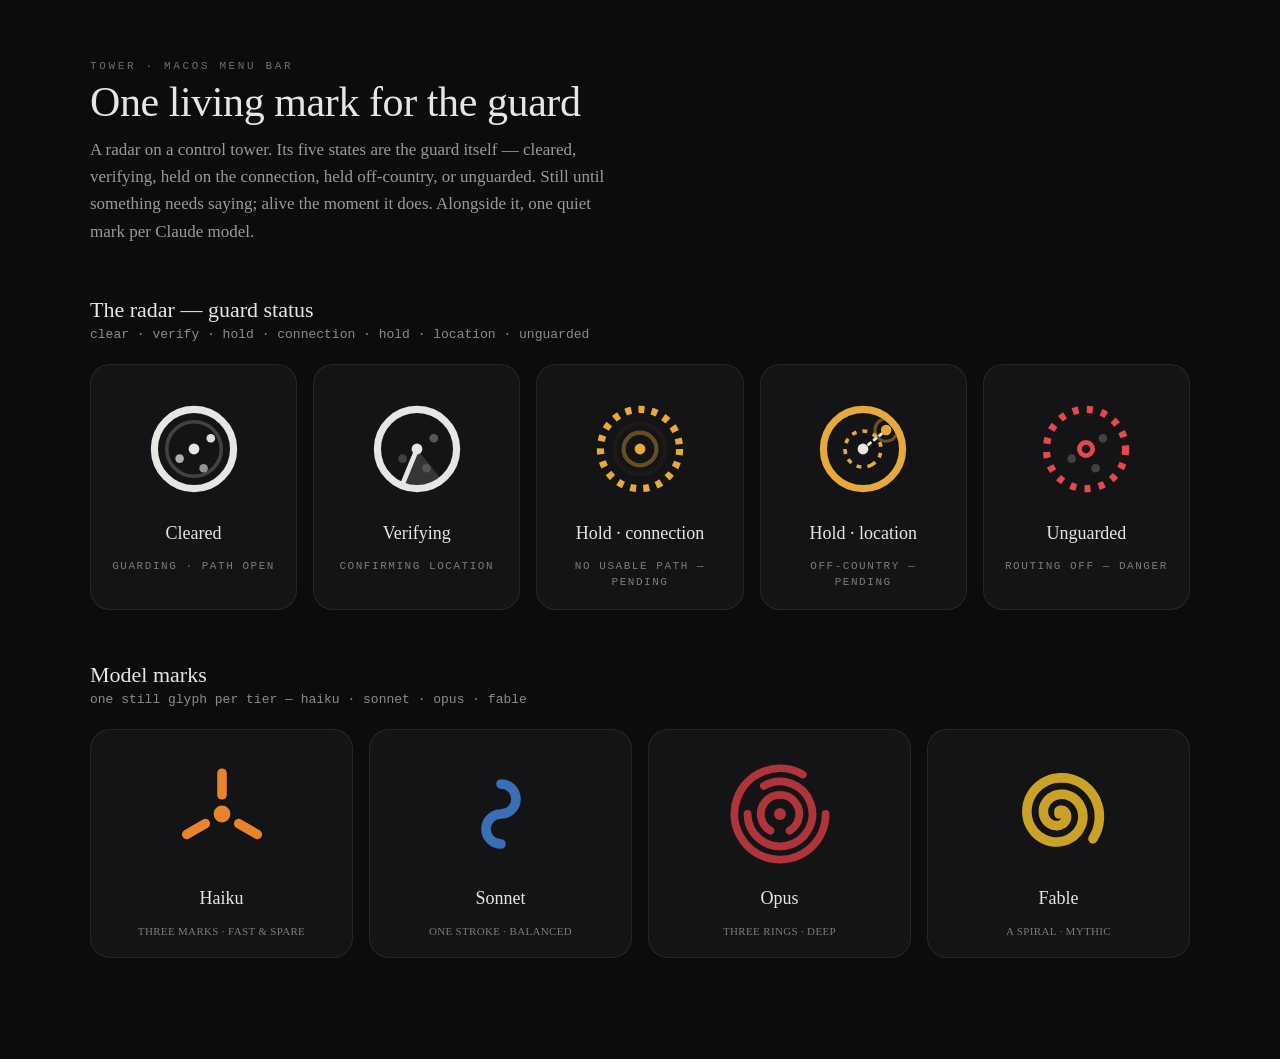
<file: Tower Identity Study.html>
<!DOCTYPE html>
<html lang="en">
<head>
<meta charset="utf-8">
<meta name="viewport" content="width=device-width, initial-scale=1">
<title>Tower — Identity Study</title>
<style>
  :root { --amber:#E6A93C; --red:#E5484D; --ink:#0C0C0E; --paper:#E7E6E2; --mut:#8b8b86; }
  * { box-sizing:border-box; }
  html,body { margin:0; }
  body {
    background:var(--ink); color:var(--paper); min-height:100vh;
    font-family:'Newsreader',Georgia,serif; padding:60px 40px 100px;
    display:flex; flex-direction:column; align-items:center;
  }
  .wrap { width:100%; max-width:1100px; display:flex; flex-direction:column; gap:52px; }
  .mono { font-family:'IBM Plex Mono',ui-monospace,SFMono-Regular,Menlo,monospace; }
  .kicker { font-size:11px; letter-spacing:.24em; color:#6E6E6A; text-transform:uppercase; }
  h1 { margin:.4rem 0 0; font-weight:500; font-size:42px; letter-spacing:-.01em; }
  p.lede { margin:.6rem 0 0; font-size:17px; line-height:1.6; color:#9A9A95; max-width:62ch; }
  h2 { font-weight:500; font-size:22px; margin:0 0 4px; }
  .sub { font-size:13px; color:var(--mut); margin:0 0 22px; }
  .grid { display:grid; grid-template-columns:repeat(auto-fit,minmax(180px,1fr)); gap:16px; }
  .card {
    background:#141416; border:1px solid rgba(255,255,255,.08); border-radius:20px;
    padding:24px 18px 18px; display:flex; flex-direction:column; align-items:center; gap:14px;
  }
  .glyph { width:120px; height:120px; color:var(--paper); }
  .name { font-weight:500; font-size:18px; }
  .desc { font-size:11px; letter-spacing:.03em; color:#7C7C77; text-align:center; line-height:1.5; text-transform:uppercase; }
  .desc.mono { letter-spacing:.14em; }
</style>
</head>
<body>
<div class="wrap">

  <header>
    <div class="mono kicker">Tower · macOS menu bar</div>
    <h1>One living mark for the guard</h1>
    <p class="lede">A radar on a control tower. Its five states are the guard itself — cleared, verifying, held on the connection, held off-country, or unguarded. Still until something needs saying; alive the moment it does. Alongside it, one quiet mark per Claude model.</p>
  </header>

  <section>
    <h2>The radar — guard status</h2>
    <p class="sub mono">clear · verify · hold&nbsp;·&nbsp;connection · hold&nbsp;·&nbsp;location · unguarded</p>
    <div class="grid" id="radars"></div>
  </section>

  <section>
    <h2>Model marks</h2>
    <p class="sub mono">one still glyph per tier — haiku · sonnet · opus · fable</p>
    <div class="grid" id="models"></div>
  </section>

</div>

<script>
const AMBER = '#E6A93C', RED = '#E5484D';
const reduce = window.matchMedia('(prefers-reduced-motion: reduce)').matches;

function svg(inner){ return '<svg viewBox="0 0 100 100" width="100%" height="100%" fill="none" style="overflow:visible;display:block">'+inner+'</svg>'; }

// ---- the radar glyph (tower) ------------------------------------------------
function buildRadar(){
  return '<g data-part="all">'
    +'<circle data-part="ring" cx="50" cy="50" r="33" stroke="currentColor" stroke-width="6" fill="none"/>'
    +'<circle data-part="pulse" cx="50" cy="50" r="10" stroke="currentColor" stroke-width="3" fill="none" opacity="0"/>'
    +'<circle data-part="ping" cx="50" cy="50" r="8" stroke="currentColor" stroke-width="3.5" fill="none" opacity="0"/>'
    +'<circle data-part="ping" cx="50" cy="50" r="8" stroke="currentColor" stroke-width="3.5" fill="none" opacity="0"/>'
    +'<g data-part="sweep" opacity="0"><path data-part="sweepTrail" d="M50 50 L50 17 A 33 33 0 0 0 21 34 Z" fill="currentColor" fill-opacity="0.16"/><line x1="50" y1="50" x2="50" y2="17" stroke="currentColor" stroke-width="4" stroke-linecap="round"/></g>'
    +'<circle data-part="blip" cx="64" cy="41" r="3.6" fill="currentColor"/>'
    +'<circle data-part="blip" cx="38" cy="58" r="3.6" fill="currentColor"/>'
    +'<circle data-part="blip" cx="58" cy="66" r="3.6" fill="currentColor"/>'
    +'<g data-part="geo" opacity="0"><circle data-part="fence" cx="50" cy="50" r="15" stroke="currentColor" stroke-width="3" fill="none" stroke-dasharray="4 5"/><line x1="50" y1="50" x2="72" y2="32" stroke="currentColor" stroke-width="2.5" stroke-linecap="round" stroke-dasharray="2 4"/><circle data-part="offHalo" cx="72" cy="32" r="5" stroke="currentColor" stroke-width="2.5" fill="none" opacity="0"/><g data-part="offMark"><circle cx="72" cy="32" r="5" fill="currentColor"/></g></g>'
    +'<circle data-part="center" cx="50" cy="50" r="4.5" fill="currentColor"/>'
    +'<circle data-part="centerRing" cx="50" cy="50" r="5.5" fill="none" stroke="'+RED+'" stroke-width="4" opacity="0"/>'
    +'</g>';
}

// ---- model marks ------------------------------------------------------------
function buildModel(m){
  let s='';
  if(m==='haiku'){ for(let k=0;k<3;k++){ const a=(-90+k*120)*Math.PI/180,dx=Math.cos(a),dy=Math.sin(a); s+='<line x1="'+(50+dx*16).toFixed(1)+'" y1="'+(50+dy*16).toFixed(1)+'" x2="'+(50+dx*34).toFixed(1)+'" y2="'+(50+dy*34).toFixed(1)+'" stroke="currentColor" stroke-width="8" stroke-linecap="round"/>'; } s+='<circle cx="50" cy="50" r="7" fill="currentColor"/>'; }
  else if(m==='sonnet'){ s='<path d="M50 25 A12.5 12.5 0 0 1 50 50 A12.5 12.5 0 0 0 50 75" fill="none" stroke="currentColor" stroke-width="8" stroke-linecap="round"/>'; }
  else if(m==='opus'){ const arc=(r,g)=>{ const a0=(g+30)*Math.PI/180,a1=(g+330)*Math.PI/180; return 'M '+(50+r*Math.cos(a0)).toFixed(1)+' '+(50+r*Math.sin(a0)).toFixed(1)+' A '+r+' '+r+' 0 1 1 '+(50+r*Math.cos(a1)).toFixed(1)+' '+(50+r*Math.sin(a1)).toFixed(1); }; [[16,90],[27,210],[38,330]].forEach(rg=>{ s+='<path d="'+arc(rg[0],rg[1])+'" fill="none" stroke="currentColor" stroke-width="6.5" stroke-linecap="round"/>'; }); s+='<circle cx="50" cy="50" r="5" fill="currentColor"/>'; }
  else { let d=''; const steps=120; for(let i=0;i<=steps;i++){ const f=i/steps,ang=f*2.35*2*Math.PI-Math.PI/2,rr=2.5+(35-2.5)*f; d+=(i?' L ':'M ')+(50+rr*Math.cos(ang)).toFixed(1)+' '+(50+rr*Math.sin(ang)).toFixed(1);} s='<path d="'+d+'" fill="none" stroke="currentColor" stroke-width="8" stroke-linecap="round" stroke-linejoin="round"/><circle cx="50" cy="50" r="4" fill="currentColor"/>'; }
  return svg(s);
}

// ---- per-frame update (radar) -----------------------------------------------
function updateRadar(p, sk, P){
  const A = reduce ? 0 : 1;
  const off = sk==='off';
  let rc='currentColor', rd='none';
  if(off){ rc=RED; rd='5 7'; } else if(sk==='holdNet'){ rc=AMBER; rd='5 6'; } else if(sk==='holdGeo') rc=AMBER;
  p.ring.setAttribute('stroke', rc); p.ring.setAttribute('stroke-dasharray', rd);
  p.center.style.opacity = off?0:1; p.centerRing.style.opacity = off?1:0;
  p.center.setAttribute('fill', sk==='holdNet'?AMBER:'currentColor');
  p.sweep.style.opacity = sk==='verify'?1:0;
  if(sk==='verify'){ p.sweep.setAttribute('transform','rotate('+((P*150)%360).toFixed(2)+' 50 50)'); }
  if(sk==='clear'){ const pr=(P*0.42)%1; p.pulse.setAttribute('r', A?(8+pr*26).toFixed(2):'22'); p.pulse.style.opacity = A?((1-pr)*0.5).toFixed(3):'0.3'; } else { p.pulse.style.opacity=0; }
  if(sk==='holdNet'){ p.pings.forEach((pg,i)=>{ pg.setAttribute('stroke',AMBER); if(A){ const pr=((P*0.7)+i*0.5)%1; pg.setAttribute('r',(7+pr*15).toFixed(2)); pg.style.opacity=(Math.max(0,1-pr)*0.7).toFixed(3);} else { pg.setAttribute('r',(11+i*7).toFixed(1)); pg.style.opacity=(0.55-i*0.25).toFixed(2);} }); } else { p.pings.forEach(pg=>pg.style.opacity=0); }
  p.blips.forEach((b,i)=>{ b.style.opacity = sk==='clear' ? (0.8+0.2*Math.sin(P*1.6+i*1.3)*A).toFixed(3) : (sk==='verify' ? (0.3+0.12*Math.sin(P*2.2+i)*A).toFixed(3) : (off?0.22:0)); });
  p.geo.style.opacity = sk==='holdGeo'?1:0;
  if(sk==='holdGeo'){
    p.fence.setAttribute('stroke',AMBER); p.offHalo.setAttribute('stroke',AMBER);
    p.fence.setAttribute('transform','rotate('+((P*45)%360).toFixed(2)+' 50 50)');
    const dx=-0.773, dy=0.634, lunge=A*6*(0.5+0.5*Math.sin(P*2.2)), s=1+0.16*Math.sin(P*3.0)*A;
    p.offMark.setAttribute('transform','translate('+(dx*lunge).toFixed(2)+' '+(dy*lunge).toFixed(2)+') translate(72 32) scale('+s.toFixed(3)+') translate(-72 -32)');
    p.offMark.querySelector('circle').setAttribute('fill',AMBER);
    if(A){ const hp=(P*1.1)%1; p.offHalo.setAttribute('r',(5+hp*9).toFixed(2)); p.offHalo.style.opacity=((1-hp)*0.8).toFixed(3); p.offHalo.setAttribute('cx',(72+dx*lunge).toFixed(2)); p.offHalo.setAttribute('cy',(32+dy*lunge).toFixed(2)); }
    else { p.offHalo.setAttribute('r','10'); p.offHalo.style.opacity='0.5'; }
  } else { p.offHalo.style.opacity=0; }
}

function cacheRadar(cont){
  const map={pings:[],blips:[]};
  cont.querySelectorAll('[data-part]').forEach(n=>{ const k=n.getAttribute('data-part'); if(k==='ping') map.pings.push(n); else if(k==='blip') map.blips.push(n); else map[k]=n; });
  return map;
}

// ---- build the page ---------------------------------------------------------
const RADARS = [
  ['clear','Cleared','guarding · path open'],
  ['verify','Verifying','confirming location'],
  ['holdNet','Hold · connection','no usable path — pending'],
  ['holdGeo','Hold · location','off-country — pending'],
  ['off','Unguarded','routing off — danger'],
];
const MODELS = [
  ['haiku','Haiku','three marks · fast & spare'],
  ['sonnet','Sonnet','one stroke · balanced'],
  ['opus','Opus','three rings · deep'],
  ['fable','Fable','a spiral · mythic'],
];
const ACCENT = { haiku:'#E8842C', sonnet:'#3B6FB5', opus:'#B0343C', fable:'#C9A227' };

const insts = [];
const rroot = document.getElementById('radars');
RADARS.forEach(([state,name,desc])=>{
  const card=document.createElement('div'); card.className='card';
  const g=document.createElement('div'); g.className='glyph'; g.innerHTML=svg(buildRadar());
  const nm=document.createElement('div'); nm.className='name'; nm.textContent=name;
  const d=document.createElement('div'); d.className='desc mono'; d.textContent=desc;
  card.append(g,nm,d); rroot.appendChild(card);
  insts.push({parts:cacheRadar(g), state});
});

const mroot = document.getElementById('models');
MODELS.forEach(([m,name,desc])=>{
  const card=document.createElement('div'); card.className='card';
  const g=document.createElement('div'); g.className='glyph'; g.style.color=ACCENT[m]; g.innerHTML=buildModel(m);
  const nm=document.createElement('div'); nm.className='name'; nm.textContent=name;
  const d=document.createElement('div'); d.className='desc'; d.textContent=desc;
  card.append(g,nm,d); mroot.appendChild(card);
});

let phase=0, last=0;
function frame(ts){
  const t=ts/1000; let dt=last?t-last:0.016; last=t; if(dt>0.05) dt=0.05;
  phase += dt; const P=phase;
  insts.forEach(i=>updateRadar(i.parts, i.state, P));
  requestAnimationFrame(frame);
}
requestAnimationFrame(frame);
</script>
</body>
</html>
</file>
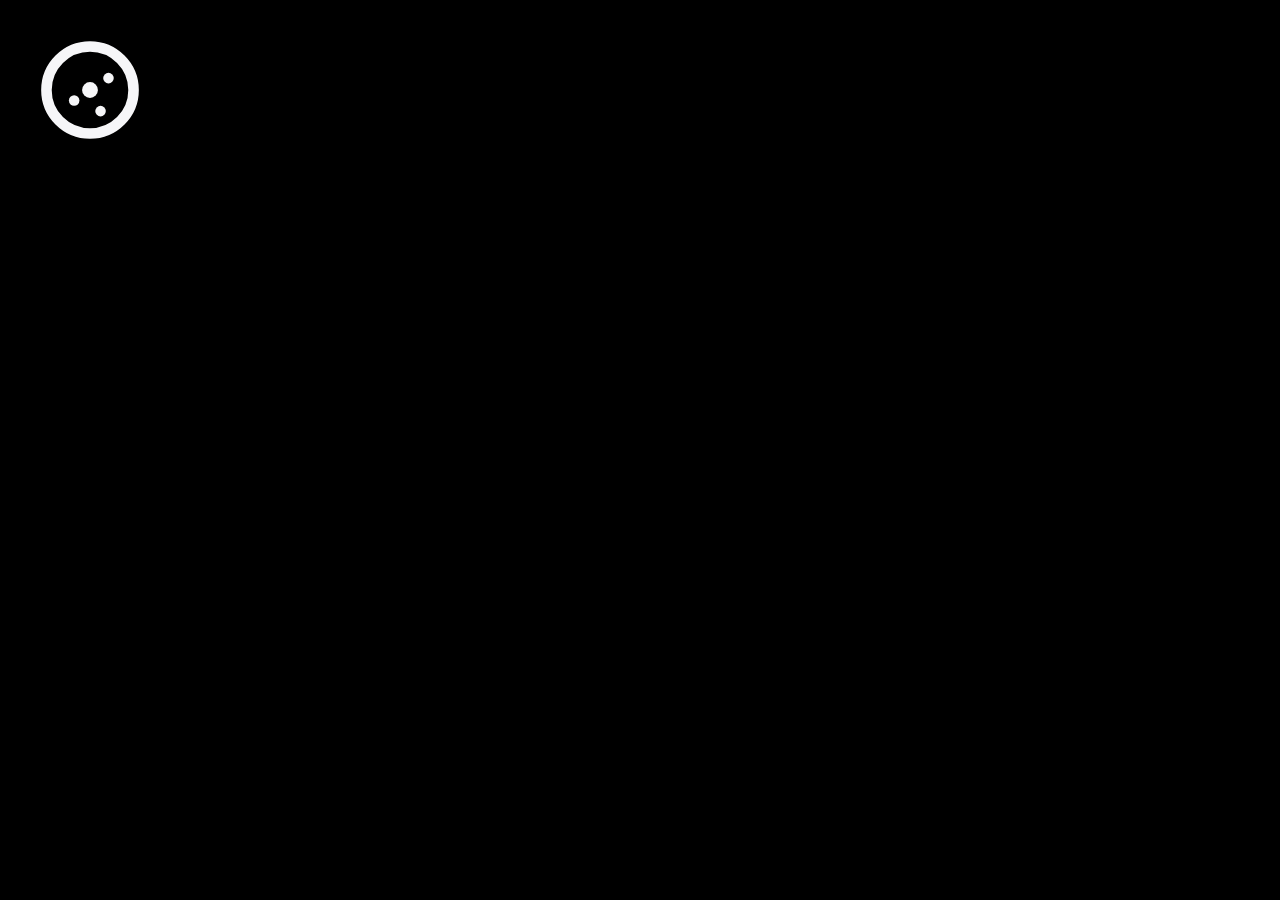
<file: site/icon.html>
<!doctype html>
<html lang="en">
<head>
<meta charset="utf-8">
<!-- Source for apple-touch-icon.png (180×180). Not published — stripped at deploy. -->
<title>Tower — touch icon</title>
<style>
*{margin:0;box-sizing:border-box}
html,body{width:180px;height:180px;overflow:hidden}
body{background:#000;display:grid;place-items:center}
svg{width:132px;height:132px;color:#f6f6f8}
</style>
</head>
<body>
<svg viewBox="0 0 100 100" fill="none">
  <circle cx="50" cy="50" r="33" stroke="currentColor" stroke-width="8" fill="none"/>
  <circle cx="64" cy="41" r="4" fill="currentColor"/>
  <circle cx="38" cy="58" r="4" fill="currentColor"/>
  <circle cx="58" cy="66" r="4" fill="currentColor"/>
  <circle cx="50" cy="50" r="6" fill="currentColor"/>
</svg>
</body>
</html>
</file>
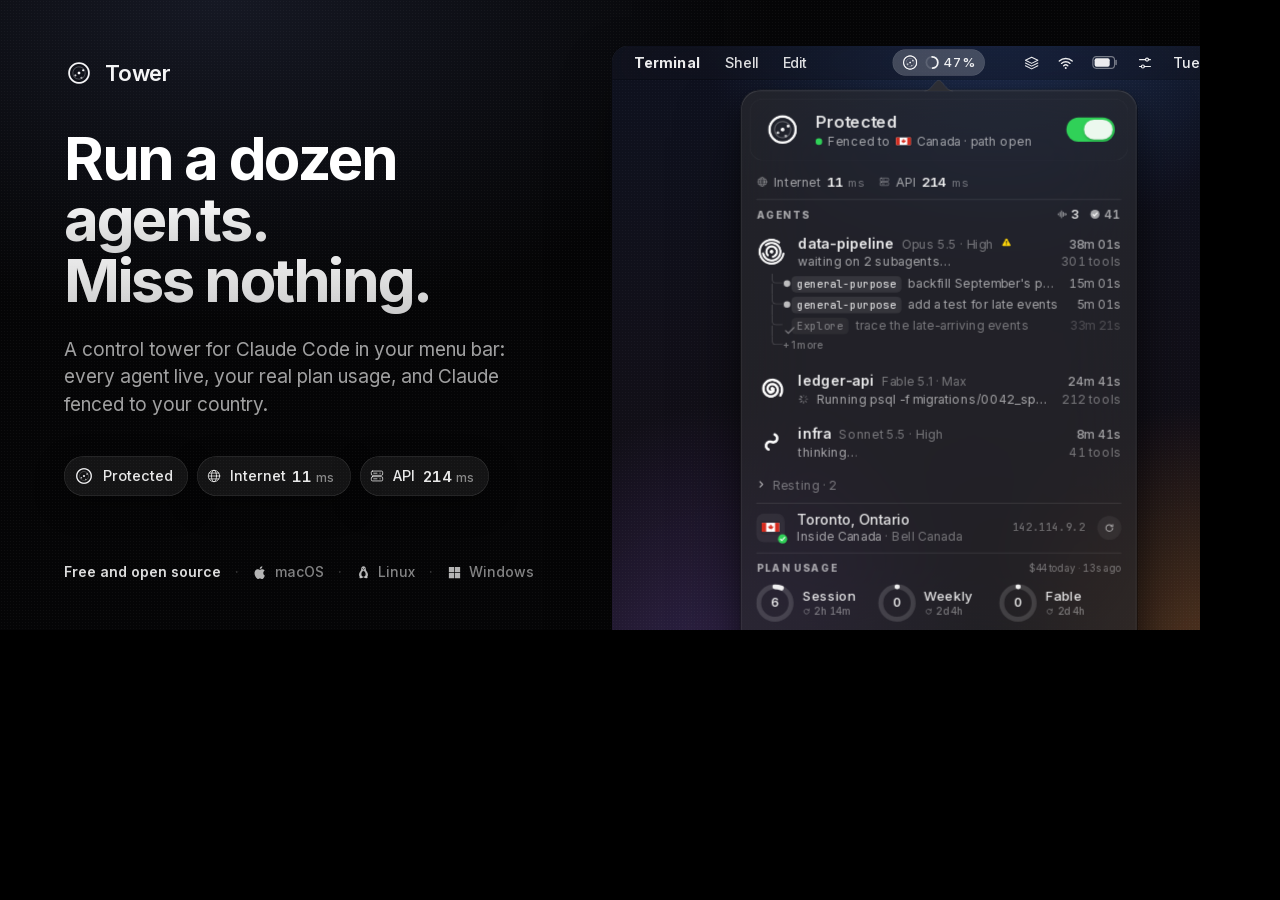
<file: site/og.html>
<!doctype html>
<html lang="en" dir="ltr">
<head>
<!-- The social card and the social video, 1200×630. The same popover, menu
     bar and director as the hero (app.js, ogScript): every frame is a pure
     function of time, so tools/og.mjs renders any instant exactly.
     ?t=SECONDS draws one instant · ?capture=1 waits for __render(t) ·
     ?lang=fa the Persian edition. -->
<meta charset="utf-8">
<meta name="robots" content="noindex">
<title>Tower · social card</title>
<link rel="stylesheet" href="app.css">
<style>
html,body{margin:0;width:1200px;height:630px;overflow:hidden;background:#000}
.og{position:relative;width:1200px;height:630px;overflow:hidden;
  background:radial-gradient(900px 520px at 18% 0%,rgb(80 92 140/.22),transparent 62%),radial-gradient(700px 500px at 100% 100%,rgb(200 120 40/.14),transparent 60%),#050506}
.og *{animation-play-state:paused!important}
.og .grain{position:absolute;inset:0;opacity:.05;background-image:radial-gradient(rgb(255 255 255/.7) .5px,transparent .6px);background-size:3px 3px;pointer-events:none}
.copy{position:absolute;top:58px;left:64px;width:540px}
.brand{display:flex;align-items:center;gap:11px;font:600 22px/1 var(--display);letter-spacing:-.01em;color:#f5f5f7}
.brand .rd{width:30px;height:30px;color:#f5f5f7}
.ogh{margin:40px 0 0;font:700 60px/1.02 var(--display);letter-spacing:-.04em;background:linear-gradient(180deg,#fff 30%,rgb(255 255 255/.62));-webkit-background-clip:text;background-clip:text;color:transparent}
.ogh .dim{background:linear-gradient(180deg,rgb(255 255 255/.62),rgb(255 255 255/.36));-webkit-background-clip:text;background-clip:text}
.ogh{padding-bottom:.22em;margin-bottom:-.22em}.ogh .dim{padding-block:.14em .22em;-webkit-box-decoration-break:clone;box-decoration-break:clone}
.ogs{margin-top:24px;font:400 19px/1.45 var(--sans);color:rgb(255 255 255/.62);max-width:470px}
.chips{display:flex;gap:9px;margin-top:38px;flex-wrap:wrap}
.chip{position:relative;display:flex;align-items:center;gap:8px;height:40px;padding-block:0;padding-inline:9px 15px;border-radius:999px;background:rgb(255 255 255/.06);box-shadow:inset 0 0 0 .5px rgb(255 255 255/.14),0 10px 30px rgb(0 0 0/.35);font:500 14.5px/1 var(--sans);color:rgb(255 255 255/.9);white-space:nowrap}
.chip .rd{width:22px;height:22px;color:#f5f5f7;flex:none}
.chip .sf{font-size:16px;color:rgb(255 255 255/.7)}
.chip .v{font:600 15px/1 var(--rounded);font-variant-numeric:tabular-nums}
.chip .u{font-size:12px;color:rgb(255 255 255/.5)}
.chip .stk>*{display:flex;align-items:center;gap:6px}
#cS{overflow:hidden}#cS>*{justify-self:start;white-space:nowrap}
.chip .vu{display:inline-flex;align-items:baseline;gap:4px;direction:ltr}
.chip .am{color:var(--orange)}.chip .rdc{color:var(--red)}
.foot{position:absolute;left:64px;bottom:50px;display:flex;gap:14px;align-items:center;font:500 14px/1 var(--sans);color:rgb(255 255 255/.5)}
.foot .pf{display:inline-flex;align-items:center;gap:7px;white-space:nowrap}
.foot .pf .sf{font-size:15px;color:rgb(255 255 255/.7)}
.foot b{color:rgb(255 255 255/.86);font-weight:600}
.foot i{font-style:normal;opacity:.4}
.panel{position:absolute;left:612px;top:46px;width:640px;height:640px;transform:none}
.panel .stagehost{position:absolute;left:0;top:0;width:582px;height:582px;transform:scale(1.1);transform-origin:0 0}
.panel .mb .mi:nth-child(n+4){display:none}
html[dir=rtl] .copy{left:auto;right:64px;text-align:right}
html[dir=rtl] .foot{left:auto;right:64px}
html[dir=rtl] .panel{left:-52px}
html[dir=rtl] .ogh{font-size:50px;line-height:1.3;letter-spacing:0}
html[dir=rtl] .ogs{font-size:19px;line-height:1.85}
html[dir=rtl] .brand{flex-direction:row}
html[dir=rtl] .chips{direction:rtl}
</style>
</head>
<body>
<div class="og" id="og">
  <div class="grain"></div>
  <div class="copy">
    <div class="brand"><span class="rd" id="brandRd"></span>Tower</div>
    <h1 class="ogh" id="h"></h1>
    <p class="ogs" id="s"></p>
    <div class="chips">
      <span class="chip"><span class="rd" id="chipRd"></span><span class="stk" id="cS"><span></span><span class="am"></span><span class="am"></span></span></span>
      <span class="chip"><span data-sf="globe"></span><span class="stk" id="cI"><span><span class="l"></span><span class="vu"><span class="v" id="vI">11</span><span class="u">ms</span></span></span><span class="rdc"></span></span></span>
      <span class="chip"><span data-sf="rack"></span><span class="l2"></span><span class="vu"><span class="v" id="vA">214</span><span class="u">ms</span></span></span>
    </div>
  </div>
  <div class="foot" id="foot"></div>
  <div class="desk panel" id="panel"><div class="wall"><div class="grain"></div></div><div class="stagehost" id="stage"></div></div>
</div>
<script>
window.TW_OG = true;
const Q = new URLSearchParams(location.search), FA = Q.get('lang') === 'fa';
const COPY = FA ? {
  h: 'یک دوجین ایجنت.<br><span class="dim">هیچ‌چیز از قلم نمی‌افتد.</span>',
  s: 'برج مراقبت Claude Code در نوار منوی شما: هر ایجنت زنده، مصرف واقعی پلن، و Claude محصور در کشور خودتان.',
  st: ['محافظت می‌شود', 'نگه‌داشته · بیرون از کشور', 'نگه‌داشته · بی‌مسیر'], int: ['اینترنت', 'اینترنت قطع است'], api: 'API',
  foot: '<b>رایگان و متن‌باز</b>', os: ['macOS', 'Linux', 'Windows'],
} : {
  h: 'Run a dozen agents.<br><span class="dim">Miss nothing.</span>',
  s: 'A control tower for Claude Code in your menu bar: every agent live, your real plan usage, and Claude fenced to your country.',
  st: ['Protected', 'Held · off-country', 'Held · no path'], int: ['Internet', 'Internet offline'], api: 'API',
  foot: '<b>Free and open source</b>', os: ['macOS', 'Linux', 'Windows'],
};
if (FA) { document.documentElement.lang = 'fa'; document.documentElement.dir = 'rtl'; }
document.getElementById('h').innerHTML = COPY.h;
document.getElementById('s').textContent = COPY.s;
document.getElementById('foot').innerHTML = COPY.foot + [['macos', 0], ['tux', 1], ['windows', 2]].map(([g, i]) => `<i>·</i><span class="pf"><span data-sf="${g}"></span>${COPY.os[i]}</span>`).join('');
[...document.getElementById('cS').children].forEach((e, i) => e.textContent = COPY.st[i]);
document.querySelector('#cI .l').textContent = COPY.int[0];
document.querySelector('#cI .rdc').textContent = COPY.int[1];
document.querySelector('.l2').textContent = COPY.api;
</script>
<script src="app.js"></script>
<script>
(() => {
  const TW = window.TW, $ = id => document.getElementById(id);
  TW.hydrate(document);
  const sc = TW.buildScene($('stage'), { og: true, clock: 'Tue 9:41' });
  const pv = sc.pv.root, W = 582;
  let state = 'clear';
  TW.radar($('brandRd'), () => ({ state: 'clear' }));
  TW.radar($('chipRd'), () => ({ state }));
  const layout = () => {
    const tw = sc.mb.tw; tw.style.position = 'absolute';
    const cx = W / 2 + 6; tw.style.left = (cx - tw.offsetWidth / 2) + 'px';
    pv.style.left = (cx - 180) + 'px'; pv.style.top = '40px'; pv.style.setProperty('--ax', '180px');
    sc.pv.measure();
  };
  const clamp = (v, a = 0, b = 1) => Math.min(b, Math.max(a, v));
  let cw = [];
  window.__T = 12;
  window.__render = t => {
    const f = TW.ogScript(t);
    TW.applyScene(sc, f, t);
    state = f.state;
    const h = Math.max(f.geo, f.net);
    const wS = [1 - h, f.geo, f.net]; TW.stackTo($('cS'), wS);
    $('cS').style.width = wS.reduce((a, w, i) => a + cw[i] * clamp(w), 0).toFixed(2) + 'px';
    TW.stackTo($('cI'), [1 - f.net, f.net]);
    const m = TW.ms(f.step); $('vI').textContent = m.int; $('vA').textContent = m.api;
    TW.drawAll(t);
  };
  document.fonts.ready.then(() => {
    layout();
    cw = [...$('cS').children].map(e => e.offsetWidth);
    const t0 = Q.has('t') ? +Q.get('t') : null;
    window.__render(t0 ?? 0);
    window.__ready = true;
    if (t0 == null && !Q.has('capture')) { const s = performance.now(); const loop = () => { window.__render(((performance.now() - s) / 1000) % 12); requestAnimationFrame(loop); }; requestAnimationFrame(loop); }
  });
})();
</script>
</body>
</html>
</file>
<file: app.css>
/* Tower: the site's one stylesheet, shared by index.html, fa/index.html and
   og.html. The app replicas (.pv, .mb, .menu, .term) are measured from
   src/Popover.swift and src/DesignSystem.swift in points, 1pt = 1px, and keep
   macOS dark aqua's own label alphas. The page around them is one material:
   frosted glass over a deep ground. */

@font-face{font-family:"JetBrains Mono";src:url("fonts/jetbrainsmono-500.woff2") format("woff2");font-weight:500;font-display:swap}
@font-face{font-family:"JetBrains Mono";src:url("fonts/jetbrainsmono-700.woff2") format("woff2");font-weight:700;font-display:swap}
@font-face{font-family:"Inter";src:url("fonts/inter-latin.woff2") format("woff2");font-weight:300 800;font-display:swap}
/* Persian: Vazirmatn for words, Estedad for headlines, both limited to the
   Arabic block so Latin runs inside a Persian line stay on Inter */
@font-face{font-family:"Vazirmatn";src:url("fonts/vazirmatn-arabic.woff2") format("woff2");font-weight:100 900;font-display:swap;unicode-range:U+0600-06FF,U+0750-077F,U+08A0-08FF,U+200C-200E,U+FB50-FDFF,U+FE70-FEFF}
@font-face{font-family:"Estedad";src:url("fonts/estedad-arabic.woff2") format("woff2");font-weight:100 900;font-display:swap;unicode-range:U+0600-06FF,U+0750-077F,U+08A0-08FF,U+200C-200E,U+FB50-FDFF,U+FE70-FEFF}

:root{
  --sans:-apple-system,BlinkMacSystemFont,"SF Pro Text","Inter",system-ui,sans-serif;
  --display:-apple-system,BlinkMacSystemFont,"SF Pro Display","Inter",system-ui,sans-serif;
  --rounded:ui-rounded,"SF Pro Rounded",-apple-system,BlinkMacSystemFont,"Inter",sans-serif;
  --mono:"JetBrains Mono",ui-monospace,SFMono-Regular,Menlo,monospace;
  --bg:#000;
  --t1:rgb(255 255 255/.94);--t2:rgb(255 255 255/.64);--t3:rgb(255 255 255/.44);--t4:rgb(255 255 255/.28);
  --rule:rgb(255 255 255/.08);--hair:rgb(255 255 255/.12);
  /* the system's dark-mode signal colours, as the app uses them */
  --green:#30d158;--orange:#ff9f0a;--yellow:#ffd60a;--red:#ff453a;--indigo:#6e6cf0;
  /* the brand's two marks of trouble (Glyph.swift) */
  --amber:#e6a93c;--tred:#e5484d;
  --ease:cubic-bezier(.22,.8,.24,1);--inout:cubic-bezier(.65,0,.35,1);
  --spring:cubic-bezier(.3,1.35,.55,1);
  /* the glass */
  --glass:rgb(30 30 33/.58);--glass-hi:rgb(44 44 48/.66);
  --glass-edge:inset 0 0 0 .5px rgb(255 255 255/.13),inset 0 1px 0 rgb(255 255 255/.07);
  --lift:0 30px 80px -24px rgb(0 0 0/.8),0 10px 30px -10px rgb(0 0 0/.5);
  --wrap:1200px;
  color-scheme:dark;
}
*{box-sizing:border-box;margin:0;padding:0}
html{background:var(--bg);color:var(--t1);font-family:var(--sans);-webkit-font-smoothing:antialiased;-moz-osx-font-smoothing:grayscale;text-rendering:optimizeLegibility;scroll-behavior:smooth;scroll-padding-top:80px}
body{overflow-x:hidden;min-height:100vh}
a{color:inherit;text-decoration:none}
button{font:inherit;color:inherit;background:none;border:0;cursor:pointer}
code,kbd{font-family:var(--mono);font-size:.88em}
::selection{background:rgb(255 255 255/.22)}
.sr{position:absolute;width:1px;height:1px;overflow:hidden;clip:rect(0 0 0 0);white-space:nowrap}
.sf{width:1em;height:1em;display:inline-block;vertical-align:-.125em;flex:none;overflow:visible}

/* ───────────────────────── the ground ───────────────────────── */
.ground{position:fixed;inset:0;z-index:-1;pointer-events:none;overflow:hidden}
.ground::before{content:"";position:absolute;inset:-20% -10% auto;height:120vh;
  background:radial-gradient(60% 50% at 50% 0%,rgb(120 140 190/.16),transparent 70%),
             radial-gradient(40% 40% at 85% 30%,rgb(230 169 60/.06),transparent 70%),
             radial-gradient(40% 40% at 10% 40%,rgb(90 120 220/.07),transparent 70%)}
.ground::after{content:"";position:absolute;inset:0;opacity:.035;mix-blend-mode:overlay;
  background-image:url("data:image/svg+xml,%3Csvg xmlns='http://www.w3.org/2000/svg' width='160' height='160'%3E%3Cfilter id='n'%3E%3CfeTurbulence type='fractalNoise' baseFrequency='.9' numOctaves='3' stitchTiles='stitch'/%3E%3C/filter%3E%3Crect width='100%25' height='100%25' filter='url(%23n)'/%3E%3C/svg%3E")}

/* ───────────────────────── glass ───────────────────────── */
.glass{background:var(--glass);-webkit-backdrop-filter:blur(30px) saturate(1.7);backdrop-filter:blur(30px) saturate(1.7);box-shadow:var(--glass-edge),var(--lift)}
.card{position:relative;border-radius:28px;background:linear-gradient(180deg,rgb(255 255 255/.045),rgb(255 255 255/.015));box-shadow:inset 0 0 0 .5px rgb(255 255 255/.1),inset 0 1px 0 rgb(255 255 255/.06);overflow:hidden;isolation:isolate}
.card::before{content:"";position:absolute;inset:0;z-index:-1;background:radial-gradient(80% 60% at 50% 0%,rgb(255 255 255/.05),transparent 70%)}

/* ───────────────────────── the bar ───────────────────────── */
.nav{position:fixed;top:12px;left:50%;transform:translateX(-50%);z-index:50;display:flex;align-items:center;gap:6px;height:48px;padding-block:0;padding-inline:14px 6px;border-radius:999px;width:min(calc(100% - 24px),980px)}
.nav .brand{display:flex;align-items:center;gap:9px;font:600 15px/1 var(--display);letter-spacing:-.01em;margin-inline-end:auto}
.nav .brand .mk{width:20px;height:20px;color:var(--t1)}
.nav .links{display:flex;gap:2px}
.nav .links a,.nav .lang{font-size:13px;color:var(--t2);padding:8px 12px;border-radius:999px;transition:color .2s,background .2s}
.nav .links a:hover,.nav .lang:hover{color:var(--t1);background:rgb(255 255 255/.06)}
.nav .gh{width:36px;height:36px;display:grid;place-items:center;border-radius:50%;color:var(--t2);font-size:17px;transition:color .2s,background .2s}
.nav .gh:hover{color:var(--t1);background:rgb(255 255 255/.06)}
.btn{display:inline-flex;align-items:center;gap:8px;height:36px;padding:0 16px;border-radius:999px;font:600 13px/1 var(--sans);background:var(--t1);color:#0a0a0b;transition:transform .2s var(--ease),background .2s}
.btn:hover{background:#fff}.btn:active{transform:scale(.97)}
.btn.ghost{background:rgb(255 255 255/.08);color:var(--t1);box-shadow:inset 0 0 0 .5px rgb(255 255 255/.12)}
.btn.ghost:hover{background:rgb(255 255 255/.13)}
.btn.lg{height:48px;padding:0 22px;font-size:15px}

/* ───────────────────────── type ───────────────────────── */
section{position:relative;padding:150px 24px 0}
.wrap{max-width:var(--wrap);margin:0 auto}
.kicker{display:inline-flex;align-items:center;gap:8px;font:600 13px/1 var(--sans);color:var(--t2);letter-spacing:.01em}
.kicker .sf{font-size:15px;color:var(--t1)}
h1,h2{font-family:var(--display);font-weight:700;letter-spacing:-.035em;line-height:1.02;
  background:linear-gradient(180deg,#fff 30%,rgb(255 255 255/.62));-webkit-background-clip:text;background-clip:text;color:transparent}
h1{font-size:clamp(46px,7.4vw,96px)}
h2{font-size:clamp(38px,5.2vw,68px);margin-top:18px}
h2 .dim,h1 .dim{background:linear-gradient(180deg,rgb(255 255 255/.5),rgb(255 255 255/.28));-webkit-background-clip:text;background-clip:text}
/* gradient text paints only inside its box: give the descenders room
   (Persian dots and tails reach well under the line) without moving a thing */
h1,h2{padding-bottom:.22em;margin-bottom:-.22em}
h2 .dim,h1 .dim{padding-block:.14em .22em;-webkit-box-decoration-break:clone;box-decoration-break:clone}
h3{font:600 21px/1.25 var(--display);letter-spacing:-.015em;color:var(--t1)}
.lede{font-size:clamp(17px,1.55vw,21px);line-height:1.5;color:var(--t2);max-width:640px;margin-top:22px;letter-spacing:-.005em}
.lede b{color:var(--t1);font-weight:600}
.head{max-width:820px}
.head.c{margin:0 auto;text-align:center}.head.c .lede{margin-inline:auto}
.small{font-size:14px;line-height:1.55;color:var(--t3)}
.small b{color:var(--t2);font-weight:600}

/* reveal: rises into place once, the first time it is seen */
.rv{opacity:0;transform:translateY(22px);transition:opacity 1s var(--ease),transform 1.1s var(--ease)}
.rv.in{opacity:1;transform:none}
.d1{transition-delay:.08s}.d2{transition-delay:.16s}.d3{transition-delay:.24s}.d4{transition-delay:.32s}.d5{transition-delay:.4s}

/* ───────────────────────── the opening ───────────────────────── */
.hero{padding-top:140px;text-align:center}
.hero .pill{display:inline-flex;align-items:center;gap:8px;height:32px;padding-block:0;padding-inline:7px 14px;border-radius:999px;font-size:13px;color:var(--t2)}
.hero .pill .mk{width:18px;height:18px;color:var(--t1)}
.hero .pill b{color:var(--t1);font-weight:600}
.hero h1{margin-top:26px}
.hero .lede{margin:24px auto 0;max-width:700px}
.cta{display:flex;justify-content:center;flex-wrap:wrap;gap:12px;margin-top:36px}
.cmd{display:inline-flex;align-items:center;gap:10px;height:48px;padding-block:0;padding-inline:18px 6px;border-radius:999px;font:500 13.5px/1 var(--mono);color:var(--t1);max-width:100%;direction:ltr}
.cmd .p{color:var(--t4)}
.cmd code{font-size:inherit;white-space:nowrap;overflow:hidden;text-overflow:ellipsis}
.cmd .cp{display:inline-flex;align-items:center;gap:6px;height:36px;padding:0 13px;border-radius:999px;font:600 12.5px/1 var(--sans);color:var(--t2);background:rgb(255 255 255/.07);transition:background .2s,color .2s;flex:none}
.cmd .cp:hover{background:rgb(255 255 255/.12);color:var(--t1)}
.cmd .cp .ok{display:none}.cmd .cp.done .ok{display:inline-block;color:var(--green)}.cmd .cp.done .cc{display:none}
.meta{display:flex;justify-content:center;flex-wrap:wrap;gap:8px 22px;margin-top:22px;font-size:13px;color:var(--t3)}
.meta span{display:inline-flex;align-items:center;gap:7px}
.meta .sf{font-size:14px;color:var(--t2)}

/* the desk: a slice of a Mac, wallpaper, menu bar, Tower open */
.deskwrap{position:relative;margin:72px auto 0;max-width:1240px}
.deskwrap::before{content:"";position:absolute;inset:8% 6% -6%;background:radial-gradient(50% 50% at 50% 50%,rgb(150 170 230/.18),transparent 70%);filter:blur(40px);z-index:-1}
.deskfit{position:relative;margin:0 auto}
.desk{position:absolute;left:0;top:0;transform-origin:0 0;border-radius:22px;overflow:hidden;text-align:left;direction:ltr;
  box-shadow:0 0 0 .5px rgb(255 255 255/.14),0 1px 0 rgb(255 255 255/.06) inset,0 60px 140px -40px rgb(0 0 0/.95),0 0 0 1px #000}
.wall{position:absolute;inset:0;
  background:
   radial-gradient(70% 90% at 18% 110%,#3d2c5c 0%,transparent 60%),
   radial-gradient(60% 80% at 92% 100%,#5a3a22 0%,transparent 55%),
   radial-gradient(80% 70% at 60% -10%,#23365e 0%,transparent 60%),
   linear-gradient(180deg,#0e1220,#120f18 60%,#0d0b10)}
.wall::after{content:"";position:absolute;inset:0;opacity:.07;mix-blend-mode:overlay;background-image:inherit}
.wall .grain{position:absolute;inset:0;opacity:.05;background-image:url("data:image/svg+xml,%3Csvg xmlns='http://www.w3.org/2000/svg' width='160' height='160'%3E%3Cfilter id='n'%3E%3CfeTurbulence type='fractalNoise' baseFrequency='.85' numOctaves='3' stitchTiles='stitch'/%3E%3C/filter%3E%3Crect width='100%25' height='100%25' filter='url(%23n)'/%3E%3C/svg%3E")}

/* the menu bar */
.mb{position:absolute;left:0;right:0;top:0;height:30px;display:flex;align-items:center;gap:4px;padding:0 10px;font:500 13px/1 var(--sans);color:rgb(255 255 255/.92);
  background:rgb(20 20 24/.42);-webkit-backdrop-filter:blur(30px) saturate(1.6);backdrop-filter:blur(30px) saturate(1.6);box-shadow:0 .5px 0 rgb(0 0 0/.4);z-index:3}
.mb .app{font-weight:700;padding:0 10px}
.mb .mi{padding:0 9px;color:rgb(255 255 255/.86)}
.mb .sp{flex:1}
.mb .si{height:24px;min-width:24px;padding:0 6px;display:flex;align-items:center;justify-content:center;gap:5px;border-radius:999px;font-size:13px;color:rgb(255 255 255/.92)}
.mb .si .sf{font-size:15px}
.mb .tw{position:relative;padding:0 9px 0 7px;background:rgb(255 255 255/.2);box-shadow:inset 0 0 0 .5px rgb(255 255 255/.1)}
.mb .tw .rd{width:18px;height:18px}
.mb .tw .ring{width:12px;height:12px}
.mb .tw .pct{font:500 12px/1 var(--sans);font-variant-numeric:tabular-nums}
.mb .tw .np{display:none;align-items:center;justify-content:center;height:15px;min-width:15px;padding:0 4.5px;border-radius:8px;background:var(--orange);color:#fff;font:700 10px/1 var(--sans);font-variant-numeric:tabular-nums;margin-right:2px}
.mb .tw .np.on{display:inline-flex;animation:pop .45s var(--spring)}
.mb .clock{font-variant-numeric:tabular-nums;padding:0 8px}
@keyframes pop{from{transform:scale(.4);opacity:0}to{transform:none;opacity:1}}

/* the windows behind */
.win{position:absolute;border-radius:12px;overflow:hidden;background:rgb(22 22 24/.92);box-shadow:0 0 0 .5px rgb(255 255 255/.12),0 0 0 1px #000,0 30px 70px rgb(0 0 0/.55)}
.win .tb{height:28px;display:flex;align-items:center;gap:8px;padding:0 12px;font:600 12px/1 var(--sans);color:rgb(255 255 255/.5);background:rgb(255 255 255/.03);border-bottom:.5px solid rgb(255 255 255/.06)}
.win .tb .ttl{flex:1;text-align:center;margin-right:52px}
.lights{display:flex;gap:7px}.lights i{width:12px;height:12px;border-radius:50%;background:#ff5f57}.lights i:nth-child(2){background:#febc2e}.lights i:nth-child(3){background:#28c840}
.lights.dim i{background:rgb(255 255 255/.16)}

/* callouts around the popover */
.co{position:absolute;width:250px;display:grid;padding-block:12px 13px;padding-inline:12px 14px;border-radius:18px;
  background:rgb(28 28 32/.62);-webkit-backdrop-filter:blur(26px) saturate(1.6);backdrop-filter:blur(26px) saturate(1.6);
  box-shadow:inset 0 0 0 .5px rgb(255 255 255/.14),inset 0 1px 0 rgb(255 255 255/.07),0 20px 50px -10px rgb(0 0 0/.6);
  opacity:0;transform:translateY(10px) scale(.97);transition:opacity .8s var(--ease),transform .9s var(--spring);z-index:4}
.co.in{opacity:1;transform:none}
.co .ic{width:34px;height:34px;flex:none;border-radius:10px;display:grid;place-items:center;font-size:16px;color:var(--t1);background:rgb(255 255 255/.08);box-shadow:inset 0 0 0 .5px rgb(255 255 255/.1)}
.co .ic.g{color:var(--green);background:rgb(48 209 88/.12)}
.co .ic.o{color:var(--orange);background:rgb(255 159 10/.13)}
.co b{display:block;font:600 13.5px/1.25 var(--sans);color:var(--t1);letter-spacing:-.005em}
.co b .v{font-family:var(--rounded);font-variant-numeric:tabular-nums}
.co div>span{display:block;font-size:12px;line-height:1.4;color:var(--t2);margin-top:3px}
.co .ic{font-size:16px}
.co .cv{grid-area:1/1;display:flex;align-items:flex-start;gap:12px}
.co .ic.r{color:var(--red);background:rgb(255 69 58/.13)}
.leads{position:absolute;inset:0;pointer-events:none;z-index:4;overflow:visible}
.leads path{fill:none;stroke:rgb(255 255 255/.32);stroke-width:1;stroke-dasharray:var(--len);stroke-dashoffset:var(--len);transition:stroke-dashoffset 1s var(--ease)}
.leads path.in{stroke-dashoffset:0}
.leads circle{fill:#fff;opacity:0;transition:opacity .4s .6s}
.leads circle.in{opacity:.9}
.leads circle.halo{fill:none;stroke:#fff;stroke-width:1}
.leads circle.halo.in{opacity:.25}

/* ═════════════════════ the popover, measured from Popover.swift ═════════════════════
   NSPopover in dark aqua: label .85, secondary .55→.62 on vibrancy, tertiary
   ~.4, quaternary ~.22. Sizes in points. */
.pv{position:absolute;width:360px;font-family:var(--sans);color:rgb(255 255 255/.88);letter-spacing:0;font-size:13px;line-height:normal;-webkit-font-smoothing:antialiased;
  --s2:rgb(255 255 255/.6);--s3:rgb(255 255 255/.4);--s4:rgb(255 255 255/.22);--fill:rgb(255 255 255/.06);z-index:2}
.pv-body{position:relative;border-radius:18px;overflow:hidden;
  background:rgb(42 42 45/.7);-webkit-backdrop-filter:blur(34px) saturate(1.9) brightness(.92);backdrop-filter:blur(34px) saturate(1.9) brightness(.92);
  box-shadow:0 0 0 .5px rgb(0 0 0/.7),inset 0 0 0 .5px rgb(255 255 255/.17),inset 0 1px 0 rgb(255 255 255/.07),0 28px 70px -14px rgb(0 0 0/.7),0 10px 24px rgb(0 0 0/.28)}
.pv-arrow{position:absolute;top:-10px;left:calc(var(--ax,180px) - 13px);width:26px;height:11px;z-index:1;overflow:visible}
.pv-arrow path{fill:rgb(48 48 51/.86)}
.pv-arrow .e{fill:none;stroke:rgb(255 255 255/.17);stroke-width:.5}
.pv-hd{display:flex;align-items:center;gap:12px;margin:8px 8px 4px;padding:10px 12px;border-radius:12px;background:rgb(255 255 255/.045);box-shadow:inset 0 0 0 .5px rgb(255 255 255/.06);transition:background .45s var(--ease)}
.pv-hd .rd{width:36px;height:36px;flex:none}
.pv-hd .tx{flex:1;min-width:0;display:flex;flex-direction:column;gap:2px}
.stk{display:grid}.stk>*{grid-area:1/1}
.pv-hd .t{font-size:15px;font-weight:600;white-space:nowrap}
.pv-hd .t .am{color:var(--orange)}
.pv-hd .stk{min-width:0}.pv-hd .t>span{overflow:hidden;text-overflow:ellipsis}.pv-hd .s>span:not(:first-child){display:block;text-overflow:ellipsis}
.pv-hd .s{font-size:11px;color:var(--s2);white-space:nowrap}
.pv-hd .s>span{display:flex;align-items:center;gap:5px;overflow:hidden}
.pv-hd .s .dot{width:6px;height:6px;border-radius:50%;background:var(--green);flex:none}
.flag{display:inline-block;width:1.25em;height:.84em;vertical-align:-.08em;border-radius:1.5px;overflow:hidden;box-shadow:0 0 0 .5px rgb(0 0 0/.25)}
.sw{position:relative;width:44px;height:22px;border-radius:11px;background:rgb(255 255 255/.16);flex:none;transition:background .3s}
.sw::after{content:"";position:absolute;top:2px;left:2px;width:26px;height:18px;border-radius:9px;background:#f4f4f5;box-shadow:0 1px 2px rgb(0 0 0/.25);transition:transform .35s var(--spring)}
.sw.on{background:var(--green)}.sw.on::after{transform:translateX(14px);background:#ecf8ee}

.pv-net{display:flex;align-items:center;gap:14px;padding:7px 14px;min-height:31px}
.pv-net .rg{display:flex;align-items:baseline;gap:5px;white-space:nowrap}
.pv-net .rg .sf{font-size:11px;color:var(--s3);align-self:center}
.pv-net .rg .l{font-size:11px;color:var(--s2)}
.pv-net .rg .v{font:600 12px/1 var(--rounded);font-variant-numeric:tabular-nums;color:rgb(255 255 255/.92)}
.pv-net .rg .u{font-size:10px;color:var(--s3)}
.pv-ban{display:flex;align-items:center;gap:8px;margin:5px 10px;padding:8px;border-radius:8px;background:rgb(var(--bc)/.14)}
.pv-ban .sf{font-size:14px;color:rgb(var(--bc))}
.pv-ban b{display:block;font-size:12px;font-weight:600;color:rgb(255 255 255/.9)}
.pv-ban span{display:block;font-size:10px;color:var(--s2);margin-top:1px}
.pv-ban.or{--bc:255 159 10}.pv-ban.rd{--bc:255 69 58}
.pv hr{border:0;height:.5px;background:rgb(255 255 255/.11);margin:0 14px}
.pv-ah{display:flex;align-items:center;padding:8px 14px 4px}
.pv-cap{font-size:9px;font-weight:800;letter-spacing:.7px;color:var(--s2)}
.pv-ah .cnt{margin-left:auto;display:flex;gap:10px}
.pv-ah .cnt span{display:inline-flex;align-items:center;gap:3px;font:600 11px/1 var(--sans);font-variant-numeric:tabular-nums}
.pv-ah .cnt .sf{font-size:10px;color:var(--s2)}
.pv-ah .cnt .hand .sf{color:var(--orange)}
.pv-ah .cnt .dn{color:var(--s2)}
.pv-list{position:relative;transition:height .5s var(--ease)}
.pv-row{position:relative;padding:8px 14px}
.pv-row .r1{display:flex;align-items:center;gap:10px}
.pv-row .gl{width:28px;height:28px;flex:none;color:rgb(255 255 255/.9)}
.pv-row .col{flex:1;min-width:0;display:flex;flex-direction:column;gap:2px}
.pv-row .ln{display:flex;align-items:baseline;gap:7px;white-space:nowrap;min-width:0}
.pv-row .nm{font-size:13px;font-weight:600;color:rgb(255 255 255/.9)}
.pv-row .mm{font-size:11px;color:var(--s3);overflow:hidden;text-overflow:ellipsis}
.pv-row .wn{font-size:9px;color:var(--yellow);align-self:center}
.pv-row .ck{margin-left:auto;font:500 11px/1 var(--sans);font-variant-numeric:tabular-nums;color:var(--s2);padding-left:6px}
.pv-row .act{font-size:11px;color:var(--s2);overflow:hidden;text-overflow:ellipsis;min-width:0}
.pv-row .tl{margin-left:auto;font-size:11px;font-variant-numeric:tabular-nums;color:var(--s3);padding-left:6px}
.pv-row .spin{width:10px;height:10px;flex:none;align-self:center;color:var(--s2)}
.pv-row.ny{display:flex;align-items:center;gap:9px;padding:7px 14px}
.pv-row.ny .sy{width:22px;flex:none;display:grid;place-items:center;font-size:15px}
.pv-row.ny .nm{font-weight:500}
.pv-row.ny .col{gap:1px}
.pv-row.ny .ago{flex:none;font-size:11px;font-variant-numeric:tabular-nums;color:var(--s3);margin-left:6px}
.pv-row.glow{background:rgb(255 159 10/.1)}
.shim{-webkit-background-clip:text;background-clip:text;color:transparent!important;
  background-image:linear-gradient(90deg,rgb(255 255 255/.6) 0 35%,rgb(255 255 255/1) 50%,rgb(255 255 255/.6) 65% 100%);background-size:250% 100%;animation:shim 1.8s linear infinite}
@keyframes shim{from{background-position:100% 0}to{background-position:-150% 0}}
/* the subagent tree */
.tree{margin-top:4px}
.tree .n{display:flex;align-items:center;height:19px}
.tree .rail{position:relative;width:24px;height:100%;flex:none}
.tree .rail::before{content:"";position:absolute;left:13.5px;top:0;bottom:50%;border-left:1px solid rgb(255 255 255/.16);border-bottom:1px solid rgb(255 255 255/.16);border-bottom-left-radius:4px;width:9px}
.tree .rail::after{content:"";position:absolute;left:13.5px;top:50%;bottom:0;border-left:1px solid rgb(255 255 255/.16)}
.tree .n.last .rail::after{display:none}
.tree .dot{position:absolute;right:-6.5px;top:6.5px;width:6px;height:6px;border-radius:50%;background:rgb(255 255 255/.7)}
.tree .dot.ok{background:none;width:7px;height:7px;top:6px;right:-7px;color:var(--s3)}
.tree .c{display:flex;align-items:center;gap:6px;padding-left:8px;flex:1;min-width:0}
.tree .ty{font:500 9.5px/15px var(--mono);height:15px;padding:0 5px;border-radius:4px;background:rgb(255 255 255/.09);color:rgb(255 255 255/.88);white-space:nowrap}
.tree .d{font-size:11px;color:var(--s2);white-space:nowrap;overflow:hidden;text-overflow:ellipsis;min-width:0}
.tree .e{margin-left:auto;white-space:nowrap;flex:none;font-size:11px;font-variant-numeric:tabular-nums;color:var(--s2);padding-left:6px}
.tree .n.fin .ty{background:rgb(255 255 255/.05);color:var(--s3)}.tree .n.fin .d{color:var(--s3)}.tree .n.fin .e{color:var(--s4)}
.tree .more{font-size:9px;font-weight:500;color:var(--s3);padding-left:0}
.tree .n.mr{height:16px}
.pv-rest{display:flex;align-items:center;gap:6px;padding:8px 14px 9px;font-size:11px;color:var(--s3)}
.pv-rest .sf{font-size:9px;color:rgb(255 255 255/.7)}
.pv-loc{display:flex;align-items:center;gap:11px;padding:7px 14px}
.tile{position:relative;width:26px;height:26px;flex:none;border-radius:7px;background:var(--fill);display:grid;place-items:center}
.tile .flag{font-size:13px}
.tile .bdg{position:absolute;right:-3px;bottom:-3px;font-size:10px}
.pv-loc .col{flex:1;min-width:0;display:flex;flex-direction:column;gap:1px}
.pv-loc .t{font-size:13px;font-weight:500;white-space:nowrap}
.pv-loc .s{font-size:11px;color:var(--s2);white-space:nowrap}
.pv-loc .s i{font-style:normal;color:var(--s3)}
.pv-loc .ip{font:500 9.5px/1 var(--mono);color:var(--s3)}
.rbtn{width:22px;height:22px;border-radius:50%;background:var(--fill);display:grid;place-items:center;font-size:10px;color:var(--s2);flex:none}
.pv-plan{padding:8px 14px;display:flex;flex-direction:column;gap:9px}
.pv-plan .h{display:flex;align-items:center}
.pv-plan .h .r{margin-left:auto;font-size:9px;color:var(--s3);font-variant-numeric:tabular-nums}
.pv-plan .rings{display:flex}
.ringc{flex:1;display:flex;align-items:center;gap:8px;min-width:0}
.ring{position:relative;width:34px;height:34px;flex:none}
.ring svg{position:absolute;inset:0;width:100%;height:100%;overflow:visible}
.ring .n{position:absolute;inset:0;display:grid;place-items:center;font:600 11px/1 var(--rounded);font-variant-numeric:tabular-nums}
.ringc .l{font-size:12px;font-weight:500}
.ringc .rs{display:flex;align-items:center;gap:3px;font-size:9px;font-weight:500;color:var(--s3);font-variant-numeric:tabular-nums;white-space:nowrap;margin-top:1px}
.ringc .rs .sf{font-size:7.5px}
.pv-ka{display:flex;align-items:center;gap:11px;padding:8px 14px}
.pv-ka .bc{width:26px;height:26px;flex:none;color:rgb(255 255 255/.88)}
.pv-ka .col{flex:1;min-width:0;display:flex;flex-direction:column;gap:1px}
.pv-ka .t{font-size:13px;font-weight:500;white-space:nowrap}
.pv-ka .s{font-size:11px;color:var(--s2);white-space:nowrap;overflow:hidden;text-overflow:ellipsis}
.seg{position:relative;display:flex;gap:2px;padding:2px;border-radius:999px;background:rgb(255 255 255/.05);flex:none}
.seg i{position:relative;z-index:1;width:28px;height:20px;display:grid;place-items:center;font-size:11px;color:var(--s3);transition:color .3s}
.seg i.on{color:rgb(255 255 255/.92)}
.seg .th{position:absolute;top:2px;left:2px;width:28px;height:20px;border-radius:999px;background:rgb(255 255 255/.13);box-shadow:inset 0 0 0 .5px rgb(255 255 255/.1),0 .5px 1.5px rgb(0 0 0/.18);transition:transform .45s var(--spring)}
.pv-ft{display:flex;gap:6px;padding:7px 8px}
.pv-ft .pl{flex:1;display:flex;align-items:center;gap:7px;height:30px;padding:0 11px;border-radius:999px;background:rgb(255 255 255/.055);font-size:12px;font-weight:500;color:var(--s2)}
.pv-ft .pl .k{margin-left:auto;font-size:10px;color:var(--s3)}
.pv-ft .pl .sf{font-size:13px}
.pv-ft .ic{width:30px;height:30px;border-radius:50%;background:rgb(255 255 255/.055);display:grid;place-items:center;font-size:13px;color:var(--s2)}
.pv-ft + hr,.pv-sep{margin:0}

/* rows enter and leave like the app's towerRow transition */
.enter{animation:enter .55s var(--spring) both}
@keyframes enter{from{opacity:0;transform:translateY(-6px) scale(.97)}to{opacity:1;transform:none}}
.leave{animation:leave .3s var(--ease) both}
@keyframes leave{to{opacity:0;transform:scale(.97)}}

/* variants stacked in one place; the director weighs them */
.stkh{position:relative;overflow:hidden}
.stkh>*{position:absolute;left:0;right:0;top:0}
.stkh.flat{height:auto!important}.stkh.flat>*{position:relative}.stkh.flat>*:not(:first-child){display:none}
.slot{overflow:hidden}
.sec{display:grid;grid-template-rows:1fr;transition:grid-template-rows .55s var(--ease),opacity .45s var(--ease)}
.sec>div{min-height:0;overflow:hidden}
.sec.off{grid-template-rows:0fr;opacity:0}
.sec.lead>div>hr:first-child{display:none}
.pv.dyn .sec{transition:none}
.pv hr.full{margin:0}
.pv.still{position:relative}
.pv .sub{max-height:16px;transition:max-height .45s var(--ease),opacity .35s}
.pv.compact .sub{max-height:0;opacity:0}
.pv.compact .pv-loc .ip{display:none}
.pv .pv-loc,.pv .pv-app,.pv .pv-ka{transition:padding .45s var(--ease)}
.pv.compact .pv-loc,.pv.compact .pv-app,.pv.compact .pv-ka{padding-top:5px;padding-bottom:5px}
.pv-app{display:flex;align-items:center;gap:11px;padding:7px 14px}
.pv-app .col{flex:1;min-width:0;display:flex;flex-direction:column;gap:1px}
.pv-app .t{font-size:13px;font-weight:500}
.pv-app .s{font-size:11px;color:var(--s2);white-space:nowrap;overflow:hidden;text-overflow:ellipsis}
.tile.app{font-size:15px}
.tile.cl{background:#262624;color:#d97757;box-shadow:inset 0 0 0 .5px rgb(255 255 255/.12)}
.tile.wb{background:linear-gradient(180deg,#f4f4f6,#d9dbe0);color:#2a6fdb}
.open{display:inline-flex;align-items:center;height:22px;padding:0 10px;border-radius:11px;background:rgb(255 255 255/.07);font-size:11px;font-weight:500;flex:none}
.pstyle{display:grid;grid-template-rows:1fr 0fr;transition:grid-template-rows .55s var(--ease)}
.pstyle>*{min-height:0;overflow:hidden;transition:opacity .4s var(--ease)}
.pstyle .barsv{opacity:0}
.pstyle.bars{grid-template-rows:0fr 1fr}.pstyle.bars .rings{opacity:0}.pstyle.bars .barsv{opacity:1}
.barsv{display:flex;flex-direction:column;gap:9px}
.barc .bh{display:flex;align-items:baseline;gap:8px}
.barc .l{font-size:12px;font-weight:500}
.barc .rs{margin-left:auto;display:flex;align-items:center;gap:3px;font-size:9px;font-weight:500;color:var(--s3);font-variant-numeric:tabular-nums}
.barc .rs .sf{font-size:7.5px}
.barc .p{font:600 12px/1 var(--rounded);font-variant-numeric:tabular-nums;min-width:34px;text-align:right}
.barc .bt{height:4px;border-radius:2px;background:rgb(255 255 255/.14);margin-top:5px;overflow:hidden}
.barc .bt i{display:block;height:100%;border-radius:2px;background:rgb(255 255 255/.92)}
.paused{display:flex;align-items:center;gap:11px}
.ptile{width:28px;height:28px;flex:none;border-radius:7px;background:rgb(255 159 10/.14);color:var(--orange);display:grid;place-items:center;font-size:13px}
.paused b{display:block;font-size:13px;font-weight:600}
.paused .col span{display:block;font-size:11px;color:var(--s2);margin-top:2px;white-space:nowrap;overflow:hidden;text-overflow:ellipsis}
.paused .col{min-width:0}
.wv path{animation:wv 1.2s ease-in-out infinite;animation-delay:calc(var(--i) * .12s)}
@keyframes wv{0%,100%{opacity:.35}30%{opacity:1}}
.spin{animation:spin .8s steps(8) infinite}
@keyframes spin{to{transform:rotate(360deg)}}
.pv-row .act{flex:0 1 auto}.pv-row .mm{min-width:0;flex:0 1 auto}
.pv-row.ny .sy.done svg{width:16px;height:16px}
.ckp{stroke-dasharray:1;stroke-dashoffset:0}
.drawn .ckp{animation:ckdraw .55s var(--spring) .2s both}
@keyframes ckdraw{from{stroke-dashoffset:1}to{stroke-dashoffset:0}}
.pv-row.ny.drawn{animation:enter .55s var(--spring) both,glow 1.6s var(--ease) both}
@keyframes glow{0%,55%{background:rgb(48 209 88/.12)}100%{background:transparent}}
.stagehost{position:absolute;inset:0}
.desk .mb .tw{position:absolute;top:3px}
.win.bg{left:150px;top:74px;width:900px;height:600px;opacity:.26;filter:blur(.7px) saturate(.5)}
.win.bg .tgrid{font-size:11px;line-height:14px;padding:8px 12px}
.win.bg .tgrid .l{height:14px}
.desk.narrow .win.bg{left:-250px}
.desk.narrow .mb .mi,.desk.narrow .mb .app{display:none}
.mb.mini{position:relative;height:36px;border-radius:12px;padding:0 6px;display:inline-flex;box-shadow:inset 0 0 0 .5px rgb(255 255 255/.1)}
.mb.mini .tw{background:rgb(255 255 255/.2)}

/* ───────────────────────── make it yours ───────────────────────── */
.custom{display:grid;grid-template-columns:1fr 400px;gap:56px;align-items:start;margin-top:64px}
.cpv{display:flex;justify-content:center;padding-top:16px}
.cpv .pv{direction:ltr;text-align:left}
.sgroup{border-radius:18px;background:rgb(255 255 255/.04);box-shadow:inset 0 0 0 .5px rgb(255 255 255/.08);padding:0 18px;margin-bottom:14px;direction:ltr;text-align:left}
.srow{display:flex;align-items:center;gap:12px;min-height:52px;border-bottom:.5px solid rgb(255 255 255/.07);font-size:14.5px;transition:opacity .3s}
.srow:last-child{border:0}
.srow .hdl{color:rgb(255 255 255/.22);font-size:16px}
.srow .si2{font-size:18px;color:rgb(255 255 255/.75);width:22px;display:grid;place-items:center;transition:opacity .3s}
.srow .sl{flex:1;transition:opacity .3s}
.srow.dim .sl,.srow.dim .si2{opacity:.42}
.srow .sw{cursor:pointer}
.segt{display:inline-flex;padding:2px;border-radius:9px;background:rgb(255 255 255/.06)}
.segt button{height:28px;padding:0 13px;border-radius:7px;font-size:12.5px;color:rgb(255 255 255/.6);transition:background .3s,color .3s}
.segt button.on{background:rgb(255 255 255/.92);color:#111}
.custom .small{margin-top:6px}

/* ───────────────────────── read it at a glance ───────────────────────── */
.legend{display:grid;grid-template-columns:repeat(5,1fr);gap:14px;margin-top:64px}
.st{padding:26px 22px 24px;display:flex;flex-direction:column;align-items:flex-start;gap:14px;min-height:250px}
.st .big{width:64px;height:64px;color:var(--t1)}
.st .nm{font:600 17px/1.2 var(--display);letter-spacing:-.01em}
.st .nm.am{color:var(--orange)}.st .nm.rd{color:var(--red)}
.st .ln{font-size:12.5px;line-height:1.45;color:var(--t3);direction:ltr;text-align:left}
.st p{font-size:14px;line-height:1.5;color:var(--t2);margin-top:auto}
.wx{display:grid;grid-template-columns:repeat(3,1fr);gap:14px;margin-top:14px}
.wx .card{padding:22px;display:flex;flex-direction:column;gap:14px}
.wx .rep{border-radius:12px;background:rgb(42 42 45/.7);box-shadow:inset 0 0 0 .5px rgb(255 255 255/.1);padding:4px 0;direction:ltr}
.wx .rep .pv-ban{margin:4px 6px}
.wx .rep .pv-net{padding:9px 14px}
.wx .who{display:flex;align-items:center;gap:10px;font-size:14px;color:var(--t2);line-height:1.45}
.wx .who b{color:var(--t1);font-weight:600}
.wx .card.span{grid-column:span 3;flex-direction:row;align-items:center;gap:28px}
.wx .card.span .rep{flex:none;width:360px}

/* ───────────────────────── bento ───────────────────────── */
.bento{display:grid;grid-template-columns:repeat(12,1fr);gap:14px;margin-top:64px}
.bento .card{padding:30px}
.bento .c7{grid-column:span 7}.bento .c5{grid-column:span 5}.bento .c4{grid-column:span 4}.bento .c6{grid-column:span 6}.bento .c8{grid-column:span 8}.bento .c12{grid-column:span 12}
.bento .r2{grid-row:span 2}
.bento h3{margin-bottom:8px}
.bento p{font-size:15px;line-height:1.55;color:var(--t2);max-width:440px}
.bento .stage{position:relative;margin-top:26px;display:flex;justify-content:center;direction:ltr}
.panel{width:360px;border-radius:16px;background:rgb(42 42 45/.72);box-shadow:inset 0 0 0 .5px rgb(255 255 255/.12),0 24px 60px -20px rgb(0 0 0/.7);position:relative;font-family:var(--sans);color:rgb(255 255 255/.88);font-size:13px;
  --s2:rgb(255 255 255/.6);--s3:rgb(255 255 255/.4);--s4:rgb(255 255 255/.22);--fill:rgb(255 255 255/.06);padding:4px 0;text-align:left}
.panel.pv{position:relative}
.marks{display:grid;grid-template-columns:repeat(2,1fr);gap:10px;margin-top:26px}
.mk4{display:flex;align-items:center;gap:14px;padding:16px;border-radius:18px;background:rgb(255 255 255/.035);box-shadow:inset 0 0 0 .5px rgb(255 255 255/.07)}
.mk4 .g{width:40px;height:40px;flex:none}
.mk4 b{display:block;font-size:14px;font-weight:600}
.mk4 span{display:block;font-size:12px;color:var(--t3);margin-top:2px}
.bigrings{display:flex;justify-content:space-around;gap:16px;margin-top:30px;direction:ltr}
.bigrings .ringc{flex-direction:column;gap:12px;flex:none}
.bigrings .ring{width:112px;height:112px}
.bigrings .ring .n{display:flex;flex-wrap:wrap;align-content:center;align-items:baseline;justify-content:center;font-size:30px;font-weight:600}
.bigrings .ring .n b{font-weight:600}
.bigrings .ring .n small{font-size:14px;color:var(--t3);margin-left:1px}
.bigrings .l{font-size:15px;font-weight:600;text-align:center}
.bigrings .rs{justify-content:center;font-size:12px}
.bigrings .rs .sf{font-size:10px}
.est{display:flex;justify-content:space-between;gap:10px;margin-top:26px;padding-top:18px;border-top:.5px solid var(--rule);font-size:13px;color:var(--t3);direction:ltr}
.est b{font:600 15px/1 var(--rounded);color:var(--t1);font-variant-numeric:tabular-nums;direction:ltr;unicode-bidi:isolate}
html[lang=fa] .est{direction:rtl}
html[lang=fa] .node [dir=rtl]{font-family:var(--sans);letter-spacing:0}
html[lang=fa] .node .ses.fa div{font:400 12px/1.4 var(--sans);height:auto;min-height:26px;padding-block:5px;white-space:normal}
.badge-demo{display:flex;align-items:center;justify-content:center;gap:10px;margin-top:30px;direction:ltr}
.badge-demo .mb{position:relative;height:34px;border-radius:12px;padding:0 6px;gap:2px;background:rgb(30 30 34/.6)}
.lamp{display:flex;align-items:center;justify-content:center;margin-top:24px}
.lamp .bc{width:96px;height:96px;color:var(--t1)}

/* ───────────────────────── the proxy ───────────────────────── */
.flow{position:relative;margin-top:64px;padding:48px 40px 40px;direction:ltr}
.flow .lane{position:relative;display:grid;grid-template-columns:1fr 1.15fr 1fr;align-items:center;gap:0}
.node{position:relative;z-index:2;justify-self:center;width:260px;padding:20px;border-radius:22px;background:rgb(36 36 40/.75);box-shadow:inset 0 0 0 .5px rgb(255 255 255/.12),0 20px 50px -20px rgb(0 0 0/.8);text-align:left}
.node .h{display:flex;align-items:center;gap:10px;font-size:14px;font-weight:600}
.node .h .ic{width:30px;height:30px;border-radius:9px;display:grid;place-items:center;background:rgb(255 255 255/.08);font-size:15px}
.node .h small{display:block;font:500 11px/1.2 var(--mono);color:var(--t3);margin-top:3px}
.node .ses{margin-top:14px;display:flex;flex-direction:column;gap:6px}
.node .ses div{display:flex;align-items:center;gap:8px;white-space:nowrap;font:500 11.5px/1 var(--mono);color:var(--t2);height:26px;padding:0 10px;border-radius:8px;background:rgb(255 255 255/.04)}
.node .ses .gl{width:14px;height:14px}
.node .ses .rt{margin-left:auto;font-size:10.5px;color:var(--orange);opacity:0;transition:opacity .4s}
.flow.held .node .ses .rt{opacity:1}
.gate{width:300px}
.gate .rd{width:30px;height:30px}
.gate .chk{margin-top:14px;display:flex;flex-direction:column;gap:6px}
.gate .chk div{display:flex;align-items:center;gap:9px;font-size:12.5px;color:var(--t2);height:28px;padding:0 10px;border-radius:9px;background:rgb(255 255 255/.04);transition:background .4s,color .4s}
.gate .chk .sf{font-size:13px;color:var(--green);transition:color .4s}
.gate .chk div.bad{background:rgb(255 159 10/.12);color:var(--t1)}
.gate .chk div.bad .sf{color:var(--orange)}
.gate .chk em{margin-left:auto;font-style:normal;font:500 11px/1 var(--mono);color:var(--t3)}
.gate .verdict{margin-top:12px;display:flex;align-items:center;justify-content:space-between;font:600 12px/1 var(--mono);height:30px;padding:0 12px;border-radius:9px;background:rgb(48 209 88/.12);color:var(--green);transition:background .4s,color .4s}
.flow.held .gate .verdict{background:rgb(255 159 10/.14);color:var(--orange)}
.wire{position:absolute;inset:0;z-index:1;pointer-events:none;overflow:visible}
.wire .base{fill:none;stroke:rgb(255 255 255/.1);stroke-width:1.5}
.wire .pk{fill:#fff;filter:drop-shadow(0 0 6px rgb(255 255 255/.7))}
.wire .pk.am{fill:var(--orange);filter:drop-shadow(0 0 6px rgb(255 159 10/.8))}
.flow .legend2{display:flex;justify-content:center;gap:10px;margin-top:34px;flex-wrap:wrap}
.chipbtn{display:inline-flex;align-items:center;gap:8px;height:34px;padding:0 14px;border-radius:999px;font-size:13px;color:var(--t2);background:rgb(255 255 255/.05);box-shadow:inset 0 0 0 .5px rgb(255 255 255/.1);transition:background .3s,color .3s}
.chipbtn .sf{font-size:13px}
.chipbtn.on{background:rgb(255 255 255/.92);color:#0b0b0c}
.facts{display:grid;grid-template-columns:repeat(4,1fr);gap:14px;margin-top:14px}
.facts .card{padding:24px}
.facts .sf{font-size:22px;color:var(--t1)}
.facts b{display:block;font:600 16px/1.3 var(--display);margin-top:16px}
.facts p{font-size:13.5px;line-height:1.55;color:var(--t2);margin-top:6px}
.facts code{color:var(--t1)}

/* ───────────────────────── Claude apps ───────────────────────── */
.apps{display:grid;grid-template-columns:1.1fr 1fr;gap:14px;margin-top:64px}
.apps .card{padding:34px}
.apps .shot{position:relative;height:330px;margin-top:10px;direction:ltr}
.apps>.card:first-child{display:flex;flex-direction:column;justify-content:center}
.toolbar{position:absolute;left:0;top:20px;display:flex;gap:10px;padding:10px 14px;border-radius:0 26px 26px 0}
.tbb{height:44px;min-width:44px;padding:0 12px;border-radius:999px;display:flex;align-items:center;justify-content:center;gap:6px;background:rgb(255 255 255/.06);box-shadow:inset 0 0 0 .5px rgb(255 255 255/.1);font-size:18px;color:var(--t1)}
.tbb.on{background:rgb(255 255 255/.14)}
.tbb .sf.sm{font-size:10px}
.menu{position:absolute;left:58px;top:86px;width:448px;padding:8px 6px 10px;border-radius:14px;font-family:var(--sans);text-align:left;
  background:rgb(40 40 44/.72);-webkit-backdrop-filter:blur(30px) saturate(1.8);backdrop-filter:blur(30px) saturate(1.8);
  box-shadow:0 0 0 .5px rgb(0 0 0/.6),inset 0 0 0 .5px rgb(255 255 255/.15),0 24px 60px -10px rgb(0 0 0/.7)}
.menu .it{display:flex;align-items:flex-start;gap:10px;padding:6px 12px;border-radius:8px;transition:background .25s}
.menu .it.hl{background:rgb(255 255 255/.1)}
.menu .it .sf{font-size:16px;margin-top:1px;color:rgb(255 255 255/.85)}
.menu .it b{display:block;font-size:14px;font-weight:400;color:rgb(255 255 255/.9)}
.menu .it span{display:block;font-size:12.5px;color:rgb(255 255 255/.5);margin-top:2px}
.menu hr{border:0;height:.5px;background:rgb(255 255 255/.12);margin:6px 12px}
.menu .ft{padding:4px 12px 0;font-size:12.5px;color:rgb(255 255 255/.35)}
.appl{display:flex;flex-direction:column;gap:12px;margin-top:28px}
.appl>div{display:flex;gap:14px;padding:18px;border-radius:18px;background:rgb(255 255 255/.035);box-shadow:inset 0 0 0 .5px rgb(255 255 255/.07)}
.appl>div>div{min-width:0}
.appl .sf{font-size:22px;flex:none;margin-top:2px}
.appl b{display:block;font-size:15px;font-weight:600}
.appl span{display:block;font-size:13.5px;line-height:1.5;color:var(--t2);margin-top:4px}

/* ───────────────────────── the terminal ───────────────────────── */
.segc{display:inline-flex;gap:2px;padding:4px;border-radius:999px;margin-top:34px;position:relative}
.segc button{position:relative;z-index:1;height:34px;padding:0 16px;border-radius:999px;font-size:13px;font-weight:500;color:var(--t2);transition:color .3s}
.segc button.on{color:#0b0b0c}
.segc .lit{position:absolute;top:4px;left:0;height:34px;border-radius:999px;background:rgb(255 255 255/.92);transition:transform .5s var(--spring),width .5s var(--spring)}
.term{position:relative;margin:40px auto 0;border-radius:14px;overflow:hidden;background:rgb(16 16 18/.9);direction:ltr;text-align:left;
  box-shadow:0 0 0 .5px rgb(255 255 255/.14),0 0 0 1px #000,0 50px 120px -30px rgb(0 0 0/.9)}
.term .tb{height:34px;display:flex;align-items:center;padding:0 14px;font:600 12.5px/1 var(--sans);color:rgb(255 255 255/.45);background:rgb(255 255 255/.03);border-bottom:.5px solid rgb(255 255 255/.06)}
.term .tb .ttl{flex:1;text-align:center;margin-right:52px}
.term .tb .ttl small{font:500 11px/1 var(--mono);color:rgb(255 255 255/.3);margin-left:6px}
.tfit{margin:0 auto;overflow:hidden}
.tgrid{font-family:var(--mono);font-size:12px;line-height:16px;white-space:pre;padding:10px 14px 14px;color:rgb(230 230 230);transform-origin:0 0;font-variant-ligatures:none;transition:opacity .25s}
.tgrid.out{opacity:0}
.tgrid .l{display:block;height:16px}
.p1{color:rgb(255 255 255/.92)}.p2{color:#5faf5f}.p3{color:#d7af5f}.p4{color:rgb(255 255 255/.58)}.p5{color:rgb(255 255 255/.44)}
.p6{color:#d75f5f}.p7{color:rgb(255 255 255/.26)}.p8{color:#af5f5f}.p9{color:#5f87af}.p10{color:#d78700}.p11{color:#af8700}
.b{font-weight:700}.dm{opacity:.62}
.tgrid .sh{-webkit-background-clip:text;background-clip:text;color:transparent;background-image:linear-gradient(90deg,rgb(255 255 255/.45) 0 40%,#fff 50%,rgb(255 255 255/.45) 60% 100%);background-size:250% 100%;animation:shim 1.8s linear infinite}

/* ───────────────────────── platforms ───────────────────────── */
.os3{display:grid;grid-template-columns:repeat(3,1fr);gap:14px;margin-top:64px}
.os{padding:0 0 30px;display:flex;flex-direction:column}
.os .art{position:relative;height:260px;overflow:hidden;direction:ltr;text-align:left;border-bottom:.5px solid var(--rule);
  background:radial-gradient(90% 90% at 50% 0%,rgb(255 255 255/.05),transparent 70%)}
.os h3{display:flex;align-items:center;gap:10px;flex-wrap:wrap;padding:26px 30px 0}
.tag{display:inline-flex;align-items:center;height:22px;padding:0 9px;border-radius:999px;font:600 11px/1 var(--sans);letter-spacing:.01em;color:var(--t2);background:rgb(255 255 255/.07);box-shadow:inset 0 0 0 .5px rgb(255 255 255/.1)}
.tag.am{color:var(--amber);background:rgb(230 169 60/.1);box-shadow:inset 0 0 0 .5px rgb(230 169 60/.25)}
.os p{padding:10px 30px 0;font-size:14.5px;line-height:1.55;color:var(--t2)}
.os ul{list-style:none;padding:16px 30px 0;display:flex;flex-direction:column;gap:9px}
.os li{display:flex;gap:9px;font-size:13.5px;line-height:1.45;color:var(--t2)}
.os li .sf{font-size:13px;color:var(--t3);margin-top:2px}
.os .req{margin:auto 30px 0;padding-top:22px;font:500 12px/1.4 var(--mono);color:var(--t3)}
/* mac art */
.mac-art .mb{position:absolute;top:24px;left:24px;right:24px;border-radius:10px;height:28px}
.mac-art .pvthumb{position:absolute;left:50%;top:62px;transform:translateX(-50%) scale(.62);transform-origin:50% 0}
/* gnome art */
.gbar{position:absolute;left:0;right:0;top:0;height:28px;display:flex;align-items:center;justify-content:space-between;padding:0 14px;background:#0b0b0c;font:600 12px/1 "Cantarell","Ubuntu","Inter",var(--sans);color:#eee}
.gbar .act{display:flex;align-items:center;gap:6px}
.gbar .act i{width:22px;height:8px;border-radius:4px;background:#eee}.gbar .act i+i{width:8px;background:#777}
.gbar .rr{display:flex;align-items:center;gap:10px}
.gbar .rd{width:16px;height:16px;color:#eee}
.gbar .nb{font:700 10px/1 var(--sans);background:var(--orange);color:#fff;border-radius:7px;padding:2px 5px}
.gmenu{position:absolute;right:16px;top:36px;width:282px;padding:6px 0;border-radius:12px;background:#2a2a2d;box-shadow:0 0 0 1px rgb(255 255 255/.08),0 18px 40px rgb(0 0 0/.6);font:400 12.5px/1 "Cantarell","Ubuntu","Inter",var(--sans);color:#eee}
.gmenu div{display:flex;align-items:center;gap:8px;height:26px;padding:0 14px}
.gmenu .mut{color:#9a9a9a}
.gmenu .chk{width:14px;height:14px;border-radius:4px;background:#3584e4;display:grid;place-items:center;font-size:10px;color:#fff;margin-left:auto}
.gmenu .arr{margin-left:auto;color:#9a9a9a;font-size:10px}
.gmenu hr{border:0;height:1px;background:rgb(255 255 255/.08);margin:4px 0}
/* windows art */
.os .wt{position:absolute;left:22px;right:22px;top:24px;bottom:-40px;border-radius:10px;overflow:hidden;background:#0c0c0c;box-shadow:0 0 0 1px rgb(255 255 255/.1),0 20px 40px rgb(0 0 0/.6)}
.os .wt .wtb{height:30px;display:flex;align-items:center;background:#202020;font:400 11.5px/1 "Segoe UI",var(--sans);color:#ddd}
.os .wt .wtb .tab{display:flex;align-items:center;gap:8px;height:30px;padding:0 14px;background:#0c0c0c;border-radius:6px 6px 0 0;margin:4px 0 0 8px;height:26px}
.os .wt .wtb .x{margin-left:auto;display:flex}.os .wt .wtb .x i{width:40px;text-align:center;font-style:normal;color:#bbb}
.os .wt .tgrid{font-size:7.6px;line-height:10px;padding:8px 10px}
.os .wt .tgrid .l{height:10px}

/* ───────────────────────── honest ───────────────────────── */
.hon{display:grid;grid-template-columns:repeat(3,1fr);gap:14px;margin-top:64px}
.hon .card{padding:28px}
.hon .sf{font-size:22px}
.hon b{display:block;font:600 17px/1.3 var(--display);margin-top:18px;letter-spacing:-.01em}
.hon p{font-size:14px;line-height:1.55;color:var(--t2);margin-top:8px}
.hon code{color:var(--t1)}
.gains{display:grid;grid-template-columns:repeat(3,1fr);gap:14px;margin-top:14px}
.gain{padding:26px 28px}
.gain .x{font:700 54px/1 var(--display);letter-spacing:-.04em;font-variant-numeric:tabular-nums}
.gain .x em{font-style:normal;font-size:30px;color:var(--t3);margin-inline-start:2px}
.gain .w{font-size:14px;line-height:1.5;color:var(--t2);margin-top:10px}
.gain .w b{color:var(--t1);font-weight:600}

/* ───────────────────────── install ───────────────────────── */
.install{text-align:center;padding-bottom:40px}
.install .mk{width:84px;height:84px;margin:0 auto 6px;color:var(--t1)}
.oss{position:relative;display:inline-flex;gap:2px;padding:4px;border-radius:999px;margin-top:40px}
.oss button{position:relative;z-index:1;height:38px;padding:0 18px;border-radius:999px;font-size:14px;font-weight:500;color:var(--t2);transition:color .3s}
.oss button.on{color:#0b0b0c}
.oss button .cm{opacity:.62;font-weight:400}
.oss .lit{position:absolute;top:4px;left:0;height:38px;border-radius:999px;background:rgb(255 255 255/.92);transition:transform .5s var(--spring),width .5s var(--spring)}
.inst{max-width:760px;margin:26px auto 0;text-align:start}
.inst-p{display:none}.inst-p.on{display:block;animation:enter .5s var(--ease)}
.inst-p .cmds{display:flex;flex-direction:column;gap:10px;align-items:stretch}
.inst-p .cmd{width:100%;justify-content:space-between;border-radius:18px;height:52px;padding-inline-end:8px}
.inst-p .cmd .cp{border-radius:10px}
.inst-p .note{font-size:14px;line-height:1.6;color:var(--t2);margin-top:18px;text-align:center}
.inst-p .note a{color:var(--t1);text-decoration:underline;text-decoration-color:rgb(255 255 255/.3);text-underline-offset:3px}
.reqs{display:flex;justify-content:center;flex-wrap:wrap;gap:8px 22px;margin-top:28px;font-size:13px;color:var(--t3)}
.reqs a{color:var(--t2);text-decoration:underline;text-decoration-color:rgb(255 255 255/.25);text-underline-offset:3px}

/* ───────────────────────── questions ───────────────────────── */
.faq .qa{max-width:860px;margin:48px auto 0;display:flex;flex-direction:column;gap:10px}
.faq details{border-radius:18px;background:rgb(255 255 255/.035);box-shadow:inset 0 0 0 .5px rgb(255 255 255/.08);transition:background .3s}
.faq details[open]{background:rgb(255 255 255/.055)}
.faq summary{list-style:none;cursor:pointer;display:flex;align-items:center;gap:16px;padding:20px 24px;font:600 16.5px/1.35 var(--display);letter-spacing:-.005em}
.faq summary::-webkit-details-marker{display:none}
.faq summary::after{content:"";margin-inline-start:auto;width:9px;height:9px;flex:none;border-right:1.6px solid var(--t3);border-bottom:1.6px solid var(--t3);transform:rotate(45deg) translate(-2px,-2px);transition:transform .35s var(--ease)}
.faq details[open] summary::after{transform:rotate(225deg) translate(-2px,-2px)}
.faq details p{padding:0 24px 22px;font-size:15px;line-height:1.65;color:var(--t2)}

footer{margin-top:120px;padding:34px 24px 50px;border-top:.5px solid var(--rule)}
footer .fi{max-width:var(--wrap);margin:0 auto;display:flex;align-items:center;gap:12px;flex-wrap:wrap;font-size:13px;color:var(--t3)}
footer .mk{width:18px;height:18px;color:var(--t2)}
footer .sp{margin-inline-start:auto;display:flex;gap:20px}
footer a:hover{color:var(--t1)}

/* ───────────────────────── smaller screens ───────────────────────── */
@media (max-width:1100px){
  .legend{grid-template-columns:repeat(3,1fr)}
  .wx{grid-template-columns:repeat(2,1fr)}.wx .card.span{grid-column:span 2}
  .bento .c7,.bento .c5,.bento .c4,.bento .c6,.bento .c8{grid-column:span 12}
  .facts{grid-template-columns:repeat(2,1fr)}
  .apps{grid-template-columns:1fr}
  .os3{grid-template-columns:1fr}
  .hon{grid-template-columns:repeat(2,1fr)}
  .flow .lane{grid-template-columns:1fr;gap:56px}
  .nav .links{display:none}
  .custom{grid-template-columns:1fr;gap:36px}
}
@media (max-width:700px){
  section{padding-top:110px;padding-inline:18px}
  .hero{padding-top:110px}
  .legend{grid-template-columns:repeat(2,1fr)}
  .st{min-height:0}
  .wx{grid-template-columns:1fr}.wx .card.span{grid-column:span 1;flex-direction:column;align-items:stretch}.wx .card.span .rep{width:auto}
  .facts,.hon,.gains{grid-template-columns:1fr}
  .bento .card,.apps .card{padding:22px}
  .bigrings .ring{width:84px;height:84px}.bigrings .ring .n{font-size:22px}
  .flow{padding:28px 14px}
  .node{width:100%}
  .cmd{font-size:12px}
  .oss button{padding:0 12px;font-size:13px}.oss button .cm{display:none}
  .nav .lang{display:none}
  .apps .shot{height:300px;transform:scale(.8);transform-origin:0 0}
  .hero .pill{white-space:nowrap}.hero .pill .x{display:none}
  .cpv{overflow:hidden;margin-inline:-18px}.cpv .pv{zoom:.94}
  .dtabs{max-width:100%;overflow-x:auto;scrollbar-width:none}.dtabs::-webkit-scrollbar{display:none}.dtabs button{padding:0 11px;flex:none}
}
@media (prefers-reduced-motion:reduce){
  .rv,.co{transition:none;opacity:1;transform:none}
  .shim,.tgrid .sh{animation:none;color:inherit!important;background:none}
  html{scroll-behavior:auto}
}

/* ───────────────────────── faster ───────────────────────── */
.gain{position:relative}
.gain .gi{display:grid;place-items:center;width:44px;height:44px;border-radius:13px;background:rgb(255 255 255/.07);box-shadow:inset 0 0 0 .5px rgb(255 255 255/.1);font-size:21px;margin-bottom:22px}
.gain .x{background:linear-gradient(180deg,#fff,rgb(255 255 255/.66));-webkit-background-clip:text;background-clip:text;color:transparent}
.gain .x em{-webkit-text-fill-color:rgb(255 255 255/.4)}
.mets{display:grid;grid-template-columns:repeat(4,1fr);gap:14px;margin-top:14px}
.met{padding:22px 24px;display:flex;flex-direction:column;gap:4px}
.met .sf{font-size:19px;color:var(--t2);margin-bottom:12px}
.met b{font:700 28px/1 var(--display);letter-spacing:-.03em}
.met span{font-size:13.5px;color:var(--t2)}
.met s{font-size:12px;color:var(--t4);text-decoration-color:rgb(255 255 255/.25)}
@media (max-width:1100px){.mets{grid-template-columns:repeat(2,1fr)}}

/* ───────────────────────── the dashboard ───────────────────────── */
.dtabs{display:inline-flex;gap:4px;margin-top:30px;padding:4px;border-radius:999px;background:rgb(255 255 255/.04);box-shadow:inset 0 0 0 .5px rgb(255 255 255/.08)}
.dtabs button{height:32px;padding:0 15px;border-radius:999px;font-size:13px;color:var(--t2);transition:background .3s,color .3s}
.dtabs button:hover{color:var(--t1);background:rgb(255 255 255/.06)}
.dashwrap{margin-top:44px}
#dash{position:relative;max-width:1020px;margin:0 auto}
.dw{position:absolute;left:0;top:0;width:1020px;height:660px;transform-origin:0 0;display:flex;border-radius:16px;overflow:hidden;background:#1d1d1f;direction:ltr;text-align:left;font-family:var(--sans);color:rgb(255 255 255/.88);font-size:13px;
  box-shadow:0 0 0 .5px rgb(255 255 255/.16),0 0 0 1px #000,0 60px 140px -40px rgb(0 0 0/.95)}
.dw .sf{flex:none}
.dside{position:relative;width:196px;flex:none;padding:14px 10px;display:flex;flex-direction:column;gap:2px;background:linear-gradient(180deg,rgb(255 255 255/.035),rgb(255 255 255/.015));border-right:.5px solid rgb(255 255 255/.07)}
.dside .lights{margin:2px 0 22px 8px}
.dside .it{position:relative;z-index:1;display:flex;align-items:center;gap:11px;height:32px;padding:0 11px;border-radius:9px;font-size:13.5px;cursor:pointer;color:rgb(255 255 255/.86)}
.dside .it .sf{font-size:16px;color:rgb(255 255 255/.55)}
.dside .it.on .sf{color:rgb(255 255 255/.9)}
.dside .it em{margin-left:auto;font:700 10px/1 var(--sans);font-style:normal;background:var(--orange);color:#fff;border-radius:8px;padding:3px 6px}
.dside .lit{position:absolute;left:10px;right:10px;top:0;height:32px;border-radius:9px;background:rgb(255 255 255/.09);transition:transform .5s var(--spring)}
.dside hr{border:0;height:.5px;background:rgb(255 255 255/.08);margin:8px 10px}
.dfoot{margin-top:auto;display:flex;align-items:center;gap:10px;padding:10px 11px;border-radius:13px;background:rgb(255 255 255/.045)}
.dfoot .rd{width:28px;height:28px;flex:none}
.dfoot b{display:block;font-size:12.5px;font-weight:600}
.dfoot span{display:flex;align-items:center;gap:5px;font-size:11px;color:rgb(255 255 255/.55)}
.dmain{flex:1;display:flex;flex-direction:column;min-width:0}
.dtb{height:54px;flex:none;display:flex;align-items:center;gap:10px;padding:0 14px;border-bottom:.5px solid rgb(255 255 255/.05)}
.tbc{width:34px;height:34px;border-radius:50%;display:grid;place-items:center;background:rgb(255 255 255/.06);box-shadow:inset 0 0 0 .5px rgb(255 255 255/.09);font-size:16px;color:rgb(255 255 255/.82)}
.tbc.wide{width:auto;padding:0 11px;border-radius:17px;display:flex;gap:4px}
.tbc .sf.sm{font-size:9px}
.dtitle{display:flex;flex-direction:column;gap:1px}
.dtitle b{font-size:13px;font-weight:600}
.dtitle span{font-size:11px;color:rgb(255 255 255/.5)}
.dtb .sp{flex:1}
.dpages{position:relative;flex:1;overflow:hidden}
.dpage{position:absolute;inset:0;padding:16px 18px;opacity:0;transform:translateY(10px) scale(.992);transition:opacity .5s var(--ease),transform .7s var(--ease);pointer-events:none;overflow:hidden}
.dpage.on{opacity:1;transform:none;pointer-events:auto}
.dcard{border-radius:15px;background:rgb(255 255 255/.04);box-shadow:inset 0 0 0 .5px rgb(255 255 255/.07);padding:14px 16px;min-width:0}
.dh{display:flex;align-items:center;gap:7px;margin-bottom:10px}
.dh .sf{font-size:14px;color:rgb(255 255 255/.55)}
.dh b{font-size:13.5px;font-weight:600}
.dh>span{margin-left:auto;font-size:11px;color:rgb(255 255 255/.45)}
.dhero{display:flex;align-items:center;gap:16px;padding:16px 20px}
.dhero .rd{width:42px;height:42px;flex:none}
.dhero .col{flex:1;min-width:0}
.dhero b{display:block;font-size:20px;font-weight:700}
.dhero .col>span{display:flex;align-items:center;gap:5px;font-size:13px;color:rgb(255 255 255/.62);margin-top:3px}
.dhero small{display:flex;align-items:center;gap:6px;font-size:11px;color:rgb(255 255 255/.45);margin-top:5px}
.dhero small i{font-style:normal;opacity:.6}
.dhero code{font-size:10.5px}
.gd{display:flex;align-items:center;gap:10px;font-size:13px;font-weight:500}
.dg2{display:grid;grid-template-columns:1.35fr 1fr;gap:14px;margin-top:14px}
.dcol{display:flex;flex-direction:column;gap:14px;min-width:0}
.dagents{overflow:hidden}
.dny{display:flex;align-items:center;gap:8px;padding:8px 10px;border-radius:10px;background:rgb(255 159 10/.1);font-size:12.5px;margin-bottom:4px}
.dny .sf{color:var(--orange);font-size:14px}
.dny b{font-weight:600}
.dny span{color:rgb(255 255 255/.55);overflow:hidden;text-overflow:ellipsis;white-space:nowrap;flex:1;font-size:11.5px}
.dny em{font-style:normal;color:rgb(255 255 255/.4);font-size:11px}
.drow{display:flex;gap:10px;padding:8px 0}
.drow .gl{width:26px;height:26px;flex:none;color:rgb(255 255 255/.9)}
.drow .col{flex:1;min-width:0;display:flex;flex-direction:column;gap:2px}
.drow .ln{display:flex;align-items:baseline;gap:7px;white-space:nowrap;min-width:0}
.drow .nm{font-size:13px;font-weight:600}
.drow .mm{font-size:11px;color:rgb(255 255 255/.4);overflow:hidden;text-overflow:ellipsis;min-width:0}
.drow .wn{font-size:9px;color:var(--yellow);align-self:center}
.drow .tl{margin-left:auto;font-size:11px;color:rgb(255 255 255/.4);font-variant-numeric:tabular-nums}
.drow .ck{font-size:11.5px;font-weight:600;font-variant-numeric:tabular-nums}
.drow .act{font-size:11.5px;color:rgb(255 255 255/.6);overflow:hidden;text-overflow:ellipsis}
.drow .tree{--s2:rgb(255 255 255/.6);--s3:rgb(255 255 255/.4);--s4:rgb(255 255 255/.22);margin-left:-22px}
.drest{display:flex;align-items:center;gap:6px;font-size:11.5px;color:rgb(255 255 255/.4);padding:6px 0}
.drest .sf{font-size:11px}
.drings{display:flex;justify-content:space-around}
.dring{display:flex;flex-direction:column;align-items:center;gap:3px}
.dring .ring{width:58px;height:58px;margin-bottom:5px}
.dring .ring .n{font-size:13px}
.dring b{font-size:12px;font-weight:600}
.dring span{font-size:10px;color:rgb(255 255 255/.42)}
.dok{display:flex;align-items:center;gap:8px;font-size:13px;font-weight:600}
.dok .sf{color:var(--green);font-size:15px}
.dnums{display:flex;gap:44px;margin-top:8px}
.dnums span{display:block;font-size:11px;color:rgb(255 255 255/.5)}
.dnums b{font:600 19px/1.2 var(--rounded)}
.dnums small{font-size:10px;color:rgb(255 255 255/.45)}
.spark{display:block;width:100%;height:38px;margin-top:6px}
.la{fill:none;stroke:#fff;stroke-width:1.4;vector-effect:non-scaling-stroke}
.li{fill:none;stroke:rgb(255 255 255/.42);stroke-width:1.2;vector-effect:non-scaling-stroke}
.fa{fill:rgb(255 255 255/.07)}
.dreq div{display:flex;align-items:center;gap:8px;font-size:11.5px;height:22px}
.dreq i{width:5px;height:5px;border-radius:50%;background:rgb(255 255 255/.32)}
.dreq i.w{background:#fff}
.dreq em{margin-left:auto;font:500 10px/1 var(--mono);color:rgb(255 255 255/.4);font-style:normal}
.dag{display:grid;grid-template-columns:268px 1fr;height:calc(100% + 32px);margin:-16px -18px}
.dlist{padding:10px;border-right:.5px solid rgb(255 255 255/.06);overflow:hidden}
.dlist h6{display:flex;font-size:10px;font-weight:700;letter-spacing:.7px;color:rgb(255 255 255/.45);padding:12px 8px 6px}
.dlist h6 em{margin-left:auto;font-style:normal}
.dli{display:flex;align-items:center;gap:9px;padding:7px 8px;border-radius:9px}
.dli.on{background:rgb(255 255 255/.085)}
.dli .gl{width:24px;height:24px;flex:none}
.dli>.sf{font-size:16px;width:24px}
.sf.or{color:var(--orange)}.sf.ind{color:var(--indigo)}
.dli div{flex:1;min-width:0}
.dli b{display:block;font-size:12.5px;font-weight:600;white-space:nowrap;overflow:hidden;text-overflow:ellipsis}
.dli b i{font-style:normal;font-weight:400;color:rgb(255 255 255/.38);font-size:11px}
.dli span{display:block;font-size:11px;color:rgb(255 255 255/.52);white-space:nowrap;overflow:hidden;text-overflow:ellipsis}
.dli em{font-style:normal;font-size:11px;font-weight:600;color:rgb(255 255 255/.6);font-variant-numeric:tabular-nums;white-space:nowrap}
.dli.dim{opacity:.55}
.ddet{padding:18px 22px;display:flex;flex-direction:column;gap:12px;overflow:hidden}
.dtop{display:flex;align-items:center;gap:14px}
.gl.big{width:46px;height:46px;flex:none}
.dtop b{font-size:21px;font-weight:700}
.dtop b i{font-size:12px;font-weight:400;color:rgb(255 255 255/.4);font-style:normal;margin-left:4px}
.dtop span{display:flex;align-items:center;gap:5px;font-size:12px;color:rgb(255 255 255/.78);margin-top:3px}
.dtop span i{font-style:normal;color:rgb(255 255 255/.4)}
.dtop code{font-size:11px}
.wbtn{display:inline-flex;align-items:center;gap:8px;align-self:flex-start;height:30px;padding:0 15px;border-radius:999px;background:#f2f2f3;color:#111;font-size:12.5px;font-weight:600;flex:none}
.wbtn.sm{height:26px;font-size:12px;margin-left:auto}
.dnow{display:flex;align-items:center;gap:10px;font-size:13px;padding:12px 14px}
.dnow .sf{font-size:15px}
.dtiles{display:grid;grid-template-columns:repeat(4,1fr);gap:10px}
.dtiles .dcard{padding:10px 12px}
.dtiles .sf{font-size:12px;color:rgb(255 255 255/.5)}
.dtiles span{font-size:11px;color:rgb(255 255 255/.55);margin-left:4px}
.dtiles b{display:block;font:600 20px/1.2 var(--rounded);margin-top:4px}
.ddet p{font-size:12.5px;color:rgb(255 255 255/.75)}
.ddet dl{display:grid;grid-template-columns:70px 1fr;gap:6px 14px;font-size:12px}
.ddet dt{color:rgb(255 255 255/.4);text-align:right}
.ddet dd code{font-size:11px}
.dnh{display:flex;align-items:center;gap:16px;padding:16px 20px}
.wtile{width:48px;height:48px;flex:none;border-radius:13px;background:rgb(48 209 88/.14);color:var(--green);display:grid;place-items:center;font-size:23px}
.dnh .col{min-width:0}
.dnh b{display:block;font-size:20px;font-weight:700}
.dnh .col span{display:block;font-size:12.5px;color:rgb(255 255 255/.6);margin-top:2px}
.dnh small{display:block;font-size:11px;color:rgb(255 255 255/.4);margin-top:3px}
.dbig{margin-left:auto;display:flex;gap:30px}
.dbig span{display:flex;align-items:center;gap:5px;font-size:11px;color:rgb(255 255 255/.5)}
.dbig b{font:600 32px/1.1 var(--rounded)}
.dbig small{font-size:12px;color:rgb(255 255 255/.5);margin-left:3px}
.dg2.n{grid-template-columns:1.45fr 1fr}
.dlat .dh span{display:flex;align-items:center;gap:5px}
.dlat .dh i{display:inline-block;width:10px;height:3px;border-radius:2px;background:#fff;margin-left:8px}
.dlat .dh i.k2{background:rgb(255 255 255/.45)}
.dlat .dh em{font-style:normal;margin-left:10px;color:rgb(255 255 255/.35)}
.lat{display:block;width:100%;height:190px}
.lat .gr path{stroke:rgb(255 255 255/.06);stroke-width:1;vector-effect:non-scaling-stroke}
.dspd .row{display:flex;align-items:center;gap:14px}
.dspd .dl{width:50px;height:50px;border-radius:50%;border:5px solid rgb(255 255 255/.85);display:grid;place-items:center;font-size:17px;flex:none}
.dspd .row b{display:block;font:600 26px/1.1 var(--rounded)}
.dspd .row b small{font-size:13px;color:rgb(255 255 255/.55)}
.dspd .row div>span{font-size:11px;color:rgb(255 255 255/.45)}
.dtraf{overflow:hidden}
.tr{display:flex;align-items:center;gap:10px;height:27px;padding:0 6px;font-size:12px;border-radius:6px}
.tr.z{background:rgb(255 255 255/.025)}
.tr i{width:5px;height:5px;border-radius:50%;background:rgb(255 255 255/.3)}
.tr em{font:500 10.5px/1 var(--mono);color:rgb(255 255 255/.35);font-style:normal}
.tr .cc{margin-left:auto;font-size:10.5px;font-weight:600;padding:3px 8px;border-radius:999px;background:rgb(255 255 255/.1)}
.dg2.u{grid-template-columns:1fr 1fr;margin-top:0}
.pl{margin-top:10px}
.pl>div{display:flex;align-items:baseline;gap:8px}
.pl b{font-size:13px;font-weight:600}
.pl span{margin-left:auto;font-size:11px;color:rgb(255 255 255/.4);display:flex;align-items:center;gap:3px}
.pl span .sf{font-size:9px}
.pl em{font:600 14px/1 var(--rounded);font-style:normal;min-width:38px;text-align:right}
.pl>i,.mdl>i,.tip>i{display:block;height:5px;border-radius:3px;background:rgb(255 255 255/.12);margin-top:6px;overflow:hidden}
.pl u,.mdl u,.tip u{display:block;height:100%;background:#fff;border-radius:3px}
.dcard>small{display:block;font-size:11px;color:rgb(255 255 255/.4);margin-top:12px}
.cst{display:grid;grid-template-columns:1.15fr 1fr 1.25fr;margin-bottom:10px}
.cst span{font-size:11px;color:rgb(255 255 255/.5)}
.cst b{display:block;font:600 16px/1.3 var(--rounded)}
.cst b.xl{font-size:26px}
.cst small{display:block;font-size:10.5px;color:rgb(255 255 255/.4)}
.mdl{display:grid;grid-template-columns:54px 1fr 34px 46px;align-items:center;gap:10px;height:22px;font-size:12px}
.mdl>i{margin-top:0}
.mdl em{font-style:normal;color:rgb(255 255 255/.4);text-align:right;font-size:11px}
.mdl strong{text-align:right;font-weight:600}
.d7{display:flex;align-items:stretch;gap:12px;height:150px;padding-top:6px}
.d7 div{flex:1;display:flex;flex-direction:column;justify-content:flex-end;align-items:center;gap:6px}
.d7 i{width:72%;background:rgb(255 255 255/.4);border-radius:4px 4px 2px 2px;max-height:calc(100% - 20px)}
.d7 .td i{background:#fff}
.d7 span{font-size:10.5px;color:rgb(255 255 255/.5)}
.sgm{display:flex;background:rgb(255 255 255/.06);border-radius:7px;padding:2px}
.sgm b{font-size:11px;padding:2px 10px;background:#f2f2f3;color:#111;border-radius:5px}
.sgm i{font-style:normal;font-size:11px;padding:2px 10px}
.tip{margin-top:12px}
.tip>div{display:flex;justify-content:space-between;gap:10px;font-size:12.5px}
.tip b{font-weight:600}
.tip em{font-style:normal;color:rgb(255 255 255/.5)}
.dset{max-width:640px;margin:0 auto;height:100%;overflow:hidden}
.dset h5{font-size:13px;font-weight:600;margin:12px 0 8px 4px}
.dset h5:first-child{margin-top:4px}
.grp{border-radius:12px;background:rgb(255 255 255/.04);box-shadow:inset 0 0 0 .5px rgb(255 255 255/.06);padding:0 14px}
.grp>div{display:flex;align-items:center;justify-content:space-between;gap:10px;min-height:40px;padding:6px 0;border-bottom:.5px solid rgb(255 255 255/.06);font-size:13px}
.grp>div:last-child{border:0}
.grp small{display:block;font-size:11px;color:rgb(255 255 255/.45);margin-top:2px}
.grp .sf{font-size:14px;vertical-align:-3px;margin-right:8px;color:rgb(255 255 255/.7)}
.grp .sf.hd{color:rgb(255 255 255/.22)}
.grp .dim span{opacity:.45}
.pick{display:inline-flex;align-items:center;gap:6px;height:26px;padding:0 10px;border-radius:13px;background:rgb(255 255 255/.07);font-size:12.5px}
.pick.plain{background:none}
.pick .sf{font-size:11px;color:rgb(255 255 255/.5);margin:0}
.yd,.rd2{width:7px;height:7px;border-radius:50%;background:var(--yellow);display:inline-block}
.rd2{background:var(--red);margin-left:8px}
.dw .sw{transform:scale(.9)}

/* ───────────────────────── how it works: one map, six steps ───────────────────────── */
.how{display:grid;grid-template-columns:minmax(0,340px) minmax(0,1fr);gap:24px;align-items:center;margin-top:56px}
.how-steps{display:flex;flex-direction:column;gap:2px}
.how-steps button{position:relative;display:flex;gap:14px;align-items:flex-start;width:100%;text-align:start;padding:15px 18px;border-radius:18px;color:var(--t3);transition:background .45s var(--ease),box-shadow .45s var(--ease),color .3s}
.how-steps button:hover{color:var(--t2)}
.how-steps button.on{color:var(--t1);background:rgb(255 255 255/.05);box-shadow:inset 0 0 0 .5px rgb(255 255 255/.1)}
.how-steps i{flex:none;font:600 11px/22px var(--mono);font-style:normal;color:var(--t4);transition:color .3s}
.how-steps button.on i{color:var(--t2)}
.how-steps span{display:grid;grid-template-rows:auto 0fr;min-width:0;transition:grid-template-rows .55s var(--ease)}
.how-steps button.on span{grid-template-rows:auto 1fr}
.how-steps b{font:600 17px/22px var(--display);letter-spacing:-.01em}
.how-steps p{overflow:hidden;margin:0;font-size:14px;line-height:1.55;color:var(--t2);opacity:0;transition:opacity .4s var(--ease)}
.how-steps p::before{content:"";display:block;height:6px}
.how-steps button.on p{opacity:1;transition-delay:.12s}
.how-steps code,.how-cap code{color:var(--t1);font-size:.92em}
.how-steps u{position:absolute;left:18px;right:18px;bottom:0;height:1.5px;border-radius:1px;background:rgb(255 255 255/.45);transform-origin:0 50%;transform:scaleX(var(--p,0));opacity:0}
.how.auto .how-steps button.on u{opacity:1}
html[dir=rtl] .how-steps u{transform-origin:100% 50%}
.how-card{padding:0;background:radial-gradient(90% 70% at 50% 40%,rgb(255 255 255/.04),transparent 70%),linear-gradient(180deg,rgb(255 255 255/.04),rgb(255 255 255/.012))}
.how-card::before{content:"";position:absolute;inset:0;z-index:-1;pointer-events:none;background-image:radial-gradient(rgb(255 255 255/.06) 1px,transparent 1px);background-size:20px 20px;mask-image:radial-gradient(75% 65% at 50% 45%,#000,transparent)}
.how-cap{display:none}
.how-stage{position:relative;margin:32px 28px 0}
.how-map{position:absolute;left:0;top:0;transform-origin:0 0}
.how-wires,.how-dots{position:absolute;inset:0;width:100%;height:100%;overflow:visible;pointer-events:none}
.how-wires path{fill:none;stroke:rgb(255 255 255/.16);stroke-width:1.2;vector-effect:non-scaling-stroke;transition:stroke .5s var(--ease),opacity .5s var(--ease)}
.how-wires path.ev{stroke-dasharray:2 4}
.how-map.focus .how-wires path{stroke:rgb(255 255 255/.07)}
.how-map.focus .how-wires path.on{stroke:rgb(255 255 255/.42)}
.how-map[data-s=geo] .how-wires [data-w=geo],.how-map[data-s=net] .how-wires [data-w=net]{stroke:rgb(255 159 10/.7)}
.how-map:not([data-s=pass]) .how-wires [data-w=api]{stroke-dasharray:2 5}
.how-dots circle{fill:#fff;filter:drop-shadow(0 0 3px rgb(255 255 255/.8));transition:fill .3s}
.how-dots circle.hook{fill:rgb(255 255 255/.75);filter:none}
.how-dots circle.held{fill:var(--orange);filter:drop-shadow(0 0 3px rgb(255 159 10/.8))}
.hn{position:absolute;display:flex;align-items:center;gap:11px;padding-block:0;padding-inline:12px 14px;border-radius:22px;cursor:pointer;background:linear-gradient(180deg,#1e1e22,#151518);box-shadow:inset 0 0 0 .5px rgb(255 255 255/.12),inset 0 1px 0 rgb(255 255 255/.05),0 14px 30px -14px rgb(0 0 0/.9);transition:opacity .5s var(--ease),box-shadow .5s var(--ease)}
.hn .ic{flex:none;width:36px;height:36px;border-radius:10px;display:grid;place-items:center;font-size:16px;color:var(--t1);background:rgb(255 255 255/.07);transition:color .4s,background .4s}
.hn .tx{display:flex;flex-direction:column;gap:4px;min-width:0}
.hn b{font:600 13.5px/1.15 var(--sans);color:var(--t1);white-space:nowrap}
.hn small{font:400 11px/1.2 var(--sans);color:var(--t3);white-space:nowrap;overflow:hidden;text-overflow:ellipsis}
.hn .m{font:500 10.5px/1.2 var(--mono)}
.how-map [data-when]{display:none}
.how-map[data-s=pass] [data-when~=pass],.how-map[data-s=geo] [data-when~=geo],.how-map[data-s=net] [data-when~=net]{display:inline}
.how-map.focus .hn{opacity:.38}
.how-map.focus .hn:hover{opacity:.7}
.how-map.focus .hn.on{opacity:1;box-shadow:inset 0 0 0 .5px rgb(255 255 255/.3),inset 0 1px 0 rgb(255 255 255/.08),0 0 0 4px rgb(255 255 255/.035),0 18px 40px -16px rgb(0 0 0/.95)}
.how-map[data-s=geo] [data-n=geo] .ic,.how-map[data-s=net] [data-n=net] .ic,.how-map:not([data-s=pass]) [data-n=usage] .ic{color:var(--orange);background:rgb(255 159 10/.13)}
.hn.hg{flex-direction:column;justify-content:center;gap:9px;padding:0;border-radius:28px;text-align:center}
.hn.hg .rd{width:38px;height:38px;color:#fff}
.hn.hg .tx{align-items:center;gap:3px}
.hn.hg b{font-size:15px}
.hn.hg em{margin-top:5px;padding:4px 10px;border-radius:999px;font:600 11px/1 var(--sans);font-style:normal;color:var(--green);background:rgb(48 209 88/.13);transition:color .4s,background .4s}
.how-map:not([data-s=pass]) .hg em{color:var(--orange);background:rgb(255 159 10/.14)}
.how-map.narrow .hn:not(.hg){flex-direction:column;justify-content:center;gap:8px;padding:0 6px;text-align:center}
.how-map.narrow .hn:not(.hg) .tx{align-items:center}
.how-map.narrow .hn:not(.hg) small{display:none}
.how-map.narrow .hn b{font-size:12.5px}
.how-bar{display:flex;align-items:center;justify-content:space-between;gap:16px;flex-wrap:wrap;margin:28px 20px 20px;padding-top:18px;border-top:.5px solid rgb(255 255 255/.08)}
.hsc{display:flex;gap:2px;padding:3px;border-radius:999px;background:rgb(255 255 255/.05);box-shadow:inset 0 0 0 .5px rgb(255 255 255/.08)}
.hsc button{display:inline-flex;align-items:center;gap:7px;height:32px;padding-block:0;padding-inline:11px 14px;border-radius:999px;font:500 13px/1 var(--sans);color:var(--t2);transition:background .3s var(--ease),color .3s}
.hsc button:hover{color:var(--t1)}
.hsc button .sf{font-size:13px}
.hsc button.on{color:#111;background:rgb(255 255 255/.92)}
.hsc button.on[data-s=geo],.hsc button.on[data-s=net]{color:#1a1100;background:var(--orange)}
.how-ro{font:500 12px/1 var(--mono);color:var(--t3);font-variant-numeric:tabular-nums}
@media (max-width:1100px){
  .how{grid-template-columns:1fr;gap:14px}
  .how-steps{flex-direction:row;gap:6px;overflow-x:auto;scrollbar-width:none;margin:0 -20px;padding:2px 20px;scroll-padding:0 20px}
  .how-steps::-webkit-scrollbar{display:none}
  .how-steps button{flex:none;width:auto;padding:9px 14px;gap:8px;border-radius:999px;background:rgb(255 255 255/.04);box-shadow:inset 0 0 0 .5px rgb(255 255 255/.07)}
  .how-steps button.on{background:rgb(255 255 255/.92);color:#111}
  .how-steps button.on i{color:rgb(0 0 0/.45)}
  .how-steps i{line-height:18px}
  .how-steps b{font-size:14px;line-height:18px;white-space:nowrap}
  .how-steps p,.how-steps u{display:none}
  .how-steps span{display:block}
  .how-cap{display:block;margin:22px 22px 0;min-height:4.65em;font-size:14px;line-height:1.55;color:var(--t2)}
  .how-stage{margin:22px 16px 0}
  .how-bar{margin:22px 16px 16px;justify-content:center}
}
@media (max-width:440px){.hsc button{padding-inline:9px 10px;font-size:12px;gap:5px}.how-ro{width:100%;text-align:center}}
@media (prefers-reduced-motion:reduce){.how-steps span,.how-steps p,.hn,.how-wires path{transition:none}}

/* ───────────────────────── the people ───────────────────────── */
.ppl{display:grid;grid-template-columns:repeat(5,1fr);gap:14px;margin-top:52px}
.per{position:relative;display:flex;flex-direction:column;align-items:center;text-align:center;padding:34px 20px 26px;color:inherit;transition:transform .5s var(--spring),box-shadow .4s var(--ease)}
.per:hover{transform:translateY(-4px);box-shadow:inset 0 0 0 .5px rgb(255 255 255/.2),inset 0 1px 0 rgb(255 255 255/.08),0 30px 60px -30px rgb(0 0 0/.9)}
.per img,.per .plus{width:72px;height:72px;border-radius:50%;object-fit:cover;background:#1a1a1d;box-shadow:0 0 0 1px rgb(255 255 255/.12),0 0 0 5px rgb(255 255 255/.03);filter:grayscale(1);transition:filter .5s var(--ease)}
.per:hover img{filter:none}
.per .plus{display:grid;place-items:center;font:300 34px/1 var(--sans);color:var(--t3);background:none;box-shadow:inset 0 0 0 1px rgb(255 255 255/.16);border:0}
.per.you{background:none;box-shadow:inset 0 0 0 1px rgb(255 255 255/.07)}
.per b{margin-top:18px;font:600 16px/1.2 var(--display);letter-spacing:-.01em;color:var(--t1)}
.per code{margin-top:5px;font:500 12px/1 var(--mono);color:var(--t3)}
html[lang=fa] .per.you code{direction:rtl;font:500 12.5px/1.2 var(--sans)}
.per>span:not(.plus){display:inline-flex;align-items:center;gap:6px;margin-top:16px;font-size:12.5px;line-height:1.45;color:var(--t2)}
.per>span .sf{flex:none;font-size:13px;color:var(--t1)}
.per em{position:absolute;top:16px;inset-inline-end:18px;font:500 14px/1 var(--sans);font-style:normal;color:var(--t4);transition:color .3s,transform .4s var(--spring)}
.per:hover em{color:var(--t1);transform:translate(2px,-2px)}
@media (max-width:980px){.ppl{grid-template-columns:repeat(2,1fr)}.per.you{grid-column:span 2}}
@media (max-width:480px){.ppl{gap:10px}.per{padding:26px 12px 20px}.per>span:not(.plus){font-size:12px}}
@media (max-width:700px){.mets{grid-template-columns:1fr}}

/* ───────────────────────── the Persian edition ───────────────────────── */
html[lang=fa]{--sans:"Vazirmatn",-apple-system,BlinkMacSystemFont,"SF Pro Text","Inter",system-ui,sans-serif;--display:"Estedad","Vazirmatn",-apple-system,"SF Pro Display","Inter",sans-serif}
html[lang=fa] body{line-height:1.85}
html[lang=fa] h1,html[lang=fa] h2,html[lang=fa] h3{letter-spacing:0;line-height:1.3}
html[lang=fa] h1{line-height:1.22}
html[lang=fa] .lede{line-height:1.95}
html[lang=fa] .kicker,html[lang=fa] .pill,html[lang=fa] .btn{letter-spacing:0}
html[lang=fa] .card p{line-height:1.9}
html[lang=fa] code,html[lang=fa] .cmd,html[lang=fa] kbd{direction:ltr;unicode-bidi:isolate}
html[lang=fa] .ltr,html[lang=fa] .desk,html[lang=fa] .pv,html[lang=fa] .dw,html[lang=fa] .term,html[lang=fa] .menu,html[lang=fa] .toolbar,html[lang=fa] .gmenu,html[lang=fa] .gbar,html[lang=fa] .wt,html[lang=fa] .flow .lane,html[lang=fa] #queue,html[lang=fa] .rep{direction:ltr}
html[lang=fa] .sgroup{direction:ltr;text-align:left}
html[lang=fa] .how-ro{direction:rtl;font-family:var(--sans);font-size:12.5px}
html[lang=fa] .how-steps p,html[lang=fa] .how-cap{line-height:1.9}
html[lang=fa] .how-steps b,html[lang=fa] .per b{letter-spacing:0}
html[lang=fa] .gain .x{direction:ltr;text-align:right}
html[lang=fa] .met b{direction:ltr;justify-items:end}
.dtabs button.on{background:rgb(255 255 255/.92);color:#111}

/* ══ faster: one second of Tower, then and now ══ */
.card.scan{display:grid;grid-template-columns:1fr 1fr;margin-top:56px;padding:0}
.scan .sd{position:relative;display:flex;flex-direction:column;gap:16px;min-width:0;padding:26px 28px 24px}
.scan .sd.v4{border-inline-start:.5px solid rgb(255 255 255/.08);background:radial-gradient(90% 70% at 50% 0%,rgb(255 255 255/.04),transparent 70%)}
.sc-hd{display:flex;align-items:center;gap:10px;font-size:15px}
.sc-hd b{font-weight:600}
.sc-hd .ver{font:600 11px/1 var(--mono);padding:5px 8px;border-radius:999px;background:rgb(255 255 255/.06);color:var(--t3);box-shadow:inset 0 0 0 .5px rgb(255 255 255/.1)}
.sc-hd .ver.on{background:rgb(255 255 255/.92);color:#111;box-shadow:none}
.sc-ro{margin-inline-start:auto;font-size:12px;color:var(--t3);white-space:nowrap;display:flex;align-items:baseline;gap:7px}
.sc-ro .n{font:600 13px/1 var(--mono);color:var(--t1);font-variant-numeric:tabular-nums;min-width:6ch;text-align:end;direction:ltr}
.sc-dots{display:block;width:100%;height:210px;border-radius:18px;background:rgb(0 0 0/.28);box-shadow:inset 0 0 0 .5px rgb(255 255 255/.06)}
.sc-cpu{display:grid;grid-template-columns:auto 1fr auto;align-items:center;gap:14px;font-size:12px;color:var(--t3)}
.sc-cpu canvas{display:block;width:100%;height:44px}
.sc-cpu b{font:700 22px/1 var(--display);letter-spacing:-.02em;color:var(--t1);font-variant-numeric:tabular-nums;direction:ltr}
.scan .sd.v3 .sc-cpu b{color:var(--t2)}
.scan p{margin:0;font-size:13.5px;line-height:1.55;color:var(--t2)}
.sc-key{grid-column:1/-1;display:flex;justify-content:center;flex-wrap:wrap;gap:8px 28px;padding:14px 20px;border-top:.5px solid rgb(255 255 255/.08);font-size:12px;color:var(--t3)}
.sc-key span{display:inline-flex;align-items:center;gap:8px}
.sc-key i{width:7px;height:7px;border-radius:50%}
.sc-key .k1{background:#fff;box-shadow:0 0 8px rgb(255 255 255/.6)}
.sc-key .k2{background:rgb(255 255 255/.26)}
/* the meters: the bar starts where 3.1 was and settles where 4.0 is */
.shr{position:relative;margin-top:44px;direction:ltr}
.shr .trk{position:relative;height:10px;border-radius:5px;overflow:hidden;background:repeating-linear-gradient(135deg,rgb(255 255 255/.11) 0 1.5px,transparent 1.5px 6px);box-shadow:inset 0 0 0 .5px rgb(255 255 255/.12)}
.shr .nw{position:absolute;inset:0;border-radius:5px;background:linear-gradient(90deg,#fff,rgb(255 255 255/.8));box-shadow:0 0 18px rgb(255 255 255/.35);clip-path:inset(0 calc((1 - var(--f)) * 100%) 0 0 round 5px)}
.shr .tip{position:absolute;top:-31px;left:calc(var(--f) * 100%);transform:translateX(calc(var(--f) * -100%));font:600 15px/1 var(--rounded);color:var(--t1);white-space:nowrap;font-variant-numeric:tabular-nums}
.shr .lb{display:flex;justify-content:space-between;margin-top:10px;font:500 11.5px/1 var(--mono);color:var(--t4)}
.shr .lb s{text-decoration-color:rgb(255 255 255/.3);color:var(--t3)}
.met .cd{display:grid;font-variant-numeric:tabular-nums}
.met .cd>span{grid-area:1/1;font-size:inherit;color:inherit;transition:opacity .5s var(--ease),filter .5s var(--ease),transform .5s var(--ease)}
.met .cd .o{opacity:0;color:var(--t3)!important;text-decoration:line-through;text-decoration-thickness:2px;text-decoration-color:rgb(255 255 255/.3)}
.met .cd.arm .o{opacity:1}.met .cd.arm .nv{opacity:0;filter:blur(6px);transform:translateY(4px)}
.met .cd.arm.go .o{opacity:0;filter:blur(6px);transform:translateY(-4px)}.met .cd.arm.go .nv{opacity:1;filter:none;transform:none}
.met .was{display:inline-block;align-self:flex-start;margin-top:10px;padding:4px 9px;border-radius:999px;background:rgb(255 255 255/.05);box-shadow:inset 0 0 0 .5px rgb(255 255 255/.08);font:500 11px/1.3 var(--mono);font-style:normal;color:var(--t3)}
html[lang=fa] .met .was{font-family:var(--sans)}
@media (max-width:900px){.card.scan{grid-template-columns:1fr}.scan .sd.v4{border-inline-start:0;border-top:.5px solid rgb(255 255 255/.08)}}

/* ══ everywhere: one daemon, one line through every system ══
   The daemon sits above; its line drops and runs straight through the
   three marks. A light leaves the daemon, splits, and each mark glows as
   it passes through. Pulses run only while the figure is on screen. */
.orbit{position:relative;width:min(720px,100%);height:210px;margin:64px auto 16px}
.orbit>svg{position:absolute;inset:0;width:100%;height:100%;overflow:visible}
.orbit path{fill:none;vector-effect:non-scaling-stroke}
.orbit .ow path{stroke-width:1}.orbit .ow .s{stroke:rgb(255 255 255/.22)}
.orbit .op path{stroke:#fff;stroke-width:1.6;stroke-linecap:round;stroke-dasharray:14 120;stroke-dashoffset:14;opacity:0;filter:drop-shadow(0 0 5px rgb(255 255 255/.9))}
.orbit.run .op .s{animation:orbS 3.6s cubic-bezier(.5,0,.6,1) infinite}
.orbit.run .op .r{animation:orbR 3.6s linear infinite}
@keyframes orbS{0%{stroke-dashoffset:14;opacity:1}17%{stroke-dashoffset:-100;opacity:1}17.1%,100%{opacity:0}}
@keyframes orbR{0%,16%{stroke-dashoffset:14;opacity:0}16.1%{opacity:1}52%{opacity:1}64%{stroke-dashoffset:-100;opacity:0}100%{opacity:0}}
.orbit .ot{position:absolute;top:80px;width:30%;transform:translateX(-50%);display:flex;flex-direction:column;align-items:center;text-align:center}
.orbit .ot.o1{left:16.67%}.orbit .ot.o2{left:50%}.orbit .ot.o3{left:83.33%}
.orbit .lg{position:relative;display:grid;place-items:center;width:64px;height:64px;border-radius:20px;font-size:30px;color:#fff;
  background:linear-gradient(180deg,#2b2b2f,#18181b);box-shadow:inset 0 0 0 .5px rgb(255 255 255/.16),inset 0 1px 0 rgb(255 255 255/.12),0 16px 36px -14px rgb(0 0 0/.9);
  transition:transform .6s var(--spring)}
.orbit .lg::after{content:"";position:absolute;inset:-1px;border-radius:21px;box-shadow:0 0 0 1px rgb(255 255 255/.5),0 0 22px rgb(255 255 255/.22);opacity:0}
.orbit.run .o2 .lg::after{animation:orbG 3.6s ease-out .55s infinite}
.orbit.run .o1 .lg::after,.orbit.run .o3 .lg::after{animation:orbG 3.6s ease-out 1.55s infinite}
@keyframes orbG{0%{opacity:.9}40%,100%{opacity:0}}
.orbit .ot:hover .lg{transform:translateY(-3px)}
.orbit .ot b{margin-top:14px;font-size:14px;font-weight:600;letter-spacing:-.01em}
.orbit .ot small{margin-top:4px;font-size:11.5px;color:var(--t3)}
.orbit .od{position:absolute;left:50%;top:0;transform:translateX(-50%);display:flex;align-items:center;gap:9px;height:42px;padding-block:0;padding-inline:9px 16px;border-radius:999px;white-space:nowrap;
  background:linear-gradient(180deg,#26262a,#1a1a1d);box-shadow:inset 0 0 0 .5px rgb(255 255 255/.16),0 14px 34px -12px rgb(0 0 0/.9)}
.orbit .od .rd{width:24px;height:24px;color:#fff}
.orbit .od b{font:600 13px/1 var(--mono)}
.orbit .od i{width:1px;height:14px;background:rgb(255 255 255/.14)}
.orbit .od small{font-size:12px;color:var(--t3)}
html[lang=fa] .orbit .ot small,html[lang=fa] .orbit .od small{direction:rtl}
.os h3 .lg{display:inline-grid;place-items:center;width:30px;height:30px;border-radius:9px;font-size:16px;background:rgb(255 255 255/.08);box-shadow:inset 0 0 0 .5px rgb(255 255 255/.12)}
.oss button .sf{font-size:14px;margin-inline-end:7px;vertical-align:-2px}
@media (max-width:700px){.orbit .lg{width:52px;height:52px;border-radius:16px;font-size:24px}.orbit .ot{top:86px}.orbit .ot small{display:none}.orbit .od small,.orbit .od i{display:none}}
@media (prefers-reduced-motion:reduce){.orbit .op path,.orbit .lg::after{animation:none!important}}

/* ══ faster, compact: the chapter fits one desktop screen ══
   the figure on the left, the three meters stacked beside it, the four
   small figures in one row under both */
.cool-g{display:grid;grid-template-columns:minmax(0,1.32fr) minmax(0,1fr);gap:14px;margin-top:34px}
.cool-g .card.scan{margin-top:0}
.cool-g .scan .sd{gap:14px;padding:20px 22px 18px}
.cool-g .sc-dots{height:140px}
.cool-g .sc-cpu canvas{height:34px}
.cool-g .gains{grid-template-columns:1fr;gap:14px;margin-top:0}
.cool-g .gain{display:grid;grid-template-columns:auto auto minmax(0,1fr);align-items:center;column-gap:14px;padding:16px 20px 18px}
.cool-g .gain .gi{width:40px;height:40px;border-radius:12px;font-size:19px;margin:0}
.cool-g .gain .x{font-size:38px}
.cool-g .gain .x em{font-size:23px}
.cool-g .gain .w{margin:0;font-size:13.5px;line-height:1.35}
.cool-g .gain .shr{grid-column:1/-1;margin-top:31px}
.cool-g .shr .tip{top:-27px;font-size:14px}
.cool-g .shr .lb{margin-top:8px}
#cool h2{font-size:clamp(36px,3.9vw,54px)}
#cool .lede{max-width:620px}
#cool .mets{margin-top:14px}
#cool .met{display:grid;grid-template-columns:auto minmax(0,1fr);column-gap:14px;row-gap:3px;align-items:center;padding:16px 18px}
#cool .met>i{grid-row:1/span 2;display:grid;place-items:center;width:40px;height:40px;border-radius:12px;background:rgb(255 255 255/.06);box-shadow:inset 0 0 0 .5px rgb(255 255 255/.09)}
#cool .met>i .sf{margin:0;font-size:18px}
#cool .met b{font-size:24px}
#cool .met>span{font-size:12.5px;line-height:1.3}
#cool .met .was{grid-column:1/-1;margin-top:10px}
@media (min-width:1100px) and (min-height:600px){
  #cool,#steady{min-height:100vh;display:flex;flex-direction:column;justify-content:center;padding-top:84px;padding-bottom:28px}
  #cool>.wrap,#steady>.wrap{width:100%}
}
@media (max-width:1100px){.cool-g{grid-template-columns:1fr}.cool-g .gains{grid-template-columns:repeat(3,1fr)}.cool-g .gain{grid-template-columns:auto minmax(0,1fr)}.cool-g .gain .w{grid-column:1/-1;margin-top:8px}}
@media (max-width:700px){.cool-g .gains{grid-template-columns:1fr}#cool .mets{grid-template-columns:1fr}}

/* ══ steadier: one night, then and now ══
   Three lanes share one clock: the pins, 3.1, 4.0. A playhead crosses the
   night while it is on screen; marks land as it passes. Pick a fix to stop
   it and light that one; its story reads in the caption, never over the
   figure. */
#steady h2{font-size:clamp(36px,3.9vw,54px)}
#steady .lede{max-width:640px}
.ng{margin-top:34px;padding:24px 28px 26px}
.ng-tl{display:grid;grid-template-columns:44px minmax(0,1fr) 184px;column-gap:18px}
.ng-lb,.ng-ends{display:grid;grid-template-rows:34px 50px 50px 24px;align-items:center}
.ng-lb .ver{justify-self:start;font:600 11px/1 var(--mono);padding:5px 8px;border-radius:999px;background:rgb(255 255 255/.06);color:var(--t3);box-shadow:inset 0 0 0 .5px rgb(255 255 255/.1)}
.ng-lb .ver.on{background:rgb(255 255 255/.92);color:#111;box-shadow:none}
.ng-ends b{font-size:12.5px;font-weight:600;white-space:nowrap}
.ng-ends .bad{color:rgb(255 120 110)}.ng-ends .ok{color:var(--t1)}
.ng-ar{position:relative;display:grid;grid-template-rows:34px 50px 50px 24px;--p:0}
.ng-pins,.ng-tk,.ng-ax{position:relative}
.ng-pin{position:absolute;left:calc(var(--x) * 100%);top:50%;z-index:2;width:24px;height:24px;margin:-12px 0 0 -12px;border-radius:50%;display:grid;place-items:center;font:600 11px/1 var(--mono);color:var(--t2);background:#1c1c20;box-shadow:inset 0 0 0 .5px rgb(255 255 255/.2);opacity:.35;transition:opacity .4s,background .3s,color .3s,transform .4s var(--spring)}
.ng-pin.lit{opacity:1}
.ng-pin.on{background:#fff;color:#111;transform:scale(1.12)}
.ng-pin::after{content:"";position:absolute;left:50%;top:24px;width:1px;height:105px;background:linear-gradient(rgb(255 255 255/.14),rgb(255 255 255/.03));pointer-events:none}
.ng-pin.on::after{background:linear-gradient(rgb(255 255 255/.5),rgb(255 255 255/.1))}
.ng-tk::before,.ng-tk .ln{content:"";position:absolute;left:0;top:50%;height:2px;margin-top:-1px;border-radius:1px}
.ng-tk::before{right:0;background:rgb(255 255 255/.06)}
.ng-tk .ln{width:calc(var(--p) * 100%)}
.ng-tk.v3 .ln{background:rgb(255 255 255/.28)}
.ng-tk.v4 .ln{background:linear-gradient(90deg,rgb(255 255 255/.55),#fff);box-shadow:0 0 10px rgb(255 255 255/.3)}
.ng-tk .hold{position:absolute;top:50%;height:8px;margin-top:-4px;left:calc(var(--a) * 100%);width:calc(clamp(0, var(--p) - var(--a), var(--w)) * 100%);border-radius:4px;background:repeating-linear-gradient(135deg,var(--orange) 0 3px,rgb(255 159 10/.5) 3px 6px);box-shadow:0 0 12px rgb(255 159 10/.3)}
.ng-mk{position:absolute;left:calc(var(--x) * 100%);top:50%;width:20px;height:20px;margin:-10px 0 0 -10px;border-radius:50%;display:grid;place-items:center;background:#121214;box-shadow:0 0 0 3px #121214;opacity:0;transform:scale(.3);transition:opacity .3s,transform .5s var(--spring)}
.ng-mk .sf{font-size:20px}
.ng-mk.lit{opacity:1;transform:none}
.ng-mk.on{transform:scale(1.25)}
.ng-mk.x,.ng-key .x{color:var(--red)}.ng-mk.w,.ng-key .w{color:var(--orange)}.ng-mk.ok,.ng-key .ok{color:var(--green)}
.ng-ph{position:absolute;top:4px;bottom:24px;left:calc(var(--p) * 100%);width:1px;background:linear-gradient(rgb(255 255 255/0),rgb(255 255 255/.7));pointer-events:none;opacity:0;transition:opacity .4s}
#night.auto .ng-ph{opacity:1}
.ng-ax{font:500 11px/1 var(--mono);color:var(--t4)}
.ng-ax span{position:absolute;top:8px;left:calc(var(--x) * 100%);transform:translateX(-50%);white-space:nowrap}
.ng-ax span:first-child{transform:none}
.ng-key{display:flex;justify-content:center;flex-wrap:wrap;gap:8px 24px;margin-top:14px;font-size:12px;color:var(--t3)}
.ng-key span{display:inline-flex;align-items:center;gap:7px}
.ng-key .sf{font-size:13px}
.ng-key .hk{width:18px;height:6px;border-radius:3px;background:repeating-linear-gradient(135deg,var(--orange) 0 3px,rgb(255 159 10/.5) 3px 6px)}
.ng-cap{display:flex;align-items:flex-start;gap:12px;min-height:3.2em;margin-top:20px;padding:16px 0 0;border-top:.5px solid rgb(255 255 255/.08);font-size:14.5px;line-height:1.55;color:var(--t2)}
.ng-cap .n{flex:none;width:24px;height:24px;border-radius:50%;display:grid;place-items:center;margin-top:-1px;font:600 11px/1 var(--mono);font-style:normal;color:#111;background:#fff}
.ng-cap b{color:var(--t1);font-weight:600}
.ng-fx{display:grid;grid-template-columns:repeat(6,minmax(0,1fr));gap:10px;margin-top:16px}
.ng-f{display:flex;flex-direction:column;align-items:flex-start;text-align:start;padding:16px;border-radius:18px;background:rgb(255 255 255/.025);box-shadow:inset 0 0 0 .5px rgb(255 255 255/.07);transition:background .35s var(--ease),box-shadow .35s var(--ease),opacity .35s}
.ng-f:hover{background:rgb(255 255 255/.045)}
.ng-f.on{background:rgb(255 255 255/.07);box-shadow:inset 0 0 0 .5px rgb(255 255 255/.24)}
#night.pick .ng-f:not(.on){opacity:.6}
.ng-fh{display:flex;align-items:center;width:100%}
.ng-fh .n{flex:none;width:22px;height:22px;border-radius:50%;display:grid;place-items:center;font:600 11px/1 var(--mono);font-style:normal;color:var(--t3);box-shadow:inset 0 0 0 .5px rgb(255 255 255/.22);transition:background .3s,color .3s}
.ng-f.on .ng-fh .n{background:#fff;color:#111;box-shadow:none}
.ng-fh>i:last-child{margin-inline-start:auto;font-size:16px;color:var(--t2)}
.ng-f b{margin-top:12px;font:600 14px/1.3 var(--display);letter-spacing:-.01em;color:var(--t1)}
.ng-f .ba{display:flex;align-items:baseline;flex-wrap:wrap;gap:4px 7px;margin-top:auto;padding-top:10px}
.ng-f .ba s{font:500 11.5px/1.2 var(--mono);color:var(--t3);text-decoration-color:rgb(255 255 255/.3)}
.ng-f .ba em{font-style:normal;font-size:11.5px;color:var(--t4)}
.ng-f .ba strong{font:600 15px/1.1 var(--rounded);color:var(--t1);font-variant-numeric:tabular-nums}
.ng-f p{display:none}
html[lang=fa] .ng-f .ba s{font-family:var(--sans)}
html[dir=rtl] .ng-f .ba em{transform:scaleX(-1)}
html[lang=fa] .ng-cap,html[lang=fa] .ng-key{line-height:1.9}
@media (max-width:1100px){.ng-fx{grid-template-columns:repeat(3,minmax(0,1fr))}}
@media (max-width:700px){
  .ng{padding:20px 16px}
  .ng-tl{grid-template-columns:34px minmax(0,1fr);column-gap:10px}
  .ng-ends{grid-column:1/-1;display:flex;justify-content:space-between;gap:12px;margin-top:6px}.ng-ends>span{display:none}
  .ng-pin{width:20px;height:20px;margin:-10px 0 0 -10px;font-size:10px}.ng-pin::after{top:20px}
  .ng-mk{width:16px;height:16px;margin:-8px 0 0 -8px}.ng-mk .sf{font-size:16px}
  .ng-ax span:not(:first-child):not(:last-child){display:none}
  .ng-fx{grid-template-columns:repeat(2,minmax(0,1fr))}
}
@media (prefers-reduced-motion:reduce){.ng-mk,.ng-pin,.ng-f{transition:none}}
#cool .small,#steady .small{margin-top:16px!important}
html[lang=fa] #cool h2,html[lang=fa] #steady h2{line-height:1.22}
html[lang=fa] #cool .lede,html[lang=fa] #steady .lede{line-height:1.8}
</file>
<file: site/app.css>
/* Tower: the site's one stylesheet, shared by index.html, fa/index.html and
   og.html. The app replicas (.pv, .mb, .menu, .term) are measured from
   src/Popover.swift and src/DesignSystem.swift in points, 1pt = 1px, and keep
   macOS dark aqua's own label alphas. The page around them is one material:
   frosted glass over a deep ground. */

@font-face{font-family:"JetBrains Mono";src:url("fonts/jetbrainsmono-500.woff2") format("woff2");font-weight:500;font-display:swap}
@font-face{font-family:"JetBrains Mono";src:url("fonts/jetbrainsmono-700.woff2") format("woff2");font-weight:700;font-display:swap}
@font-face{font-family:"Inter";src:url("fonts/inter-latin.woff2") format("woff2");font-weight:300 800;font-display:swap}
/* Persian: Vazirmatn for words, Estedad for headlines, both limited to the
   Arabic block so Latin runs inside a Persian line stay on Inter */
@font-face{font-family:"Vazirmatn";src:url("fonts/vazirmatn-arabic.woff2") format("woff2");font-weight:100 900;font-display:swap;unicode-range:U+0600-06FF,U+0750-077F,U+08A0-08FF,U+200C-200E,U+FB50-FDFF,U+FE70-FEFF}
@font-face{font-family:"Estedad";src:url("fonts/estedad-arabic.woff2") format("woff2");font-weight:100 900;font-display:swap;unicode-range:U+0600-06FF,U+0750-077F,U+08A0-08FF,U+200C-200E,U+FB50-FDFF,U+FE70-FEFF}

:root{
  --sans:-apple-system,BlinkMacSystemFont,"SF Pro Text","Inter",system-ui,sans-serif;
  --display:-apple-system,BlinkMacSystemFont,"SF Pro Display","Inter",system-ui,sans-serif;
  --rounded:ui-rounded,"SF Pro Rounded",-apple-system,BlinkMacSystemFont,"Inter",sans-serif;
  --mono:"JetBrains Mono",ui-monospace,SFMono-Regular,Menlo,monospace;
  --bg:#000;
  --t1:rgb(255 255 255/.94);--t2:rgb(255 255 255/.64);--t3:rgb(255 255 255/.44);--t4:rgb(255 255 255/.28);
  --rule:rgb(255 255 255/.08);--hair:rgb(255 255 255/.12);
  /* the system's dark-mode signal colours, as the app uses them */
  --green:#30d158;--orange:#ff9f0a;--yellow:#ffd60a;--red:#ff453a;--indigo:#6e6cf0;
  /* the brand's two marks of trouble (Glyph.swift) */
  --amber:#e6a93c;--tred:#e5484d;
  --ease:cubic-bezier(.22,.8,.24,1);--inout:cubic-bezier(.65,0,.35,1);
  --spring:cubic-bezier(.3,1.35,.55,1);
  /* the glass */
  --glass:rgb(30 30 33/.58);--glass-hi:rgb(44 44 48/.66);
  --glass-edge:inset 0 0 0 .5px rgb(255 255 255/.13),inset 0 1px 0 rgb(255 255 255/.07);
  --lift:0 30px 80px -24px rgb(0 0 0/.8),0 10px 30px -10px rgb(0 0 0/.5);
  --wrap:1200px;
  color-scheme:dark;
}
*{box-sizing:border-box;margin:0;padding:0}
html{background:var(--bg);color:var(--t1);font-family:var(--sans);-webkit-font-smoothing:antialiased;-moz-osx-font-smoothing:grayscale;text-rendering:optimizeLegibility;scroll-behavior:smooth;scroll-padding-top:80px}
body{overflow-x:hidden;min-height:100vh}
a{color:inherit;text-decoration:none}
button{font:inherit;color:inherit;background:none;border:0;cursor:pointer}
code,kbd{font-family:var(--mono);font-size:.88em}
::selection{background:rgb(255 255 255/.22)}
.sr{position:absolute;width:1px;height:1px;overflow:hidden;clip:rect(0 0 0 0);white-space:nowrap}
.sf{width:1em;height:1em;display:inline-block;vertical-align:-.125em;flex:none;overflow:visible}

/* ───────────────────────── the ground ───────────────────────── */
.ground{position:fixed;inset:0;z-index:-1;pointer-events:none;overflow:hidden}
.ground::before{content:"";position:absolute;inset:-20% -10% auto;height:120vh;
  background:radial-gradient(60% 50% at 50% 0%,rgb(120 140 190/.16),transparent 70%),
             radial-gradient(40% 40% at 85% 30%,rgb(230 169 60/.06),transparent 70%),
             radial-gradient(40% 40% at 10% 40%,rgb(90 120 220/.07),transparent 70%)}
.ground::after{content:"";position:absolute;inset:0;opacity:.035;mix-blend-mode:overlay;
  background-image:url("data:image/svg+xml,%3Csvg xmlns='http://www.w3.org/2000/svg' width='160' height='160'%3E%3Cfilter id='n'%3E%3CfeTurbulence type='fractalNoise' baseFrequency='.9' numOctaves='3' stitchTiles='stitch'/%3E%3C/filter%3E%3Crect width='100%25' height='100%25' filter='url(%23n)'/%3E%3C/svg%3E")}

/* ───────────────────────── glass ───────────────────────── */
.glass{background:var(--glass);-webkit-backdrop-filter:blur(30px) saturate(1.7);backdrop-filter:blur(30px) saturate(1.7);box-shadow:var(--glass-edge),var(--lift)}
.card{position:relative;border-radius:28px;background:linear-gradient(180deg,rgb(255 255 255/.045),rgb(255 255 255/.015));box-shadow:inset 0 0 0 .5px rgb(255 255 255/.1),inset 0 1px 0 rgb(255 255 255/.06);overflow:hidden;isolation:isolate}
.card::before{content:"";position:absolute;inset:0;z-index:-1;background:radial-gradient(80% 60% at 50% 0%,rgb(255 255 255/.05),transparent 70%)}

/* ───────────────────────── the bar ───────────────────────── */
.nav{position:fixed;top:12px;left:50%;transform:translateX(-50%);z-index:50;display:flex;align-items:center;gap:6px;height:48px;padding-block:0;padding-inline:14px 6px;border-radius:999px;width:min(calc(100% - 24px),980px)}
.nav .brand{display:flex;align-items:center;gap:9px;font:600 15px/1 var(--display);letter-spacing:-.01em;margin-inline-end:auto}
.nav .brand .mk{width:20px;height:20px;color:var(--t1)}
.nav .links{display:flex;gap:2px}
.nav .links a,.nav .lang{font-size:13px;color:var(--t2);padding:8px 12px;border-radius:999px;transition:color .2s,background .2s}
.nav .links a:hover,.nav .lang:hover{color:var(--t1);background:rgb(255 255 255/.06)}
.nav .gh{width:36px;height:36px;display:grid;place-items:center;border-radius:50%;color:var(--t2);font-size:17px;transition:color .2s,background .2s}
.nav .gh:hover{color:var(--t1);background:rgb(255 255 255/.06)}
.btn{display:inline-flex;align-items:center;gap:8px;height:36px;padding:0 16px;border-radius:999px;font:600 13px/1 var(--sans);background:var(--t1);color:#0a0a0b;transition:transform .2s var(--ease),background .2s}
.btn:hover{background:#fff}.btn:active{transform:scale(.97)}
.btn.ghost{background:rgb(255 255 255/.08);color:var(--t1);box-shadow:inset 0 0 0 .5px rgb(255 255 255/.12)}
.btn.ghost:hover{background:rgb(255 255 255/.13)}
.btn.lg{height:48px;padding:0 22px;font-size:15px}

/* ───────────────────────── type ───────────────────────── */
section{position:relative;padding:150px 24px 0}
.wrap{max-width:var(--wrap);margin:0 auto}
.kicker{display:inline-flex;align-items:center;gap:8px;font:600 13px/1 var(--sans);color:var(--t2);letter-spacing:.01em}
.kicker .sf{font-size:15px;color:var(--t1)}
h1,h2{font-family:var(--display);font-weight:700;letter-spacing:-.035em;line-height:1.02;
  background:linear-gradient(180deg,#fff 30%,rgb(255 255 255/.62));-webkit-background-clip:text;background-clip:text;color:transparent}
h1{font-size:clamp(46px,7.4vw,96px)}
h2{font-size:clamp(38px,5.2vw,68px);margin-top:18px}
h2 .dim,h1 .dim{background:linear-gradient(180deg,rgb(255 255 255/.5),rgb(255 255 255/.28));-webkit-background-clip:text;background-clip:text}
/* gradient text paints only inside its box: give the descenders room
   (Persian dots and tails reach well under the line) without moving a thing */
h1,h2{padding-bottom:.22em;margin-bottom:-.22em}
h2 .dim,h1 .dim{padding-block:.14em .22em;-webkit-box-decoration-break:clone;box-decoration-break:clone}
h3{font:600 21px/1.25 var(--display);letter-spacing:-.015em;color:var(--t1)}
.lede{font-size:clamp(17px,1.55vw,21px);line-height:1.5;color:var(--t2);max-width:640px;margin-top:22px;letter-spacing:-.005em}
.lede b{color:var(--t1);font-weight:600}
.head{max-width:820px}
.head.c{margin:0 auto;text-align:center}.head.c .lede{margin-inline:auto}
.small{font-size:14px;line-height:1.55;color:var(--t3)}
.small b{color:var(--t2);font-weight:600}

/* reveal: rises into place once, the first time it is seen */
.rv{opacity:0;transform:translateY(22px);transition:opacity 1s var(--ease),transform 1.1s var(--ease)}
.rv.in{opacity:1;transform:none}
.d1{transition-delay:.08s}.d2{transition-delay:.16s}.d3{transition-delay:.24s}.d4{transition-delay:.32s}.d5{transition-delay:.4s}

/* ───────────────────────── the opening ───────────────────────── */
.hero{padding-top:140px;text-align:center}
.hero .pill{display:inline-flex;align-items:center;gap:8px;height:32px;padding-block:0;padding-inline:7px 14px;border-radius:999px;font-size:13px;color:var(--t2)}
.hero .pill .mk{width:18px;height:18px;color:var(--t1)}
.hero .pill b{color:var(--t1);font-weight:600}
.hero h1{margin-top:26px}
.hero .lede{margin:24px auto 0;max-width:700px}
.cta{display:flex;justify-content:center;flex-wrap:wrap;gap:12px;margin-top:36px}
.cmd{display:inline-flex;align-items:center;gap:10px;height:48px;padding-block:0;padding-inline:18px 6px;border-radius:999px;font:500 13.5px/1 var(--mono);color:var(--t1);max-width:100%;direction:ltr}
.cmd .p{color:var(--t4)}
.cmd code{font-size:inherit;white-space:nowrap;overflow:hidden;text-overflow:ellipsis}
.cmd .cp{display:inline-flex;align-items:center;gap:6px;height:36px;padding:0 13px;border-radius:999px;font:600 12.5px/1 var(--sans);color:var(--t2);background:rgb(255 255 255/.07);transition:background .2s,color .2s;flex:none}
.cmd .cp:hover{background:rgb(255 255 255/.12);color:var(--t1)}
.cmd .cp .ok{display:none}.cmd .cp.done .ok{display:inline-block;color:var(--green)}.cmd .cp.done .cc{display:none}
.meta{display:flex;justify-content:center;flex-wrap:wrap;gap:8px 22px;margin-top:22px;font-size:13px;color:var(--t3)}
.meta span{display:inline-flex;align-items:center;gap:7px}
.meta .sf{font-size:14px;color:var(--t2)}

/* the desk: a slice of a Mac, wallpaper, menu bar, Tower open */
.deskwrap{position:relative;margin:72px auto 0;max-width:1240px}
.deskwrap::before{content:"";position:absolute;inset:8% 6% -6%;background:radial-gradient(50% 50% at 50% 50%,rgb(150 170 230/.18),transparent 70%);filter:blur(40px);z-index:-1}
.deskfit{position:relative;margin:0 auto}
.desk{position:absolute;left:0;top:0;transform-origin:0 0;border-radius:22px;overflow:hidden;text-align:left;direction:ltr;
  box-shadow:0 0 0 .5px rgb(255 255 255/.14),0 1px 0 rgb(255 255 255/.06) inset,0 60px 140px -40px rgb(0 0 0/.95),0 0 0 1px #000}
.wall{position:absolute;inset:0;
  background:
   radial-gradient(70% 90% at 18% 110%,#3d2c5c 0%,transparent 60%),
   radial-gradient(60% 80% at 92% 100%,#5a3a22 0%,transparent 55%),
   radial-gradient(80% 70% at 60% -10%,#23365e 0%,transparent 60%),
   linear-gradient(180deg,#0e1220,#120f18 60%,#0d0b10)}
.wall::after{content:"";position:absolute;inset:0;opacity:.07;mix-blend-mode:overlay;background-image:inherit}
.wall .grain{position:absolute;inset:0;opacity:.05;background-image:url("data:image/svg+xml,%3Csvg xmlns='http://www.w3.org/2000/svg' width='160' height='160'%3E%3Cfilter id='n'%3E%3CfeTurbulence type='fractalNoise' baseFrequency='.85' numOctaves='3' stitchTiles='stitch'/%3E%3C/filter%3E%3Crect width='100%25' height='100%25' filter='url(%23n)'/%3E%3C/svg%3E")}

/* the menu bar */
.mb{position:absolute;left:0;right:0;top:0;height:30px;display:flex;align-items:center;gap:4px;padding:0 10px;font:500 13px/1 var(--sans);color:rgb(255 255 255/.92);
  background:rgb(20 20 24/.42);-webkit-backdrop-filter:blur(30px) saturate(1.6);backdrop-filter:blur(30px) saturate(1.6);box-shadow:0 .5px 0 rgb(0 0 0/.4);z-index:3}
.mb .app{font-weight:700;padding:0 10px}
.mb .mi{padding:0 9px;color:rgb(255 255 255/.86)}
.mb .sp{flex:1}
.mb .si{height:24px;min-width:24px;padding:0 6px;display:flex;align-items:center;justify-content:center;gap:5px;border-radius:999px;font-size:13px;color:rgb(255 255 255/.92)}
.mb .si .sf{font-size:15px}
.mb .tw{position:relative;padding:0 9px 0 7px;background:rgb(255 255 255/.2);box-shadow:inset 0 0 0 .5px rgb(255 255 255/.1)}
.mb .tw .rd{width:18px;height:18px}
.mb .tw .ring{width:12px;height:12px}
.mb .tw .pct{font:500 12px/1 var(--sans);font-variant-numeric:tabular-nums}
.mb .tw .np{display:none;align-items:center;justify-content:center;height:15px;min-width:15px;padding:0 4.5px;border-radius:8px;background:var(--orange);color:#fff;font:700 10px/1 var(--sans);font-variant-numeric:tabular-nums;margin-right:2px}
.mb .tw .np.on{display:inline-flex;animation:pop .45s var(--spring)}
.mb .clock{font-variant-numeric:tabular-nums;padding:0 8px}
@keyframes pop{from{transform:scale(.4);opacity:0}to{transform:none;opacity:1}}

/* the windows behind */
.win{position:absolute;border-radius:12px;overflow:hidden;background:rgb(22 22 24/.92);box-shadow:0 0 0 .5px rgb(255 255 255/.12),0 0 0 1px #000,0 30px 70px rgb(0 0 0/.55)}
.win .tb{height:28px;display:flex;align-items:center;gap:8px;padding:0 12px;font:600 12px/1 var(--sans);color:rgb(255 255 255/.5);background:rgb(255 255 255/.03);border-bottom:.5px solid rgb(255 255 255/.06)}
.win .tb .ttl{flex:1;text-align:center;margin-right:52px}
.lights{display:flex;gap:7px}.lights i{width:12px;height:12px;border-radius:50%;background:#ff5f57}.lights i:nth-child(2){background:#febc2e}.lights i:nth-child(3){background:#28c840}
.lights.dim i{background:rgb(255 255 255/.16)}

/* callouts around the popover */
.co{position:absolute;width:250px;display:grid;padding-block:12px 13px;padding-inline:12px 14px;border-radius:18px;
  background:rgb(28 28 32/.62);-webkit-backdrop-filter:blur(26px) saturate(1.6);backdrop-filter:blur(26px) saturate(1.6);
  box-shadow:inset 0 0 0 .5px rgb(255 255 255/.14),inset 0 1px 0 rgb(255 255 255/.07),0 20px 50px -10px rgb(0 0 0/.6);
  opacity:0;transform:translateY(10px) scale(.97);transition:opacity .8s var(--ease),transform .9s var(--spring);z-index:4}
.co.in{opacity:1;transform:none}
.co .ic{width:34px;height:34px;flex:none;border-radius:10px;display:grid;place-items:center;font-size:16px;color:var(--t1);background:rgb(255 255 255/.08);box-shadow:inset 0 0 0 .5px rgb(255 255 255/.1)}
.co .ic.g{color:var(--green);background:rgb(48 209 88/.12)}
.co .ic.o{color:var(--orange);background:rgb(255 159 10/.13)}
.co b{display:block;font:600 13.5px/1.25 var(--sans);color:var(--t1);letter-spacing:-.005em}
.co b .v{font-family:var(--rounded);font-variant-numeric:tabular-nums}
.co div>span{display:block;font-size:12px;line-height:1.4;color:var(--t2);margin-top:3px}
.co .ic{font-size:16px}
.co .cv{grid-area:1/1;display:flex;align-items:flex-start;gap:12px}
.co .ic.r{color:var(--red);background:rgb(255 69 58/.13)}
.leads{position:absolute;inset:0;pointer-events:none;z-index:4;overflow:visible}
.leads path{fill:none;stroke:rgb(255 255 255/.32);stroke-width:1;stroke-dasharray:var(--len);stroke-dashoffset:var(--len);transition:stroke-dashoffset 1s var(--ease)}
.leads path.in{stroke-dashoffset:0}
.leads circle{fill:#fff;opacity:0;transition:opacity .4s .6s}
.leads circle.in{opacity:.9}
.leads circle.halo{fill:none;stroke:#fff;stroke-width:1}
.leads circle.halo.in{opacity:.25}

/* ═════════════════════ the popover, measured from Popover.swift ═════════════════════
   NSPopover in dark aqua: label .85, secondary .55→.62 on vibrancy, tertiary
   ~.4, quaternary ~.22. Sizes in points. */
.pv{position:absolute;width:360px;font-family:var(--sans);color:rgb(255 255 255/.88);letter-spacing:0;font-size:13px;line-height:normal;-webkit-font-smoothing:antialiased;
  --s2:rgb(255 255 255/.6);--s3:rgb(255 255 255/.4);--s4:rgb(255 255 255/.22);--fill:rgb(255 255 255/.06);z-index:2}
.pv-body{position:relative;border-radius:18px;overflow:hidden;
  background:rgb(42 42 45/.7);-webkit-backdrop-filter:blur(34px) saturate(1.9) brightness(.92);backdrop-filter:blur(34px) saturate(1.9) brightness(.92);
  box-shadow:0 0 0 .5px rgb(0 0 0/.7),inset 0 0 0 .5px rgb(255 255 255/.17),inset 0 1px 0 rgb(255 255 255/.07),0 28px 70px -14px rgb(0 0 0/.7),0 10px 24px rgb(0 0 0/.28)}
.pv-arrow{position:absolute;top:-10px;left:calc(var(--ax,180px) - 13px);width:26px;height:11px;z-index:1;overflow:visible}
.pv-arrow path{fill:rgb(48 48 51/.86)}
.pv-arrow .e{fill:none;stroke:rgb(255 255 255/.17);stroke-width:.5}
.pv-hd{display:flex;align-items:center;gap:12px;margin:8px 8px 4px;padding:10px 12px;border-radius:12px;background:rgb(255 255 255/.045);box-shadow:inset 0 0 0 .5px rgb(255 255 255/.06);transition:background .45s var(--ease)}
.pv-hd .rd{width:36px;height:36px;flex:none}
.pv-hd .tx{flex:1;min-width:0;display:flex;flex-direction:column;gap:2px}
.stk{display:grid}.stk>*{grid-area:1/1}
.pv-hd .t{font-size:15px;font-weight:600;white-space:nowrap}
.pv-hd .t .am{color:var(--orange)}
.pv-hd .stk{min-width:0}.pv-hd .t>span{overflow:hidden;text-overflow:ellipsis}.pv-hd .s>span:not(:first-child){display:block;text-overflow:ellipsis}
.pv-hd .s{font-size:11px;color:var(--s2);white-space:nowrap}
.pv-hd .s>span{display:flex;align-items:center;gap:5px;overflow:hidden}
.pv-hd .s .dot{width:6px;height:6px;border-radius:50%;background:var(--green);flex:none}
.flag{display:inline-block;width:1.25em;height:.84em;vertical-align:-.08em;border-radius:1.5px;overflow:hidden;box-shadow:0 0 0 .5px rgb(0 0 0/.25)}
.sw{position:relative;width:44px;height:22px;border-radius:11px;background:rgb(255 255 255/.16);flex:none;transition:background .3s}
.sw::after{content:"";position:absolute;top:2px;left:2px;width:26px;height:18px;border-radius:9px;background:#f4f4f5;box-shadow:0 1px 2px rgb(0 0 0/.25);transition:transform .35s var(--spring)}
.sw.on{background:var(--green)}.sw.on::after{transform:translateX(14px);background:#ecf8ee}

.pv-net{display:flex;align-items:center;gap:14px;padding:7px 14px;min-height:31px}
.pv-net .rg{display:flex;align-items:baseline;gap:5px;white-space:nowrap}
.pv-net .rg .sf{font-size:11px;color:var(--s3);align-self:center}
.pv-net .rg .l{font-size:11px;color:var(--s2)}
.pv-net .rg .v{font:600 12px/1 var(--rounded);font-variant-numeric:tabular-nums;color:rgb(255 255 255/.92)}
.pv-net .rg .u{font-size:10px;color:var(--s3)}
.pv-ban{display:flex;align-items:center;gap:8px;margin:5px 10px;padding:8px;border-radius:8px;background:rgb(var(--bc)/.14)}
.pv-ban .sf{font-size:14px;color:rgb(var(--bc))}
.pv-ban b{display:block;font-size:12px;font-weight:600;color:rgb(255 255 255/.9)}
.pv-ban span{display:block;font-size:10px;color:var(--s2);margin-top:1px}
.pv-ban.or{--bc:255 159 10}.pv-ban.rd{--bc:255 69 58}
.pv hr{border:0;height:.5px;background:rgb(255 255 255/.11);margin:0 14px}
.pv-ah{display:flex;align-items:center;padding:8px 14px 4px}
.pv-cap{font-size:9px;font-weight:800;letter-spacing:.7px;color:var(--s2)}
.pv-ah .cnt{margin-left:auto;display:flex;gap:10px}
.pv-ah .cnt span{display:inline-flex;align-items:center;gap:3px;font:600 11px/1 var(--sans);font-variant-numeric:tabular-nums}
.pv-ah .cnt .sf{font-size:10px;color:var(--s2)}
.pv-ah .cnt .hand .sf{color:var(--orange)}
.pv-ah .cnt .dn{color:var(--s2)}
.pv-list{position:relative;transition:height .5s var(--ease)}
.pv-row{position:relative;padding:8px 14px}
.pv-row .r1{display:flex;align-items:center;gap:10px}
.pv-row .gl{width:28px;height:28px;flex:none;color:rgb(255 255 255/.9)}
.pv-row .col{flex:1;min-width:0;display:flex;flex-direction:column;gap:2px}
.pv-row .ln{display:flex;align-items:baseline;gap:7px;white-space:nowrap;min-width:0}
.pv-row .nm{font-size:13px;font-weight:600;color:rgb(255 255 255/.9)}
.pv-row .mm{font-size:11px;color:var(--s3);overflow:hidden;text-overflow:ellipsis}
.pv-row .wn{font-size:9px;color:var(--yellow);align-self:center}
.pv-row .ck{margin-left:auto;font:500 11px/1 var(--sans);font-variant-numeric:tabular-nums;color:var(--s2);padding-left:6px}
.pv-row .act{font-size:11px;color:var(--s2);overflow:hidden;text-overflow:ellipsis;min-width:0}
.pv-row .tl{margin-left:auto;font-size:11px;font-variant-numeric:tabular-nums;color:var(--s3);padding-left:6px}
.pv-row .spin{width:10px;height:10px;flex:none;align-self:center;color:var(--s2)}
.pv-row.ny{display:flex;align-items:center;gap:9px;padding:7px 14px}
.pv-row.ny .sy{width:22px;flex:none;display:grid;place-items:center;font-size:15px}
.pv-row.ny .nm{font-weight:500}
.pv-row.ny .col{gap:1px}
.pv-row.ny .ago{flex:none;font-size:11px;font-variant-numeric:tabular-nums;color:var(--s3);margin-left:6px}
.pv-row.glow{background:rgb(255 159 10/.1)}
.shim{-webkit-background-clip:text;background-clip:text;color:transparent!important;
  background-image:linear-gradient(90deg,rgb(255 255 255/.6) 0 35%,rgb(255 255 255/1) 50%,rgb(255 255 255/.6) 65% 100%);background-size:250% 100%;animation:shim 1.8s linear infinite}
@keyframes shim{from{background-position:100% 0}to{background-position:-150% 0}}
/* the subagent tree */
.tree{margin-top:4px}
.tree .n{display:flex;align-items:center;height:19px}
.tree .rail{position:relative;width:24px;height:100%;flex:none}
.tree .rail::before{content:"";position:absolute;left:13.5px;top:0;bottom:50%;border-left:1px solid rgb(255 255 255/.16);border-bottom:1px solid rgb(255 255 255/.16);border-bottom-left-radius:4px;width:9px}
.tree .rail::after{content:"";position:absolute;left:13.5px;top:50%;bottom:0;border-left:1px solid rgb(255 255 255/.16)}
.tree .n.last .rail::after{display:none}
.tree .dot{position:absolute;right:-6.5px;top:6.5px;width:6px;height:6px;border-radius:50%;background:rgb(255 255 255/.7)}
.tree .dot.ok{background:none;width:7px;height:7px;top:6px;right:-7px;color:var(--s3)}
.tree .c{display:flex;align-items:center;gap:6px;padding-left:8px;flex:1;min-width:0}
.tree .ty{font:500 9.5px/15px var(--mono);height:15px;padding:0 5px;border-radius:4px;background:rgb(255 255 255/.09);color:rgb(255 255 255/.88);white-space:nowrap}
.tree .d{font-size:11px;color:var(--s2);white-space:nowrap;overflow:hidden;text-overflow:ellipsis;min-width:0}
.tree .e{margin-left:auto;white-space:nowrap;flex:none;font-size:11px;font-variant-numeric:tabular-nums;color:var(--s2);padding-left:6px}
.tree .n.fin .ty{background:rgb(255 255 255/.05);color:var(--s3)}.tree .n.fin .d{color:var(--s3)}.tree .n.fin .e{color:var(--s4)}
.tree .more{font-size:9px;font-weight:500;color:var(--s3);padding-left:0}
.tree .n.mr{height:16px}
.pv-rest{display:flex;align-items:center;gap:6px;padding:8px 14px 9px;font-size:11px;color:var(--s3)}
.pv-rest .sf{font-size:9px;color:rgb(255 255 255/.7)}
.pv-loc{display:flex;align-items:center;gap:11px;padding:7px 14px}
.tile{position:relative;width:26px;height:26px;flex:none;border-radius:7px;background:var(--fill);display:grid;place-items:center}
.tile .flag{font-size:13px}
.tile .bdg{position:absolute;right:-3px;bottom:-3px;font-size:10px}
.pv-loc .col{flex:1;min-width:0;display:flex;flex-direction:column;gap:1px}
.pv-loc .t{font-size:13px;font-weight:500;white-space:nowrap}
.pv-loc .s{font-size:11px;color:var(--s2);white-space:nowrap}
.pv-loc .s i{font-style:normal;color:var(--s3)}
.pv-loc .ip{font:500 9.5px/1 var(--mono);color:var(--s3)}
.rbtn{width:22px;height:22px;border-radius:50%;background:var(--fill);display:grid;place-items:center;font-size:10px;color:var(--s2);flex:none}
.pv-plan{padding:8px 14px;display:flex;flex-direction:column;gap:9px}
.pv-plan .h{display:flex;align-items:center}
.pv-plan .h .r{margin-left:auto;font-size:9px;color:var(--s3);font-variant-numeric:tabular-nums}
.pv-plan .rings{display:flex}
.ringc{flex:1;display:flex;align-items:center;gap:8px;min-width:0}
.ring{position:relative;width:34px;height:34px;flex:none}
.ring svg{position:absolute;inset:0;width:100%;height:100%;overflow:visible}
.ring .n{position:absolute;inset:0;display:grid;place-items:center;font:600 11px/1 var(--rounded);font-variant-numeric:tabular-nums}
.ringc .l{font-size:12px;font-weight:500}
.ringc .rs{display:flex;align-items:center;gap:3px;font-size:9px;font-weight:500;color:var(--s3);font-variant-numeric:tabular-nums;white-space:nowrap;margin-top:1px}
.ringc .rs .sf{font-size:7.5px}
.pv-ka{display:flex;align-items:center;gap:11px;padding:8px 14px}
.pv-ka .bc{width:26px;height:26px;flex:none;color:rgb(255 255 255/.88)}
.pv-ka .col{flex:1;min-width:0;display:flex;flex-direction:column;gap:1px}
.pv-ka .t{font-size:13px;font-weight:500;white-space:nowrap}
.pv-ka .s{font-size:11px;color:var(--s2);white-space:nowrap;overflow:hidden;text-overflow:ellipsis}
.seg{position:relative;display:flex;gap:2px;padding:2px;border-radius:999px;background:rgb(255 255 255/.05);flex:none}
.seg i{position:relative;z-index:1;width:28px;height:20px;display:grid;place-items:center;font-size:11px;color:var(--s3);transition:color .3s}
.seg i.on{color:rgb(255 255 255/.92)}
.seg .th{position:absolute;top:2px;left:2px;width:28px;height:20px;border-radius:999px;background:rgb(255 255 255/.13);box-shadow:inset 0 0 0 .5px rgb(255 255 255/.1),0 .5px 1.5px rgb(0 0 0/.18);transition:transform .45s var(--spring)}
.pv-ft{display:flex;gap:6px;padding:7px 8px}
.pv-ft .pl{flex:1;display:flex;align-items:center;gap:7px;height:30px;padding:0 11px;border-radius:999px;background:rgb(255 255 255/.055);font-size:12px;font-weight:500;color:var(--s2)}
.pv-ft .pl .k{margin-left:auto;font-size:10px;color:var(--s3)}
.pv-ft .pl .sf{font-size:13px}
.pv-ft .ic{width:30px;height:30px;border-radius:50%;background:rgb(255 255 255/.055);display:grid;place-items:center;font-size:13px;color:var(--s2)}
.pv-ft + hr,.pv-sep{margin:0}

/* rows enter and leave like the app's towerRow transition */
.enter{animation:enter .55s var(--spring) both}
@keyframes enter{from{opacity:0;transform:translateY(-6px) scale(.97)}to{opacity:1;transform:none}}
.leave{animation:leave .3s var(--ease) both}
@keyframes leave{to{opacity:0;transform:scale(.97)}}

/* variants stacked in one place; the director weighs them */
.stkh{position:relative;overflow:hidden}
.stkh>*{position:absolute;left:0;right:0;top:0}
.stkh.flat{height:auto!important}.stkh.flat>*{position:relative}.stkh.flat>*:not(:first-child){display:none}
.slot{overflow:hidden}
.sec{display:grid;grid-template-rows:1fr;transition:grid-template-rows .55s var(--ease),opacity .45s var(--ease)}
.sec>div{min-height:0;overflow:hidden}
.sec.off{grid-template-rows:0fr;opacity:0}
.sec.lead>div>hr:first-child{display:none}
.pv.dyn .sec{transition:none}
.pv hr.full{margin:0}
.pv.still{position:relative}
.pv .sub{max-height:16px;transition:max-height .45s var(--ease),opacity .35s}
.pv.compact .sub{max-height:0;opacity:0}
.pv.compact .pv-loc .ip{display:none}
.pv .pv-loc,.pv .pv-app,.pv .pv-ka{transition:padding .45s var(--ease)}
.pv.compact .pv-loc,.pv.compact .pv-app,.pv.compact .pv-ka{padding-top:5px;padding-bottom:5px}
.pv-app{display:flex;align-items:center;gap:11px;padding:7px 14px}
.pv-app .col{flex:1;min-width:0;display:flex;flex-direction:column;gap:1px}
.pv-app .t{font-size:13px;font-weight:500}
.pv-app .s{font-size:11px;color:var(--s2);white-space:nowrap;overflow:hidden;text-overflow:ellipsis}
.tile.app{font-size:15px}
.tile.cl{background:#262624;color:#d97757;box-shadow:inset 0 0 0 .5px rgb(255 255 255/.12)}
.tile.wb{background:linear-gradient(180deg,#f4f4f6,#d9dbe0);color:#2a6fdb}
.open{display:inline-flex;align-items:center;height:22px;padding:0 10px;border-radius:11px;background:rgb(255 255 255/.07);font-size:11px;font-weight:500;flex:none}
.pstyle{display:grid;grid-template-rows:1fr 0fr;transition:grid-template-rows .55s var(--ease)}
.pstyle>*{min-height:0;overflow:hidden;transition:opacity .4s var(--ease)}
.pstyle .barsv{opacity:0}
.pstyle.bars{grid-template-rows:0fr 1fr}.pstyle.bars .rings{opacity:0}.pstyle.bars .barsv{opacity:1}
.barsv{display:flex;flex-direction:column;gap:9px}
.barc .bh{display:flex;align-items:baseline;gap:8px}
.barc .l{font-size:12px;font-weight:500}
.barc .rs{margin-left:auto;display:flex;align-items:center;gap:3px;font-size:9px;font-weight:500;color:var(--s3);font-variant-numeric:tabular-nums}
.barc .rs .sf{font-size:7.5px}
.barc .p{font:600 12px/1 var(--rounded);font-variant-numeric:tabular-nums;min-width:34px;text-align:right}
.barc .bt{height:4px;border-radius:2px;background:rgb(255 255 255/.14);margin-top:5px;overflow:hidden}
.barc .bt i{display:block;height:100%;border-radius:2px;background:rgb(255 255 255/.92)}
.paused{display:flex;align-items:center;gap:11px}
.ptile{width:28px;height:28px;flex:none;border-radius:7px;background:rgb(255 159 10/.14);color:var(--orange);display:grid;place-items:center;font-size:13px}
.paused b{display:block;font-size:13px;font-weight:600}
.paused .col span{display:block;font-size:11px;color:var(--s2);margin-top:2px;white-space:nowrap;overflow:hidden;text-overflow:ellipsis}
.paused .col{min-width:0}
.wv path{animation:wv 1.2s ease-in-out infinite;animation-delay:calc(var(--i) * .12s)}
@keyframes wv{0%,100%{opacity:.35}30%{opacity:1}}
.spin{animation:spin .8s steps(8) infinite}
@keyframes spin{to{transform:rotate(360deg)}}
.pv-row .act{flex:0 1 auto}.pv-row .mm{min-width:0;flex:0 1 auto}
.pv-row.ny .sy.done svg{width:16px;height:16px}
.ckp{stroke-dasharray:1;stroke-dashoffset:0}
.drawn .ckp{animation:ckdraw .55s var(--spring) .2s both}
@keyframes ckdraw{from{stroke-dashoffset:1}to{stroke-dashoffset:0}}
.pv-row.ny.drawn{animation:enter .55s var(--spring) both,glow 1.6s var(--ease) both}
@keyframes glow{0%,55%{background:rgb(48 209 88/.12)}100%{background:transparent}}
.stagehost{position:absolute;inset:0}
.desk .mb .tw{position:absolute;top:3px}
.win.bg{left:150px;top:74px;width:900px;height:600px;opacity:.26;filter:blur(.7px) saturate(.5)}
.win.bg .tgrid{font-size:11px;line-height:14px;padding:8px 12px}
.win.bg .tgrid .l{height:14px}
.desk.narrow .win.bg{left:-250px}
.desk.narrow .mb .mi,.desk.narrow .mb .app{display:none}
.mb.mini{position:relative;height:36px;border-radius:12px;padding:0 6px;display:inline-flex;box-shadow:inset 0 0 0 .5px rgb(255 255 255/.1)}
.mb.mini .tw{background:rgb(255 255 255/.2)}

/* ───────────────────────── make it yours ───────────────────────── */
.custom{display:grid;grid-template-columns:1fr 400px;gap:56px;align-items:start;margin-top:64px}
.cpv{display:flex;justify-content:center;padding-top:16px}
.cpv .pv{direction:ltr;text-align:left}
.sgroup{border-radius:18px;background:rgb(255 255 255/.04);box-shadow:inset 0 0 0 .5px rgb(255 255 255/.08);padding:0 18px;margin-bottom:14px;direction:ltr;text-align:left}
.srow{display:flex;align-items:center;gap:12px;min-height:52px;border-bottom:.5px solid rgb(255 255 255/.07);font-size:14.5px;transition:opacity .3s}
.srow:last-child{border:0}
.srow .hdl{color:rgb(255 255 255/.22);font-size:16px}
.srow .si2{font-size:18px;color:rgb(255 255 255/.75);width:22px;display:grid;place-items:center;transition:opacity .3s}
.srow .sl{flex:1;transition:opacity .3s}
.srow.dim .sl,.srow.dim .si2{opacity:.42}
.srow .sw{cursor:pointer}
.segt{display:inline-flex;padding:2px;border-radius:9px;background:rgb(255 255 255/.06)}
.segt button{height:28px;padding:0 13px;border-radius:7px;font-size:12.5px;color:rgb(255 255 255/.6);transition:background .3s,color .3s}
.segt button.on{background:rgb(255 255 255/.92);color:#111}
.custom .small{margin-top:6px}

/* ───────────────────────── read it at a glance ───────────────────────── */
.legend{display:grid;grid-template-columns:repeat(5,1fr);gap:14px;margin-top:64px}
.st{padding:26px 22px 24px;display:flex;flex-direction:column;align-items:flex-start;gap:14px;min-height:250px}
.st .big{width:64px;height:64px;color:var(--t1)}
.st .nm{font:600 17px/1.2 var(--display);letter-spacing:-.01em}
.st .nm.am{color:var(--orange)}.st .nm.rd{color:var(--red)}
.st .ln{font-size:12.5px;line-height:1.45;color:var(--t3);direction:ltr;text-align:left}
.st p{font-size:14px;line-height:1.5;color:var(--t2);margin-top:auto}
.wx{display:grid;grid-template-columns:repeat(3,1fr);gap:14px;margin-top:14px}
.wx .card{padding:22px;display:flex;flex-direction:column;gap:14px}
.wx .rep{border-radius:12px;background:rgb(42 42 45/.7);box-shadow:inset 0 0 0 .5px rgb(255 255 255/.1);padding:4px 0;direction:ltr}
.wx .rep .pv-ban{margin:4px 6px}
.wx .rep .pv-net{padding:9px 14px}
.wx .who{display:flex;align-items:center;gap:10px;font-size:14px;color:var(--t2);line-height:1.45}
.wx .who b{color:var(--t1);font-weight:600}
.wx .card.span{grid-column:span 3;flex-direction:row;align-items:center;gap:28px}
.wx .card.span .rep{flex:none;width:360px}

/* ───────────────────────── bento ───────────────────────── */
.bento{display:grid;grid-template-columns:repeat(12,1fr);gap:14px;margin-top:64px}
.bento .card{padding:30px}
.bento .c7{grid-column:span 7}.bento .c5{grid-column:span 5}.bento .c4{grid-column:span 4}.bento .c6{grid-column:span 6}.bento .c8{grid-column:span 8}.bento .c12{grid-column:span 12}
.bento .r2{grid-row:span 2}
.bento h3{margin-bottom:8px}
.bento p{font-size:15px;line-height:1.55;color:var(--t2);max-width:440px}
.bento .stage{position:relative;margin-top:26px;display:flex;justify-content:center;direction:ltr}
.panel{width:360px;border-radius:16px;background:rgb(42 42 45/.72);box-shadow:inset 0 0 0 .5px rgb(255 255 255/.12),0 24px 60px -20px rgb(0 0 0/.7);position:relative;font-family:var(--sans);color:rgb(255 255 255/.88);font-size:13px;
  --s2:rgb(255 255 255/.6);--s3:rgb(255 255 255/.4);--s4:rgb(255 255 255/.22);--fill:rgb(255 255 255/.06);padding:4px 0;text-align:left}
.panel.pv{position:relative}
.marks{display:grid;grid-template-columns:repeat(2,1fr);gap:10px;margin-top:26px}
.mk4{display:flex;align-items:center;gap:14px;padding:16px;border-radius:18px;background:rgb(255 255 255/.035);box-shadow:inset 0 0 0 .5px rgb(255 255 255/.07)}
.mk4 .g{width:40px;height:40px;flex:none}
.mk4 b{display:block;font-size:14px;font-weight:600}
.mk4 span{display:block;font-size:12px;color:var(--t3);margin-top:2px}
.bigrings{display:flex;justify-content:space-around;gap:16px;margin-top:30px;direction:ltr}
.bigrings .ringc{flex-direction:column;gap:12px;flex:none}
.bigrings .ring{width:112px;height:112px}
.bigrings .ring .n{display:flex;flex-wrap:wrap;align-content:center;align-items:baseline;justify-content:center;font-size:30px;font-weight:600}
.bigrings .ring .n b{font-weight:600}
.bigrings .ring .n small{font-size:14px;color:var(--t3);margin-left:1px}
.bigrings .l{font-size:15px;font-weight:600;text-align:center}
.bigrings .rs{justify-content:center;font-size:12px}
.bigrings .rs .sf{font-size:10px}
.est{display:flex;justify-content:space-between;gap:10px;margin-top:26px;padding-top:18px;border-top:.5px solid var(--rule);font-size:13px;color:var(--t3);direction:ltr}
.est b{font:600 15px/1 var(--rounded);color:var(--t1);font-variant-numeric:tabular-nums;direction:ltr;unicode-bidi:isolate}
html[lang=fa] .est{direction:rtl}
html[lang=fa] .node [dir=rtl]{font-family:var(--sans);letter-spacing:0}
html[lang=fa] .node .ses.fa div{font:400 12px/1.4 var(--sans);height:auto;min-height:26px;padding-block:5px;white-space:normal}
.badge-demo{display:flex;align-items:center;justify-content:center;gap:10px;margin-top:30px;direction:ltr}
.badge-demo .mb{position:relative;height:34px;border-radius:12px;padding:0 6px;gap:2px;background:rgb(30 30 34/.6)}
.lamp{display:flex;align-items:center;justify-content:center;margin-top:24px}
.lamp .bc{width:96px;height:96px;color:var(--t1)}

/* ───────────────────────── the proxy ───────────────────────── */
.flow{position:relative;margin-top:64px;padding:48px 40px 40px;direction:ltr}
.flow .lane{position:relative;display:grid;grid-template-columns:1fr 1.15fr 1fr;align-items:center;gap:0}
.node{position:relative;z-index:2;justify-self:center;width:260px;padding:20px;border-radius:22px;background:rgb(36 36 40/.75);box-shadow:inset 0 0 0 .5px rgb(255 255 255/.12),0 20px 50px -20px rgb(0 0 0/.8);text-align:left}
.node .h{display:flex;align-items:center;gap:10px;font-size:14px;font-weight:600}
.node .h .ic{width:30px;height:30px;border-radius:9px;display:grid;place-items:center;background:rgb(255 255 255/.08);font-size:15px}
.node .h small{display:block;font:500 11px/1.2 var(--mono);color:var(--t3);margin-top:3px}
.node .ses{margin-top:14px;display:flex;flex-direction:column;gap:6px}
.node .ses div{display:flex;align-items:center;gap:8px;white-space:nowrap;font:500 11.5px/1 var(--mono);color:var(--t2);height:26px;padding:0 10px;border-radius:8px;background:rgb(255 255 255/.04)}
.node .ses .gl{width:14px;height:14px}
.node .ses .rt{margin-left:auto;font-size:10.5px;color:var(--orange);opacity:0;transition:opacity .4s}
.flow.held .node .ses .rt{opacity:1}
.gate{width:300px}
.gate .rd{width:30px;height:30px}
.gate .chk{margin-top:14px;display:flex;flex-direction:column;gap:6px}
.gate .chk div{display:flex;align-items:center;gap:9px;font-size:12.5px;color:var(--t2);height:28px;padding:0 10px;border-radius:9px;background:rgb(255 255 255/.04);transition:background .4s,color .4s}
.gate .chk .sf{font-size:13px;color:var(--green);transition:color .4s}
.gate .chk div.bad{background:rgb(255 159 10/.12);color:var(--t1)}
.gate .chk div.bad .sf{color:var(--orange)}
.gate .chk em{margin-left:auto;font-style:normal;font:500 11px/1 var(--mono);color:var(--t3)}
.gate .verdict{margin-top:12px;display:flex;align-items:center;justify-content:space-between;font:600 12px/1 var(--mono);height:30px;padding:0 12px;border-radius:9px;background:rgb(48 209 88/.12);color:var(--green);transition:background .4s,color .4s}
.flow.held .gate .verdict{background:rgb(255 159 10/.14);color:var(--orange)}
.wire{position:absolute;inset:0;z-index:1;pointer-events:none;overflow:visible}
.wire .base{fill:none;stroke:rgb(255 255 255/.1);stroke-width:1.5}
.wire .pk{fill:#fff;filter:drop-shadow(0 0 6px rgb(255 255 255/.7))}
.wire .pk.am{fill:var(--orange);filter:drop-shadow(0 0 6px rgb(255 159 10/.8))}
.flow .legend2{display:flex;justify-content:center;gap:10px;margin-top:34px;flex-wrap:wrap}
.chipbtn{display:inline-flex;align-items:center;gap:8px;height:34px;padding:0 14px;border-radius:999px;font-size:13px;color:var(--t2);background:rgb(255 255 255/.05);box-shadow:inset 0 0 0 .5px rgb(255 255 255/.1);transition:background .3s,color .3s}
.chipbtn .sf{font-size:13px}
.chipbtn.on{background:rgb(255 255 255/.92);color:#0b0b0c}
.facts{display:grid;grid-template-columns:repeat(4,1fr);gap:14px;margin-top:14px}
.facts .card{padding:24px}
.facts .sf{font-size:22px;color:var(--t1)}
.facts b{display:block;font:600 16px/1.3 var(--display);margin-top:16px}
.facts p{font-size:13.5px;line-height:1.55;color:var(--t2);margin-top:6px}
.facts code{color:var(--t1)}

/* ───────────────────────── Claude apps ───────────────────────── */
.apps{display:grid;grid-template-columns:1.1fr 1fr;gap:14px;margin-top:64px}
.apps .card{padding:34px}
.apps .shot{position:relative;height:330px;margin-top:10px;direction:ltr}
.apps>.card:first-child{display:flex;flex-direction:column;justify-content:center}
.toolbar{position:absolute;left:0;top:20px;display:flex;gap:10px;padding:10px 14px;border-radius:0 26px 26px 0}
.tbb{height:44px;min-width:44px;padding:0 12px;border-radius:999px;display:flex;align-items:center;justify-content:center;gap:6px;background:rgb(255 255 255/.06);box-shadow:inset 0 0 0 .5px rgb(255 255 255/.1);font-size:18px;color:var(--t1)}
.tbb.on{background:rgb(255 255 255/.14)}
.tbb .sf.sm{font-size:10px}
.menu{position:absolute;left:58px;top:86px;width:448px;padding:8px 6px 10px;border-radius:14px;font-family:var(--sans);text-align:left;
  background:rgb(40 40 44/.72);-webkit-backdrop-filter:blur(30px) saturate(1.8);backdrop-filter:blur(30px) saturate(1.8);
  box-shadow:0 0 0 .5px rgb(0 0 0/.6),inset 0 0 0 .5px rgb(255 255 255/.15),0 24px 60px -10px rgb(0 0 0/.7)}
.menu .it{display:flex;align-items:flex-start;gap:10px;padding:6px 12px;border-radius:8px;transition:background .25s}
.menu .it.hl{background:rgb(255 255 255/.1)}
.menu .it .sf{font-size:16px;margin-top:1px;color:rgb(255 255 255/.85)}
.menu .it b{display:block;font-size:14px;font-weight:400;color:rgb(255 255 255/.9)}
.menu .it span{display:block;font-size:12.5px;color:rgb(255 255 255/.5);margin-top:2px}
.menu hr{border:0;height:.5px;background:rgb(255 255 255/.12);margin:6px 12px}
.menu .ft{padding:4px 12px 0;font-size:12.5px;color:rgb(255 255 255/.35)}
.appl{display:flex;flex-direction:column;gap:12px;margin-top:28px}
.appl>div{display:flex;gap:14px;padding:18px;border-radius:18px;background:rgb(255 255 255/.035);box-shadow:inset 0 0 0 .5px rgb(255 255 255/.07)}
.appl>div>div{min-width:0}
.appl .sf{font-size:22px;flex:none;margin-top:2px}
.appl b{display:block;font-size:15px;font-weight:600}
.appl span{display:block;font-size:13.5px;line-height:1.5;color:var(--t2);margin-top:4px}

/* ───────────────────────── the terminal ───────────────────────── */
.segc{display:inline-flex;gap:2px;padding:4px;border-radius:999px;margin-top:34px;position:relative}
.segc button{position:relative;z-index:1;height:34px;padding:0 16px;border-radius:999px;font-size:13px;font-weight:500;color:var(--t2);transition:color .3s}
.segc button.on{color:#0b0b0c}
.segc .lit{position:absolute;top:4px;left:0;height:34px;border-radius:999px;background:rgb(255 255 255/.92);transition:transform .5s var(--spring),width .5s var(--spring)}
.term{position:relative;margin:40px auto 0;border-radius:14px;overflow:hidden;background:rgb(16 16 18/.9);direction:ltr;text-align:left;
  box-shadow:0 0 0 .5px rgb(255 255 255/.14),0 0 0 1px #000,0 50px 120px -30px rgb(0 0 0/.9)}
.term .tb{height:34px;display:flex;align-items:center;padding:0 14px;font:600 12.5px/1 var(--sans);color:rgb(255 255 255/.45);background:rgb(255 255 255/.03);border-bottom:.5px solid rgb(255 255 255/.06)}
.term .tb .ttl{flex:1;text-align:center;margin-right:52px}
.term .tb .ttl small{font:500 11px/1 var(--mono);color:rgb(255 255 255/.3);margin-left:6px}
.tfit{margin:0 auto;overflow:hidden}
.tgrid{font-family:var(--mono);font-size:12px;line-height:16px;white-space:pre;padding:10px 14px 14px;color:rgb(230 230 230);transform-origin:0 0;font-variant-ligatures:none;transition:opacity .25s}
.tgrid.out{opacity:0}
.tgrid .l{display:block;height:16px}
.p1{color:rgb(255 255 255/.92)}.p2{color:#5faf5f}.p3{color:#d7af5f}.p4{color:rgb(255 255 255/.58)}.p5{color:rgb(255 255 255/.44)}
.p6{color:#d75f5f}.p7{color:rgb(255 255 255/.26)}.p8{color:#af5f5f}.p9{color:#5f87af}.p10{color:#d78700}.p11{color:#af8700}
.b{font-weight:700}.dm{opacity:.62}
.tgrid .sh{-webkit-background-clip:text;background-clip:text;color:transparent;background-image:linear-gradient(90deg,rgb(255 255 255/.45) 0 40%,#fff 50%,rgb(255 255 255/.45) 60% 100%);background-size:250% 100%;animation:shim 1.8s linear infinite}

/* ───────────────────────── platforms ───────────────────────── */
.os3{display:grid;grid-template-columns:repeat(3,1fr);gap:14px;margin-top:64px}
.os{padding:0 0 30px;display:flex;flex-direction:column}
.os .art{position:relative;height:260px;overflow:hidden;direction:ltr;text-align:left;border-bottom:.5px solid var(--rule);
  background:radial-gradient(90% 90% at 50% 0%,rgb(255 255 255/.05),transparent 70%)}
.os h3{display:flex;align-items:center;gap:10px;flex-wrap:wrap;padding:26px 30px 0}
.tag{display:inline-flex;align-items:center;height:22px;padding:0 9px;border-radius:999px;font:600 11px/1 var(--sans);letter-spacing:.01em;color:var(--t2);background:rgb(255 255 255/.07);box-shadow:inset 0 0 0 .5px rgb(255 255 255/.1)}
.tag.am{color:var(--amber);background:rgb(230 169 60/.1);box-shadow:inset 0 0 0 .5px rgb(230 169 60/.25)}
.os p{padding:10px 30px 0;font-size:14.5px;line-height:1.55;color:var(--t2)}
.os ul{list-style:none;padding:16px 30px 0;display:flex;flex-direction:column;gap:9px}
.os li{display:flex;gap:9px;font-size:13.5px;line-height:1.45;color:var(--t2)}
.os li .sf{font-size:13px;color:var(--t3);margin-top:2px}
.os .req{margin:auto 30px 0;padding-top:22px;font:500 12px/1.4 var(--mono);color:var(--t3)}
/* mac art */
.mac-art .mb{position:absolute;top:24px;left:24px;right:24px;border-radius:10px;height:28px}
.mac-art .pvthumb{position:absolute;left:50%;top:62px;transform:translateX(-50%) scale(.62);transform-origin:50% 0}
/* gnome art */
.gbar{position:absolute;left:0;right:0;top:0;height:28px;display:flex;align-items:center;justify-content:space-between;padding:0 14px;background:#0b0b0c;font:600 12px/1 "Cantarell","Ubuntu","Inter",var(--sans);color:#eee}
.gbar .act{display:flex;align-items:center;gap:6px}
.gbar .act i{width:22px;height:8px;border-radius:4px;background:#eee}.gbar .act i+i{width:8px;background:#777}
.gbar .rr{display:flex;align-items:center;gap:10px}
.gbar .rd{width:16px;height:16px;color:#eee}
.gbar .nb{font:700 10px/1 var(--sans);background:var(--orange);color:#fff;border-radius:7px;padding:2px 5px}
.gmenu{position:absolute;right:16px;top:36px;width:282px;padding:6px 0;border-radius:12px;background:#2a2a2d;box-shadow:0 0 0 1px rgb(255 255 255/.08),0 18px 40px rgb(0 0 0/.6);font:400 12.5px/1 "Cantarell","Ubuntu","Inter",var(--sans);color:#eee}
.gmenu div{display:flex;align-items:center;gap:8px;height:26px;padding:0 14px}
.gmenu .mut{color:#9a9a9a}
.gmenu .chk{width:14px;height:14px;border-radius:4px;background:#3584e4;display:grid;place-items:center;font-size:10px;color:#fff;margin-left:auto}
.gmenu .arr{margin-left:auto;color:#9a9a9a;font-size:10px}
.gmenu hr{border:0;height:1px;background:rgb(255 255 255/.08);margin:4px 0}
/* windows art */
.os .wt{position:absolute;left:22px;right:22px;top:24px;bottom:-40px;border-radius:10px;overflow:hidden;background:#0c0c0c;box-shadow:0 0 0 1px rgb(255 255 255/.1),0 20px 40px rgb(0 0 0/.6)}
.os .wt .wtb{height:30px;display:flex;align-items:center;background:#202020;font:400 11.5px/1 "Segoe UI",var(--sans);color:#ddd}
.os .wt .wtb .tab{display:flex;align-items:center;gap:8px;height:30px;padding:0 14px;background:#0c0c0c;border-radius:6px 6px 0 0;margin:4px 0 0 8px;height:26px}
.os .wt .wtb .x{margin-left:auto;display:flex}.os .wt .wtb .x i{width:40px;text-align:center;font-style:normal;color:#bbb}
.os .wt .tgrid{font-size:7.6px;line-height:10px;padding:8px 10px}
.os .wt .tgrid .l{height:10px}

/* ───────────────────────── honest ───────────────────────── */
.hon{display:grid;grid-template-columns:repeat(3,1fr);gap:14px;margin-top:64px}
.hon .card{padding:28px}
.hon .sf{font-size:22px}
.hon b{display:block;font:600 17px/1.3 var(--display);margin-top:18px;letter-spacing:-.01em}
.hon p{font-size:14px;line-height:1.55;color:var(--t2);margin-top:8px}
.hon code{color:var(--t1)}
.gains{display:grid;grid-template-columns:repeat(3,1fr);gap:14px;margin-top:14px}
.gain{padding:26px 28px}
.gain .x{font:700 54px/1 var(--display);letter-spacing:-.04em;font-variant-numeric:tabular-nums}
.gain .x em{font-style:normal;font-size:30px;color:var(--t3);margin-inline-start:2px}
.gain .w{font-size:14px;line-height:1.5;color:var(--t2);margin-top:10px}
.gain .w b{color:var(--t1);font-weight:600}

/* ───────────────────────── install ───────────────────────── */
.install{text-align:center;padding-bottom:40px}
.install .mk{width:84px;height:84px;margin:0 auto 6px;color:var(--t1)}
.oss{position:relative;display:inline-flex;gap:2px;padding:4px;border-radius:999px;margin-top:40px}
.oss button{position:relative;z-index:1;height:38px;padding:0 18px;border-radius:999px;font-size:14px;font-weight:500;color:var(--t2);transition:color .3s}
.oss button.on{color:#0b0b0c}
.oss button .cm{opacity:.62;font-weight:400}
.oss .lit{position:absolute;top:4px;left:0;height:38px;border-radius:999px;background:rgb(255 255 255/.92);transition:transform .5s var(--spring),width .5s var(--spring)}
.inst{max-width:760px;margin:26px auto 0;text-align:start}
.inst-p{display:none}.inst-p.on{display:block;animation:enter .5s var(--ease)}
.inst-p .cmds{display:flex;flex-direction:column;gap:10px;align-items:stretch}
.inst-p .cmd{width:100%;justify-content:space-between;border-radius:18px;height:52px;padding-inline-end:8px}
.inst-p .cmd .cp{border-radius:10px}
.inst-p .note{font-size:14px;line-height:1.6;color:var(--t2);margin-top:18px;text-align:center}
.inst-p .note a{color:var(--t1);text-decoration:underline;text-decoration-color:rgb(255 255 255/.3);text-underline-offset:3px}
.reqs{display:flex;justify-content:center;flex-wrap:wrap;gap:8px 22px;margin-top:28px;font-size:13px;color:var(--t3)}
.reqs a{color:var(--t2);text-decoration:underline;text-decoration-color:rgb(255 255 255/.25);text-underline-offset:3px}

/* ───────────────────────── questions ───────────────────────── */
.faq .qa{max-width:860px;margin:48px auto 0;display:flex;flex-direction:column;gap:10px}
.faq details{border-radius:18px;background:rgb(255 255 255/.035);box-shadow:inset 0 0 0 .5px rgb(255 255 255/.08);transition:background .3s}
.faq details[open]{background:rgb(255 255 255/.055)}
.faq summary{list-style:none;cursor:pointer;display:flex;align-items:center;gap:16px;padding:20px 24px;font:600 16.5px/1.35 var(--display);letter-spacing:-.005em}
.faq summary::-webkit-details-marker{display:none}
.faq summary::after{content:"";margin-inline-start:auto;width:9px;height:9px;flex:none;border-right:1.6px solid var(--t3);border-bottom:1.6px solid var(--t3);transform:rotate(45deg) translate(-2px,-2px);transition:transform .35s var(--ease)}
.faq details[open] summary::after{transform:rotate(225deg) translate(-2px,-2px)}
.faq details p{padding:0 24px 22px;font-size:15px;line-height:1.65;color:var(--t2)}

footer{margin-top:120px;padding:34px 24px 50px;border-top:.5px solid var(--rule)}
footer .fi{max-width:var(--wrap);margin:0 auto;display:flex;align-items:center;gap:12px;flex-wrap:wrap;font-size:13px;color:var(--t3)}
footer .mk{width:18px;height:18px;color:var(--t2)}
footer .sp{margin-inline-start:auto;display:flex;gap:20px}
footer a:hover{color:var(--t1)}

/* ───────────────────────── smaller screens ───────────────────────── */
@media (max-width:1100px){
  .legend{grid-template-columns:repeat(3,1fr)}
  .wx{grid-template-columns:repeat(2,1fr)}.wx .card.span{grid-column:span 2}
  .bento .c7,.bento .c5,.bento .c4,.bento .c6,.bento .c8{grid-column:span 12}
  .facts{grid-template-columns:repeat(2,1fr)}
  .apps{grid-template-columns:1fr}
  .os3{grid-template-columns:1fr}
  .hon{grid-template-columns:repeat(2,1fr)}
  .flow .lane{grid-template-columns:1fr;gap:56px}
  .nav .links{display:none}
  .custom{grid-template-columns:1fr;gap:36px}
}
@media (max-width:700px){
  section{padding-top:110px;padding-inline:18px}
  .hero{padding-top:110px}
  .legend{grid-template-columns:repeat(2,1fr)}
  .st{min-height:0}
  .wx{grid-template-columns:1fr}.wx .card.span{grid-column:span 1;flex-direction:column;align-items:stretch}.wx .card.span .rep{width:auto}
  .facts,.hon,.gains{grid-template-columns:1fr}
  .bento .card,.apps .card{padding:22px}
  .bigrings .ring{width:84px;height:84px}.bigrings .ring .n{font-size:22px}
  .flow{padding:28px 14px}
  .node{width:100%}
  .cmd{font-size:12px}
  .oss button{padding:0 12px;font-size:13px}.oss button .cm{display:none}
  .nav .lang{display:none}
  .apps .shot{height:300px;transform:scale(.8);transform-origin:0 0}
  .hero .pill{white-space:nowrap}.hero .pill .x{display:none}
  .cpv{overflow:hidden;margin-inline:-18px}.cpv .pv{zoom:.94}
  .dtabs{max-width:100%;overflow-x:auto;scrollbar-width:none}.dtabs::-webkit-scrollbar{display:none}.dtabs button{padding:0 11px;flex:none}
}
@media (prefers-reduced-motion:reduce){
  .rv,.co{transition:none;opacity:1;transform:none}
  .shim,.tgrid .sh{animation:none;color:inherit!important;background:none}
  html{scroll-behavior:auto}
}

/* ───────────────────────── faster ───────────────────────── */
.gain{position:relative}
.gain .gi{display:grid;place-items:center;width:44px;height:44px;border-radius:13px;background:rgb(255 255 255/.07);box-shadow:inset 0 0 0 .5px rgb(255 255 255/.1);font-size:21px;margin-bottom:22px}
.gain .x{background:linear-gradient(180deg,#fff,rgb(255 255 255/.66));-webkit-background-clip:text;background-clip:text;color:transparent}
.gain .x em{-webkit-text-fill-color:rgb(255 255 255/.4)}
.mets{display:grid;grid-template-columns:repeat(4,1fr);gap:14px;margin-top:14px}
.met{padding:22px 24px;display:flex;flex-direction:column;gap:4px}
.met .sf{font-size:19px;color:var(--t2);margin-bottom:12px}
.met b{font:700 28px/1 var(--display);letter-spacing:-.03em}
.met span{font-size:13.5px;color:var(--t2)}
.met s{font-size:12px;color:var(--t4);text-decoration-color:rgb(255 255 255/.25)}
@media (max-width:1100px){.mets{grid-template-columns:repeat(2,1fr)}}

/* ───────────────────────── the dashboard ───────────────────────── */
.dtabs{display:inline-flex;gap:4px;margin-top:30px;padding:4px;border-radius:999px;background:rgb(255 255 255/.04);box-shadow:inset 0 0 0 .5px rgb(255 255 255/.08)}
.dtabs button{height:32px;padding:0 15px;border-radius:999px;font-size:13px;color:var(--t2);transition:background .3s,color .3s}
.dtabs button:hover{color:var(--t1);background:rgb(255 255 255/.06)}
.dashwrap{margin-top:44px}
#dash{position:relative;max-width:1020px;margin:0 auto}
.dw{position:absolute;left:0;top:0;width:1020px;height:660px;transform-origin:0 0;display:flex;border-radius:16px;overflow:hidden;background:#1d1d1f;direction:ltr;text-align:left;font-family:var(--sans);color:rgb(255 255 255/.88);font-size:13px;
  box-shadow:0 0 0 .5px rgb(255 255 255/.16),0 0 0 1px #000,0 60px 140px -40px rgb(0 0 0/.95)}
.dw .sf{flex:none}
.dside{position:relative;width:196px;flex:none;padding:14px 10px;display:flex;flex-direction:column;gap:2px;background:linear-gradient(180deg,rgb(255 255 255/.035),rgb(255 255 255/.015));border-right:.5px solid rgb(255 255 255/.07)}
.dside .lights{margin:2px 0 22px 8px}
.dside .it{position:relative;z-index:1;display:flex;align-items:center;gap:11px;height:32px;padding:0 11px;border-radius:9px;font-size:13.5px;cursor:pointer;color:rgb(255 255 255/.86)}
.dside .it .sf{font-size:16px;color:rgb(255 255 255/.55)}
.dside .it.on .sf{color:rgb(255 255 255/.9)}
.dside .it em{margin-left:auto;font:700 10px/1 var(--sans);font-style:normal;background:var(--orange);color:#fff;border-radius:8px;padding:3px 6px}
.dside .lit{position:absolute;left:10px;right:10px;top:0;height:32px;border-radius:9px;background:rgb(255 255 255/.09);transition:transform .5s var(--spring)}
.dside hr{border:0;height:.5px;background:rgb(255 255 255/.08);margin:8px 10px}
.dfoot{margin-top:auto;display:flex;align-items:center;gap:10px;padding:10px 11px;border-radius:13px;background:rgb(255 255 255/.045)}
.dfoot .rd{width:28px;height:28px;flex:none}
.dfoot b{display:block;font-size:12.5px;font-weight:600}
.dfoot span{display:flex;align-items:center;gap:5px;font-size:11px;color:rgb(255 255 255/.55)}
.dmain{flex:1;display:flex;flex-direction:column;min-width:0}
.dtb{height:54px;flex:none;display:flex;align-items:center;gap:10px;padding:0 14px;border-bottom:.5px solid rgb(255 255 255/.05)}
.tbc{width:34px;height:34px;border-radius:50%;display:grid;place-items:center;background:rgb(255 255 255/.06);box-shadow:inset 0 0 0 .5px rgb(255 255 255/.09);font-size:16px;color:rgb(255 255 255/.82)}
.tbc.wide{width:auto;padding:0 11px;border-radius:17px;display:flex;gap:4px}
.tbc .sf.sm{font-size:9px}
.dtitle{display:flex;flex-direction:column;gap:1px}
.dtitle b{font-size:13px;font-weight:600}
.dtitle span{font-size:11px;color:rgb(255 255 255/.5)}
.dtb .sp{flex:1}
.dpages{position:relative;flex:1;overflow:hidden}
.dpage{position:absolute;inset:0;padding:16px 18px;opacity:0;transform:translateY(10px) scale(.992);transition:opacity .5s var(--ease),transform .7s var(--ease);pointer-events:none;overflow:hidden}
.dpage.on{opacity:1;transform:none;pointer-events:auto}
.dcard{border-radius:15px;background:rgb(255 255 255/.04);box-shadow:inset 0 0 0 .5px rgb(255 255 255/.07);padding:14px 16px;min-width:0}
.dh{display:flex;align-items:center;gap:7px;margin-bottom:10px}
.dh .sf{font-size:14px;color:rgb(255 255 255/.55)}
.dh b{font-size:13.5px;font-weight:600}
.dh>span{margin-left:auto;font-size:11px;color:rgb(255 255 255/.45)}
.dhero{display:flex;align-items:center;gap:16px;padding:16px 20px}
.dhero .rd{width:42px;height:42px;flex:none}
.dhero .col{flex:1;min-width:0}
.dhero b{display:block;font-size:20px;font-weight:700}
.dhero .col>span{display:flex;align-items:center;gap:5px;font-size:13px;color:rgb(255 255 255/.62);margin-top:3px}
.dhero small{display:flex;align-items:center;gap:6px;font-size:11px;color:rgb(255 255 255/.45);margin-top:5px}
.dhero small i{font-style:normal;opacity:.6}
.dhero code{font-size:10.5px}
.gd{display:flex;align-items:center;gap:10px;font-size:13px;font-weight:500}
.dg2{display:grid;grid-template-columns:1.35fr 1fr;gap:14px;margin-top:14px}
.dcol{display:flex;flex-direction:column;gap:14px;min-width:0}
.dagents{overflow:hidden}
.dny{display:flex;align-items:center;gap:8px;padding:8px 10px;border-radius:10px;background:rgb(255 159 10/.1);font-size:12.5px;margin-bottom:4px}
.dny .sf{color:var(--orange);font-size:14px}
.dny b{font-weight:600}
.dny span{color:rgb(255 255 255/.55);overflow:hidden;text-overflow:ellipsis;white-space:nowrap;flex:1;font-size:11.5px}
.dny em{font-style:normal;color:rgb(255 255 255/.4);font-size:11px}
.drow{display:flex;gap:10px;padding:8px 0}
.drow .gl{width:26px;height:26px;flex:none;color:rgb(255 255 255/.9)}
.drow .col{flex:1;min-width:0;display:flex;flex-direction:column;gap:2px}
.drow .ln{display:flex;align-items:baseline;gap:7px;white-space:nowrap;min-width:0}
.drow .nm{font-size:13px;font-weight:600}
.drow .mm{font-size:11px;color:rgb(255 255 255/.4);overflow:hidden;text-overflow:ellipsis;min-width:0}
.drow .wn{font-size:9px;color:var(--yellow);align-self:center}
.drow .tl{margin-left:auto;font-size:11px;color:rgb(255 255 255/.4);font-variant-numeric:tabular-nums}
.drow .ck{font-size:11.5px;font-weight:600;font-variant-numeric:tabular-nums}
.drow .act{font-size:11.5px;color:rgb(255 255 255/.6);overflow:hidden;text-overflow:ellipsis}
.drow .tree{--s2:rgb(255 255 255/.6);--s3:rgb(255 255 255/.4);--s4:rgb(255 255 255/.22);margin-left:-22px}
.drest{display:flex;align-items:center;gap:6px;font-size:11.5px;color:rgb(255 255 255/.4);padding:6px 0}
.drest .sf{font-size:11px}
.drings{display:flex;justify-content:space-around}
.dring{display:flex;flex-direction:column;align-items:center;gap:3px}
.dring .ring{width:58px;height:58px;margin-bottom:5px}
.dring .ring .n{font-size:13px}
.dring b{font-size:12px;font-weight:600}
.dring span{font-size:10px;color:rgb(255 255 255/.42)}
.dok{display:flex;align-items:center;gap:8px;font-size:13px;font-weight:600}
.dok .sf{color:var(--green);font-size:15px}
.dnums{display:flex;gap:44px;margin-top:8px}
.dnums span{display:block;font-size:11px;color:rgb(255 255 255/.5)}
.dnums b{font:600 19px/1.2 var(--rounded)}
.dnums small{font-size:10px;color:rgb(255 255 255/.45)}
.spark{display:block;width:100%;height:38px;margin-top:6px}
.la{fill:none;stroke:#fff;stroke-width:1.4;vector-effect:non-scaling-stroke}
.li{fill:none;stroke:rgb(255 255 255/.42);stroke-width:1.2;vector-effect:non-scaling-stroke}
.fa{fill:rgb(255 255 255/.07)}
.dreq div{display:flex;align-items:center;gap:8px;font-size:11.5px;height:22px}
.dreq i{width:5px;height:5px;border-radius:50%;background:rgb(255 255 255/.32)}
.dreq i.w{background:#fff}
.dreq em{margin-left:auto;font:500 10px/1 var(--mono);color:rgb(255 255 255/.4);font-style:normal}
.dag{display:grid;grid-template-columns:268px 1fr;height:calc(100% + 32px);margin:-16px -18px}
.dlist{padding:10px;border-right:.5px solid rgb(255 255 255/.06);overflow:hidden}
.dlist h6{display:flex;font-size:10px;font-weight:700;letter-spacing:.7px;color:rgb(255 255 255/.45);padding:12px 8px 6px}
.dlist h6 em{margin-left:auto;font-style:normal}
.dli{display:flex;align-items:center;gap:9px;padding:7px 8px;border-radius:9px}
.dli.on{background:rgb(255 255 255/.085)}
.dli .gl{width:24px;height:24px;flex:none}
.dli>.sf{font-size:16px;width:24px}
.sf.or{color:var(--orange)}.sf.ind{color:var(--indigo)}
.dli div{flex:1;min-width:0}
.dli b{display:block;font-size:12.5px;font-weight:600;white-space:nowrap;overflow:hidden;text-overflow:ellipsis}
.dli b i{font-style:normal;font-weight:400;color:rgb(255 255 255/.38);font-size:11px}
.dli span{display:block;font-size:11px;color:rgb(255 255 255/.52);white-space:nowrap;overflow:hidden;text-overflow:ellipsis}
.dli em{font-style:normal;font-size:11px;font-weight:600;color:rgb(255 255 255/.6);font-variant-numeric:tabular-nums;white-space:nowrap}
.dli.dim{opacity:.55}
.ddet{padding:18px 22px;display:flex;flex-direction:column;gap:12px;overflow:hidden}
.dtop{display:flex;align-items:center;gap:14px}
.gl.big{width:46px;height:46px;flex:none}
.dtop b{font-size:21px;font-weight:700}
.dtop b i{font-size:12px;font-weight:400;color:rgb(255 255 255/.4);font-style:normal;margin-left:4px}
.dtop span{display:flex;align-items:center;gap:5px;font-size:12px;color:rgb(255 255 255/.78);margin-top:3px}
.dtop span i{font-style:normal;color:rgb(255 255 255/.4)}
.dtop code{font-size:11px}
.wbtn{display:inline-flex;align-items:center;gap:8px;align-self:flex-start;height:30px;padding:0 15px;border-radius:999px;background:#f2f2f3;color:#111;font-size:12.5px;font-weight:600;flex:none}
.wbtn.sm{height:26px;font-size:12px;margin-left:auto}
.dnow{display:flex;align-items:center;gap:10px;font-size:13px;padding:12px 14px}
.dnow .sf{font-size:15px}
.dtiles{display:grid;grid-template-columns:repeat(4,1fr);gap:10px}
.dtiles .dcard{padding:10px 12px}
.dtiles .sf{font-size:12px;color:rgb(255 255 255/.5)}
.dtiles span{font-size:11px;color:rgb(255 255 255/.55);margin-left:4px}
.dtiles b{display:block;font:600 20px/1.2 var(--rounded);margin-top:4px}
.ddet p{font-size:12.5px;color:rgb(255 255 255/.75)}
.ddet dl{display:grid;grid-template-columns:70px 1fr;gap:6px 14px;font-size:12px}
.ddet dt{color:rgb(255 255 255/.4);text-align:right}
.ddet dd code{font-size:11px}
.dnh{display:flex;align-items:center;gap:16px;padding:16px 20px}
.wtile{width:48px;height:48px;flex:none;border-radius:13px;background:rgb(48 209 88/.14);color:var(--green);display:grid;place-items:center;font-size:23px}
.dnh .col{min-width:0}
.dnh b{display:block;font-size:20px;font-weight:700}
.dnh .col span{display:block;font-size:12.5px;color:rgb(255 255 255/.6);margin-top:2px}
.dnh small{display:block;font-size:11px;color:rgb(255 255 255/.4);margin-top:3px}
.dbig{margin-left:auto;display:flex;gap:30px}
.dbig span{display:flex;align-items:center;gap:5px;font-size:11px;color:rgb(255 255 255/.5)}
.dbig b{font:600 32px/1.1 var(--rounded)}
.dbig small{font-size:12px;color:rgb(255 255 255/.5);margin-left:3px}
.dg2.n{grid-template-columns:1.45fr 1fr}
.dlat .dh span{display:flex;align-items:center;gap:5px}
.dlat .dh i{display:inline-block;width:10px;height:3px;border-radius:2px;background:#fff;margin-left:8px}
.dlat .dh i.k2{background:rgb(255 255 255/.45)}
.dlat .dh em{font-style:normal;margin-left:10px;color:rgb(255 255 255/.35)}
.lat{display:block;width:100%;height:190px}
.lat .gr path{stroke:rgb(255 255 255/.06);stroke-width:1;vector-effect:non-scaling-stroke}
.dspd .row{display:flex;align-items:center;gap:14px}
.dspd .dl{width:50px;height:50px;border-radius:50%;border:5px solid rgb(255 255 255/.85);display:grid;place-items:center;font-size:17px;flex:none}
.dspd .row b{display:block;font:600 26px/1.1 var(--rounded)}
.dspd .row b small{font-size:13px;color:rgb(255 255 255/.55)}
.dspd .row div>span{font-size:11px;color:rgb(255 255 255/.45)}
.dtraf{overflow:hidden}
.tr{display:flex;align-items:center;gap:10px;height:27px;padding:0 6px;font-size:12px;border-radius:6px}
.tr.z{background:rgb(255 255 255/.025)}
.tr i{width:5px;height:5px;border-radius:50%;background:rgb(255 255 255/.3)}
.tr em{font:500 10.5px/1 var(--mono);color:rgb(255 255 255/.35);font-style:normal}
.tr .cc{margin-left:auto;font-size:10.5px;font-weight:600;padding:3px 8px;border-radius:999px;background:rgb(255 255 255/.1)}
.dg2.u{grid-template-columns:1fr 1fr;margin-top:0}
.pl{margin-top:10px}
.pl>div{display:flex;align-items:baseline;gap:8px}
.pl b{font-size:13px;font-weight:600}
.pl span{margin-left:auto;font-size:11px;color:rgb(255 255 255/.4);display:flex;align-items:center;gap:3px}
.pl span .sf{font-size:9px}
.pl em{font:600 14px/1 var(--rounded);font-style:normal;min-width:38px;text-align:right}
.pl>i,.mdl>i,.tip>i{display:block;height:5px;border-radius:3px;background:rgb(255 255 255/.12);margin-top:6px;overflow:hidden}
.pl u,.mdl u,.tip u{display:block;height:100%;background:#fff;border-radius:3px}
.dcard>small{display:block;font-size:11px;color:rgb(255 255 255/.4);margin-top:12px}
.cst{display:grid;grid-template-columns:1.15fr 1fr 1.25fr;margin-bottom:10px}
.cst span{font-size:11px;color:rgb(255 255 255/.5)}
.cst b{display:block;font:600 16px/1.3 var(--rounded)}
.cst b.xl{font-size:26px}
.cst small{display:block;font-size:10.5px;color:rgb(255 255 255/.4)}
.mdl{display:grid;grid-template-columns:54px 1fr 34px 46px;align-items:center;gap:10px;height:22px;font-size:12px}
.mdl>i{margin-top:0}
.mdl em{font-style:normal;color:rgb(255 255 255/.4);text-align:right;font-size:11px}
.mdl strong{text-align:right;font-weight:600}
.d7{display:flex;align-items:stretch;gap:12px;height:150px;padding-top:6px}
.d7 div{flex:1;display:flex;flex-direction:column;justify-content:flex-end;align-items:center;gap:6px}
.d7 i{width:72%;background:rgb(255 255 255/.4);border-radius:4px 4px 2px 2px;max-height:calc(100% - 20px)}
.d7 .td i{background:#fff}
.d7 span{font-size:10.5px;color:rgb(255 255 255/.5)}
.sgm{display:flex;background:rgb(255 255 255/.06);border-radius:7px;padding:2px}
.sgm b{font-size:11px;padding:2px 10px;background:#f2f2f3;color:#111;border-radius:5px}
.sgm i{font-style:normal;font-size:11px;padding:2px 10px}
.tip{margin-top:12px}
.tip>div{display:flex;justify-content:space-between;gap:10px;font-size:12.5px}
.tip b{font-weight:600}
.tip em{font-style:normal;color:rgb(255 255 255/.5)}
.dset{max-width:640px;margin:0 auto;height:100%;overflow:hidden}
.dset h5{font-size:13px;font-weight:600;margin:12px 0 8px 4px}
.dset h5:first-child{margin-top:4px}
.grp{border-radius:12px;background:rgb(255 255 255/.04);box-shadow:inset 0 0 0 .5px rgb(255 255 255/.06);padding:0 14px}
.grp>div{display:flex;align-items:center;justify-content:space-between;gap:10px;min-height:40px;padding:6px 0;border-bottom:.5px solid rgb(255 255 255/.06);font-size:13px}
.grp>div:last-child{border:0}
.grp small{display:block;font-size:11px;color:rgb(255 255 255/.45);margin-top:2px}
.grp .sf{font-size:14px;vertical-align:-3px;margin-right:8px;color:rgb(255 255 255/.7)}
.grp .sf.hd{color:rgb(255 255 255/.22)}
.grp .dim span{opacity:.45}
.pick{display:inline-flex;align-items:center;gap:6px;height:26px;padding:0 10px;border-radius:13px;background:rgb(255 255 255/.07);font-size:12.5px}
.pick.plain{background:none}
.pick .sf{font-size:11px;color:rgb(255 255 255/.5);margin:0}
.yd,.rd2{width:7px;height:7px;border-radius:50%;background:var(--yellow);display:inline-block}
.rd2{background:var(--red);margin-left:8px}
.dw .sw{transform:scale(.9)}

/* ───────────────────────── how it works: one map, six steps ───────────────────────── */
.how{display:grid;grid-template-columns:minmax(0,340px) minmax(0,1fr);gap:24px;align-items:center;margin-top:56px}
.how-steps{display:flex;flex-direction:column;gap:2px}
.how-steps button{position:relative;display:flex;gap:14px;align-items:flex-start;width:100%;text-align:start;padding:15px 18px;border-radius:18px;color:var(--t3);transition:background .45s var(--ease),box-shadow .45s var(--ease),color .3s}
.how-steps button:hover{color:var(--t2)}
.how-steps button.on{color:var(--t1);background:rgb(255 255 255/.05);box-shadow:inset 0 0 0 .5px rgb(255 255 255/.1)}
.how-steps i{flex:none;font:600 11px/22px var(--mono);font-style:normal;color:var(--t4);transition:color .3s}
.how-steps button.on i{color:var(--t2)}
.how-steps span{display:grid;grid-template-rows:auto 0fr;min-width:0;transition:grid-template-rows .55s var(--ease)}
.how-steps button.on span{grid-template-rows:auto 1fr}
.how-steps b{font:600 17px/22px var(--display);letter-spacing:-.01em}
.how-steps p{overflow:hidden;margin:0;font-size:14px;line-height:1.55;color:var(--t2);opacity:0;transition:opacity .4s var(--ease)}
.how-steps p::before{content:"";display:block;height:6px}
.how-steps button.on p{opacity:1;transition-delay:.12s}
.how-steps code,.how-cap code{color:var(--t1);font-size:.92em}
.how-steps u{position:absolute;left:18px;right:18px;bottom:0;height:1.5px;border-radius:1px;background:rgb(255 255 255/.45);transform-origin:0 50%;transform:scaleX(var(--p,0));opacity:0}
.how.auto .how-steps button.on u{opacity:1}
html[dir=rtl] .how-steps u{transform-origin:100% 50%}
.how-card{padding:0;background:radial-gradient(90% 70% at 50% 40%,rgb(255 255 255/.04),transparent 70%),linear-gradient(180deg,rgb(255 255 255/.04),rgb(255 255 255/.012))}
.how-card::before{content:"";position:absolute;inset:0;z-index:-1;pointer-events:none;background-image:radial-gradient(rgb(255 255 255/.06) 1px,transparent 1px);background-size:20px 20px;mask-image:radial-gradient(75% 65% at 50% 45%,#000,transparent)}
.how-cap{display:none}
.how-stage{position:relative;margin:32px 28px 0}
.how-map{position:absolute;left:0;top:0;transform-origin:0 0}
.how-wires,.how-dots{position:absolute;inset:0;width:100%;height:100%;overflow:visible;pointer-events:none}
.how-wires path{fill:none;stroke:rgb(255 255 255/.16);stroke-width:1.2;vector-effect:non-scaling-stroke;transition:stroke .5s var(--ease),opacity .5s var(--ease)}
.how-wires path.ev{stroke-dasharray:2 4}
.how-map.focus .how-wires path{stroke:rgb(255 255 255/.07)}
.how-map.focus .how-wires path.on{stroke:rgb(255 255 255/.42)}
.how-map[data-s=geo] .how-wires [data-w=geo],.how-map[data-s=net] .how-wires [data-w=net]{stroke:rgb(255 159 10/.7)}
.how-map:not([data-s=pass]) .how-wires [data-w=api]{stroke-dasharray:2 5}
.how-dots circle{fill:#fff;filter:drop-shadow(0 0 3px rgb(255 255 255/.8));transition:fill .3s}
.how-dots circle.hook{fill:rgb(255 255 255/.75);filter:none}
.how-dots circle.held{fill:var(--orange);filter:drop-shadow(0 0 3px rgb(255 159 10/.8))}
.hn{position:absolute;display:flex;align-items:center;gap:11px;padding-block:0;padding-inline:12px 14px;border-radius:22px;cursor:pointer;background:linear-gradient(180deg,#1e1e22,#151518);box-shadow:inset 0 0 0 .5px rgb(255 255 255/.12),inset 0 1px 0 rgb(255 255 255/.05),0 14px 30px -14px rgb(0 0 0/.9);transition:opacity .5s var(--ease),box-shadow .5s var(--ease)}
.hn .ic{flex:none;width:36px;height:36px;border-radius:10px;display:grid;place-items:center;font-size:16px;color:var(--t1);background:rgb(255 255 255/.07);transition:color .4s,background .4s}
.hn .tx{display:flex;flex-direction:column;gap:4px;min-width:0}
.hn b{font:600 13.5px/1.15 var(--sans);color:var(--t1);white-space:nowrap}
.hn small{font:400 11px/1.2 var(--sans);color:var(--t3);white-space:nowrap;overflow:hidden;text-overflow:ellipsis}
.hn .m{font:500 10.5px/1.2 var(--mono)}
.how-map [data-when]{display:none}
.how-map[data-s=pass] [data-when~=pass],.how-map[data-s=geo] [data-when~=geo],.how-map[data-s=net] [data-when~=net]{display:inline}
.how-map.focus .hn{opacity:.38}
.how-map.focus .hn:hover{opacity:.7}
.how-map.focus .hn.on{opacity:1;box-shadow:inset 0 0 0 .5px rgb(255 255 255/.3),inset 0 1px 0 rgb(255 255 255/.08),0 0 0 4px rgb(255 255 255/.035),0 18px 40px -16px rgb(0 0 0/.95)}
.how-map[data-s=geo] [data-n=geo] .ic,.how-map[data-s=net] [data-n=net] .ic,.how-map:not([data-s=pass]) [data-n=usage] .ic{color:var(--orange);background:rgb(255 159 10/.13)}
.hn.hg{flex-direction:column;justify-content:center;gap:9px;padding:0;border-radius:28px;text-align:center}
.hn.hg .rd{width:38px;height:38px;color:#fff}
.hn.hg .tx{align-items:center;gap:3px}
.hn.hg b{font-size:15px}
.hn.hg em{margin-top:5px;padding:4px 10px;border-radius:999px;font:600 11px/1 var(--sans);font-style:normal;color:var(--green);background:rgb(48 209 88/.13);transition:color .4s,background .4s}
.how-map:not([data-s=pass]) .hg em{color:var(--orange);background:rgb(255 159 10/.14)}
.how-map.narrow .hn:not(.hg){flex-direction:column;justify-content:center;gap:8px;padding:0 6px;text-align:center}
.how-map.narrow .hn:not(.hg) .tx{align-items:center}
.how-map.narrow .hn:not(.hg) small{display:none}
.how-map.narrow .hn b{font-size:12.5px}
.how-bar{display:flex;align-items:center;justify-content:space-between;gap:16px;flex-wrap:wrap;margin:28px 20px 20px;padding-top:18px;border-top:.5px solid rgb(255 255 255/.08)}
.hsc{display:flex;gap:2px;padding:3px;border-radius:999px;background:rgb(255 255 255/.05);box-shadow:inset 0 0 0 .5px rgb(255 255 255/.08)}
.hsc button{display:inline-flex;align-items:center;gap:7px;height:32px;padding-block:0;padding-inline:11px 14px;border-radius:999px;font:500 13px/1 var(--sans);color:var(--t2);transition:background .3s var(--ease),color .3s}
.hsc button:hover{color:var(--t1)}
.hsc button .sf{font-size:13px}
.hsc button.on{color:#111;background:rgb(255 255 255/.92)}
.hsc button.on[data-s=geo],.hsc button.on[data-s=net]{color:#1a1100;background:var(--orange)}
.how-ro{font:500 12px/1 var(--mono);color:var(--t3);font-variant-numeric:tabular-nums}
@media (max-width:1100px){
  .how{grid-template-columns:1fr;gap:14px}
  .how-steps{flex-direction:row;gap:6px;overflow-x:auto;scrollbar-width:none;margin:0 -20px;padding:2px 20px;scroll-padding:0 20px}
  .how-steps::-webkit-scrollbar{display:none}
  .how-steps button{flex:none;width:auto;padding:9px 14px;gap:8px;border-radius:999px;background:rgb(255 255 255/.04);box-shadow:inset 0 0 0 .5px rgb(255 255 255/.07)}
  .how-steps button.on{background:rgb(255 255 255/.92);color:#111}
  .how-steps button.on i{color:rgb(0 0 0/.45)}
  .how-steps i{line-height:18px}
  .how-steps b{font-size:14px;line-height:18px;white-space:nowrap}
  .how-steps p,.how-steps u{display:none}
  .how-steps span{display:block}
  .how-cap{display:block;margin:22px 22px 0;min-height:4.65em;font-size:14px;line-height:1.55;color:var(--t2)}
  .how-stage{margin:22px 16px 0}
  .how-bar{margin:22px 16px 16px;justify-content:center}
}
@media (max-width:440px){.hsc button{padding-inline:9px 10px;font-size:12px;gap:5px}.how-ro{width:100%;text-align:center}}
@media (prefers-reduced-motion:reduce){.how-steps span,.how-steps p,.hn,.how-wires path{transition:none}}

/* ───────────────────────── the people ───────────────────────── */
.ppl{display:grid;grid-template-columns:repeat(5,1fr);gap:14px;margin-top:52px}
.per{position:relative;display:flex;flex-direction:column;align-items:center;text-align:center;padding:34px 20px 26px;color:inherit;transition:transform .5s var(--spring),box-shadow .4s var(--ease)}
.per:hover{transform:translateY(-4px);box-shadow:inset 0 0 0 .5px rgb(255 255 255/.2),inset 0 1px 0 rgb(255 255 255/.08),0 30px 60px -30px rgb(0 0 0/.9)}
.per img,.per .plus{width:72px;height:72px;border-radius:50%;object-fit:cover;background:#1a1a1d;box-shadow:0 0 0 1px rgb(255 255 255/.12),0 0 0 5px rgb(255 255 255/.03);filter:grayscale(1);transition:filter .5s var(--ease)}
.per:hover img{filter:none}
.per .plus{display:grid;place-items:center;font:300 34px/1 var(--sans);color:var(--t3);background:none;box-shadow:inset 0 0 0 1px rgb(255 255 255/.16);border:0}
.per.you{background:none;box-shadow:inset 0 0 0 1px rgb(255 255 255/.07)}
.per b{margin-top:18px;font:600 16px/1.2 var(--display);letter-spacing:-.01em;color:var(--t1)}
.per code{margin-top:5px;font:500 12px/1 var(--mono);color:var(--t3)}
html[lang=fa] .per.you code{direction:rtl;font:500 12.5px/1.2 var(--sans)}
.per>span:not(.plus){display:inline-flex;align-items:center;gap:6px;margin-top:16px;font-size:12.5px;line-height:1.45;color:var(--t2)}
.per>span .sf{flex:none;font-size:13px;color:var(--t1)}
.per em{position:absolute;top:16px;inset-inline-end:18px;font:500 14px/1 var(--sans);font-style:normal;color:var(--t4);transition:color .3s,transform .4s var(--spring)}
.per:hover em{color:var(--t1);transform:translate(2px,-2px)}
@media (max-width:980px){.ppl{grid-template-columns:repeat(2,1fr)}.per.you{grid-column:span 2}}
@media (max-width:480px){.ppl{gap:10px}.per{padding:26px 12px 20px}.per>span:not(.plus){font-size:12px}}
@media (max-width:700px){.mets{grid-template-columns:1fr}}

/* ───────────────────────── the Persian edition ───────────────────────── */
html[lang=fa]{--sans:"Vazirmatn",-apple-system,BlinkMacSystemFont,"SF Pro Text","Inter",system-ui,sans-serif;--display:"Estedad","Vazirmatn",-apple-system,"SF Pro Display","Inter",sans-serif}
html[lang=fa] body{line-height:1.85}
html[lang=fa] h1,html[lang=fa] h2,html[lang=fa] h3{letter-spacing:0;line-height:1.3}
html[lang=fa] h1{line-height:1.22}
html[lang=fa] .lede{line-height:1.95}
html[lang=fa] .kicker,html[lang=fa] .pill,html[lang=fa] .btn{letter-spacing:0}
html[lang=fa] .card p{line-height:1.9}
html[lang=fa] code,html[lang=fa] .cmd,html[lang=fa] kbd{direction:ltr;unicode-bidi:isolate}
html[lang=fa] .ltr,html[lang=fa] .desk,html[lang=fa] .pv,html[lang=fa] .dw,html[lang=fa] .term,html[lang=fa] .menu,html[lang=fa] .toolbar,html[lang=fa] .gmenu,html[lang=fa] .gbar,html[lang=fa] .wt,html[lang=fa] .flow .lane,html[lang=fa] #queue,html[lang=fa] .rep{direction:ltr}
html[lang=fa] .sgroup{direction:ltr;text-align:left}
html[lang=fa] .how-ro{direction:rtl;font-family:var(--sans);font-size:12.5px}
html[lang=fa] .how-steps p,html[lang=fa] .how-cap{line-height:1.9}
html[lang=fa] .how-steps b,html[lang=fa] .per b{letter-spacing:0}
html[lang=fa] .gain .x{direction:ltr;text-align:right}
html[lang=fa] .met b{direction:ltr;justify-items:end}
.dtabs button.on{background:rgb(255 255 255/.92);color:#111}

/* ══ faster: one second of Tower, then and now ══ */
.card.scan{display:grid;grid-template-columns:1fr 1fr;margin-top:56px;padding:0}
.scan .sd{position:relative;display:flex;flex-direction:column;gap:16px;min-width:0;padding:26px 28px 24px}
.scan .sd.v4{border-inline-start:.5px solid rgb(255 255 255/.08);background:radial-gradient(90% 70% at 50% 0%,rgb(255 255 255/.04),transparent 70%)}
.sc-hd{display:flex;align-items:center;gap:10px;font-size:15px}
.sc-hd b{font-weight:600}
.sc-hd .ver{font:600 11px/1 var(--mono);padding:5px 8px;border-radius:999px;background:rgb(255 255 255/.06);color:var(--t3);box-shadow:inset 0 0 0 .5px rgb(255 255 255/.1)}
.sc-hd .ver.on{background:rgb(255 255 255/.92);color:#111;box-shadow:none}
.sc-ro{margin-inline-start:auto;font-size:12px;color:var(--t3);white-space:nowrap;display:flex;align-items:baseline;gap:7px}
.sc-ro .n{font:600 13px/1 var(--mono);color:var(--t1);font-variant-numeric:tabular-nums;min-width:6ch;text-align:end;direction:ltr}
.sc-dots{display:block;width:100%;height:210px;border-radius:18px;background:rgb(0 0 0/.28);box-shadow:inset 0 0 0 .5px rgb(255 255 255/.06)}
.sc-cpu{display:grid;grid-template-columns:auto 1fr auto;align-items:center;gap:14px;font-size:12px;color:var(--t3)}
.sc-cpu canvas{display:block;width:100%;height:44px}
.sc-cpu b{font:700 22px/1 var(--display);letter-spacing:-.02em;color:var(--t1);font-variant-numeric:tabular-nums;direction:ltr}
.scan .sd.v3 .sc-cpu b{color:var(--t2)}
.scan p{margin:0;font-size:13.5px;line-height:1.55;color:var(--t2)}
.sc-key{grid-column:1/-1;display:flex;justify-content:center;flex-wrap:wrap;gap:8px 28px;padding:14px 20px;border-top:.5px solid rgb(255 255 255/.08);font-size:12px;color:var(--t3)}
.sc-key span{display:inline-flex;align-items:center;gap:8px}
.sc-key i{width:7px;height:7px;border-radius:50%}
.sc-key .k1{background:#fff;box-shadow:0 0 8px rgb(255 255 255/.6)}
.sc-key .k2{background:rgb(255 255 255/.26)}
/* the meters: the bar starts where 3.1 was and settles where 4.0 is */
.shr{position:relative;margin-top:44px;direction:ltr}
.shr .trk{position:relative;height:10px;border-radius:5px;overflow:hidden;background:repeating-linear-gradient(135deg,rgb(255 255 255/.11) 0 1.5px,transparent 1.5px 6px);box-shadow:inset 0 0 0 .5px rgb(255 255 255/.12)}
.shr .nw{position:absolute;inset:0;border-radius:5px;background:linear-gradient(90deg,#fff,rgb(255 255 255/.8));box-shadow:0 0 18px rgb(255 255 255/.35);clip-path:inset(0 calc((1 - var(--f)) * 100%) 0 0 round 5px)}
.shr .tip{position:absolute;top:-31px;left:calc(var(--f) * 100%);transform:translateX(calc(var(--f) * -100%));font:600 15px/1 var(--rounded);color:var(--t1);white-space:nowrap;font-variant-numeric:tabular-nums}
.shr .lb{display:flex;justify-content:space-between;margin-top:10px;font:500 11.5px/1 var(--mono);color:var(--t4)}
.shr .lb s{text-decoration-color:rgb(255 255 255/.3);color:var(--t3)}
.met .cd{display:grid;font-variant-numeric:tabular-nums}
.met .cd>span{grid-area:1/1;font-size:inherit;color:inherit;transition:opacity .5s var(--ease),filter .5s var(--ease),transform .5s var(--ease)}
.met .cd .o{opacity:0;color:var(--t3)!important;text-decoration:line-through;text-decoration-thickness:2px;text-decoration-color:rgb(255 255 255/.3)}
.met .cd.arm .o{opacity:1}.met .cd.arm .nv{opacity:0;filter:blur(6px);transform:translateY(4px)}
.met .cd.arm.go .o{opacity:0;filter:blur(6px);transform:translateY(-4px)}.met .cd.arm.go .nv{opacity:1;filter:none;transform:none}
.met .was{display:inline-block;align-self:flex-start;margin-top:10px;padding:4px 9px;border-radius:999px;background:rgb(255 255 255/.05);box-shadow:inset 0 0 0 .5px rgb(255 255 255/.08);font:500 11px/1.3 var(--mono);font-style:normal;color:var(--t3)}
html[lang=fa] .met .was{font-family:var(--sans)}
@media (max-width:900px){.card.scan{grid-template-columns:1fr}.scan .sd.v4{border-inline-start:0;border-top:.5px solid rgb(255 255 255/.08)}}

/* ══ everywhere: one daemon, one line through every system ══
   The daemon sits above; its line drops and runs straight through the
   three marks. A light leaves the daemon, splits, and each mark glows as
   it passes through. Pulses run only while the figure is on screen. */
.orbit{position:relative;width:min(720px,100%);height:210px;margin:64px auto 16px}
.orbit>svg{position:absolute;inset:0;width:100%;height:100%;overflow:visible}
.orbit path{fill:none;vector-effect:non-scaling-stroke}
.orbit .ow path{stroke-width:1}.orbit .ow .s{stroke:rgb(255 255 255/.22)}
.orbit .op path{stroke:#fff;stroke-width:1.6;stroke-linecap:round;stroke-dasharray:14 120;stroke-dashoffset:14;opacity:0;filter:drop-shadow(0 0 5px rgb(255 255 255/.9))}
.orbit.run .op .s{animation:orbS 3.6s cubic-bezier(.5,0,.6,1) infinite}
.orbit.run .op .r{animation:orbR 3.6s linear infinite}
@keyframes orbS{0%{stroke-dashoffset:14;opacity:1}17%{stroke-dashoffset:-100;opacity:1}17.1%,100%{opacity:0}}
@keyframes orbR{0%,16%{stroke-dashoffset:14;opacity:0}16.1%{opacity:1}52%{opacity:1}64%{stroke-dashoffset:-100;opacity:0}100%{opacity:0}}
.orbit .ot{position:absolute;top:80px;width:30%;transform:translateX(-50%);display:flex;flex-direction:column;align-items:center;text-align:center}
.orbit .ot.o1{left:16.67%}.orbit .ot.o2{left:50%}.orbit .ot.o3{left:83.33%}
.orbit .lg{position:relative;display:grid;place-items:center;width:64px;height:64px;border-radius:20px;font-size:30px;color:#fff;
  background:linear-gradient(180deg,#2b2b2f,#18181b);box-shadow:inset 0 0 0 .5px rgb(255 255 255/.16),inset 0 1px 0 rgb(255 255 255/.12),0 16px 36px -14px rgb(0 0 0/.9);
  transition:transform .6s var(--spring)}
.orbit .lg::after{content:"";position:absolute;inset:-1px;border-radius:21px;box-shadow:0 0 0 1px rgb(255 255 255/.5),0 0 22px rgb(255 255 255/.22);opacity:0}
.orbit.run .o2 .lg::after{animation:orbG 3.6s ease-out .55s infinite}
.orbit.run .o1 .lg::after,.orbit.run .o3 .lg::after{animation:orbG 3.6s ease-out 1.55s infinite}
@keyframes orbG{0%{opacity:.9}40%,100%{opacity:0}}
.orbit .ot:hover .lg{transform:translateY(-3px)}
.orbit .ot b{margin-top:14px;font-size:14px;font-weight:600;letter-spacing:-.01em}
.orbit .ot small{margin-top:4px;font-size:11.5px;color:var(--t3)}
.orbit .od{position:absolute;left:50%;top:0;transform:translateX(-50%);display:flex;align-items:center;gap:9px;height:42px;padding-block:0;padding-inline:9px 16px;border-radius:999px;white-space:nowrap;
  background:linear-gradient(180deg,#26262a,#1a1a1d);box-shadow:inset 0 0 0 .5px rgb(255 255 255/.16),0 14px 34px -12px rgb(0 0 0/.9)}
.orbit .od .rd{width:24px;height:24px;color:#fff}
.orbit .od b{font:600 13px/1 var(--mono)}
.orbit .od i{width:1px;height:14px;background:rgb(255 255 255/.14)}
.orbit .od small{font-size:12px;color:var(--t3)}
html[lang=fa] .orbit .ot small,html[lang=fa] .orbit .od small{direction:rtl}
.os h3 .lg{display:inline-grid;place-items:center;width:30px;height:30px;border-radius:9px;font-size:16px;background:rgb(255 255 255/.08);box-shadow:inset 0 0 0 .5px rgb(255 255 255/.12)}
.oss button .sf{font-size:14px;margin-inline-end:7px;vertical-align:-2px}
@media (max-width:700px){.orbit .lg{width:52px;height:52px;border-radius:16px;font-size:24px}.orbit .ot{top:86px}.orbit .ot small{display:none}.orbit .od small,.orbit .od i{display:none}}
@media (prefers-reduced-motion:reduce){.orbit .op path,.orbit .lg::after{animation:none!important}}

/* ══ faster, compact: the chapter fits one desktop screen ══
   the figure on the left, the three meters stacked beside it, the four
   small figures in one row under both */
.cool-g{display:grid;grid-template-columns:minmax(0,1.32fr) minmax(0,1fr);gap:14px;margin-top:34px}
.cool-g .card.scan{margin-top:0}
.cool-g .scan .sd{gap:14px;padding:20px 22px 18px}
.cool-g .sc-dots{height:140px}
.cool-g .sc-cpu canvas{height:34px}
.cool-g .gains{grid-template-columns:1fr;gap:14px;margin-top:0}
.cool-g .gain{display:grid;grid-template-columns:auto auto minmax(0,1fr);align-items:center;column-gap:14px;padding:16px 20px 18px}
.cool-g .gain .gi{width:40px;height:40px;border-radius:12px;font-size:19px;margin:0}
.cool-g .gain .x{font-size:38px}
.cool-g .gain .x em{font-size:23px}
.cool-g .gain .w{margin:0;font-size:13.5px;line-height:1.35}
.cool-g .gain .shr{grid-column:1/-1;margin-top:31px}
.cool-g .shr .tip{top:-27px;font-size:14px}
.cool-g .shr .lb{margin-top:8px}
#cool h2{font-size:clamp(36px,3.9vw,54px)}
#cool .lede{max-width:620px}
#cool .mets{margin-top:14px}
#cool .met{display:grid;grid-template-columns:auto minmax(0,1fr);column-gap:14px;row-gap:3px;align-items:center;padding:16px 18px}
#cool .met>i{grid-row:1/span 2;display:grid;place-items:center;width:40px;height:40px;border-radius:12px;background:rgb(255 255 255/.06);box-shadow:inset 0 0 0 .5px rgb(255 255 255/.09)}
#cool .met>i .sf{margin:0;font-size:18px}
#cool .met b{font-size:24px}
#cool .met>span{font-size:12.5px;line-height:1.3}
#cool .met .was{grid-column:1/-1;margin-top:10px}
@media (min-width:1100px) and (min-height:600px){
  #cool,#steady{min-height:100vh;display:flex;flex-direction:column;justify-content:center;padding-top:84px;padding-bottom:28px}
  #cool>.wrap,#steady>.wrap{width:100%}
}
@media (max-width:1100px){.cool-g{grid-template-columns:1fr}.cool-g .gains{grid-template-columns:repeat(3,1fr)}.cool-g .gain{grid-template-columns:auto minmax(0,1fr)}.cool-g .gain .w{grid-column:1/-1;margin-top:8px}}
@media (max-width:700px){.cool-g .gains{grid-template-columns:1fr}#cool .mets{grid-template-columns:1fr}}

/* ══ steadier: one night, then and now ══
   Three lanes share one clock: the pins, 3.1, 4.0. A playhead crosses the
   night while it is on screen; marks land as it passes. Pick a fix to stop
   it and light that one; its story reads in the caption, never over the
   figure. */
#steady h2{font-size:clamp(36px,3.9vw,54px)}
#steady .lede{max-width:640px}
.ng{margin-top:34px;padding:24px 28px 26px}
.ng-tl{display:grid;grid-template-columns:44px minmax(0,1fr) 184px;column-gap:18px}
.ng-lb,.ng-ends{display:grid;grid-template-rows:34px 50px 50px 24px;align-items:center}
.ng-lb .ver{justify-self:start;font:600 11px/1 var(--mono);padding:5px 8px;border-radius:999px;background:rgb(255 255 255/.06);color:var(--t3);box-shadow:inset 0 0 0 .5px rgb(255 255 255/.1)}
.ng-lb .ver.on{background:rgb(255 255 255/.92);color:#111;box-shadow:none}
.ng-ends b{font-size:12.5px;font-weight:600;white-space:nowrap}
.ng-ends .bad{color:rgb(255 120 110)}.ng-ends .ok{color:var(--t1)}
.ng-ar{position:relative;display:grid;grid-template-rows:34px 50px 50px 24px;--p:0}
.ng-pins,.ng-tk,.ng-ax{position:relative}
.ng-pin{position:absolute;left:calc(var(--x) * 100%);top:50%;z-index:2;width:24px;height:24px;margin:-12px 0 0 -12px;border-radius:50%;display:grid;place-items:center;font:600 11px/1 var(--mono);color:var(--t2);background:#1c1c20;box-shadow:inset 0 0 0 .5px rgb(255 255 255/.2);opacity:.35;transition:opacity .4s,background .3s,color .3s,transform .4s var(--spring)}
.ng-pin.lit{opacity:1}
.ng-pin.on{background:#fff;color:#111;transform:scale(1.12)}
.ng-pin::after{content:"";position:absolute;left:50%;top:24px;width:1px;height:105px;background:linear-gradient(rgb(255 255 255/.14),rgb(255 255 255/.03));pointer-events:none}
.ng-pin.on::after{background:linear-gradient(rgb(255 255 255/.5),rgb(255 255 255/.1))}
.ng-tk::before,.ng-tk .ln{content:"";position:absolute;left:0;top:50%;height:2px;margin-top:-1px;border-radius:1px}
.ng-tk::before{right:0;background:rgb(255 255 255/.06)}
.ng-tk .ln{width:calc(var(--p) * 100%)}
.ng-tk.v3 .ln{background:rgb(255 255 255/.28)}
.ng-tk.v4 .ln{background:linear-gradient(90deg,rgb(255 255 255/.55),#fff);box-shadow:0 0 10px rgb(255 255 255/.3)}
.ng-tk .hold{position:absolute;top:50%;height:8px;margin-top:-4px;left:calc(var(--a) * 100%);width:calc(clamp(0, var(--p) - var(--a), var(--w)) * 100%);border-radius:4px;background:repeating-linear-gradient(135deg,var(--orange) 0 3px,rgb(255 159 10/.5) 3px 6px);box-shadow:0 0 12px rgb(255 159 10/.3)}
.ng-mk{position:absolute;left:calc(var(--x) * 100%);top:50%;width:20px;height:20px;margin:-10px 0 0 -10px;border-radius:50%;display:grid;place-items:center;background:#121214;box-shadow:0 0 0 3px #121214;opacity:0;transform:scale(.3);transition:opacity .3s,transform .5s var(--spring)}
.ng-mk .sf{font-size:20px}
.ng-mk.lit{opacity:1;transform:none}
.ng-mk.on{transform:scale(1.25)}
.ng-mk.x,.ng-key .x{color:var(--red)}.ng-mk.w,.ng-key .w{color:var(--orange)}.ng-mk.ok,.ng-key .ok{color:var(--green)}
.ng-ph{position:absolute;top:4px;bottom:24px;left:calc(var(--p) * 100%);width:1px;background:linear-gradient(rgb(255 255 255/0),rgb(255 255 255/.7));pointer-events:none;opacity:0;transition:opacity .4s}
#night.auto .ng-ph{opacity:1}
.ng-ax{font:500 11px/1 var(--mono);color:var(--t4)}
.ng-ax span{position:absolute;top:8px;left:calc(var(--x) * 100%);transform:translateX(-50%);white-space:nowrap}
.ng-ax span:first-child{transform:none}
.ng-key{display:flex;justify-content:center;flex-wrap:wrap;gap:8px 24px;margin-top:14px;font-size:12px;color:var(--t3)}
.ng-key span{display:inline-flex;align-items:center;gap:7px}
.ng-key .sf{font-size:13px}
.ng-key .hk{width:18px;height:6px;border-radius:3px;background:repeating-linear-gradient(135deg,var(--orange) 0 3px,rgb(255 159 10/.5) 3px 6px)}
.ng-cap{display:flex;align-items:flex-start;gap:12px;min-height:3.2em;margin-top:20px;padding:16px 0 0;border-top:.5px solid rgb(255 255 255/.08);font-size:14.5px;line-height:1.55;color:var(--t2)}
.ng-cap .n{flex:none;width:24px;height:24px;border-radius:50%;display:grid;place-items:center;margin-top:-1px;font:600 11px/1 var(--mono);font-style:normal;color:#111;background:#fff}
.ng-cap b{color:var(--t1);font-weight:600}
.ng-fx{display:grid;grid-template-columns:repeat(6,minmax(0,1fr));gap:10px;margin-top:16px}
.ng-f{display:flex;flex-direction:column;align-items:flex-start;text-align:start;padding:16px;border-radius:18px;background:rgb(255 255 255/.025);box-shadow:inset 0 0 0 .5px rgb(255 255 255/.07);transition:background .35s var(--ease),box-shadow .35s var(--ease),opacity .35s}
.ng-f:hover{background:rgb(255 255 255/.045)}
.ng-f.on{background:rgb(255 255 255/.07);box-shadow:inset 0 0 0 .5px rgb(255 255 255/.24)}
#night.pick .ng-f:not(.on){opacity:.6}
.ng-fh{display:flex;align-items:center;width:100%}
.ng-fh .n{flex:none;width:22px;height:22px;border-radius:50%;display:grid;place-items:center;font:600 11px/1 var(--mono);font-style:normal;color:var(--t3);box-shadow:inset 0 0 0 .5px rgb(255 255 255/.22);transition:background .3s,color .3s}
.ng-f.on .ng-fh .n{background:#fff;color:#111;box-shadow:none}
.ng-fh>i:last-child{margin-inline-start:auto;font-size:16px;color:var(--t2)}
.ng-f b{margin-top:12px;font:600 14px/1.3 var(--display);letter-spacing:-.01em;color:var(--t1)}
.ng-f .ba{display:flex;align-items:baseline;flex-wrap:wrap;gap:4px 7px;margin-top:auto;padding-top:10px}
.ng-f .ba s{font:500 11.5px/1.2 var(--mono);color:var(--t3);text-decoration-color:rgb(255 255 255/.3)}
.ng-f .ba em{font-style:normal;font-size:11.5px;color:var(--t4)}
.ng-f .ba strong{font:600 15px/1.1 var(--rounded);color:var(--t1);font-variant-numeric:tabular-nums}
.ng-f p{display:none}
html[lang=fa] .ng-f .ba s{font-family:var(--sans)}
html[dir=rtl] .ng-f .ba em{transform:scaleX(-1)}
html[lang=fa] .ng-cap,html[lang=fa] .ng-key{line-height:1.9}
@media (max-width:1100px){.ng-fx{grid-template-columns:repeat(3,minmax(0,1fr))}}
@media (max-width:700px){
  .ng{padding:20px 16px}
  .ng-tl{grid-template-columns:34px minmax(0,1fr);column-gap:10px}
  .ng-ends{grid-column:1/-1;display:flex;justify-content:space-between;gap:12px;margin-top:6px}.ng-ends>span{display:none}
  .ng-pin{width:20px;height:20px;margin:-10px 0 0 -10px;font-size:10px}.ng-pin::after{top:20px}
  .ng-mk{width:16px;height:16px;margin:-8px 0 0 -8px}.ng-mk .sf{font-size:16px}
  .ng-ax span:not(:first-child):not(:last-child){display:none}
  .ng-fx{grid-template-columns:repeat(2,minmax(0,1fr))}
}
@media (prefers-reduced-motion:reduce){.ng-mk,.ng-pin,.ng-f{transition:none}}
#cool .small,#steady .small{margin-top:16px!important}
html[lang=fa] #cool h2,html[lang=fa] #steady h2{line-height:1.22}
html[lang=fa] #cool .lede,html[lang=fa] #steady .lede{line-height:1.8}
</file>
